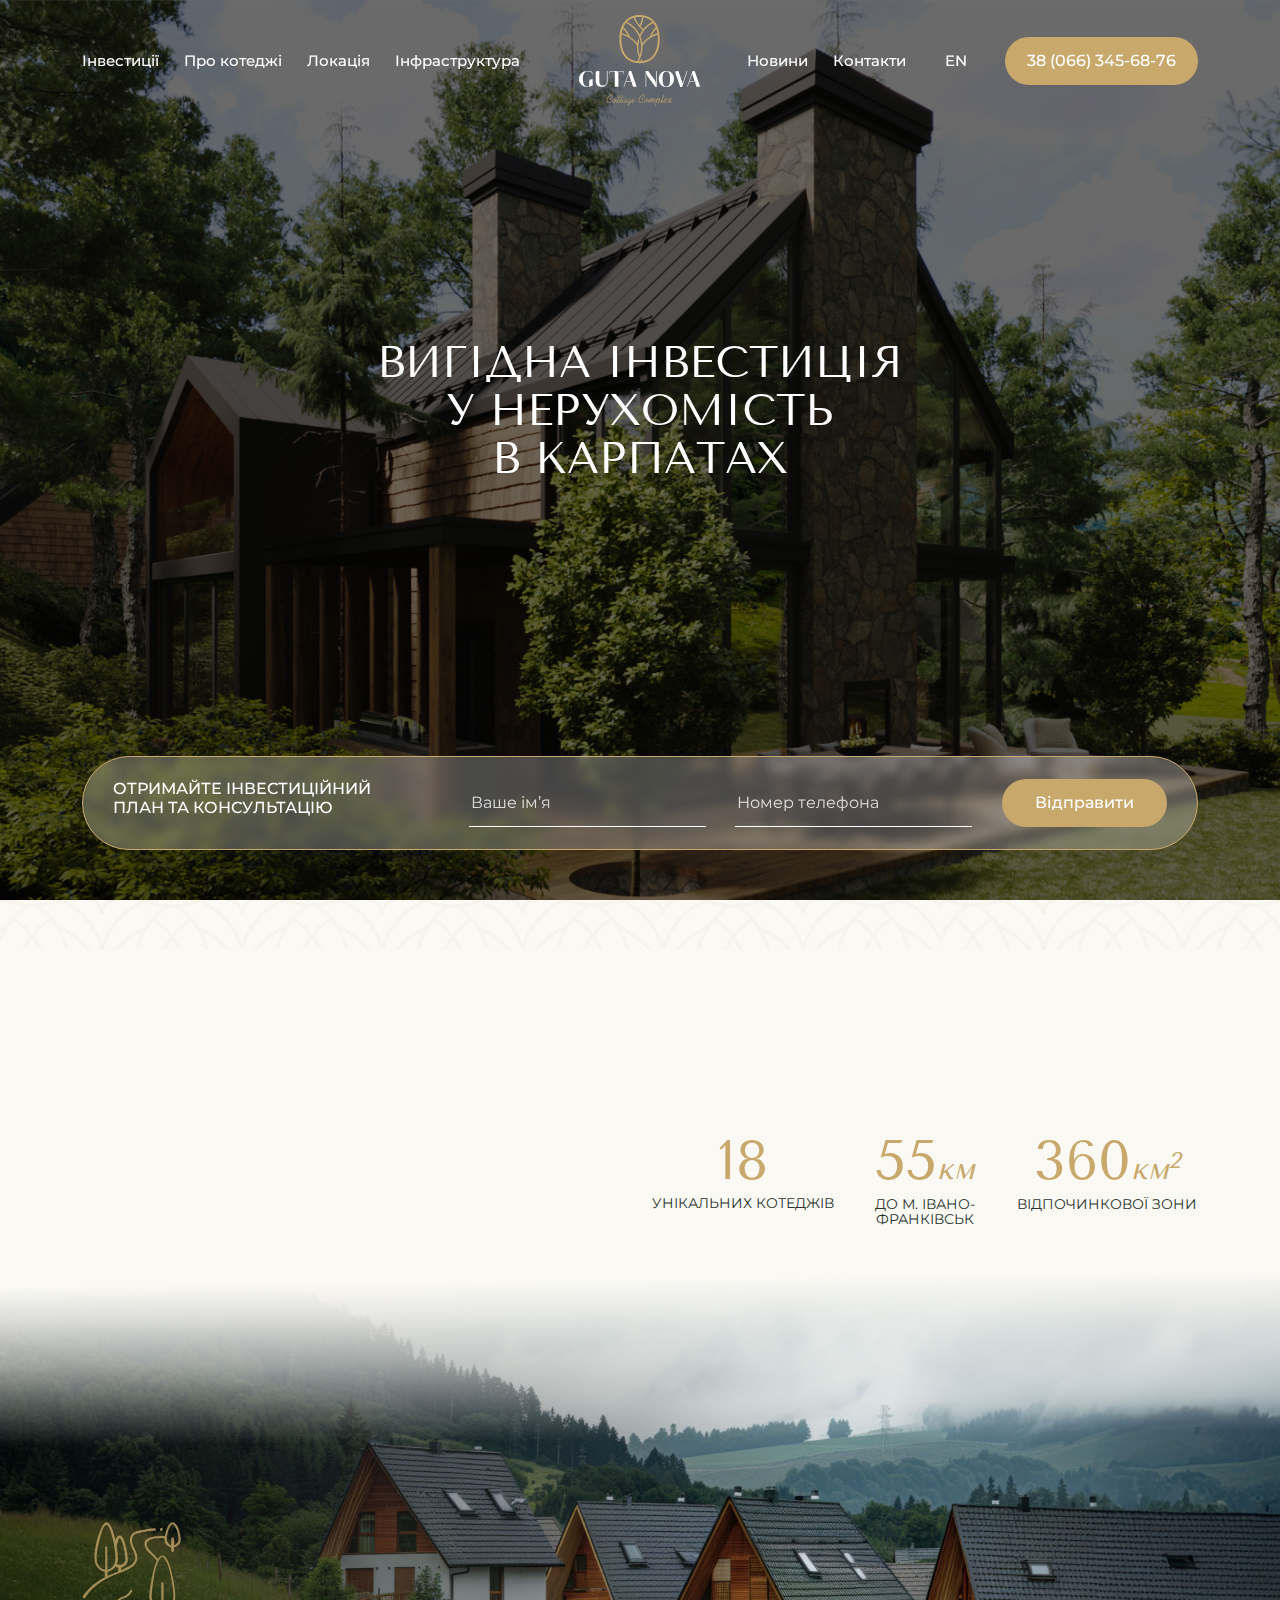
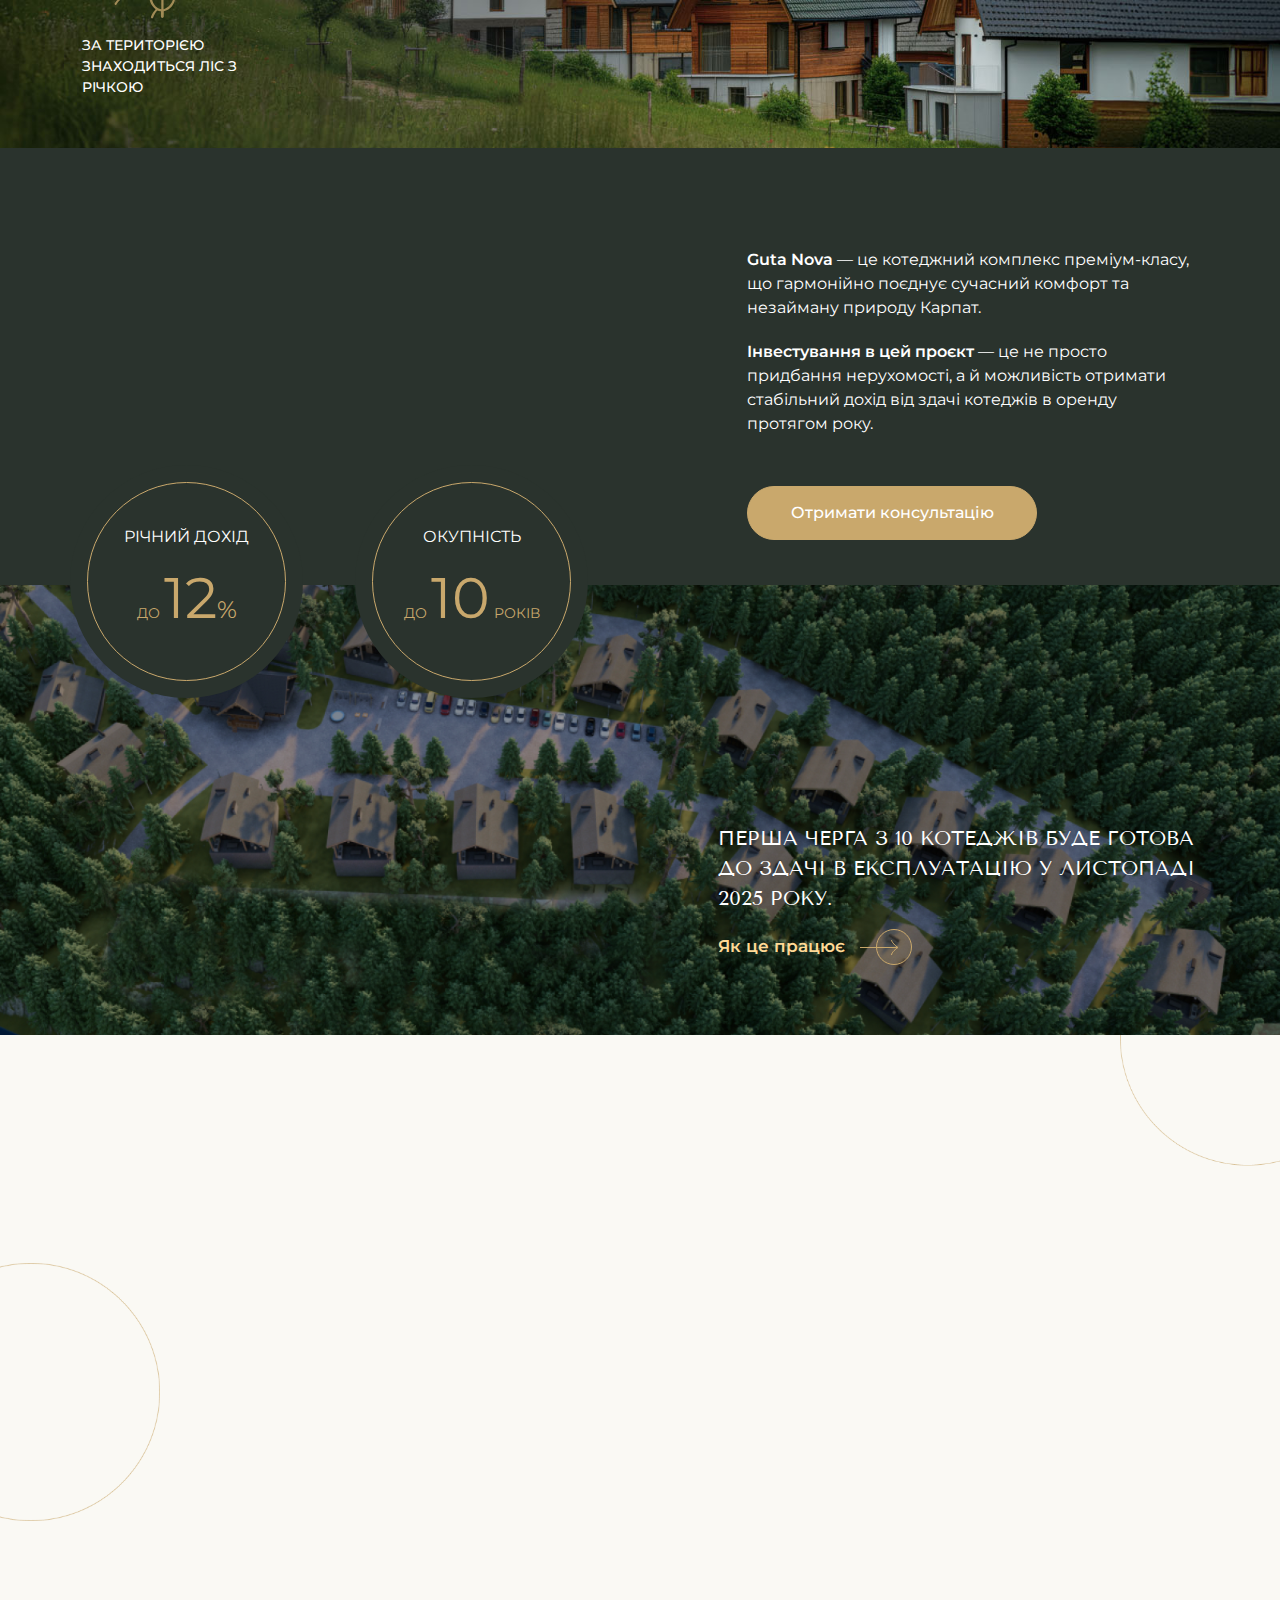
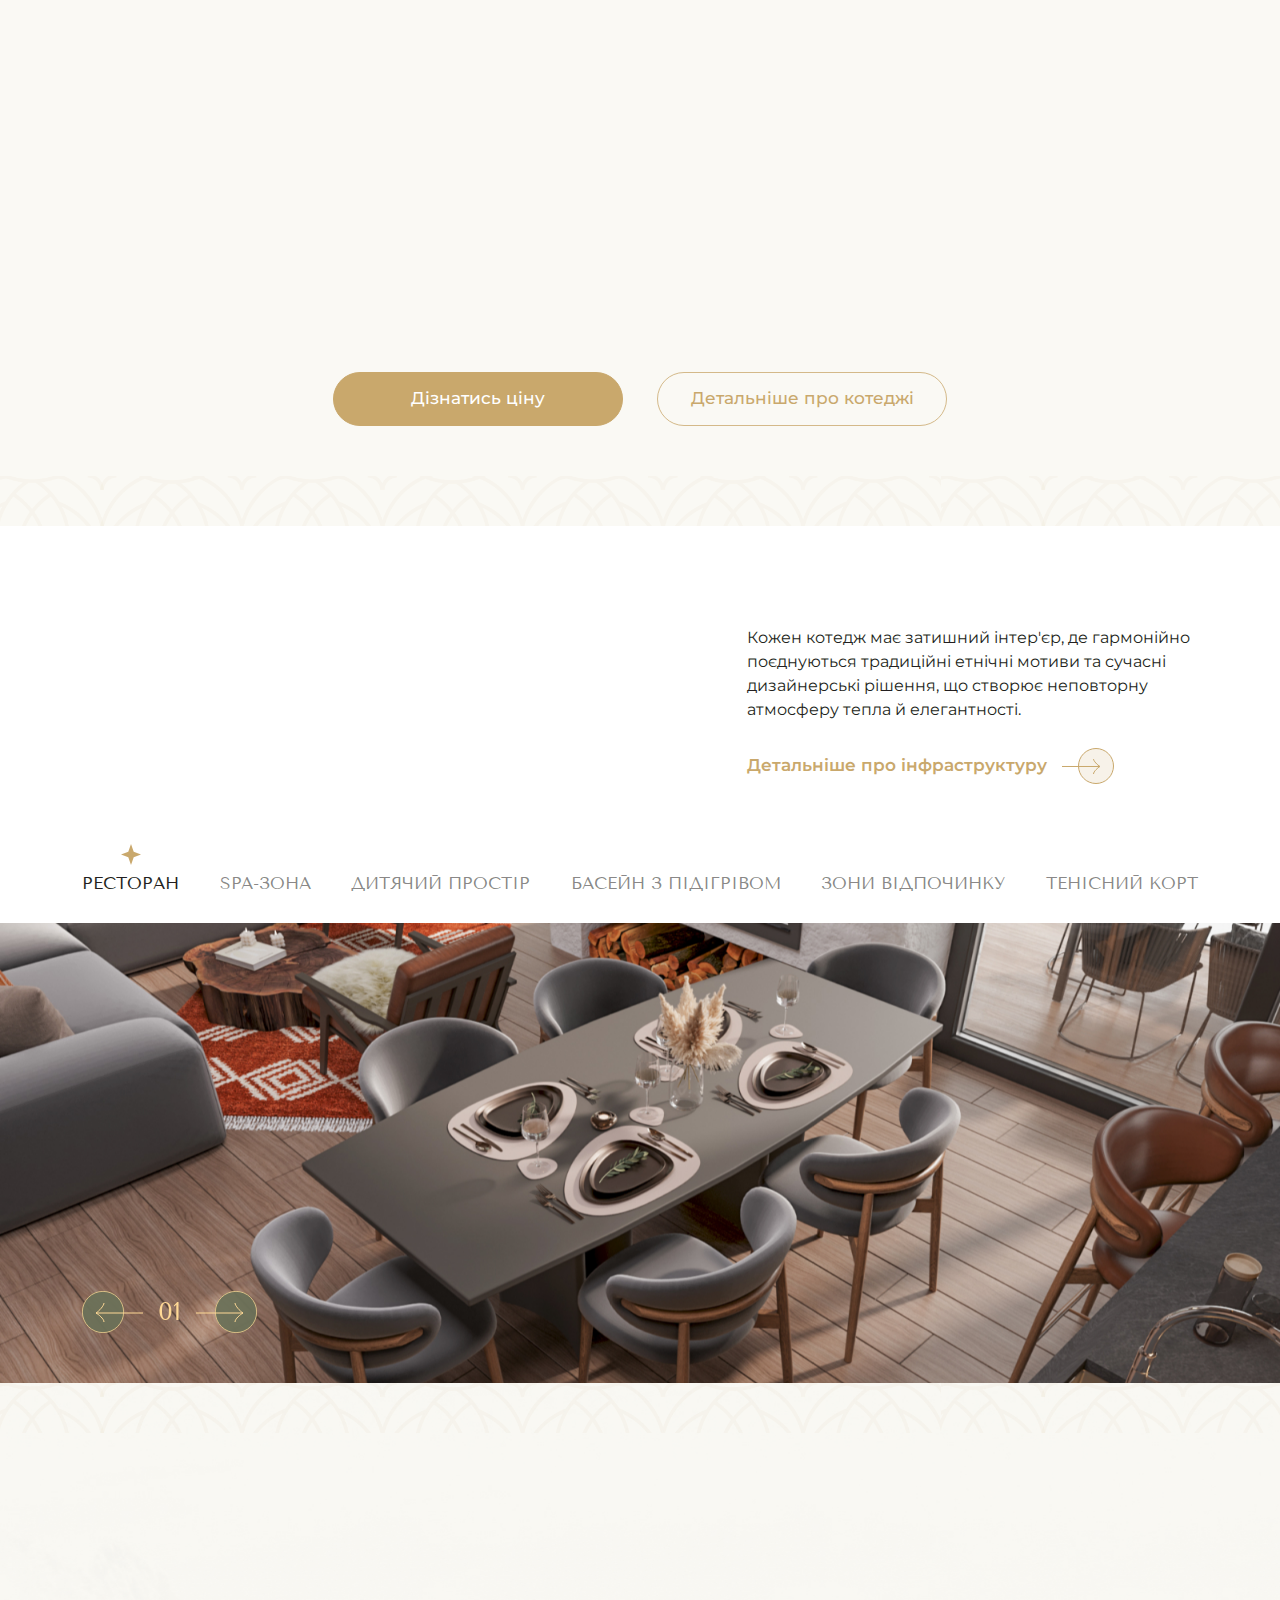
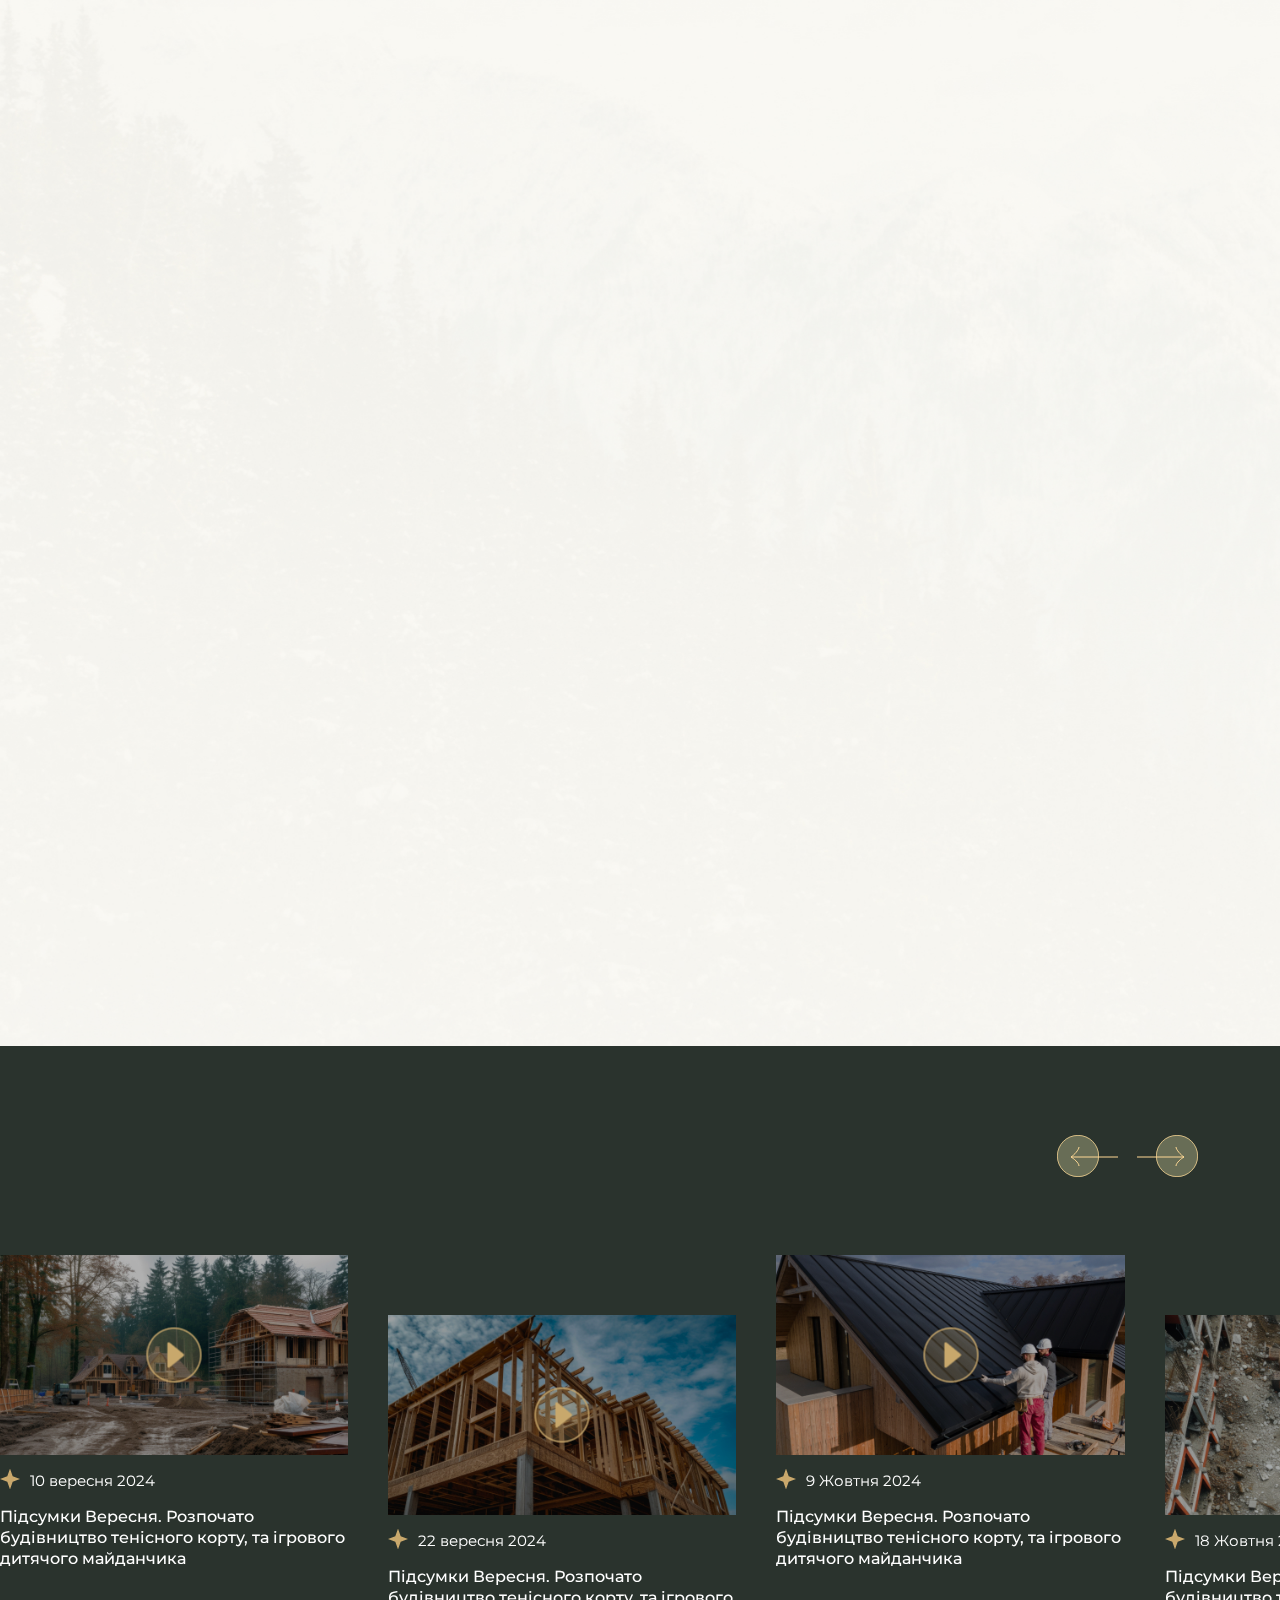
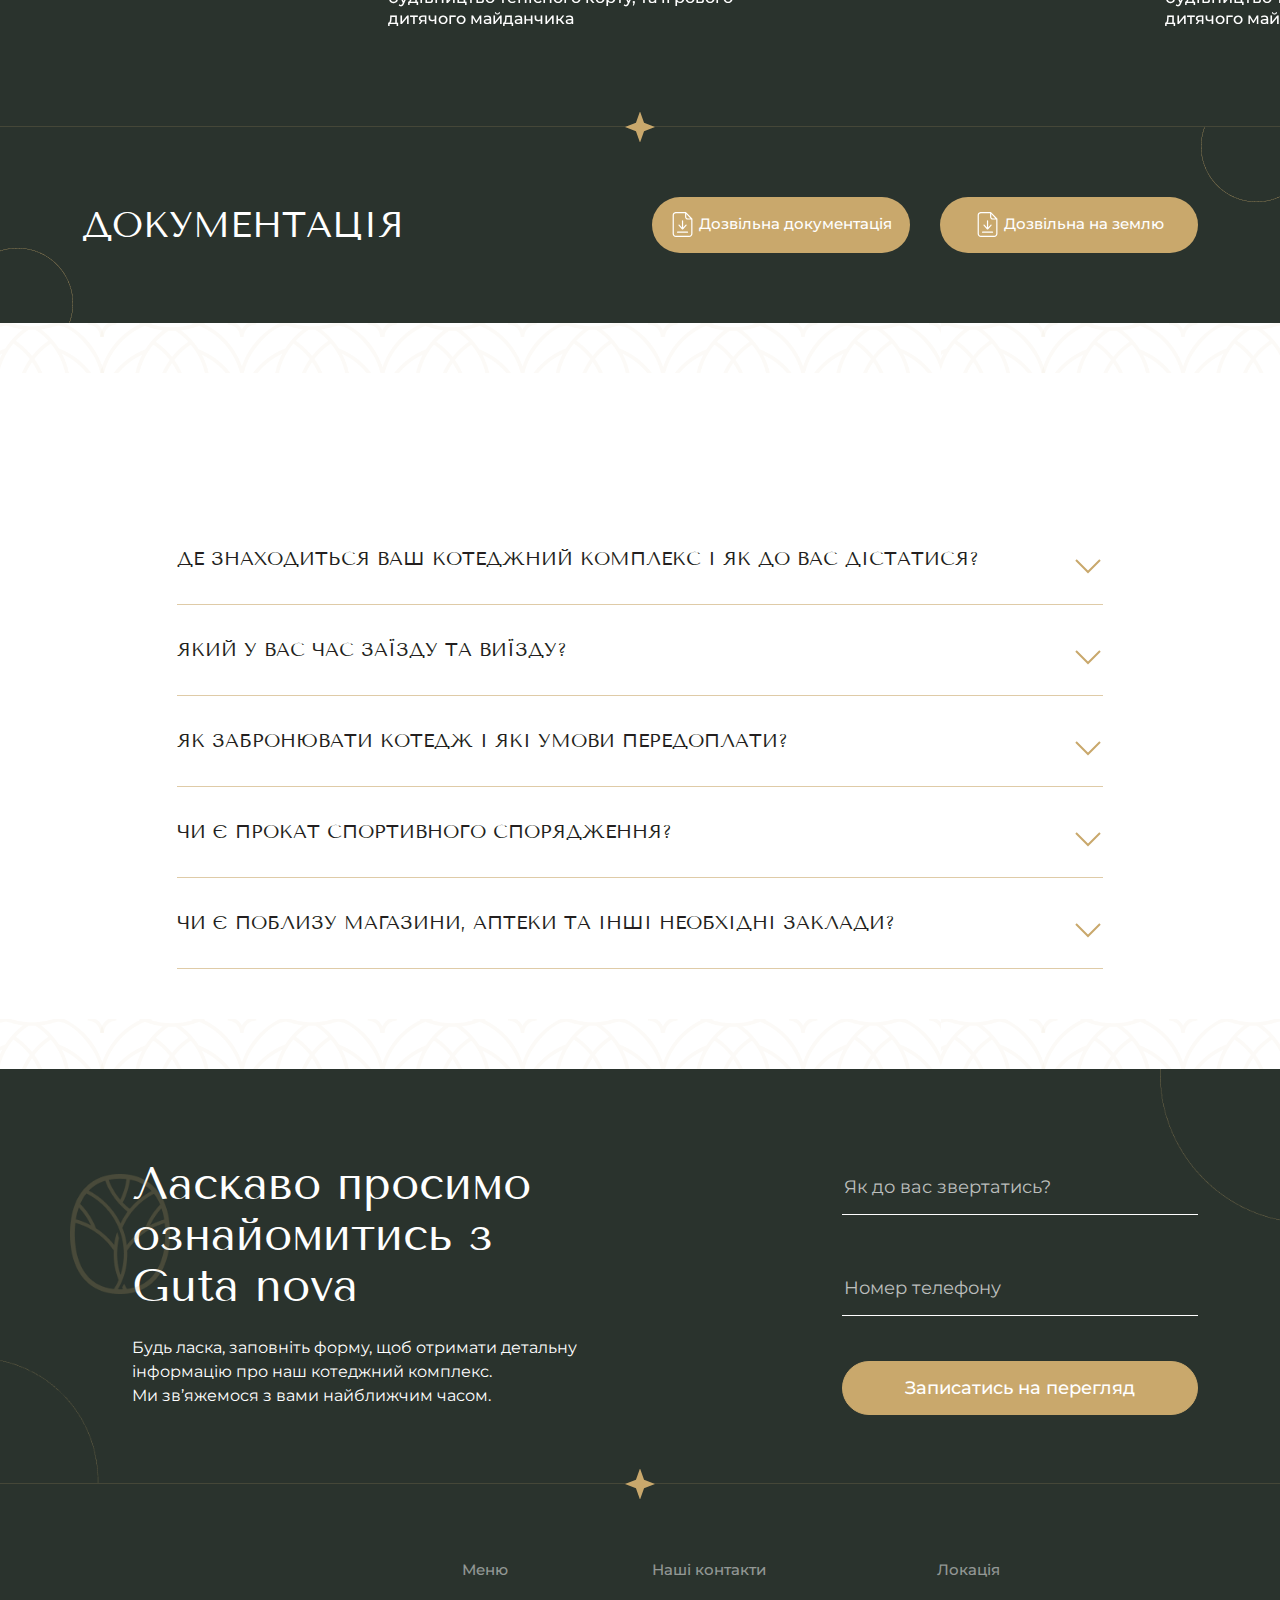
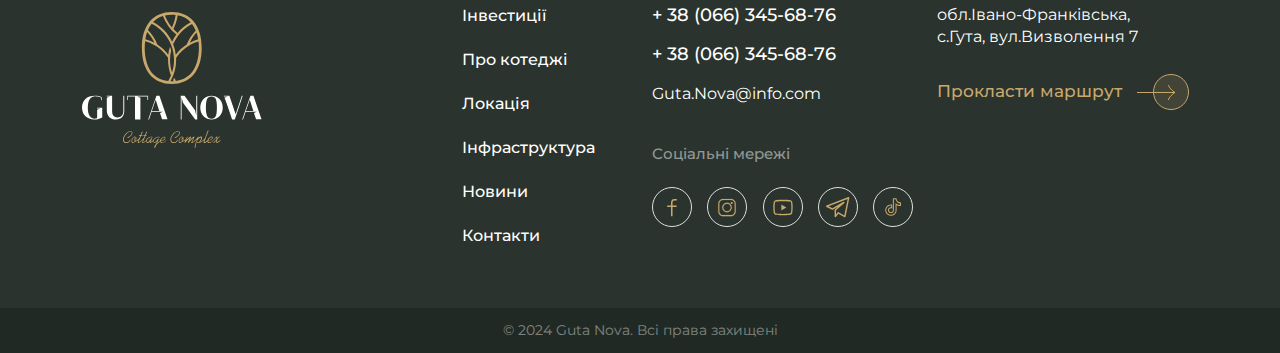
<file: index.html>
<!DOCTYPE html>
<html lang="en">

<head>
    <meta charset="UTF-8">
    <meta name="viewport" content="width=device-width, initial-scale=1.0">
    <link rel="icon" type="image/x-icon" href="favicon.png">
    <title>Main</title>

    <link rel="stylesheet" href="css/lib/bootstrap.min.css">
    <link rel="stylesheet" href="css/lib/fancybox.css">
    <link rel="stylesheet" href="css/lib/swiper-bundle.min.css">
    <link rel="stylesheet" href="css/lib/aos.css">
    <link rel="stylesheet" href="css/style.css">
</head>

<body>
    <header class="header">
        <div class="container">
            <div class="row align-items-center">
                <div class="col-xl-5 mobmenu-col">
                    <button class="close-menu">
                        <img src="img/general/close.png" alt="close">
                    </button>
                    <ul class="headermenu">
                        <li><a href="#invest">Інвестиції</a></li>
                        <li><a href="#about">Про котеджі</a></li>
                        <li><a href="#location">Локація</a></li>
                        <li><a href="#infrastr">Інфраструктура</a></li>
                        <li class="showtel"><a href="#">Новини</a></li>
                        <li class="showtel"><a href="#">Контакти</a></li>
                    </ul>
                </div>
                <div class="col-xl-2 col-lg-3 col-md-4 col-sm-3 col-4">
                    <div class="header-logo">
                        <img src="img/general/logo.svg" alt="logo">
                    </div>
                </div>
                <div class="col-xl-5 col-lg-9 col-md-8 col-sm-9 col-8 mobhide-col">
                    <div class="header__rightsect">
                        <ul>
                            <li><a href="#">Новини</a></li>
                            <li><a href="#">Контакти</a></li>
                        </ul>
                        <div class="header__lang">
                            <a href="#">EN</a>
                        </div>
                        <div class="header__tel">
                            <a href="tel:+380663456876" class="telicon">
                                <img src="img/general/mobtel.svg" alt="tel">
                            </a>
                            <div class="telwrap">
                                <a href="tel:+380663456876" class="telbtn">38 (066) 345-68-76</a>
                            </div>
                        </div>
                        <button class="menubtn">
                            <img src="img/general/menu.png" alt="menu">
                        </button>
                    </div>
                </div>
            </div>
        </div>
    </header>

    <main class="main">
        <section class="herosect">
            <img class="herosect__bg" src="img/main/heroimg.jpg" alt="img">
            <div class="container">
                <h1 data-aos="fade-up">
                    Вигідна інвестиція <br>
                    у нерухомість <br>
                    в Карпатах
                </h1>
            </div>
            <div class="herosect__formwrap">
                <div class="container">
                    <div class="row justify-content-center">
                        <div class="col-xxl-10">
                            <div class="herosect__form">
                                <div class="herosect__formleft">
                                    <p>
                                        Отримайте інвестиційний план та консультацію
                                    </p>
                                </div>
                                <div class="herosect__formright">
                                    <form action="#">
                                        <div class="inputfield">
                                            <input type="text" placeholder="Ваше ім’я">
                                        </div>
                                        <div class="inputfield">
                                            <input class="telinput" type="text" placeholder="Номер телефона">
                                        </div>
                                        <input type="submit" value="Відправити" class="herosect__submit">
                                    </form>
                                </div>
                            </div>
                        </div>
                    </div>
                </div>
            </div>
        </section>

        <section class="exclusivecomplex" id="location">
            <div class="container">
                <h2 data-aos="fade-left">
                    ексклюзивний
                    <span>котеджний комплекс</span>
                </h2>
                <div class="row">
                    <div class="col-xl-6" data-aos="fade-left">
                        <div class="descr">
                            <p>
                                Розташований у мальовничому куточку Карпат, у селі Гута, Івано-Франківської області. Це
                                місце, де гармонійно поєднується комфорт сучасного життя з неповторною красою незайманої
                                природи.
                            </p>
                            <a href="#">
                                Детальніше про локацію
                                <svg width="52" height="36" viewBox="0 0 52 36" fill="none"
                                    xmlns="http://www.w3.org/2000/svg">
                                    <circle cx="34" cy="18" r="17.5" fill="#C9A86C" fill-opacity="0.15"
                                        stroke="#C9A86C" />
                                    <path
                                        d="M0 18.4993L38 18.4993M38 18.4993C35.5 17.0618 31.5 13 31.5 11M38 18.4993C36 19.5618 31.5 23.5 31.5 26"
                                        stroke="#C9A86C" />
                                </svg>
                            </a>
                        </div>
                    </div>
                    <div class="col-xl-6">
                        <div class="infonum">
                            <div class="infonum__box">
                                <span>18</span>
                                <p>унікальних котеджів</p>
                            </div>
                            <div class="infonum__box">
                                <span>55<i>км</i></span>
                                <p>до м. Івано-Франківськ</p>
                            </div>
                            <div class="infonum__box">
                                <span>360<i>км<sup>2</sup></i></span>
                                <p>Відпочинкової зони</p>
                            </div>
                        </div>
                    </div>
                </div>
            </div>
            <div class="exclusivecomplex__bg">
                <img src="img/main/exclusive-bg.jpg" alt="bg">
            </div>
            <div class="exclusivecomplex__bottomic">
                <div class="container">
                    <div class="box">
                        <img src="img/main/exclusivecomp-ic.svg" alt="img">
                        <p>
                            За територією знаходиться Ліс з Річкою
                        </p>
                    </div>
                </div>
            </div>
        </section>

        <section class="investsect" id="invest">
            <div class="investsect__topsect">
                <div class="container">
                    <div class="row">
                        <div class="col-xl-7 col-lg-6">
                            <h2 class="white" data-aos="fade-left">
                                Інвестиційний
                                <span>потенціал</span>
                            </h2>
                        </div>
                        <div class="col-xl-5  col-lg-6">
                            <div class="descr">
                                <p>
                                    <b>Guta Nova</b> — це котеджний комплекс преміум-класу, що гармонійно поєднує
                                    сучасний
                                    комфорт
                                    та незайману природу Карпат.
                                </p>
                                <p>
                                    <b>Інвестування в цей проєкт</b> — це не просто придбання нерухомості, а й
                                    можливість отримати
                                    стабільний дохід від здачі котеджів в оренду протягом року.
                                </p>
                                <a href="#" class="yellowbtn" data-bs-toggle="modal"
                                    data-bs-target="#consultation">Отримати консультацію</a>
                            </div>
                        </div>
                    </div>
                </div>
            </div>
            <div class="investsect__img">
                <div class="investsect__circles">
                    <div class="circleboxwrap">
                        <div class="circlebox">
                            <p class="title">Річний дохід</p>
                            <p class="inf">
                                До <span>12</span><i>%</i>
                            </p>
                        </div>
                    </div>
                    <div class="circleboxwrap">
                        <div class="circlebox">
                            <p class="title">Окупність</p>
                            <p class="inf">
                                До <span>10</span> років
                            </p>
                        </div>
                    </div>
                </div>
                <img src="img/main/img2.jpg" alt="img">
                <div class="investsect__img-info">
                    <div class="container">

                        <div class="infwrap">
                            <p>
                                Перша черга з 10 котеджів буде готова до здачі в експлуатацію у листопаді 2025 року.
                            </p>

                            <a href="#">
                                Як це працює
                                <svg width="52" height="36" viewBox="0 0 52 36" fill="none"
                                    xmlns="http://www.w3.org/2000/svg">
                                    <circle cx="34" cy="18" r="17.5" fill="#C9A86C" fill-opacity="0.15"
                                        stroke="#C9A86C"></circle>
                                    <path
                                        d="M0 18.4993L38 18.4993M38 18.4993C35.5 17.0618 31.5 13 31.5 11M38 18.4993C36 19.5618 31.5 23.5 31.5 26"
                                        stroke="#C9A86C"></path>
                                </svg>
                            </a>
                        </div>
                    </div>
                </div>
            </div>
        </section>

        <section class="cotadges" id="about">
            <div class="cotadges__top">
                <div class="container">
                    <h2 data-aos="fade-up">
                        Котеджі Guta Nova
                    </h2>
                    <p data-aos="fade-up">
                        Кожен котедж має затишний інтер'єр, де гармонійно поєднуються традиційні етнічні мотиви та
                        сучасні
                        дизайнерські рішення, що створює неповторну атмосферу тепла й елегантності. Для кожного будинку
                        передбачено криті паркомісця на дві машини.
                    </p>
                </div>
            </div>
            <div class="cotadges__body">
                <div class="cotadgebox" data-aos="fade-up">
                    <a href="img/main/cot1.jpg" class="cotadgebox__img" data-fancybox="gal1">
                        <img src="img/main/cot1.jpg" alt="img">
                        <div class="hovercot">
                            <div class="hovercotbox">
                                <img src="img/general/img-icon.svg" alt="img">
                                <p>
                                    Переглянути галерею
                                </p>
                            </div>
                        </div>
                    </a>
                    <div class="cotadgebox__descr">
                        <p class="title">Котедж Тип 01</p>
                        <p class="sq">142,56 м<sup>²</sup></p>
                    </div>

                    <div class="hidden-gallery-images">
                        <a href="img/main/cot1.jpg" data-fancybox="gal1">
                            <img src="img/main/cot1.jpg" alt="img">
                        </a>
                        <a href="img/main/cot1.jpg" data-fancybox="gal1">
                            <img src="img/main/cot1.jpg" alt="img">
                        </a>
                    </div>

                </div>
                <div class="cotadgebox" data-aos="fade-up">
                    <a href="img/main/cot2.jpg" class="cotadgebox__img" data-fancybox="gal2">
                        <img src="img/main/cot2.jpg" alt="img">
                        <div class="hovercot">
                            <div class="hovercotbox">
                                <img src="img/general/img-icon.svg" alt="img">
                                <p>
                                    Переглянути галерею
                                </p>
                            </div>
                        </div>
                    </a>
                    <div class="cotadgebox__descr">
                        <p class="title">Котедж Тип 02</p>
                        <p class="sq">161,37 м<sup>²</sup></p>
                    </div>

                    <div class="hidden-gallery-images">
                        <a href="img/main/cot2.jpg" data-fancybox="gal2">
                            <img src="img/main/cot2.jpg" alt="img">
                        </a>
                        <a href="img/main/cot2.jpg" data-fancybox="gal2">
                            <img src="img/main/cot2.jpg" alt="img">
                        </a>
                    </div>

                </div>
                <div class="cotadgebox" data-aos="fade-up">
                    <a href="img/main/cot3.jpg" class="cotadgebox__img" data-fancybox="gal3">
                        <img src="img/main/cot3.jpg" alt="img">
                        <div class="hovercot">
                            <div class="hovercotbox">
                                <img src="img/general/img-icon.svg" alt="img">
                                <p>
                                    Переглянути галерею
                                </p>
                            </div>
                        </div>
                    </a>
                    <div class="cotadgebox__descr">
                        <p class="title">Котедж Тип 03</p>
                        <p class="sq">186,22 м<sup>²</sup></p>
                    </div>

                    <div class="hidden-gallery-images">
                        <a href="img/main/cot3.jpg" data-fancybox="gal3">
                            <img src="img/main/cot3.jpg" alt="img">
                        </a>
                        <a href="img/main/cot3.jpg" data-fancybox="gal3">
                            <img src="img/main/cot3.jpg" alt="img">
                        </a>
                    </div>

                </div>
            </div>
            <div class="cotadges__btns">
                <a href="#" class="yellowbtn">Дізнатись ціну</a>
                <a href="#" class="yellowbtn borderbtn">Детальніше про котеджі</a>
            </div>

            <img class="absel1" src="img/main/ellips1.png" alt="img">
            <img class="absel2" src="img/main/ellips2.png" alt="img">
        </section>

        <section class="infrastucture" id="infrastr">
            <div class="container">
                <div class="infrastucture__top">
                    <div class="row">
                        <div class="col-xl-7 col-lg-6">
                            <h2 data-aos="fade-left">
                                Інфаструктура
                                <span>Guta Nova</span>
                            </h2>
                        </div>
                        <div class="col-xl-5 col-lg-6">
                            <div class="descr">
                                <p>
                                    Кожен котедж має затишний інтер'єр, де гармонійно поєднуються традиційні етнічні
                                    мотиви та сучасні дизайнерські рішення, що створює неповторну атмосферу тепла й
                                    елегантності.
                                </p>
                                <a href="#" class="arrlink">
                                    Детальніше про інфраструктуру
                                    <svg width="52" height="36" viewBox="0 0 52 36" fill="none"
                                        xmlns="http://www.w3.org/2000/svg">
                                        <circle cx="34" cy="18" r="17.5" fill="#C9A86C" fill-opacity="0.15"
                                            stroke="#C9A86C"></circle>
                                        <path
                                            d="M0 18.4993L38 18.4993M38 18.4993C35.5 17.0618 31.5 13 31.5 11M38 18.4993C36 19.5618 31.5 23.5 31.5 26"
                                            stroke="#C9A86C"></path>
                                    </svg>
                                </a>
                            </div>
                        </div>
                    </div>
                </div>
            </div>
            <div class="infrastucture__tabswrapper">
                <div class="container">
                    <div class="infrtabsheader">
                        <button>Ресторан</button>
                        <button>SPA-зона</button>
                        <button>дитячий простір</button>
                        <button>басейн з підігрівом</button>
                        <button>зони відпочинку</button>
                        <button>тенісний корт</button>
                    </div>
                </div>
                <div class="infrtabsbody">
                    <div class="tabcontent">
                        <div class="swiper mySwiper">
                            <div class="swiper-wrapper">
                                <div class="swiper-slide">
                                    <div class="imgwrap">
                                        <img src="img/main/slide.jpg" alt="slide">
                                    </div>
                                </div>
                                <div class="swiper-slide">
                                    <div class="imgwrap">
                                        <img src="img/main/slide.jpg" alt="slide">
                                    </div>
                                </div>
                            </div>
                            <div class="slidernavbox-wrap">
                                <div class="container">
                                    <div class="slidernavbox">
                                        <div class="swiper-button-prev">
                                            <svg width="61" height="42" viewBox="0 0 61 42" fill="none"
                                                xmlns="http://www.w3.org/2000/svg">
                                                <g filter="url(#filter0_b_186_1080)">
                                                    <circle cx="21" cy="21" r="21" transform="matrix(-1 0 0 1 42 0)"
                                                        fill="#6B7158" fill-opacity="0.95" />
                                                    <circle cx="21" cy="21" r="20.6379"
                                                        transform="matrix(-1 0 0 1 42 0)" stroke="#FFD995"
                                                        stroke-width="0.724138" />
                                                </g>
                                                <path
                                                    d="M61 22L14 22M14 22C17.0921 20.1792 22 14.5333 22 12M14 22C16.4737 23.3458 22 27.8333 22 31"
                                                    stroke="#FFD995" />
                                                <defs>
                                                    <filter id="filter0_b_186_1080" x="-6.56178" y="-6.56178"
                                                        width="55.1236" height="55.1236" filterUnits="userSpaceOnUse"
                                                        color-interpolation-filters="sRGB">
                                                        <feFlood flood-opacity="0" result="BackgroundImageFix" />
                                                        <feGaussianBlur in="BackgroundImageFix"
                                                            stdDeviation="3.28089" />
                                                        <feComposite in2="SourceAlpha" operator="in"
                                                            result="effect1_backgroundBlur_186_1080" />
                                                        <feBlend mode="normal" in="SourceGraphic"
                                                            in2="effect1_backgroundBlur_186_1080" result="shape" />
                                                    </filter>
                                                </defs>
                                            </svg>
                                        </div>
                                        <div class="swiper-pagination"></div>
                                        <div class="swiper-button-next">
                                            <svg width="61" height="42" viewBox="0 0 61 42" fill="none"
                                                xmlns="http://www.w3.org/2000/svg">
                                                <g filter="url(#filter0_b_186_1071)">
                                                    <circle cx="40" cy="21" r="21" fill="#6B7158" fill-opacity="0.95" />
                                                    <circle cx="40" cy="21" r="20.6379" stroke="#FFD995"
                                                        stroke-width="0.724138" />
                                                </g>
                                                <path
                                                    d="M0 22L47 22M47 22C43.9079 20.1792 39 14.5333 39 12M47 22C44.5263 23.3458 39 27.8333 39 31"
                                                    stroke="#FFD995" />
                                                <defs>
                                                    <filter id="filter0_b_186_1071" x="12.4382" y="-6.56178"
                                                        width="55.1236" height="55.1236" filterUnits="userSpaceOnUse"
                                                        color-interpolation-filters="sRGB">
                                                        <feFlood flood-opacity="0" result="BackgroundImageFix" />
                                                        <feGaussianBlur in="BackgroundImageFix"
                                                            stdDeviation="3.28089" />
                                                        <feComposite in2="SourceAlpha" operator="in"
                                                            result="effect1_backgroundBlur_186_1071" />
                                                        <feBlend mode="normal" in="SourceGraphic"
                                                            in2="effect1_backgroundBlur_186_1071" result="shape" />
                                                    </filter>
                                                </defs>
                                            </svg>
                                        </div>
                                    </div>
                                </div>
                            </div>
                        </div>
                    </div>
                    <div class="tabcontent">
                        <div class="swiper mySwiper">
                            <div class="swiper-wrapper">
                                <div class="swiper-slide">
                                    <div class="imgwrap">
                                        <img src="img/main/heroimg.jpg" alt="slide">
                                    </div>
                                </div>
                                <div class="swiper-slide">
                                    <div class="imgwrap">
                                        <img src="img/main/slide.jpg" alt="slide">
                                    </div>
                                </div>
                            </div>
                            <div class="slidernavbox-wrap">
                                <div class="container">
                                    <div class="slidernavbox">
                                        <div class="swiper-button-prev">
                                            <svg width="61" height="42" viewBox="0 0 61 42" fill="none"
                                                xmlns="http://www.w3.org/2000/svg">
                                                <g filter="url(#filter0_b_186_1080)">
                                                    <circle cx="21" cy="21" r="21" transform="matrix(-1 0 0 1 42 0)"
                                                        fill="#6B7158" fill-opacity="0.95" />
                                                    <circle cx="21" cy="21" r="20.6379"
                                                        transform="matrix(-1 0 0 1 42 0)" stroke="#FFD995"
                                                        stroke-width="0.724138" />
                                                </g>
                                                <path
                                                    d="M61 22L14 22M14 22C17.0921 20.1792 22 14.5333 22 12M14 22C16.4737 23.3458 22 27.8333 22 31"
                                                    stroke="#FFD995" />
                                                <defs>
                                                    <filter id="filter0_b_186_1080" x="-6.56178" y="-6.56178"
                                                        width="55.1236" height="55.1236" filterUnits="userSpaceOnUse"
                                                        color-interpolation-filters="sRGB">
                                                        <feFlood flood-opacity="0" result="BackgroundImageFix" />
                                                        <feGaussianBlur in="BackgroundImageFix"
                                                            stdDeviation="3.28089" />
                                                        <feComposite in2="SourceAlpha" operator="in"
                                                            result="effect1_backgroundBlur_186_1080" />
                                                        <feBlend mode="normal" in="SourceGraphic"
                                                            in2="effect1_backgroundBlur_186_1080" result="shape" />
                                                    </filter>
                                                </defs>
                                            </svg>
                                        </div>
                                        <div class="swiper-pagination"></div>
                                        <div class="swiper-button-next">
                                            <svg width="61" height="42" viewBox="0 0 61 42" fill="none"
                                                xmlns="http://www.w3.org/2000/svg">
                                                <g filter="url(#filter0_b_186_1071)">
                                                    <circle cx="40" cy="21" r="21" fill="#6B7158" fill-opacity="0.95" />
                                                    <circle cx="40" cy="21" r="20.6379" stroke="#FFD995"
                                                        stroke-width="0.724138" />
                                                </g>
                                                <path
                                                    d="M0 22L47 22M47 22C43.9079 20.1792 39 14.5333 39 12M47 22C44.5263 23.3458 39 27.8333 39 31"
                                                    stroke="#FFD995" />
                                                <defs>
                                                    <filter id="filter0_b_186_1071" x="12.4382" y="-6.56178"
                                                        width="55.1236" height="55.1236" filterUnits="userSpaceOnUse"
                                                        color-interpolation-filters="sRGB">
                                                        <feFlood flood-opacity="0" result="BackgroundImageFix" />
                                                        <feGaussianBlur in="BackgroundImageFix"
                                                            stdDeviation="3.28089" />
                                                        <feComposite in2="SourceAlpha" operator="in"
                                                            result="effect1_backgroundBlur_186_1071" />
                                                        <feBlend mode="normal" in="SourceGraphic"
                                                            in2="effect1_backgroundBlur_186_1071" result="shape" />
                                                    </filter>
                                                </defs>
                                            </svg>
                                        </div>
                                    </div>
                                </div>
                            </div>
                        </div>
                    </div>
                    <div class="tabcontent">
                        <div class="swiper mySwiper">
                            <div class="swiper-wrapper">
                                <div class="swiper-slide">
                                    <div class="imgwrap">
                                        <img src="img/main/slide.jpg" alt="slide">
                                    </div>
                                </div>
                                <div class="swiper-slide">
                                    <div class="imgwrap">
                                        <img src="img/main/slide.jpg" alt="slide">
                                    </div>
                                </div>
                            </div>
                            <div class="slidernavbox-wrap">
                                <div class="container">
                                    <div class="slidernavbox">
                                        <div class="swiper-button-prev">
                                            <svg width="61" height="42" viewBox="0 0 61 42" fill="none"
                                                xmlns="http://www.w3.org/2000/svg">
                                                <g filter="url(#filter0_b_186_1080)">
                                                    <circle cx="21" cy="21" r="21" transform="matrix(-1 0 0 1 42 0)"
                                                        fill="#6B7158" fill-opacity="0.95" />
                                                    <circle cx="21" cy="21" r="20.6379"
                                                        transform="matrix(-1 0 0 1 42 0)" stroke="#FFD995"
                                                        stroke-width="0.724138" />
                                                </g>
                                                <path
                                                    d="M61 22L14 22M14 22C17.0921 20.1792 22 14.5333 22 12M14 22C16.4737 23.3458 22 27.8333 22 31"
                                                    stroke="#FFD995" />
                                                <defs>
                                                    <filter id="filter0_b_186_1080" x="-6.56178" y="-6.56178"
                                                        width="55.1236" height="55.1236" filterUnits="userSpaceOnUse"
                                                        color-interpolation-filters="sRGB">
                                                        <feFlood flood-opacity="0" result="BackgroundImageFix" />
                                                        <feGaussianBlur in="BackgroundImageFix"
                                                            stdDeviation="3.28089" />
                                                        <feComposite in2="SourceAlpha" operator="in"
                                                            result="effect1_backgroundBlur_186_1080" />
                                                        <feBlend mode="normal" in="SourceGraphic"
                                                            in2="effect1_backgroundBlur_186_1080" result="shape" />
                                                    </filter>
                                                </defs>
                                            </svg>
                                        </div>
                                        <div class="swiper-pagination"></div>
                                        <div class="swiper-button-next">
                                            <svg width="61" height="42" viewBox="0 0 61 42" fill="none"
                                                xmlns="http://www.w3.org/2000/svg">
                                                <g filter="url(#filter0_b_186_1071)">
                                                    <circle cx="40" cy="21" r="21" fill="#6B7158" fill-opacity="0.95" />
                                                    <circle cx="40" cy="21" r="20.6379" stroke="#FFD995"
                                                        stroke-width="0.724138" />
                                                </g>
                                                <path
                                                    d="M0 22L47 22M47 22C43.9079 20.1792 39 14.5333 39 12M47 22C44.5263 23.3458 39 27.8333 39 31"
                                                    stroke="#FFD995" />
                                                <defs>
                                                    <filter id="filter0_b_186_1071" x="12.4382" y="-6.56178"
                                                        width="55.1236" height="55.1236" filterUnits="userSpaceOnUse"
                                                        color-interpolation-filters="sRGB">
                                                        <feFlood flood-opacity="0" result="BackgroundImageFix" />
                                                        <feGaussianBlur in="BackgroundImageFix"
                                                            stdDeviation="3.28089" />
                                                        <feComposite in2="SourceAlpha" operator="in"
                                                            result="effect1_backgroundBlur_186_1071" />
                                                        <feBlend mode="normal" in="SourceGraphic"
                                                            in2="effect1_backgroundBlur_186_1071" result="shape" />
                                                    </filter>
                                                </defs>
                                            </svg>
                                        </div>
                                    </div>
                                </div>
                            </div>
                        </div>
                    </div>
                    <div class="tabcontent">
                        <div class="swiper mySwiper">
                            <div class="swiper-wrapper">
                                <div class="swiper-slide">
                                    <div class="imgwrap">
                                        <img src="img/main/slide.jpg" alt="slide">
                                    </div>
                                </div>
                                <div class="swiper-slide">
                                    <div class="imgwrap">
                                        <img src="img/main/slide.jpg" alt="slide">
                                    </div>
                                </div>
                            </div>
                            <div class="slidernavbox-wrap">
                                <div class="container">
                                    <div class="slidernavbox">
                                        <div class="swiper-button-prev">
                                            <svg width="61" height="42" viewBox="0 0 61 42" fill="none"
                                                xmlns="http://www.w3.org/2000/svg">
                                                <g filter="url(#filter0_b_186_1080)">
                                                    <circle cx="21" cy="21" r="21" transform="matrix(-1 0 0 1 42 0)"
                                                        fill="#6B7158" fill-opacity="0.95" />
                                                    <circle cx="21" cy="21" r="20.6379"
                                                        transform="matrix(-1 0 0 1 42 0)" stroke="#FFD995"
                                                        stroke-width="0.724138" />
                                                </g>
                                                <path
                                                    d="M61 22L14 22M14 22C17.0921 20.1792 22 14.5333 22 12M14 22C16.4737 23.3458 22 27.8333 22 31"
                                                    stroke="#FFD995" />
                                                <defs>
                                                    <filter id="filter0_b_186_1080" x="-6.56178" y="-6.56178"
                                                        width="55.1236" height="55.1236" filterUnits="userSpaceOnUse"
                                                        color-interpolation-filters="sRGB">
                                                        <feFlood flood-opacity="0" result="BackgroundImageFix" />
                                                        <feGaussianBlur in="BackgroundImageFix"
                                                            stdDeviation="3.28089" />
                                                        <feComposite in2="SourceAlpha" operator="in"
                                                            result="effect1_backgroundBlur_186_1080" />
                                                        <feBlend mode="normal" in="SourceGraphic"
                                                            in2="effect1_backgroundBlur_186_1080" result="shape" />
                                                    </filter>
                                                </defs>
                                            </svg>
                                        </div>
                                        <div class="swiper-pagination"></div>
                                        <div class="swiper-button-next">
                                            <svg width="61" height="42" viewBox="0 0 61 42" fill="none"
                                                xmlns="http://www.w3.org/2000/svg">
                                                <g filter="url(#filter0_b_186_1071)">
                                                    <circle cx="40" cy="21" r="21" fill="#6B7158" fill-opacity="0.95" />
                                                    <circle cx="40" cy="21" r="20.6379" stroke="#FFD995"
                                                        stroke-width="0.724138" />
                                                </g>
                                                <path
                                                    d="M0 22L47 22M47 22C43.9079 20.1792 39 14.5333 39 12M47 22C44.5263 23.3458 39 27.8333 39 31"
                                                    stroke="#FFD995" />
                                                <defs>
                                                    <filter id="filter0_b_186_1071" x="12.4382" y="-6.56178"
                                                        width="55.1236" height="55.1236" filterUnits="userSpaceOnUse"
                                                        color-interpolation-filters="sRGB">
                                                        <feFlood flood-opacity="0" result="BackgroundImageFix" />
                                                        <feGaussianBlur in="BackgroundImageFix"
                                                            stdDeviation="3.28089" />
                                                        <feComposite in2="SourceAlpha" operator="in"
                                                            result="effect1_backgroundBlur_186_1071" />
                                                        <feBlend mode="normal" in="SourceGraphic"
                                                            in2="effect1_backgroundBlur_186_1071" result="shape" />
                                                    </filter>
                                                </defs>
                                            </svg>
                                        </div>
                                    </div>
                                </div>
                            </div>
                        </div>
                    </div>
                    <div class="tabcontent">
                        <div class="swiper mySwiper">
                            <div class="swiper-wrapper">
                                <div class="swiper-slide">
                                    <div class="imgwrap">
                                        <img src="img/main/slide.jpg" alt="slide">
                                    </div>
                                </div>
                                <div class="swiper-slide">
                                    <div class="imgwrap">
                                        <img src="img/main/slide.jpg" alt="slide">
                                    </div>
                                </div>
                            </div>
                            <div class="slidernavbox-wrap">
                                <div class="container">
                                    <div class="slidernavbox">
                                        <div class="swiper-button-prev">
                                            <svg width="61" height="42" viewBox="0 0 61 42" fill="none"
                                                xmlns="http://www.w3.org/2000/svg">
                                                <g filter="url(#filter0_b_186_1080)">
                                                    <circle cx="21" cy="21" r="21" transform="matrix(-1 0 0 1 42 0)"
                                                        fill="#6B7158" fill-opacity="0.95" />
                                                    <circle cx="21" cy="21" r="20.6379"
                                                        transform="matrix(-1 0 0 1 42 0)" stroke="#FFD995"
                                                        stroke-width="0.724138" />
                                                </g>
                                                <path
                                                    d="M61 22L14 22M14 22C17.0921 20.1792 22 14.5333 22 12M14 22C16.4737 23.3458 22 27.8333 22 31"
                                                    stroke="#FFD995" />
                                                <defs>
                                                    <filter id="filter0_b_186_1080" x="-6.56178" y="-6.56178"
                                                        width="55.1236" height="55.1236" filterUnits="userSpaceOnUse"
                                                        color-interpolation-filters="sRGB">
                                                        <feFlood flood-opacity="0" result="BackgroundImageFix" />
                                                        <feGaussianBlur in="BackgroundImageFix"
                                                            stdDeviation="3.28089" />
                                                        <feComposite in2="SourceAlpha" operator="in"
                                                            result="effect1_backgroundBlur_186_1080" />
                                                        <feBlend mode="normal" in="SourceGraphic"
                                                            in2="effect1_backgroundBlur_186_1080" result="shape" />
                                                    </filter>
                                                </defs>
                                            </svg>
                                        </div>
                                        <div class="swiper-pagination"></div>
                                        <div class="swiper-button-next">
                                            <svg width="61" height="42" viewBox="0 0 61 42" fill="none"
                                                xmlns="http://www.w3.org/2000/svg">
                                                <g filter="url(#filter0_b_186_1071)">
                                                    <circle cx="40" cy="21" r="21" fill="#6B7158" fill-opacity="0.95" />
                                                    <circle cx="40" cy="21" r="20.6379" stroke="#FFD995"
                                                        stroke-width="0.724138" />
                                                </g>
                                                <path
                                                    d="M0 22L47 22M47 22C43.9079 20.1792 39 14.5333 39 12M47 22C44.5263 23.3458 39 27.8333 39 31"
                                                    stroke="#FFD995" />
                                                <defs>
                                                    <filter id="filter0_b_186_1071" x="12.4382" y="-6.56178"
                                                        width="55.1236" height="55.1236" filterUnits="userSpaceOnUse"
                                                        color-interpolation-filters="sRGB">
                                                        <feFlood flood-opacity="0" result="BackgroundImageFix" />
                                                        <feGaussianBlur in="BackgroundImageFix"
                                                            stdDeviation="3.28089" />
                                                        <feComposite in2="SourceAlpha" operator="in"
                                                            result="effect1_backgroundBlur_186_1071" />
                                                        <feBlend mode="normal" in="SourceGraphic"
                                                            in2="effect1_backgroundBlur_186_1071" result="shape" />
                                                    </filter>
                                                </defs>
                                            </svg>
                                        </div>
                                    </div>
                                </div>
                            </div>
                        </div>
                    </div>
                    <div class="tabcontent">
                        <div class="swiper mySwiper">
                            <div class="swiper-wrapper">
                                <div class="swiper-slide">
                                    <div class="imgwrap">
                                        <img src="img/main/slide.jpg" alt="slide">
                                    </div>
                                </div>
                                <div class="swiper-slide">
                                    <div class="imgwrap">
                                        <img src="img/main/slide.jpg" alt="slide">
                                    </div>
                                </div>
                            </div>
                            <div class="slidernavbox-wrap">
                                <div class="container">
                                    <div class="slidernavbox">
                                        <div class="swiper-button-prev">
                                            <svg width="61" height="42" viewBox="0 0 61 42" fill="none"
                                                xmlns="http://www.w3.org/2000/svg">
                                                <g filter="url(#filter0_b_186_1080)">
                                                    <circle cx="21" cy="21" r="21" transform="matrix(-1 0 0 1 42 0)"
                                                        fill="#6B7158" fill-opacity="0.95" />
                                                    <circle cx="21" cy="21" r="20.6379"
                                                        transform="matrix(-1 0 0 1 42 0)" stroke="#FFD995"
                                                        stroke-width="0.724138" />
                                                </g>
                                                <path
                                                    d="M61 22L14 22M14 22C17.0921 20.1792 22 14.5333 22 12M14 22C16.4737 23.3458 22 27.8333 22 31"
                                                    stroke="#FFD995" />
                                                <defs>
                                                    <filter id="filter0_b_186_1080" x="-6.56178" y="-6.56178"
                                                        width="55.1236" height="55.1236" filterUnits="userSpaceOnUse"
                                                        color-interpolation-filters="sRGB">
                                                        <feFlood flood-opacity="0" result="BackgroundImageFix" />
                                                        <feGaussianBlur in="BackgroundImageFix"
                                                            stdDeviation="3.28089" />
                                                        <feComposite in2="SourceAlpha" operator="in"
                                                            result="effect1_backgroundBlur_186_1080" />
                                                        <feBlend mode="normal" in="SourceGraphic"
                                                            in2="effect1_backgroundBlur_186_1080" result="shape" />
                                                    </filter>
                                                </defs>
                                            </svg>
                                        </div>
                                        <div class="swiper-pagination"></div>
                                        <div class="swiper-button-next">
                                            <svg width="61" height="42" viewBox="0 0 61 42" fill="none"
                                                xmlns="http://www.w3.org/2000/svg">
                                                <g filter="url(#filter0_b_186_1071)">
                                                    <circle cx="40" cy="21" r="21" fill="#6B7158" fill-opacity="0.95" />
                                                    <circle cx="40" cy="21" r="20.6379" stroke="#FFD995"
                                                        stroke-width="0.724138" />
                                                </g>
                                                <path
                                                    d="M0 22L47 22M47 22C43.9079 20.1792 39 14.5333 39 12M47 22C44.5263 23.3458 39 27.8333 39 31"
                                                    stroke="#FFD995" />
                                                <defs>
                                                    <filter id="filter0_b_186_1071" x="12.4382" y="-6.56178"
                                                        width="55.1236" height="55.1236" filterUnits="userSpaceOnUse"
                                                        color-interpolation-filters="sRGB">
                                                        <feFlood flood-opacity="0" result="BackgroundImageFix" />
                                                        <feGaussianBlur in="BackgroundImageFix"
                                                            stdDeviation="3.28089" />
                                                        <feComposite in2="SourceAlpha" operator="in"
                                                            result="effect1_backgroundBlur_186_1071" />
                                                        <feBlend mode="normal" in="SourceGraphic"
                                                            in2="effect1_backgroundBlur_186_1071" result="shape" />
                                                    </filter>
                                                </defs>
                                            </svg>
                                        </div>
                                    </div>
                                </div>
                            </div>
                        </div>
                    </div>
                </div>
            </div>

        </section>

        <section class="benefits">
            <div class="container">
                <h2 class="text-center" data-aos="fade-up">
                    Переваги котеджів <br>
                    Guta Nova
                </h2>
                <div class="row">
                    <div class="col-xl-4 col-lg-4 col-sm-6">
                        <div class="benefit" data-aos="fade-up">
                            <p class="count">01</p>
                            <h3>Управлінська компанія</h3>
                            <div class="descr">
                                <p>
                                    Ми візьмемо на себе всі турботи, поки ви насолоджуйтесь життям.
                                </p>
                            </div>
                            <div class="imgwrap">
                                <img src="img/main/benefit1.jpg" alt="img">
                            </div>
                        </div>
                    </div>
                    <div class="col-xl-4 col-lg-4 col-sm-6">
                        <div class="benefit" data-aos="fade-up">
                            <p class="count">02</p>
                            <h3>Вигідна інвестиція</h3>
                            <div class="descr">
                                <p>
                                    Карпати — надійний і безпечний регіон України, що активно розвивається. Сьогодні це
                                    привабливе місце для інвесторів.
                                </p>
                            </div>
                            <div class="imgwrap">
                                <img src="img/main/benefit2.jpg" alt="img">
                            </div>
                        </div>
                    </div>
                    <div class="col-xl-4 col-lg-4 col-sm-6">
                        <div class="benefit" data-aos="fade-up">
                            <p class="count">03</p>
                            <h3>Гарантія надійності будівництва</h3>
                            <div class="descr">
                                <p>
                                    Ми візьмемо на себе всі турботи, поки ви насолоджуйтесь життям.
                                </p>
                            </div>
                            <div class="imgwrap">
                                <img src="img/main/benefit3.jpg" alt="img">
                            </div>
                        </div>
                    </div>
                    <div class="col-xl-4 col-lg-4 col-sm-6">
                        <div class="benefit" data-aos="fade-up">
                            <p class="count">04</p>
                            <h3>Здорове середовище</h3>
                            <div class="descr">
                                <p>
                                    Гірський клімат сприяє здоровому життю, з чистим повітрям, меншим забрудненням та
                                    позитивним впливом на здоров'я.
                                </p>
                            </div>
                            <div class="imgwrap">
                                <img src="img/main/benefit4.jpg" alt="img">
                            </div>
                        </div>
                    </div>
                    <div class="col-xl-4 col-lg-4 col-sm-6">
                        <div class="benefit" data-aos="fade-up">
                            <p class="count">05</p>
                            <h3>Щорічний пасивний дохід</h3>
                            <div class="descr">
                                <p>
                                    Інвестиція для стабільного доходу. Котедж завжди готовий прийняти вас і гостей.
                                </p>
                            </div>
                            <div class="imgwrap">
                                <img src="img/main/benefit5.jpg" alt="img">
                            </div>
                        </div>
                    </div>
                    <div class="col-xl-4 col-lg-4 col-sm-6">
                        <div class="benefit" data-aos="fade-up">
                            <p class="count">06</p>
                            <h3>Тиша та спокій</h3>
                            <div class="descr">
                                <p>
                                    Тиша Карпат, де шелест лісів поєднується з плескотом гірських потоків — місце для
                                    повного спокою.
                                </p>
                            </div>
                            <div class="imgwrap">
                                <img src="img/main/benefit6.jpg" alt="img">
                            </div>
                        </div>
                    </div>
                </div>

            </div>
        </section>

        <section class="buildingproc">
            <div class="container">
                <h2 class="white" data-aos="fade-left">
                    Хід будівництва
                    <span>Guta Nova</span>
                </h2>
                <div class="slarrbox">
                    <div class="swiper-button-next">
                        <svg width="61" height="42" viewBox="0 0 61 42" fill="none" xmlns="http://www.w3.org/2000/svg">
                            <g filter="url(#filter0_b_186_1071)">
                                <circle cx="40" cy="21" r="21" fill="#6B7158" fill-opacity="0.95"></circle>
                                <circle cx="40" cy="21" r="20.6379" stroke="#FFD995" stroke-width="0.724138"></circle>
                            </g>
                            <path
                                d="M0 22L47 22M47 22C43.9079 20.1792 39 14.5333 39 12M47 22C44.5263 23.3458 39 27.8333 39 31"
                                stroke="#FFD995"></path>
                            <defs>
                                <filter id="filter0_b_186_1071" x="12.4382" y="-6.56178" width="55.1236"
                                    height="55.1236" filterUnits="userSpaceOnUse" color-interpolation-filters="sRGB">
                                    <feFlood flood-opacity="0" result="BackgroundImageFix"></feFlood>
                                    <feGaussianBlur in="BackgroundImageFix" stdDeviation="3.28089"></feGaussianBlur>
                                    <feComposite in2="SourceAlpha" operator="in"
                                        result="effect1_backgroundBlur_186_1071"></feComposite>
                                    <feBlend mode="normal" in="SourceGraphic" in2="effect1_backgroundBlur_186_1071"
                                        result="shape"></feBlend>
                                </filter>
                            </defs>
                        </svg>
                    </div>
                    <div class="swiper-button-prev">
                        <svg width="61" height="42" viewBox="0 0 61 42" fill="none" xmlns="http://www.w3.org/2000/svg">
                            <g filter="url(#filter0_b_186_1080)">
                                <circle cx="21" cy="21" r="21" transform="matrix(-1 0 0 1 42 0)" fill="#6B7158"
                                    fill-opacity="0.95"></circle>
                                <circle cx="21" cy="21" r="20.6379" transform="matrix(-1 0 0 1 42 0)" stroke="#FFD995"
                                    stroke-width="0.724138"></circle>
                            </g>
                            <path
                                d="M61 22L14 22M14 22C17.0921 20.1792 22 14.5333 22 12M14 22C16.4737 23.3458 22 27.8333 22 31"
                                stroke="#FFD995"></path>
                            <defs>
                                <filter id="filter0_b_186_1080" x="-6.56178" y="-6.56178" width="55.1236"
                                    height="55.1236" filterUnits="userSpaceOnUse" color-interpolation-filters="sRGB">
                                    <feFlood flood-opacity="0" result="BackgroundImageFix"></feFlood>
                                    <feGaussianBlur in="BackgroundImageFix" stdDeviation="3.28089"></feGaussianBlur>
                                    <feComposite in2="SourceAlpha" operator="in"
                                        result="effect1_backgroundBlur_186_1080"></feComposite>
                                    <feBlend mode="normal" in="SourceGraphic" in2="effect1_backgroundBlur_186_1080"
                                        result="shape"></feBlend>
                                </filter>
                            </defs>
                        </svg>
                    </div>
                </div>
            </div>
            <div class="building__sliderwrap">
                <div class="swiper buildsl">
                    <div class="swiper-wrapper">
                        <div class="swiper-slide">
                            <div class="building__slide">
                                <a data-fancybox href="https://www.youtube.com/watch?v=_sI_Ps7JSEk">
                                    <div class="imgwrap">
                                        <img class="imgsl" src="img/main/buildslide1.jpg" alt="img">
                                        <img class="playbtn" src="img/main/play-btn.png" alt="play">
                                    </div>
                                    <div class="descrvideo">
                                        <p class="date">
                                            10 вересня 2024
                                        </p>
                                        <p class="title">
                                            Підсумки Вересня. Розпочато будівництво тенісного корту, та ігрового
                                            дитячого майданчика
                                        </p>
                                    </div>
                                </a>
                            </div>
                        </div>
                        <div class="swiper-slide">
                            <div class="building__slide">
                                <a data-fancybox href="https://www.youtube.com/watch?v=_sI_Ps7JSEk">
                                    <div class="imgwrap">
                                        <img class="imgsl" src="img/main/buildslide2.jpg" alt="img">
                                        <img class="playbtn" src="img/main/play-btn.png" alt="play">
                                    </div>
                                    <div class="descrvideo">
                                        <p class="date">
                                            22 вересня 2024
                                        </p>
                                        <p class="title">
                                            Підсумки Вересня. Розпочато будівництво тенісного корту, та ігрового
                                            дитячого майданчика
                                        </p>
                                    </div>
                                </a>
                            </div>
                        </div>
                        <div class="swiper-slide">
                            <div class="building__slide">
                                <a data-fancybox href="https://www.youtube.com/watch?v=_sI_Ps7JSEk">
                                    <div class="imgwrap">
                                        <img class="imgsl" src="img/main/buildslide3.jpg" alt="img">
                                        <img class="playbtn" src="img/main/play-btn.png" alt="play">
                                    </div>
                                    <div class="descrvideo">
                                        <p class="date">
                                            9 Жовтня 2024
                                        </p>
                                        <p class="title">
                                            Підсумки Вересня. Розпочато будівництво тенісного корту, та ігрового
                                            дитячого майданчика
                                        </p>
                                    </div>
                                </a>
                            </div>
                        </div>
                        <div class="swiper-slide">
                            <div class="building__slide">
                                <a data-fancybox href="https://www.youtube.com/watch?v=_sI_Ps7JSEk">
                                    <div class="imgwrap">
                                        <img class="imgsl" src="img/main/buildslide4.jpg" alt="img">
                                        <img class="playbtn" src="img/main/play-btn.png" alt="play">
                                    </div>
                                    <div class="descrvideo">
                                        <p class="date">
                                            18 Жовтня 2024
                                        </p>
                                        <p class="title">
                                            Підсумки Вересня. Розпочато будівництво тенісного корту, та ігрового
                                            дитячого майданчика
                                        </p>
                                    </div>
                                </a>
                            </div>
                        </div>
                        <div class="swiper-slide">
                            <div class="building__slide">
                                <a data-fancybox href="https://www.youtube.com/watch?v=_sI_Ps7JSEk">
                                    <div class="imgwrap">
                                        <img class="imgsl" src="img/main/buildslide3.jpg" alt="img">
                                        <img class="playbtn" src="img/main/play-btn.png" alt="play">
                                    </div>
                                    <div class="descrvideo">
                                        <p class="date">
                                            9 Жовтня 2024
                                        </p>
                                        <p class="title">
                                            Підсумки Вересня. Розпочато будівництво тенісного корту, та ігрового
                                            дитячого майданчика
                                        </p>
                                    </div>
                                </a>
                            </div>
                        </div>
                    </div>

                </div>
            </div>
        </section>

        <div class="documentation">
            <div class="container">
                <div class="row align-items-center">
                    <div class="col-xl-6">
                        <p class="title">документація</p>
                    </div>
                    <div class="col-xl-6">
                        <div class="documentation__btns">
                            <a href="#" download>
                                <img src="img/main/file-icon.svg" alt="icon">
                                Дозвільна документація
                            </a>
                            <a href="#" download>
                                <img src="img/main/file-icon.svg" alt="icon">
                                Дозвільна на землю
                            </a>
                        </div>
                    </div>
                </div>
            </div>

            <img class="el1" src="img/main/el1.png" alt="img">
            <img class="el2" src="img/main/el2.png" alt="img">
        </div>

        <section class="faq">
            <div class="container">
                <div class="row justify-content-center">
                    <div class="col-xl-10">
                        <h2 class="text-center" data-aos="fade-up">Поширені питання</h2>

                        <div class="faqwrapper">
                            <div class="faqrow">
                                <div class="faqheader">
                                    <p>
                                        Де знаходиться ваш котеджний комплекс і як до вас дістатися?
                                    </p>
                                </div>
                                <div class="faqbody">
                                    <p>
                                        Котеджний комплекс, розташований у мальовничому куточку Карпат, у селі Гута,
                                        Івано-Франківської області. Це місце, де гармонійно поєднується комфорт
                                        сучасного життя з неповторною красою незайманої природи. Комплекс налічує 18
                                        унікальних котеджів, кожен з яких створений з унікальною ідеєю та врахуванням
                                        всіх потреб для комфортного відпочинку.
                                    </p>
                                </div>
                            </div>
                            <div class="faqrow">
                                <div class="faqheader">
                                    <p>
                                        Який у вас час заїзду та виїзду?
                                    </p>
                                </div>
                                <div class="faqbody">
                                    <p>
                                        Котеджний комплекс, розташований у мальовничому куточку Карпат, у селі Гута,
                                        Івано-Франківської області. Це місце, де гармонійно поєднується комфорт
                                        сучасного життя з неповторною красою незайманої природи. Комплекс налічує 18
                                        унікальних котеджів, кожен з яких створений з унікальною ідеєю та врахуванням
                                        всіх потреб для комфортного відпочинку.
                                    </p>
                                </div>
                            </div>
                            <div class="faqrow">
                                <div class="faqheader">
                                    <p>
                                        Як забронювати котедж і які умови передоплати?
                                    </p>
                                </div>
                                <div class="faqbody">
                                    <p>
                                        Котеджний комплекс, розташований у мальовничому куточку Карпат, у селі Гута,
                                        Івано-Франківської області. Це місце, де гармонійно поєднується комфорт
                                        сучасного життя з неповторною красою незайманої природи. Комплекс налічує 18
                                        унікальних котеджів, кожен з яких створений з унікальною ідеєю та врахуванням
                                        всіх потреб для комфортного відпочинку.
                                    </p>
                                </div>
                            </div>
                            <div class="faqrow">
                                <div class="faqheader">
                                    <p>
                                        Чи є прокат спортивного спорядження?
                                    </p>
                                </div>
                                <div class="faqbody">
                                    <p>
                                        Котеджний комплекс, розташований у мальовничому куточку Карпат, у селі Гута,
                                        Івано-Франківської області. Це місце, де гармонійно поєднується комфорт
                                        сучасного життя з неповторною красою незайманої природи. Комплекс налічує 18
                                        унікальних котеджів, кожен з яких створений з унікальною ідеєю та врахуванням
                                        всіх потреб для комфортного відпочинку.
                                    </p>
                                </div>
                            </div>
                            <div class="faqrow">
                                <div class="faqheader">
                                    <p>
                                        Чи є поблизу магазини, аптеки та інші необхідні заклади?
                                    </p>
                                </div>
                                <div class="faqbody">
                                    <p>
                                        Котеджний комплекс, розташований у мальовничому куточку Карпат, у селі Гута,
                                        Івано-Франківської області. Це місце, де гармонійно поєднується комфорт
                                        сучасного життя з неповторною красою незайманої природи. Комплекс налічує 18
                                        унікальних котеджів, кожен з яких створений з унікальною ідеєю та врахуванням
                                        всіх потреб для комфортного відпочинку.
                                    </p>
                                </div>
                            </div>
                        </div>
                    </div>
                </div>
            </div>
        </section>

        <div class="welcomesect">
            <div class="container">
                <img class="el3" src="img/main/el5.png" alt="img">
                <div class="row">
                    <div class="col-xl-8 col-lg-6">
                        <p class="title">
                            Ласкаво просимо
                            ознайомитись з<br>
                            Guta nova
                        </p>
                        <p>
                            Будь ласка, заповніть форму, щоб отримати детальну інформацію про наш котеджний
                            комплекс.<br>
                            Ми зв’яжемося з вами найближчим часом.
                        </p>
                    </div>
                    <div class="col-xl-4 col-lg-6">
                        <form action="#">
                            <div class="inputfield">
                                <input type="text" placeholder="Як до вас звертатись?">
                            </div>
                            <div class="inputfield">
                                <input type="text" class="telinput" placeholder="Номер телефону">
                            </div>
                            <button type="submit" class="yellowbtn">Записатись на перегляд</button>
                        </form>
                    </div>
                </div>
            </div>

            <img class="el1" src="img/main/el3.png" alt="img">
            <img class="el2" src="img/main/el4.png" alt="img">

        </div>

    </main>

    <footer class="footer">
        <div class="footer__top">
            <div class="container">
                <div class="row">
                    <div class="col-xl-4 col-lg-3">
                        <div class="footer__logo">
                            <a href="#"><img src="img/general/logo-footer.svg" alt="logo"></a>
                        </div>
                    </div>
                    <div class="col-xl-2 col-lg-3 col-sm-6">
                        <div class="footer__box">
                            <p class="footer__title">Меню</p>
                            <ul>
                                <li><a href="#">Інвестиції</a></li>
                                <li><a href="#">Про котеджі</a></li>
                                <li><a href="#">Локація</a></li>
                                <li><a href="#">Інфраструктура</a></li>
                                <li><a href="#">Новини</a></li>
                                <li><a href="#">Контакти</a></li>
                            </ul>
                        </div>
                    </div>
                    <div class="col-xl-3 col-lg-3 col-sm-6">
                        <div class="footer__box">
                            <p class="footer__title">Наші контакти</p>
                            <ul class="footer__contacts">
                                <li>
                                    <a href="tel:+ 380663456876">+ 38 (066) 345-68-76</a>
                                </li>
                                <li>
                                    <a href="tel:+ 380663456876">+ 38 (066) 345-68-76</a>
                                </li>
                                <li>
                                    <a class="emaillink" href="mailto:Guta.Nova@info.com">Guta.Nova@info.com</a>
                                </li>
                            </ul>

                        </div>
                        <div class="footer__box">
                            <p class="footer__title">Соціальні мережі</p>
                            <ul class="footer__socials">
                                <li>
                                    <a href="#" target="_blank" rel="nofollow">
                                        <img src="img/general/soc1.svg" alt="facebook">
                                    </a>
                                </li>
                                <li>
                                    <a href="#" target="_blank" rel="nofollow">
                                        <img src="img/general/soc2.svg" alt="instagram">
                                    </a>
                                </li>
                                <li>
                                    <a href="#" target="_blank" rel="nofollow">
                                        <img src="img/general/soc3.svg" alt="youtube">
                                    </a>
                                </li>
                                <li>
                                    <a href="#" target="_blank" rel="nofollow">
                                        <img src="img/general/soc4.svg" alt="telegram">
                                    </a>
                                </li>
                                <li>
                                    <a href="#" target="_blank" rel="nofollow">
                                        <img src="img/general/soc5.svg" alt="tiktok">
                                    </a>
                                </li>
                            </ul>
                        </div>
                    </div>
                    <div class="col-xl-3 col-lg-3">
                        <div class="footer__box">
                            <p class="footer__title">Локація</p>
                            <p class="descr">
                                обл.Івано-Франківська,<br> с.Гута, вул.Визволення 7
                            </p>
                            <a href="#" class="arrlink" target="_blank" rel="nofollow">
                                Прокласти маршрут
                                <svg width="52" height="36" viewBox="0 0 52 36" fill="none"
                                    xmlns="http://www.w3.org/2000/svg">
                                    <circle cx="34" cy="18" r="17.5" fill="#C9A86C" fill-opacity="0.15"
                                        stroke="#C9A86C"></circle>
                                    <path
                                        d="M0 18.4993L38 18.4993M38 18.4993C35.5 17.0618 31.5 13 31.5 11M38 18.4993C36 19.5618 31.5 23.5 31.5 26"
                                        stroke="#C9A86C"></path>
                                </svg>
                            </a>
                        </div>
                    </div>
                </div>
            </div>
        </div>
        <div class="footer__bottom">
            <p>© 2024 Guta Nova. Всі права захищені</p>
        </div>


    </footer>




    <div class="modal fade generalmodal" id="consultation" tabindex="-1" aria-labelledby="exampleModalLabel"
        aria-hidden="true">
        <div class="modal-dialog modal-dialog-centered">
            <div class="modal-content">
                <button class="closemodal" data-bs-dismiss="modal" aria-label="Close">
                    <img src="img/general/close-modal.svg" alt="close">
                </button>
                <div class="modal-body">
                    <div class="constop">
                        <div class="row">
                            <div class="col-xl-6">
                                <p class="title">
                                    Отримати
                                    <span>Консультацію</span>
                                </p>
                            </div>
                            <div class="col-xl-6">
                                <div class="descr">
                                    <p>
                                        Будь ласка, заповніть форму, щоб отримати детальну інформацію про наш котеджний
                                        комплекс.<br>
                                        Ми зв’яжемося з вами найближчим часом.
                                    </p>
                                </div>
                            </div>
                            <div class="col-12">
                                <form action="#">
                                    <div class="row">
                                        <div class="col-md-6">
                                            <div class="inputfield">
                                                <input type="text" placeholder="Як до вас звертатись?">
                                            </div>
                                        </div>
                                        <div class="col-md-6">
                                            <div class="inputfield">
                                                <input class="telinput" type="text" placeholder="Номер телефону">
                                            </div>
                                        </div>
                                        <div class="col-12 text-center">
                                            <input class="submbtn yellowbtn" type="button" value="Надіслати">
                                        </div>
                                    </div>
                                </form>
                            </div>
                        </div>
                    </div>
                    <div class="consbott">
                        <img src="img/general/modalimg.jpg" alt="img">
                    </div>
                </div>
            </div>
        </div>
    </div>

    <div class="modal fade generalmodal" id="propos" tabindex="-1" aria-labelledby="exampleModalLabel"
        aria-hidden="true">
        <div class="modal-dialog modal-dialog-centered">
            <div class="modal-content">
                <button class="closemodal" data-bs-dismiss="modal" aria-label="Close">
                    <img src="img/general/close-modal.svg" alt="close">
                </button>
                <div class="modal-body">
                    <div class="row g-0">
                        <div class="col-lg-6 col-md-6">
                            <div class="imgwrap">
                                <img src="img/main/popimg.jpg" alt="img">
                            </div>
                        </div>
                        <div class="col-lg-6 col-md-6">
                            <div class="propdescr">
                                <p class="title">
                                    Отримайте вигідну пропозицію
                                </p>
                                <p class="subtitle">Не зволікай, часу обмаль!</p>
                                <span class="date">
                                    з 23 жовтня- 10 грудня
                                </span>
                                <p class="descr">
                                    Хочемо дивувати гостей столиці зручністю неперервної інтеграції і прагнемо розвивати
                                    закупівлю-продаж, кабельне телебачення і передачу даних разом із клієнтами.
                                    Стабільно пропонується широкий вибір.
                                </p>
                                <a href="#" class="yellowbtn">Детальніше</a>
                            </div>
                        </div>
                    </div>
                </div>
            </div>
        </div>
    </div>







    <script src="js/lib/jquery.js"></script>
    <script src="js/lib/jquery.inputmask.min.js"></script>
    <script src="js/lib/fancybox.js"></script>
    <script src="js/lib/swiper-bundle.min.js"></script>
    <script src="js/lib/bootstrap.min.js"></script>
    <script src="js/lib/aos.js"></script>
    <script src="js/main.js"></script>
</body>

</html>
</file>
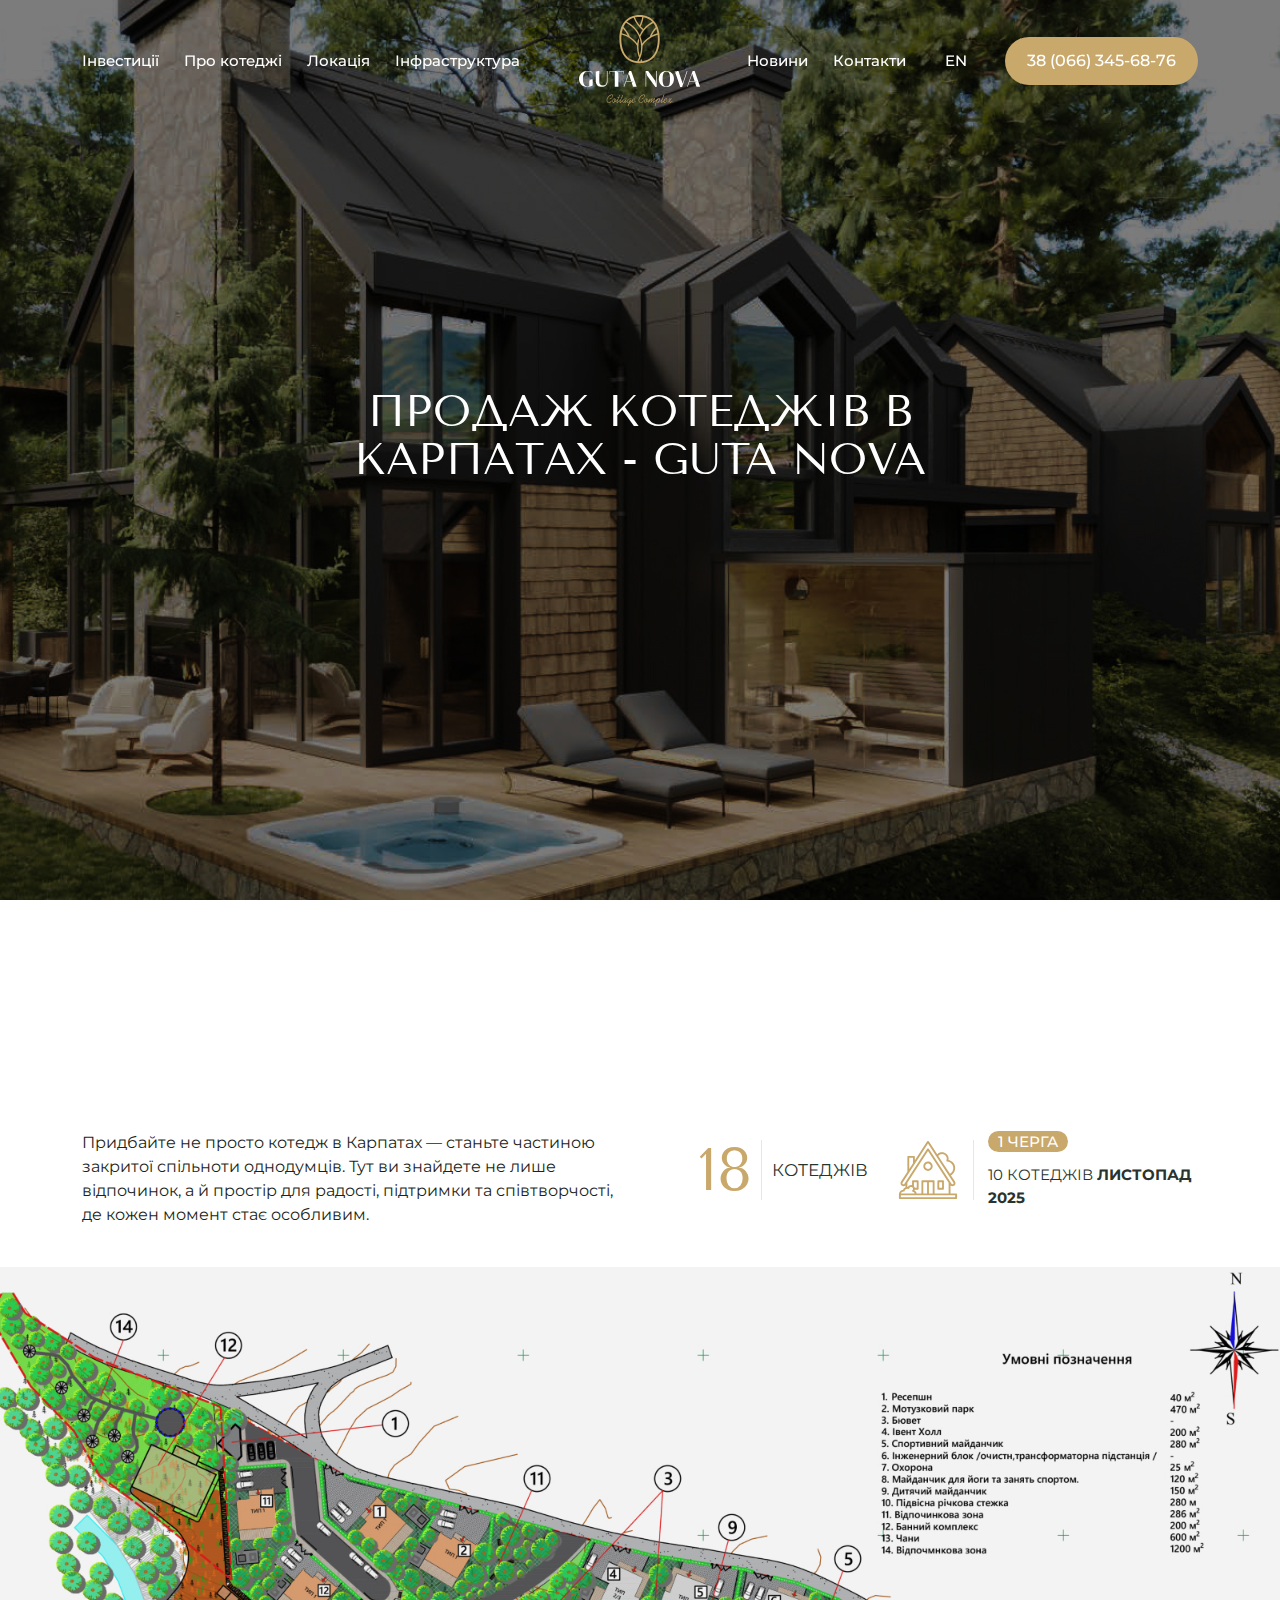
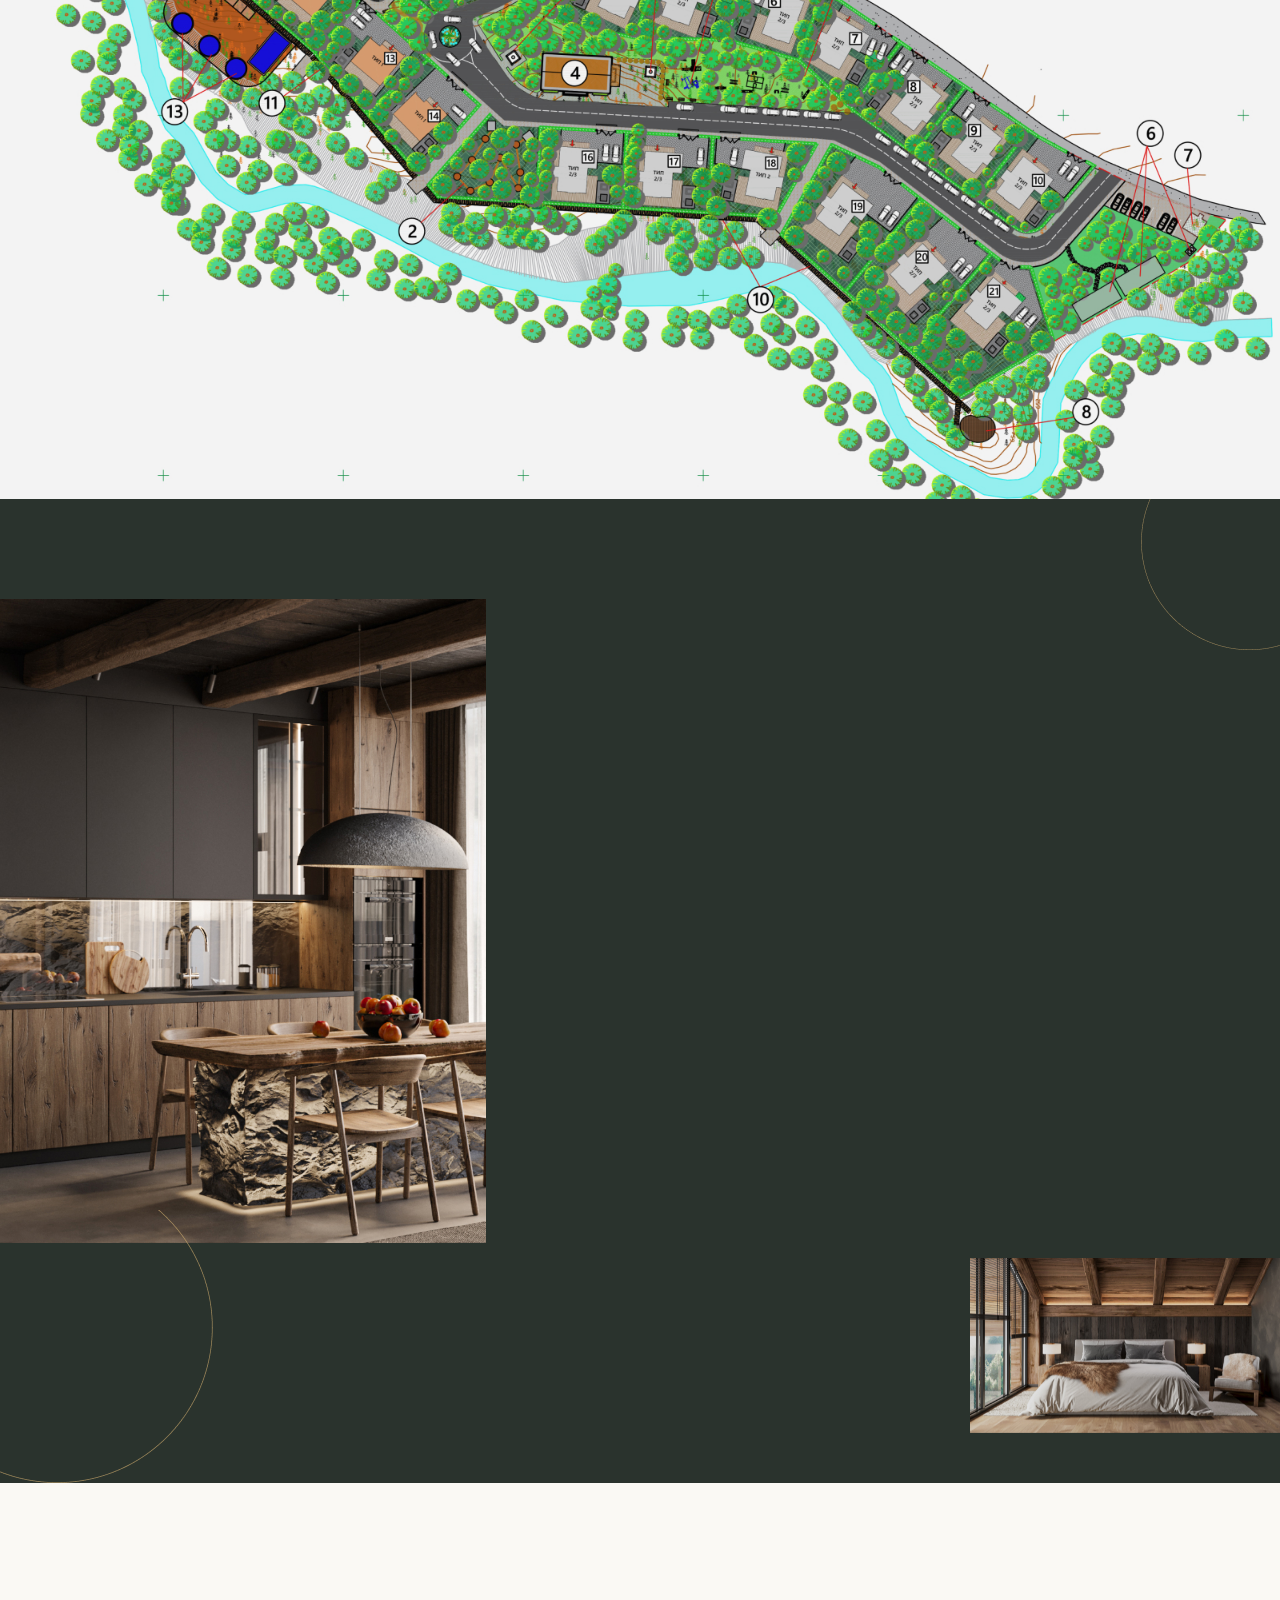
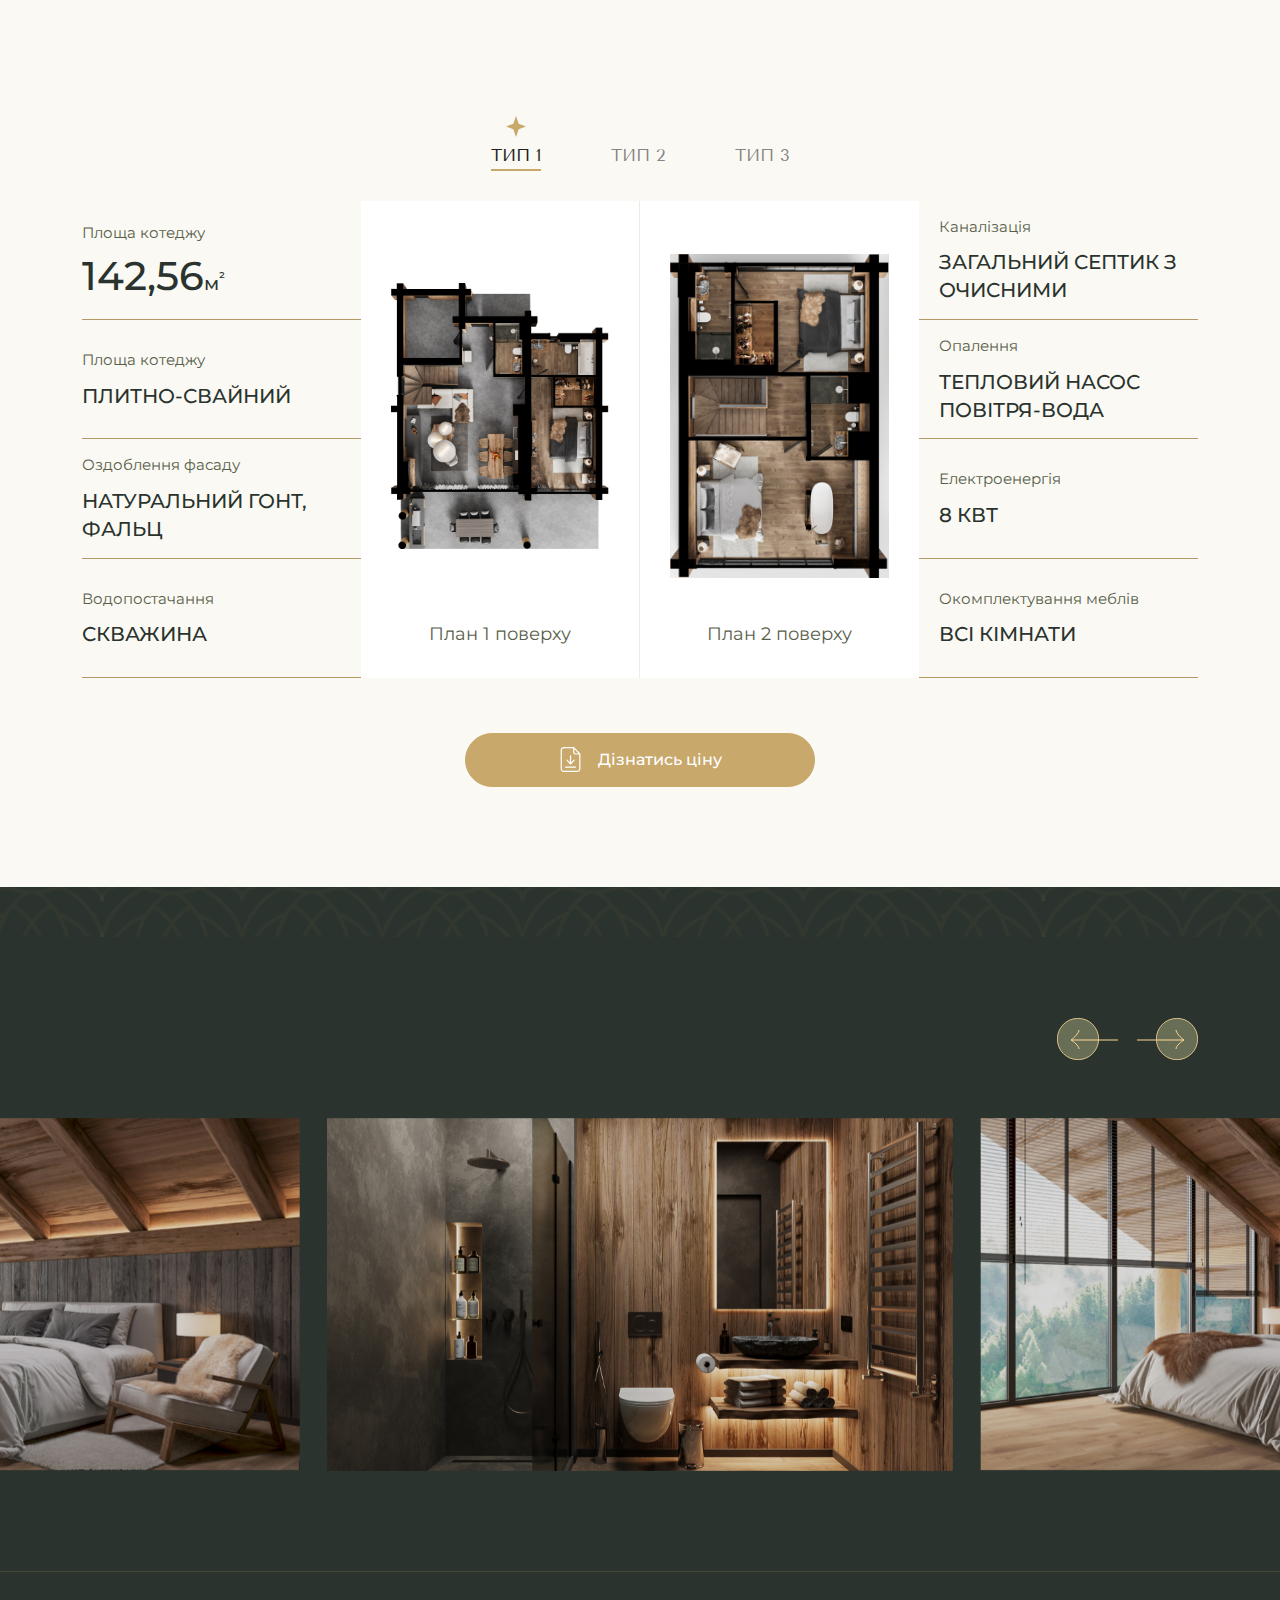
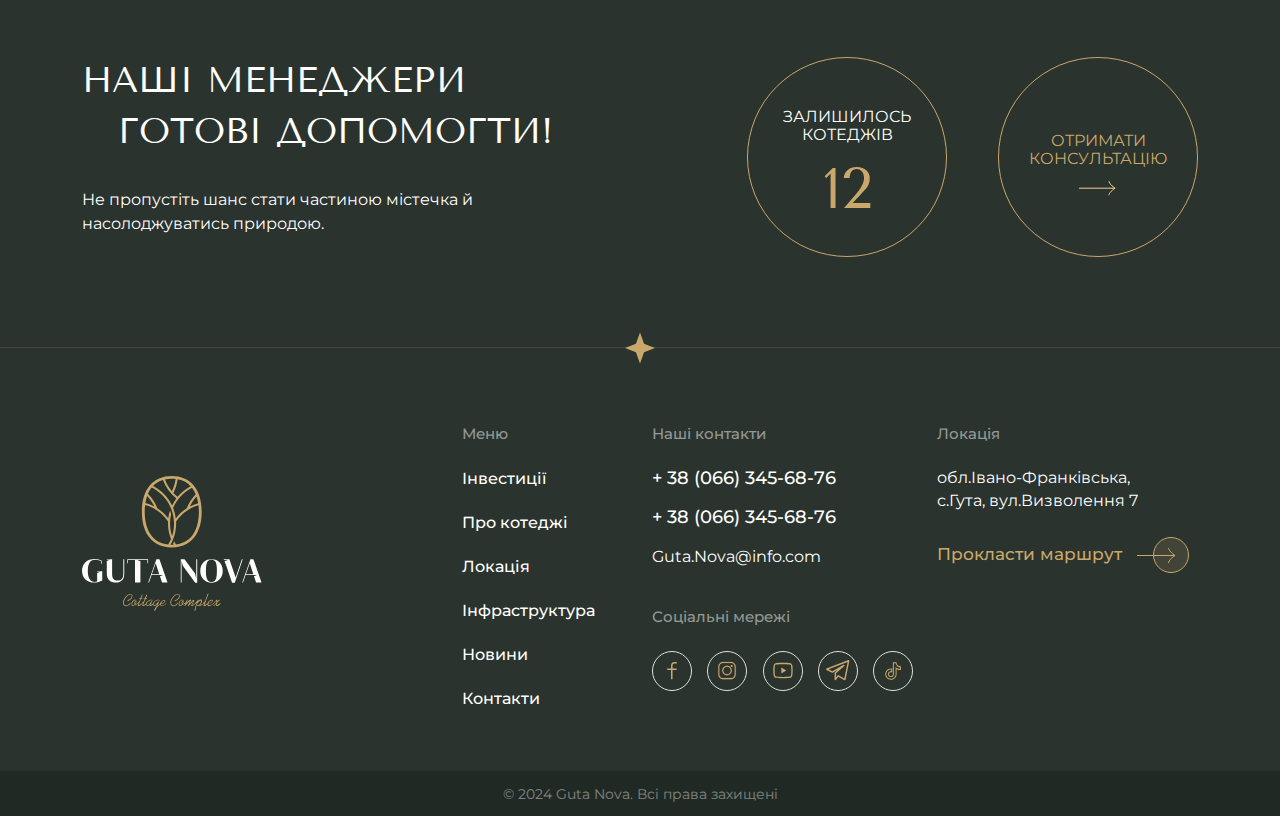
<file: about.html>
<!DOCTYPE html>
<html lang="en">

<head>
    <meta charset="UTF-8">
    <meta name="viewport" content="width=device-width, initial-scale=1.0">
    <title>Про Котеджі</title>
    <link rel="stylesheet" href="css/lib/bootstrap.min.css">
    <link rel="stylesheet" href="css/lib/fancybox.css">
    <link rel="stylesheet" href="css/lib/swiper-bundle.min.css">
    <link rel="stylesheet" href="css/lib/aos.css">
    <link rel="stylesheet" href="css/style.css">
</head>

<body>
    <header class="header">
        <div class="container">
            <div class="row align-items-center">
                <div class="col-xl-5 mobmenu-col">
                    <button class="close-menu">
                        <img src="img/general/close.png" alt="close">
                    </button>
                    <ul class="headermenu noscrollmenu">
                        <li><a href="index.html#invest">Інвестиції</a></li>
                        <li><a href="index.html#about">Про котеджі</a></li>
                        <li><a href="index.html#location">Локація</a></li>
                        <li><a href="index.html#infrastr">Інфраструктура</a></li>
                        <li class="showtel noscroll"><a href="#">Новини</a></li>
                        <li class="showtel noscroll"><a href="#">Контакти</a></li>
                    </ul>
                </div>
                <div class="col-xl-2 col-lg-3 col-md-4 col-sm-3 col-4">
                    <div class="header-logo">
                        <img src="img/general/logo.svg" alt="logo">
                    </div>
                </div>
                <div class="col-xl-5 col-lg-9 col-md-8 col-sm-9 col-8 mobhide-col">
                    <div class="header__rightsect">
                        <ul>
                            <li><a href="#">Новини</a></li>
                            <li><a href="#">Контакти</a></li>
                        </ul>
                        <div class="header__lang">
                            <a href="#">EN</a>
                        </div>
                        <div class="header__tel">
                            <a href="tel:+380663456876" class="telicon">
                                <img src="img/general/mobtel.svg" alt="tel">
                            </a>
                            <div class="telwrap">
                                <a href="tel:+380663456876" class="telbtn">38 (066) 345-68-76</a>
                            </div>
                        </div>
                        <button class="menubtn">
                            <img src="img/general/menu.png" alt="menu">
                        </button>
                    </div>
                </div>
            </div>
        </div>
    </header>

    <main class="main">
        <section class="heropagesect">
            <img class="heropagesect__bg" src="img/about/heroimg.jpg" alt="hero image">
            <div class="container">
                <h1 data-aos="fade-up">
                    Продаж котеджів в<br> Карпатах - Guta Nova
                </h1>
            </div>
        </section>

        <section class="abmap">
            <div class="container">
                <h2 data-aos="fade-left" class="aos-init aos-animate">
                    Будинки з високоякісних
                    <span>та екологічних матеріалів</span>
                </h2>
                <div class="row">
                    <div class="col-xl-6">
                        <div class="abmap__descr">
                            <p>
                                Придбайте не просто котедж в Карпатах — станьте частиною закритої спільноти однодумців.
                                Тут ви знайдете не лише відпочинок, а й простір для радості, підтримки та
                                співтворчості,  де кожен момент стає особливим.
                            </p>
                        </div>
                    </div>
                    <div class="col-xl-6">
                        <div class="abmapicsect">
                            <div class="coagescount">
                                <span>18</span>
                                <p>
                                    котеджів
                                </p>
                            </div>
                            <div class="coagescherga">
                                <div class="imgwrap">
                                    <img src="img/about/house-ic.svg" alt="icon">
                                </div>
                                <p>
                                    <span>1 Черга</span><br>
                                    10 котеджів <b>листопад 2025</b>
                                </p>
                            </div>
                        </div>
                    </div>
                </div>
            </div>
            <img class="fwimg" src="img/about/img.jpg" alt="img">
        </section>

        <section class="infosection greenbg">
            <div class="d-flex">
                <div class="leftimg">
                    <img src="img/about/img2.jpg" alt="img">
                </div>
                <div class="tightinfo">
                    <h2 class="white" data-aos="fade-left">
                        Витонченість та краса
                        <span>у кожній деталі</span>
                    </h2>
                    <p data-aos="fade-up">
                        Кожен котедж гармонійно поєднує традиційні етнічні мотиви та сучасні дизайнерські рішення, що
                        створює неповторну атмосферу тепла й елегантності. Котеджі спроектовані для максимального
                        використання природного освітлення та забезпечення енергоефективності. Натуральні матеріали,
                        такі як
                        дерево і камінь, органічно вписуються в навколишній ландшафт, створюючи гармонійний вигляд.
                    </p>
                    <ul data-aos="fade-up">
                        <li>Власна велика тераса</li>
                        <li>Просторі спальні кімнати</li>
                        <li>Окремі санвузли</li>
                        <li>Кухня облаштована всім необхідним</li>
                        <li>Ексклюзивні меблі від компанії FROP</li>
                        <li>Камін</li>
                        <li>Паркінг 2 паркомісця</li>
                    </ul>
                </div>
                <img class="abspic" src="img/about/img3.jpg" alt="">
            </div>
            <img class="el1" src="img/about/el1.png" alt="img">
            <img class="el2" src="img/about/el2.png" alt="img">
        </section>

        <section class="parameters">
            <div class="container">
                <p class="secttitle text-center" data-aos="fade-up">
                    Технічні параметри<br> Будівель
                </p>
                <div class="infrastucture__tabswrapper">
                    <div class="container">
                        <div class="infrtabsheader centered">
                            <button>ТИП 1</button>
                            <button>ТИП 2</button>
                            <button>ТИП 3</button>
                        </div>
                    </div>
                    <div class="infrtabsbody">
                        <div class="tabcontent">
                            <div class="row g-0">
                                <div class="col-xl-3 col-lg-3">
                                    <ul class="paramlist">
                                        <li>
                                            <div class="wrap">
                                                <p class="lititle">
                                                    Площа котеджу
                                                </p>
                                                <p class="bigtext">
                                                    142,56<span>м<sup>²</sup></span>
                                                </p>
                                            </div>
                                        </li>
                                        <li>
                                            <div class="wrap">
                                                <p class="lititle">
                                                    Площа котеджу
                                                </p>
                                                <p class="descr">
                                                    плитно-свайний
                                                </p>
                                            </div>
                                        </li>
                                        <li>
                                            <div class="wrap">
                                                <p class="lititle">
                                                    Оздоблення фасаду
                                                </p>
                                                <p class="descr">
                                                    натуральний гонт,<br> фальц
                                                </p>
                                            </div>
                                        </li>
                                        <li>
                                            <div class="wrap">
                                                <p class="lititle">
                                                    Водопостачання
                                                </p>
                                                <p class="descr">
                                                    скважина
                                                </p>
                                            </div>
                                        </li>
                                    </ul>
                                </div>
                                <div class="col-xl-6 col-lg-6">
                                    <div class="roomsect">
                                        <div class="row g-0">
                                            <div class="col-lg-6 col-md-6">
                                                <div class="roombox">
                                                    <div class="imgwrap">
                                                        <img src="img/about/room1.png" alt="img">
                                                    </div>
                                                    <p>
                                                        План 1 поверху
                                                    </p>
                                                </div>
                                            </div>
                                            <div class="col-lg-6 col-md-6">
                                                <div class="roombox">
                                                    <div class="imgwrap">
                                                        <img src="img/about/room2.png" alt="img">
                                                    </div>
                                                    <p>
                                                        План 2 поверху
                                                    </p>
                                                </div>
                                            </div>
                                        </div>
                                    </div>
                                </div>
                                <div class="col-xl-3 col-lg-3">
                                    <ul class="paramlist">
                                        <li>
                                            <div class="wrap">
                                                <p class="lititle">
                                                    Каналізація
                                                </p>
                                                <p class="descr">
                                                    загальний септик з очисними
                                                </p>
                                            </div>
                                        </li>
                                        <li>
                                            <div class="wrap">
                                                <p class="lititle">
                                                    Опалення
                                                </p>
                                                <p class="descr">
                                                    Тепловий насос повітря-вода
                                                </p>
                                            </div>
                                        </li>
                                        <li>
                                            <div class="wrap">
                                                <p class="lititle">
                                                    Електроенергія
                                                </p>
                                                <p class="descr">
                                                    8 квт
                                                </p>
                                            </div>
                                        </li>
                                        <li>
                                            <div class="wrap">
                                                <p class="lititle">
                                                    Окомплектування меблів
                                                </p>
                                                <p class="descr">
                                                    Всі кімнати
                                                </p>
                                            </div>
                                        </li>
                                    </ul>
                                </div>
                            </div>
                        </div>


                    </div>
                </div>
                <div class="text-center parameters-botbtn">
                    <a href="#" class="yellowbtn" data-bs-toggle="modal" data-bs-target="#consultation">
                        <img src="img/main/file-icon.svg" alt="icon">
                        Дізнатись ціну
                    </a>
                </div>
            </div>
        </section>

        <section class="designsect greenbg">
            <div class="container">
                <p class="secttitle white" data-aos="fade-left">
                    Дизайн Інтер’єру
                    <span>Guta Nova</span>
                </p>
                <div class="slarrbox">
                    <div class="swiper-button-next">
                        <svg width="61" height="42" viewBox="0 0 61 42" fill="none" xmlns="http://www.w3.org/2000/svg">
                            <g filter="url(#filter0_b_186_1071)">
                                <circle cx="40" cy="21" r="21" fill="#6B7158" fill-opacity="0.95"></circle>
                                <circle cx="40" cy="21" r="20.6379" stroke="#FFD995" stroke-width="0.724138"></circle>
                            </g>
                            <path
                                d="M0 22L47 22M47 22C43.9079 20.1792 39 14.5333 39 12M47 22C44.5263 23.3458 39 27.8333 39 31"
                                stroke="#FFD995"></path>
                            <defs>
                                <filter id="filter0_b_186_1071" x="12.4382" y="-6.56178" width="55.1236"
                                    height="55.1236" filterUnits="userSpaceOnUse" color-interpolation-filters="sRGB">
                                    <feFlood flood-opacity="0" result="BackgroundImageFix"></feFlood>
                                    <feGaussianBlur in="BackgroundImageFix" stdDeviation="3.28089"></feGaussianBlur>
                                    <feComposite in2="SourceAlpha" operator="in"
                                        result="effect1_backgroundBlur_186_1071"></feComposite>
                                    <feBlend mode="normal" in="SourceGraphic" in2="effect1_backgroundBlur_186_1071"
                                        result="shape"></feBlend>
                                </filter>
                            </defs>
                        </svg>
                    </div>
                    <div class="swiper-button-prev">
                        <svg width="61" height="42" viewBox="0 0 61 42" fill="none" xmlns="http://www.w3.org/2000/svg">
                            <g filter="url(#filter0_b_186_1080)">
                                <circle cx="21" cy="21" r="21" transform="matrix(-1 0 0 1 42 0)" fill="#6B7158"
                                    fill-opacity="0.95"></circle>
                                <circle cx="21" cy="21" r="20.6379" transform="matrix(-1 0 0 1 42 0)" stroke="#FFD995"
                                    stroke-width="0.724138"></circle>
                            </g>
                            <path
                                d="M61 22L14 22M14 22C17.0921 20.1792 22 14.5333 22 12M14 22C16.4737 23.3458 22 27.8333 22 31"
                                stroke="#FFD995"></path>
                            <defs>
                                <filter id="filter0_b_186_1080" x="-6.56178" y="-6.56178" width="55.1236"
                                    height="55.1236" filterUnits="userSpaceOnUse" color-interpolation-filters="sRGB">
                                    <feFlood flood-opacity="0" result="BackgroundImageFix"></feFlood>
                                    <feGaussianBlur in="BackgroundImageFix" stdDeviation="3.28089"></feGaussianBlur>
                                    <feComposite in2="SourceAlpha" operator="in"
                                        result="effect1_backgroundBlur_186_1080"></feComposite>
                                    <feBlend mode="normal" in="SourceGraphic" in2="effect1_backgroundBlur_186_1080"
                                        result="shape"></feBlend>
                                </filter>
                            </defs>
                        </svg>
                    </div>
                </div>

            </div>
            <div class="abcotslider-wrap">
                <div class="swiper abcotslider">
                    <div class="swiper-wrapper">
                        <div class="swiper-slide">
                            <div class="building__slide">
                                <a data-fancybox href="img/about/slide1.jpg">
                                    <img src="img/about/slide1.jpg" alt="slide">
                                </a>
                            </div>
                        </div>
                        <div class="swiper-slide">
                            <div class="building__slide">
                                <a data-fancybox href="img/about/slide2.jpg">
                                    <img src="img/about/slide2.jpg" alt="slide">
                                </a>
                            </div>
                        </div>
                        <div class="swiper-slide">
                            <div class="building__slide">
                                <a data-fancybox href="img/about/slide2.jpg">
                                    <img src="img/about/slide2.jpg" alt="slide">
                                </a>
                            </div>
                        </div>
                    </div>

                </div>
            </div>
        </section>

        <section class="ourmanagement greenbg">
            <div class="container">
                <div class="row">
                    <div class="col-lg-7">
                        <p class="secttitle white">
                            Наші менеджери
                            <span>
                                готові допомогти!
                            </span>
                        </p>
                        <p class="descr">
                            Не пропустіть шанс стати частиною містечка й насолоджуватись природою.
                        </p>
                    </div>
                    <div class="col-lg-5 text-start text-lg-end">
                        <div class="ourmanagement__circles">
                            <a href="#">
                                <p>
                                    Залишилось<br>
                                    котеджів
                                    <span>12</span>
                                </p>
                            </a>
                            <a href="#">
                                <p class="onlytext">
                                    Отримати<br>
                                    консультацію
                                    <img src="img/about/arr.svg" alt="icon">
                                </p>
                            </a>
                        </div>
                    </div>
                </div>
            </div>
        </section>

    </main>

    <footer class="footer">
        <div class="footer__top">
            <div class="container">
                <div class="row">
                    <div class="col-xl-4 col-lg-3">
                        <div class="footer__logo">
                            <a href="#"><img src="img/general/logo-footer.svg" alt="logo"></a>
                        </div>
                    </div>
                    <div class="col-xl-2 col-lg-3 col-sm-6">
                        <div class="footer__box">
                            <p class="footer__title">Меню</p>
                            <ul>
                                <li><a href="#">Інвестиції</a></li>
                                <li><a href="#">Про котеджі</a></li>
                                <li><a href="#">Локація</a></li>
                                <li><a href="#">Інфраструктура</a></li>
                                <li><a href="#">Новини</a></li>
                                <li><a href="#">Контакти</a></li>
                            </ul>
                        </div>
                    </div>
                    <div class="col-xl-3 col-lg-3 col-sm-6">
                        <div class="footer__box">
                            <p class="footer__title">Наші контакти</p>
                            <ul class="footer__contacts">
                                <li>
                                    <a href="tel:+ 380663456876">+ 38 (066) 345-68-76</a>
                                </li>
                                <li>
                                    <a href="tel:+ 380663456876">+ 38 (066) 345-68-76</a>
                                </li>
                                <li>
                                    <a class="emaillink" href="mailto:Guta.Nova@info.com">Guta.Nova@info.com</a>
                                </li>
                            </ul>

                        </div>
                        <div class="footer__box">
                            <p class="footer__title">Соціальні мережі</p>
                            <ul class="footer__socials">
                                <li>
                                    <a href="#" target="_blank" rel="nofollow">
                                        <img src="img/general/soc1.svg" alt="facebook">
                                    </a>
                                </li>
                                <li>
                                    <a href="#" target="_blank" rel="nofollow">
                                        <img src="img/general/soc2.svg" alt="instagram">
                                    </a>
                                </li>
                                <li>
                                    <a href="#" target="_blank" rel="nofollow">
                                        <img src="img/general/soc3.svg" alt="youtube">
                                    </a>
                                </li>
                                <li>
                                    <a href="#" target="_blank" rel="nofollow">
                                        <img src="img/general/soc4.svg" alt="telegram">
                                    </a>
                                </li>
                                <li>
                                    <a href="#" target="_blank" rel="nofollow">
                                        <img src="img/general/soc5.svg" alt="tiktok">
                                    </a>
                                </li>
                            </ul>
                        </div>
                    </div>
                    <div class="col-xl-3 col-lg-3">
                        <div class="footer__box">
                            <p class="footer__title">Локація</p>
                            <p class="descr">
                                обл.Івано-Франківська,<br> с.Гута, вул.Визволення 7
                            </p>
                            <a href="#" class="arrlink" target="_blank" rel="nofollow">
                                Прокласти маршрут
                                <svg width="52" height="36" viewBox="0 0 52 36" fill="none"
                                    xmlns="http://www.w3.org/2000/svg">
                                    <circle cx="34" cy="18" r="17.5" fill="#C9A86C" fill-opacity="0.15"
                                        stroke="#C9A86C"></circle>
                                    <path
                                        d="M0 18.4993L38 18.4993M38 18.4993C35.5 17.0618 31.5 13 31.5 11M38 18.4993C36 19.5618 31.5 23.5 31.5 26"
                                        stroke="#C9A86C"></path>
                                </svg>
                            </a>
                        </div>
                    </div>
                </div>
            </div>
        </div>
        <div class="footer__bottom">
            <p>© 2024 Guta Nova. Всі права захищені</p>
        </div>


    </footer>




    <script src="js/lib/jquery.js"></script>
    <script src="js/lib/jquery.inputmask.min.js"></script>
    <script src="js/lib/fancybox.js"></script>
    <script src="js/lib/swiper-bundle.min.js"></script>
    <script src="js/lib/bootstrap.min.js"></script>
    <script src="js/lib/aos.js"></script>
    <script src="js/main.js"></script>
</body>

</html>
</file>
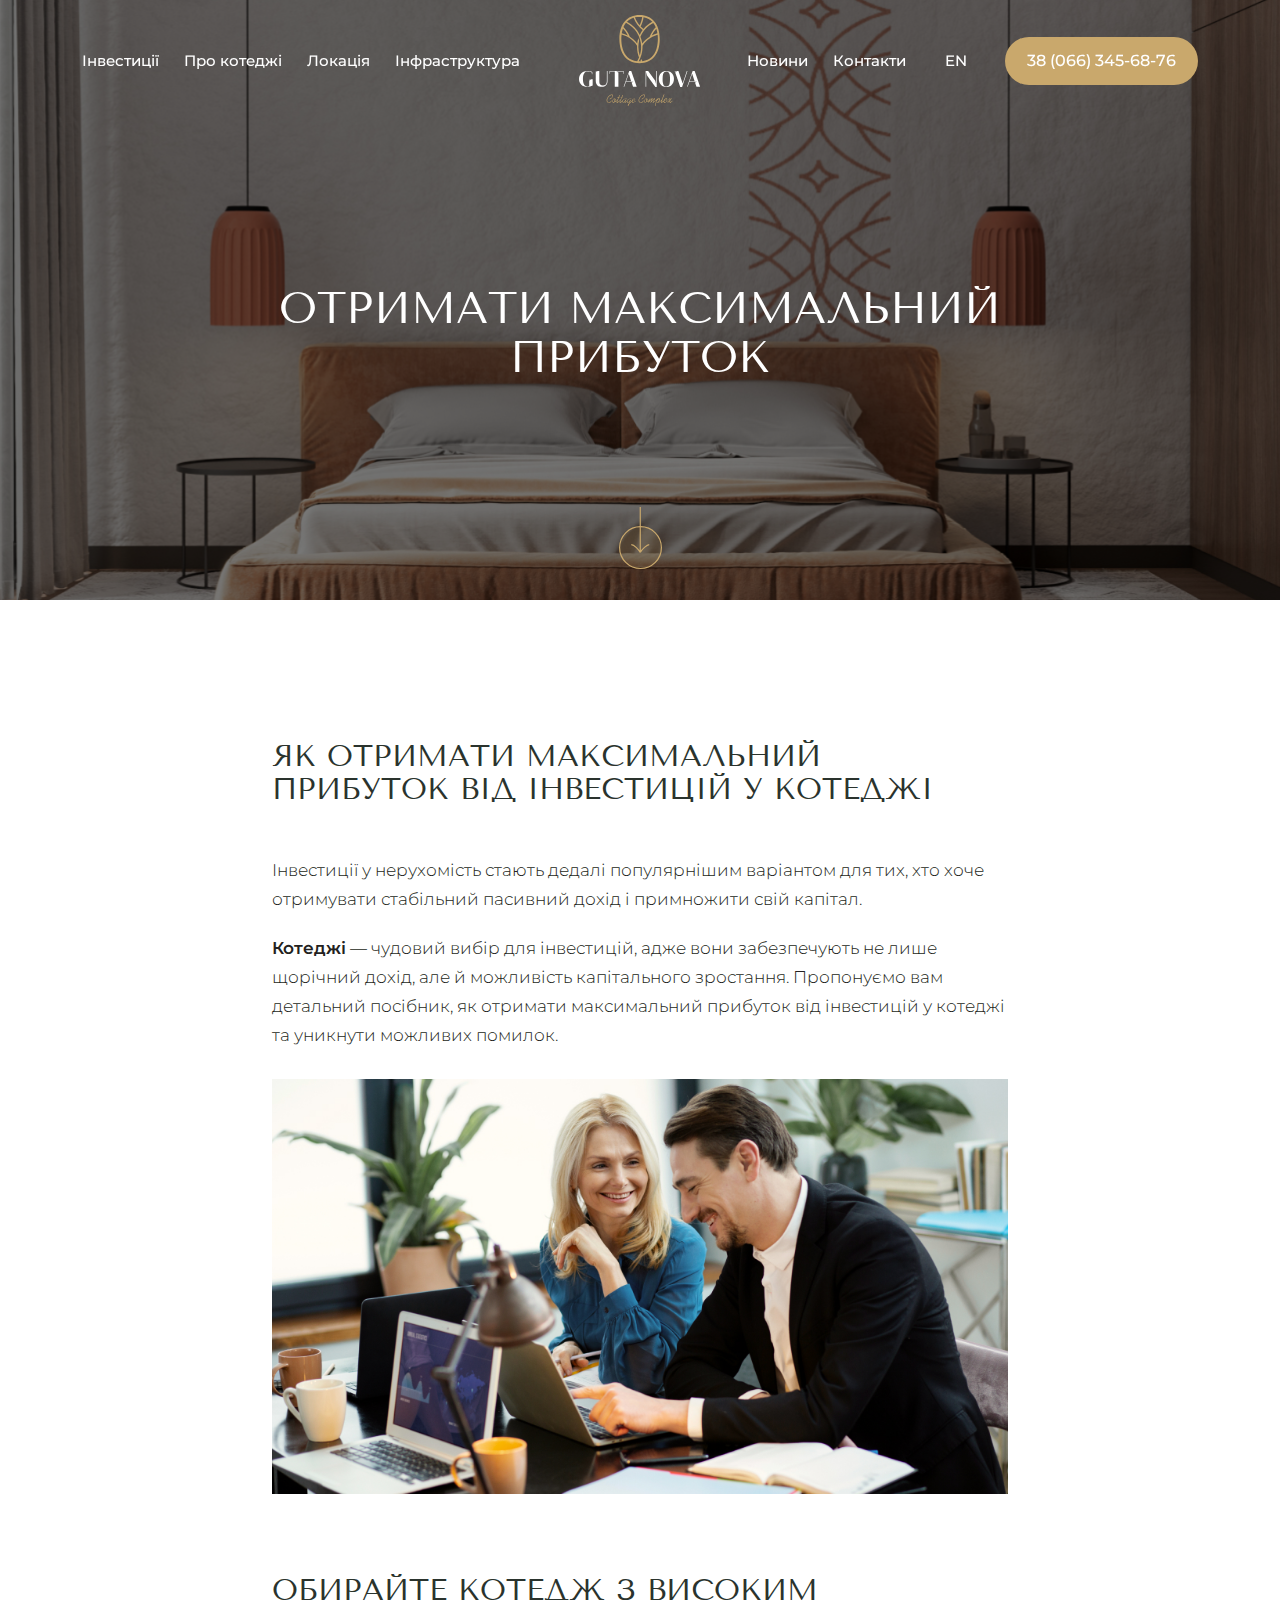
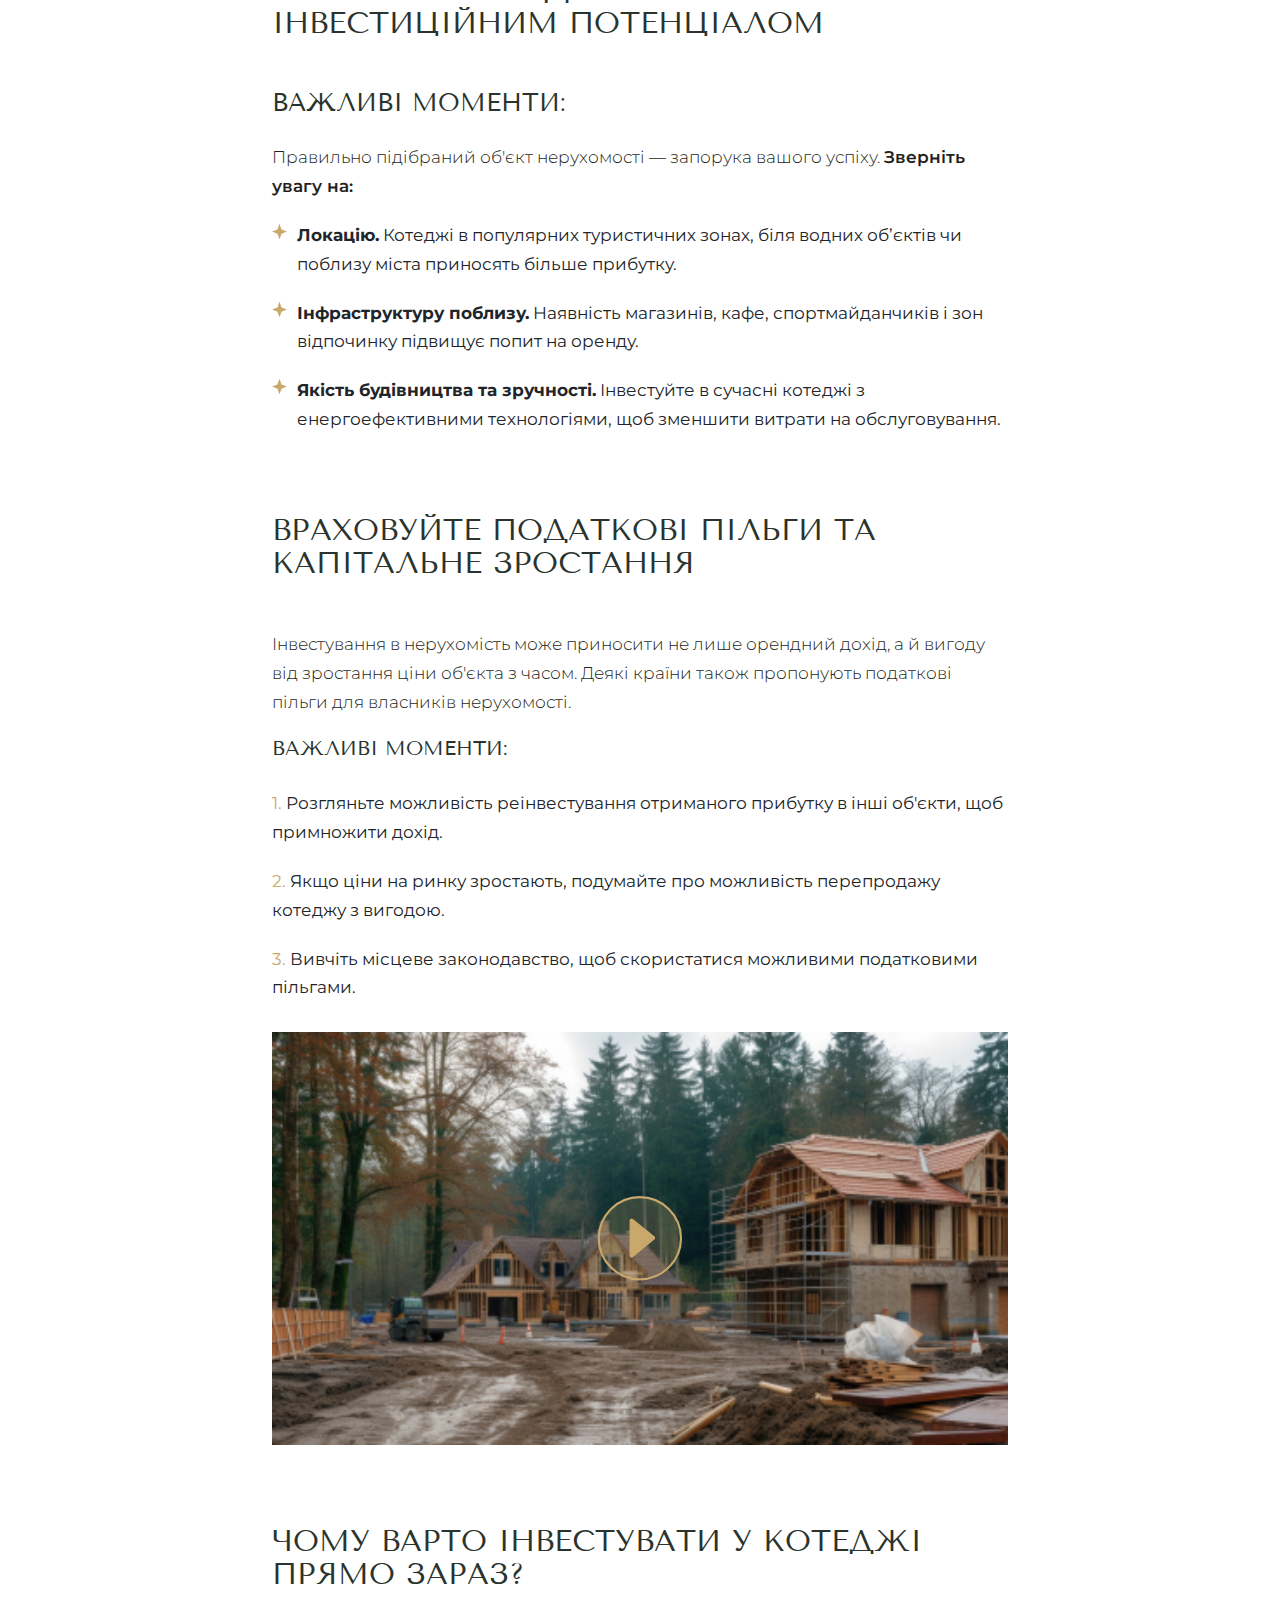
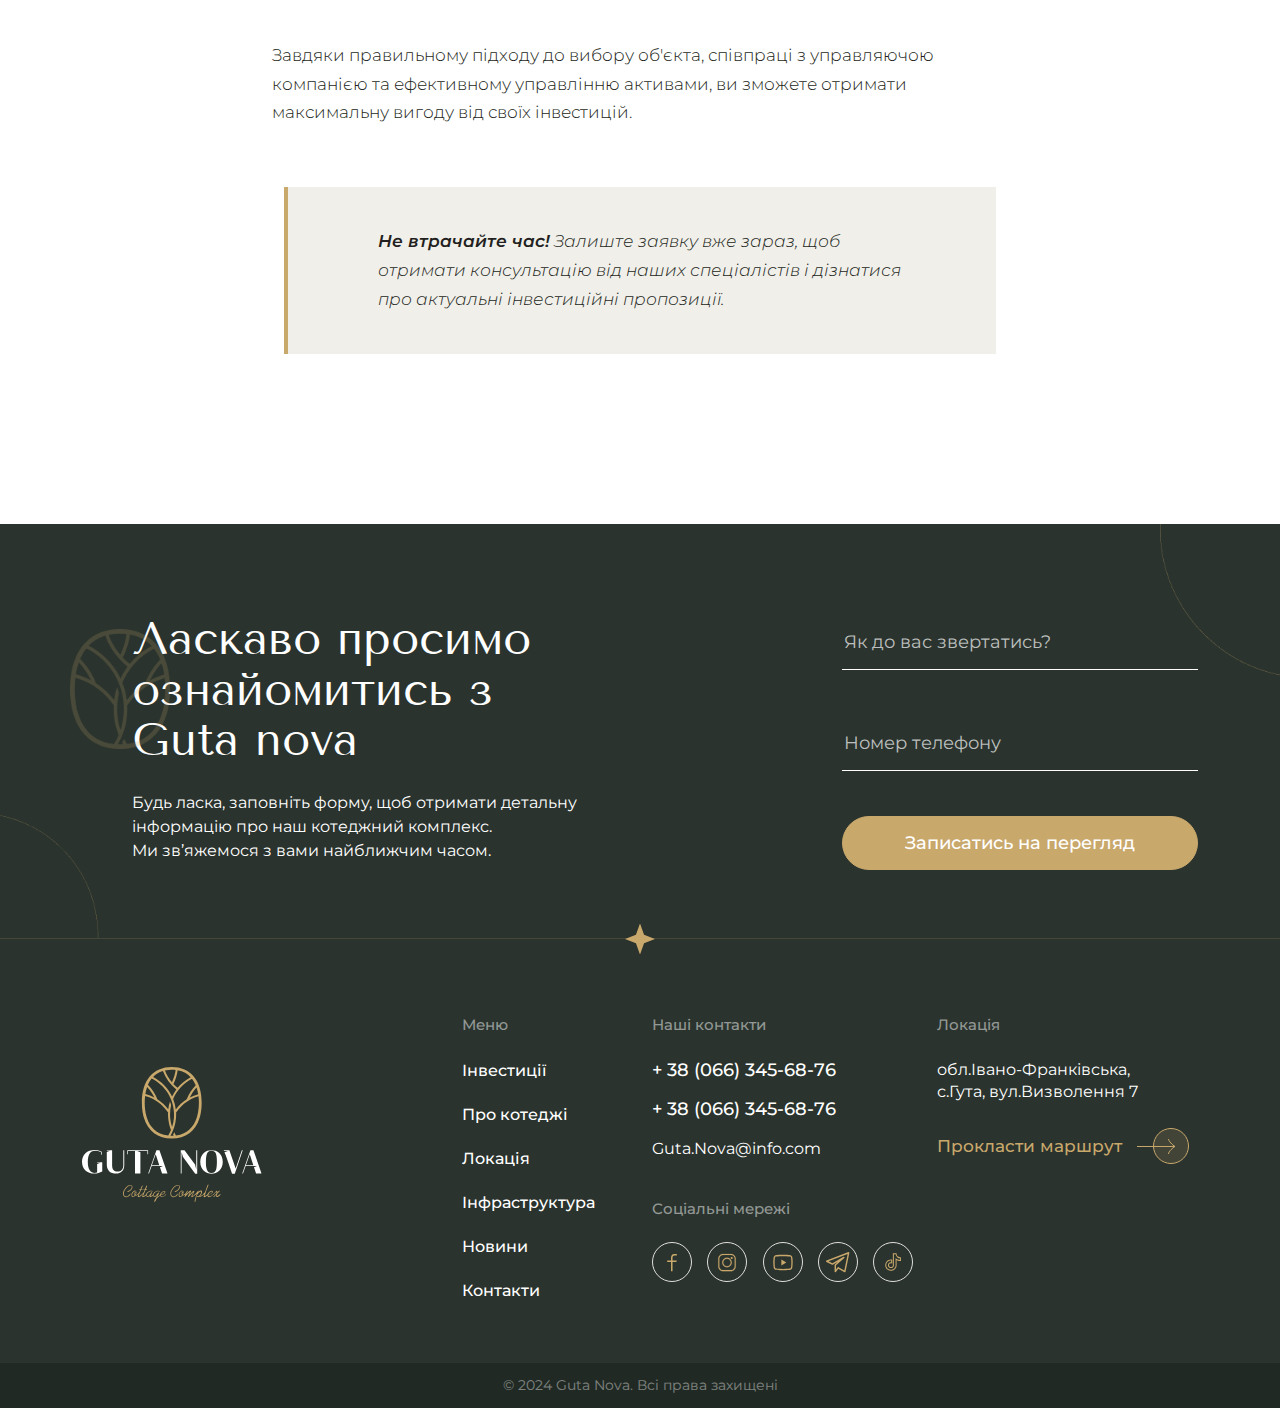
<file: article.html>
<!DOCTYPE html>
<html lang="en">

<head>
    <meta charset="UTF-8">
    <meta name="viewport" content="width=device-width, initial-scale=1.0">
    <title>Новини</title>
    <link rel="stylesheet" href="css/lib/bootstrap.min.css">
    <link rel="stylesheet" href="css/lib/fancybox.css">
    <link rel="stylesheet" href="css/lib/swiper-bundle.min.css">
    <link rel="stylesheet" href="css/lib/aos.css">
    <link rel="stylesheet" href="css/style.css">
</head>

<body>
    <header class="header">
        <div class="container">
            <div class="row align-items-center">
                <div class="col-xl-5 mobmenu-col">
                    <button class="close-menu">
                        <img src="img/general/close.png" alt="close">
                    </button>
                    <ul class="headermenu noscrollmenu">
                        <li><a href="index.html#invest">Інвестиції</a></li>
                        <li><a href="index.html#about">Про котеджі</a></li>
                        <li><a href="index.html#location">Локація</a></li>
                        <li><a href="index.html#infrastr">Інфраструктура</a></li>
                        <li class="showtel noscroll"><a href="#">Новини</a></li>
                        <li class="showtel noscroll"><a href="#">Контакти</a></li>
                    </ul>
                </div>
                <div class="col-xl-2 col-lg-3 col-md-4 col-sm-3 col-4">
                    <div class="header-logo">
                        <img src="img/general/logo.svg" alt="logo">
                    </div>
                </div>
                <div class="col-xl-5 col-lg-9 col-md-8 col-sm-9 col-8 mobhide-col">
                    <div class="header__rightsect">
                        <ul>
                            <li><a href="#">Новини</a></li>
                            <li><a href="#">Контакти</a></li>
                        </ul>
                        <div class="header__lang">
                            <a href="#">EN</a>
                        </div>
                        <div class="header__tel">
                            <a href="tel:+380663456876" class="telicon">
                                <img src="img/general/mobtel.svg" alt="tel">
                            </a>
                            <div class="telwrap">
                                <a href="tel:+380663456876" class="telbtn">38 (066) 345-68-76</a>
                            </div>
                        </div>
                        <button class="menubtn">
                            <img src="img/general/menu.png" alt="menu">
                        </button>
                    </div>
                </div>
            </div>
        </div>
    </header>

    <main class="main">
        <section class="herosect herosect__sm">
            <img class="herosect__bg" src="img/news/articlehero.jpg" alt="img">
            <div class="container">
                <h1 data-aos="fade-up">
                    отримати максимальний<br> прибуток
                </h1>
            </div>

            <a href="#art" class="scrolldown">
                <svg width="43" height="63" viewBox="0 0 43 63" fill="none" xmlns="http://www.w3.org/2000/svg">
                    <circle cx="21.5" cy="40.6082" r="20.9028" transform="rotate(90 21.5 40.6082)" fill="#C9A86C"
                        fill-opacity="0.15" stroke="#C9A86C" stroke-width="1.19444" />
                    <path
                        d="M21.2593 -3.91543e-07L21.2593 45.3889M21.2593 45.3889C22.9764 42.4028 27.8279 37.625 30.2168 37.625M21.2593 45.3889C19.9902 43 15.2862 37.625 12.3001 37.625"
                        stroke="#C9A86C" stroke-width="1.19444" />
                </svg>

            </a>
        </section>

        <article class="newsection" id="art">
            <div class="container">
                <div class="row justify-content-center">
                    <div class="col-xl-8">
                        <h2>Як отримати максимальний прибуток від інвестицій у котеджі</h2>
                        <p>
                            Інвестиції у нерухомість стають дедалі популярнішим варіантом для тих, хто хоче отримувати
                            стабільний пасивний дохід і примножити свій капітал.
                        </p>
                        <p>
                            <b>Котеджі</b> — чудовий вибір для інвестицій, адже вони забезпечують не лише щорічний
                            дохід, але й
                            можливість капітального зростання. Пропонуємо вам детальний посібник, як отримати
                            максимальний прибуток від інвестицій у котеджі та уникнути можливих помилок.
                        </p>
                        <img src="img/news/artimg1.jpg" alt="img">
                        <h2>Обирайте котедж з високим інвестиційним потенціалом</h2>
                        <h3>Важливі моменти:</h3>
                        <p>Правильно підібраний об'єкт нерухомості — запорука вашого успіху. <b>Зверніть увагу на:</b>
                        </p>
                        <ul>
                            <li>
                                <b>Локацію.</b> Котеджі в популярних туристичних зонах, біля водних об’єктів чи поблизу
                                міста приносять більше прибутку.
                            </li>
                            <li>
                                <b>Інфраструктуру поблизу.</b> Наявність магазинів, кафе, спортмайданчиків і зон
                                відпочинку підвищує попит на оренду.
                            </li>
                            <li>
                                <b>Якість будівництва та зручності.</b> Інвестуйте в сучасні котеджі з енергоефективними
                                технологіями, щоб зменшити витрати на обслуговування.
                            </li>
                        </ul>
                        <h2>
                            Враховуйте податкові пільги та капітальне зростання
                        </h2>
                        <p>
                            Інвестування в нерухомість може приносити не лише орендний дохід, а й вигоду від зростання
                            ціни об'єкта з часом. Деякі країни також пропонують податкові пільги для власників
                            нерухомості.
                        </p>
                        <h4>Важливі моменти:</h4>
                        <ol>
                            <li>
                                Розгляньте можливість реінвестування отриманого прибутку в інші об'єкти, щоб примножити
                                дохід.
                            </li>
                            <li>
                                Якщо ціни на ринку зростають, подумайте про можливість перепродажу котеджу з вигодою.
                            </li>
                            <li>
                                Вивчіть місцеве законодавство, щоб скористатися можливими податковими пільгами.
                            </li>
                        </ol>

                        <div class="videoart">
                            <a data-fancybox href="https://www.youtube.com/watch?v=_sI_Ps7JSEk">
                                <div class="imgwrap">
                                    <img class="imgsl" src="img/main/buildslide1.jpg" alt="img">
                                    <img class="playbtn" src="img/general/play_icon.svg" alt="play">
                                </div>
                            </a>
                        </div>

                        <h2>
                            Чому варто інвестувати у котеджі прямо зараз?
                        </h2>
                        <p>
                            Завдяки правильному підходу до вибору об'єкта, співпраці з управляючою компанією та
                            ефективному управлінню активами, ви зможете отримати максимальну вигоду від своїх
                            інвестицій.
                        </p>
                        <blockquote>
                            <p>
                                <b>Не втрачайте час!</b> Залиште заявку вже зараз, щоб отримати консультацію від наших
                                спеціалістів і дізнатися про актуальні інвестиційні пропозиції.
                            </p>
                        </blockquote>
                    </div>
                </div>
            </div>
        </article>
        <div class="welcomesect">
            <div class="container">
                <img class="el3" src="img/main/el5.png" alt="img">
                <div class="row">
                    <div class="col-xl-8 col-lg-6">
                        <p class="title">
                            Ласкаво просимо
                            ознайомитись з<br>
                            Guta nova
                        </p>
                        <p>
                            Будь ласка, заповніть форму, щоб отримати детальну інформацію про наш котеджний
                            комплекс.<br>
                            Ми зв’яжемося з вами найближчим часом.
                        </p>
                    </div>
                    <div class="col-xl-4 col-lg-6">
                        <form action="#">
                            <div class="inputfield">
                                <input type="text" placeholder="Як до вас звертатись?">
                            </div>
                            <div class="inputfield">
                                <input type="text" placeholder="Номер телефону">
                            </div>
                            <button type="submit" class="yellowbtn">Записатись на перегляд</button>
                        </form>
                    </div>
                </div>
            </div>

            <img class="el1" src="img/main/el3.png" alt="img">
            <img class="el2" src="img/main/el4.png" alt="img">

        </div>
    </main>

    <footer class="footer">
        <div class="footer__top">
            <div class="container">
                <div class="row">
                    <div class="col-xl-4 col-lg-3">
                        <div class="footer__logo">
                            <a href="#"><img src="img/general/logo-footer.svg" alt="logo"></a>
                        </div>
                    </div>
                    <div class="col-xl-2 col-lg-3 col-sm-6">
                        <div class="footer__box">
                            <p class="footer__title">Меню</p>
                            <ul>
                                <li><a href="#">Інвестиції</a></li>
                                <li><a href="#">Про котеджі</a></li>
                                <li><a href="#">Локація</a></li>
                                <li><a href="#">Інфраструктура</a></li>
                                <li><a href="#">Новини</a></li>
                                <li><a href="#">Контакти</a></li>
                            </ul>
                        </div>
                    </div>
                    <div class="col-xl-3 col-lg-3 col-sm-6">
                        <div class="footer__box">
                            <p class="footer__title">Наші контакти</p>
                            <ul class="footer__contacts">
                                <li>
                                    <a href="tel:+ 380663456876">+ 38 (066) 345-68-76</a>
                                </li>
                                <li>
                                    <a href="tel:+ 380663456876">+ 38 (066) 345-68-76</a>
                                </li>
                                <li>
                                    <a class="emaillink" href="mailto:Guta.Nova@info.com">Guta.Nova@info.com</a>
                                </li>
                            </ul>

                        </div>
                        <div class="footer__box">
                            <p class="footer__title">Соціальні мережі</p>
                            <ul class="footer__socials">
                                <li>
                                    <a href="#" target="_blank" rel="nofollow">
                                        <img src="img/general/soc1.svg" alt="facebook">
                                    </a>
                                </li>
                                <li>
                                    <a href="#" target="_blank" rel="nofollow">
                                        <img src="img/general/soc2.svg" alt="instagram">
                                    </a>
                                </li>
                                <li>
                                    <a href="#" target="_blank" rel="nofollow">
                                        <img src="img/general/soc3.svg" alt="youtube">
                                    </a>
                                </li>
                                <li>
                                    <a href="#" target="_blank" rel="nofollow">
                                        <img src="img/general/soc4.svg" alt="telegram">
                                    </a>
                                </li>
                                <li>
                                    <a href="#" target="_blank" rel="nofollow">
                                        <img src="img/general/soc5.svg" alt="tiktok">
                                    </a>
                                </li>
                            </ul>
                        </div>
                    </div>
                    <div class="col-xl-3 col-lg-3">
                        <div class="footer__box">
                            <p class="footer__title">Локація</p>
                            <p class="descr">
                                обл.Івано-Франківська,<br> с.Гута, вул.Визволення 7
                            </p>
                            <a href="#" class="arrlink" target="_blank" rel="nofollow">
                                Прокласти маршрут
                                <svg width="52" height="36" viewBox="0 0 52 36" fill="none"
                                    xmlns="http://www.w3.org/2000/svg">
                                    <circle cx="34" cy="18" r="17.5" fill="#C9A86C" fill-opacity="0.15"
                                        stroke="#C9A86C"></circle>
                                    <path
                                        d="M0 18.4993L38 18.4993M38 18.4993C35.5 17.0618 31.5 13 31.5 11M38 18.4993C36 19.5618 31.5 23.5 31.5 26"
                                        stroke="#C9A86C"></path>
                                </svg>
                            </a>
                        </div>
                    </div>
                </div>
            </div>
        </div>
        <div class="footer__bottom">
            <p>© 2024 Guta Nova. Всі права захищені</p>
        </div>


    </footer>



    <script src="js/lib/jquery.js"></script>
    <script src="js/lib/jquery.inputmask.min.js"></script>
    <script src="js/lib/fancybox.js"></script>
    <script src="js/lib/swiper-bundle.min.js"></script>
    <script src="js/lib/bootstrap.min.js"></script>
    <script src="js/lib/aos.js"></script>
    <script src="js/main.js"></script>
</body>

</html>
</file>
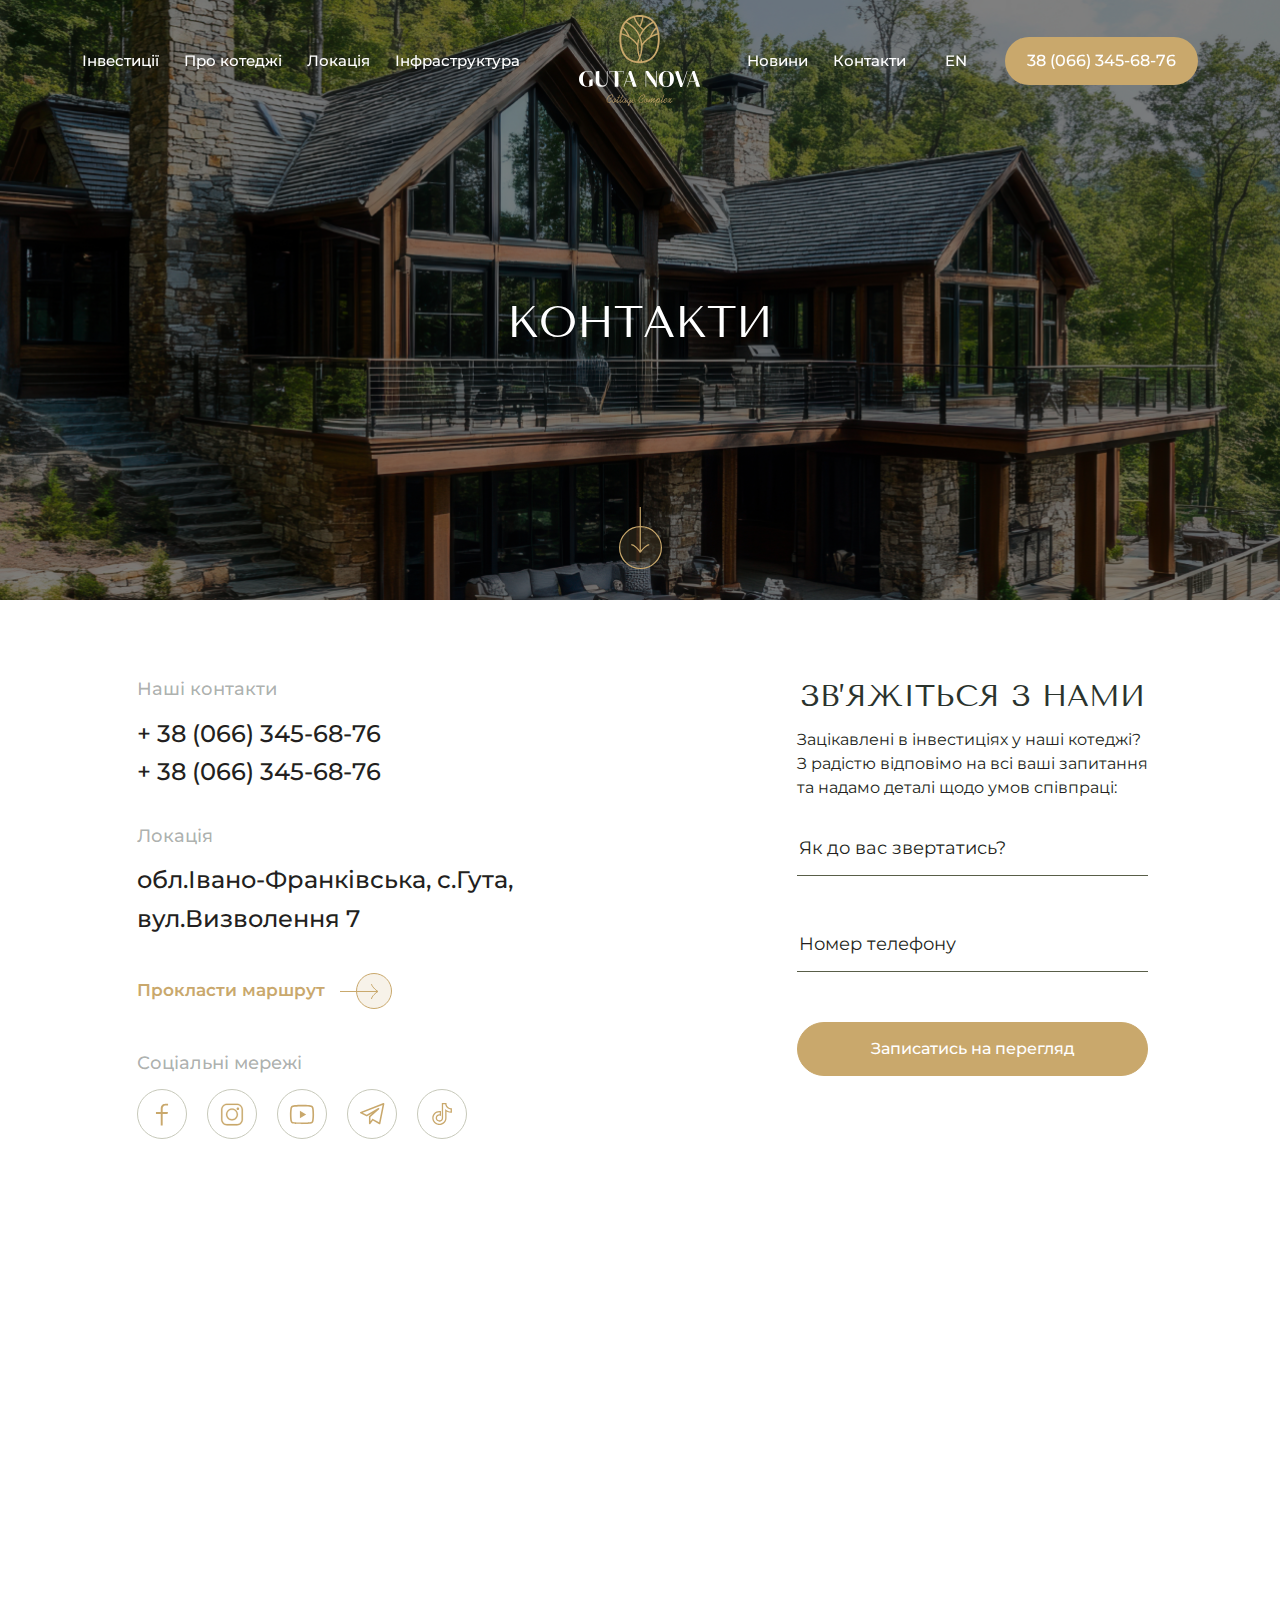
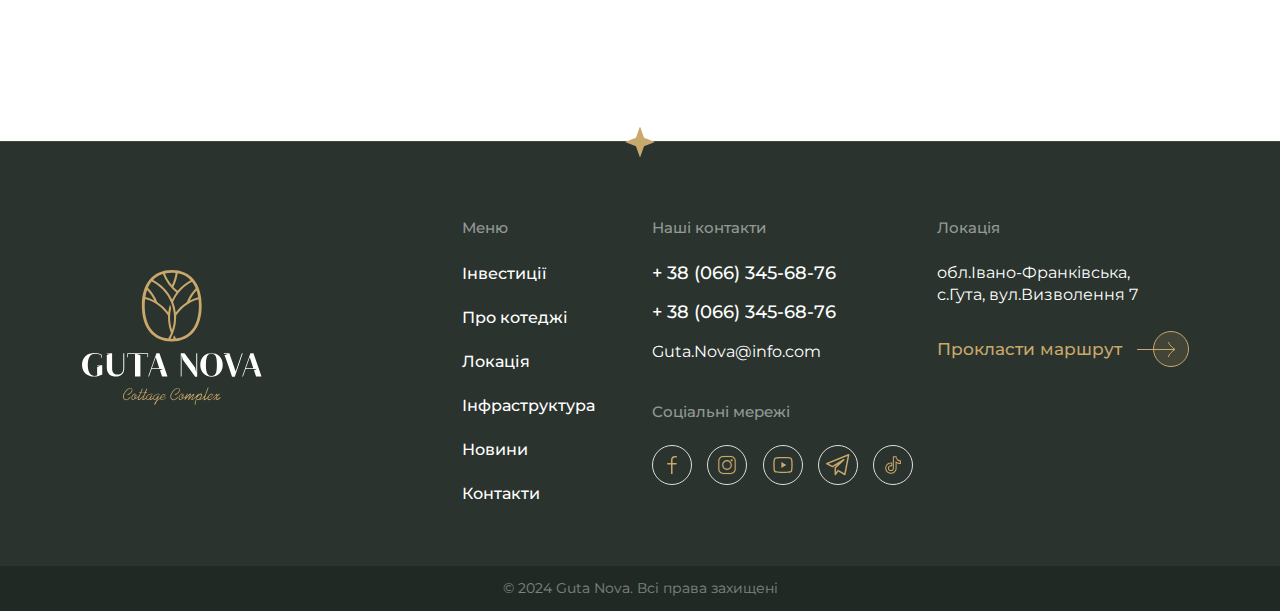
<file: contacts.html>
<!DOCTYPE html>
<html lang="en">

<head>
    <meta charset="UTF-8">
    <meta name="viewport" content="width=device-width, initial-scale=1.0">
    <title>Контакти</title>
    <link rel="stylesheet" href="css/lib/bootstrap.min.css">
    <link rel="stylesheet" href="css/lib/fancybox.css">
    <link rel="stylesheet" href="css/lib/swiper-bundle.min.css">
    <link rel="stylesheet" href="css/lib/aos.css">
    <link rel="stylesheet" href="css/style.css">
</head>

<body>
    <header class="header">
        <div class="container">
            <div class="row align-items-center">
                <div class="col-xl-5 mobmenu-col">
                    <button class="close-menu">
                        <img src="img/general/close.png" alt="close">
                    </button>
                    <ul class="headermenu noscrollmenu">
                        <li><a href="index.html#invest">Інвестиції</a></li>
                        <li><a href="index.html#about">Про котеджі</a></li>
                        <li><a href="index.html#location">Локація</a></li>
                        <li><a href="index.html#infrastr">Інфраструктура</a></li>
                        <li class="showtel noscroll"><a href="#">Новини</a></li>
                        <li class="showtel noscroll"><a href="#">Контакти</a></li>
                    </ul>
                </div>
                <div class="col-xl-2 col-lg-3 col-md-4 col-sm-3 col-4">
                    <div class="header-logo">
                        <img src="img/general/logo.svg" alt="logo">
                    </div>
                </div>
                <div class="col-xl-5 col-lg-9 col-md-8 col-sm-9 col-8 mobhide-col">
                    <div class="header__rightsect">
                        <ul>
                            <li><a href="#">Новини</a></li>
                            <li><a href="#">Контакти</a></li>
                        </ul>
                        <div class="header__lang">
                            <a href="#">EN</a>
                        </div>
                        <div class="header__tel">
                            <a href="tel:+380663456876" class="telicon">
                                <img src="img/general/mobtel.svg" alt="tel">
                            </a>
                            <div class="telwrap">
                                <a href="tel:+380663456876" class="telbtn">38 (066) 345-68-76</a>
                            </div>
                        </div>
                        <button class="menubtn">
                            <img src="img/general/menu.png" alt="menu">
                        </button>
                    </div>
                </div>
            </div>
        </div>
    </header>

    <main class="main">
        <section class="herosect herosect__sm centermob">
            <img class="herosect__bg" src="img/contacts/contact-hero.jpg" alt="img">
            <div class="container">
                <h1 data-aos="fade-up">
                    Контакти
                </h1>
            </div>

            <a href="#art" class="scrolldown">
                <svg width="43" height="63" viewBox="0 0 43 63" fill="none" xmlns="http://www.w3.org/2000/svg">
                    <circle cx="21.5" cy="40.6082" r="20.9028" transform="rotate(90 21.5 40.6082)" fill="#C9A86C"
                        fill-opacity="0.15" stroke="#C9A86C" stroke-width="1.19444" />
                    <path
                        d="M21.2593 -3.91543e-07L21.2593 45.3889M21.2593 45.3889C22.9764 42.4028 27.8279 37.625 30.2168 37.625M21.2593 45.3889C19.9902 43 15.2862 37.625 12.3001 37.625"
                        stroke="#C9A86C" stroke-width="1.19444" />
                </svg>

            </a>
        </section>

        <div class="contactssect" id="art">
            <div class="container">
                <div class="row">
                    <div class="col-xl-7 col-lg-6">
                        <div class="contact-leftsect">
                            <div class="contbox">
                                <p class="title">Наші контакти</p>
                                <p><a href="tel:+380663456876">+ 38 (066) 345-68-76</a></p>
                                <p><a href="tel:+380663456876">+ 38 (066) 345-68-76</a></p>
                            </div>
                            <div class="contbox">
                                <p class="title">Локація</p>
                                <p>обл.Івано-Франківська, с.Гута, вул.Визволення 7</p>
                            </div>
                            <a href="#" class="arrlink">
                                Прокласти маршрут
                                <svg width="52" height="36" viewBox="0 0 52 36" fill="none"
                                    xmlns="http://www.w3.org/2000/svg">
                                    <circle cx="34" cy="18" r="17.5" fill="#C9A86C" fill-opacity="0.15"
                                        stroke="#C9A86C">
                                    </circle>
                                    <path
                                        d="M0 18.4993L38 18.4993M38 18.4993C35.5 17.0618 31.5 13 31.5 11M38 18.4993C36 19.5618 31.5 23.5 31.5 26"
                                        stroke="#C9A86C"></path>
                                </svg>
                            </a>
                            <div class="contbox">
                                <p class="title">Соціальні мережі</p>
                                <ul class="soccont">
                                    <li>
                                        <a href="#" target="_blank" rel="nofollow">
                                            <img src="img/general/soc1.svg" alt="facebook">
                                        </a>
                                    </li>
                                    <li>
                                        <a href="#" target="_blank" rel="nofollow">
                                            <img src="img/general/soc2.svg" alt="instagram">
                                        </a>
                                    </li>
                                    <li>
                                        <a href="#" target="_blank" rel="nofollow">
                                            <img src="img/general/soc3.svg" alt="youtube">
                                        </a>
                                    </li>
                                    <li>
                                        <a href="#" target="_blank" rel="nofollow">
                                            <img src="img/general/soc4.svg" alt="telegram">
                                        </a>
                                    </li>
                                    <li>
                                        <a href="#" target="_blank" rel="nofollow">
                                            <img src="img/general/soc5.svg" alt="tiktok">
                                        </a>
                                    </li>
                                </ul>
                            </div>
                        </div>
                    </div>
                    <div class="col-xl-5 col-lg-6">
                        <div class="contactform">
                            <p class="title">Зв’яжіться з нами </p>
                            <p>
                                Зацікавлені в інвестиціях у наші котеджі? З радістю відповімо на всі ваші запитання та
                                надамо деталі щодо умов співпраці:
                            </p>
                            <form action="#">
                                <div class="inputfield">
                                    <input type="text" placeholder="Як до вас звертатись?">
                                </div>
                                <div class="inputfield">
                                    <input type="text" class="telinput" placeholder="Номер телефону">
                                </div>
                                <input type="submit" value="Записатись на перегляд" class="yellowbtn">
                            </form>
                        </div>
                    </div>
                </div>
            </div>
        </div>

        <div class="mapsection">
            <div class="container">
                <iframe
                    src="https://www.google.com/maps/embed?pb=!1m14!1m8!1m3!1d10546.151073480225!2d24.200538!3d48.6378267!3m2!1i1024!2i768!4f13.1!3m3!1m2!1s0x47374f33c0249881%3A0x9c03e8540be0329d!2z0JrQvtGC0LXQtNC20L3QuNC5INC60L7QvNC_0LvQtdC60YEgR3V0YSBOb3Zh!5e0!3m2!1suk!2sua!4v1729321750611!5m2!1suk!2sua"
                    width="600" height="450" style="border:0;" allowfullscreen="" loading="lazy"
                    referrerpolicy="no-referrer-when-downgrade"></iframe>
            </div>

        </div>

    </main>

    <footer class="footer">
        <div class="footer__top">
            <div class="container">
                <div class="row">
                    <div class="col-xl-4 col-lg-3">
                        <div class="footer__logo">
                            <a href="#"><img src="img/general/logo-footer.svg" alt="logo"></a>
                        </div>
                    </div>
                    <div class="col-xl-2 col-lg-3 col-sm-6">
                        <div class="footer__box">
                            <p class="footer__title">Меню</p>
                            <ul>
                                <li><a href="#">Інвестиції</a></li>
                                <li><a href="#">Про котеджі</a></li>
                                <li><a href="#">Локація</a></li>
                                <li><a href="#">Інфраструктура</a></li>
                                <li><a href="#">Новини</a></li>
                                <li><a href="#">Контакти</a></li>
                            </ul>
                        </div>
                    </div>
                    <div class="col-xl-3 col-lg-3 col-sm-6">
                        <div class="footer__box">
                            <p class="footer__title">Наші контакти</p>
                            <ul class="footer__contacts">
                                <li>
                                    <a href="tel:+ 380663456876">+ 38 (066) 345-68-76</a>
                                </li>
                                <li>
                                    <a href="tel:+ 380663456876">+ 38 (066) 345-68-76</a>
                                </li>
                                <li>
                                    <a class="emaillink" href="mailto:Guta.Nova@info.com">Guta.Nova@info.com</a>
                                </li>
                            </ul>

                        </div>
                        <div class="footer__box">
                            <p class="footer__title">Соціальні мережі</p>
                            <ul class="footer__socials">
                                <li>
                                    <a href="#" target="_blank" rel="nofollow">
                                        <img src="img/general/soc1.svg" alt="facebook">
                                    </a>
                                </li>
                                <li>
                                    <a href="#" target="_blank" rel="nofollow">
                                        <img src="img/general/soc2.svg" alt="instagram">
                                    </a>
                                </li>
                                <li>
                                    <a href="#" target="_blank" rel="nofollow">
                                        <img src="img/general/soc3.svg" alt="youtube">
                                    </a>
                                </li>
                                <li>
                                    <a href="#" target="_blank" rel="nofollow">
                                        <img src="img/general/soc4.svg" alt="telegram">
                                    </a>
                                </li>
                                <li>
                                    <a href="#" target="_blank" rel="nofollow">
                                        <img src="img/general/soc5.svg" alt="tiktok">
                                    </a>
                                </li>
                            </ul>
                        </div>
                    </div>
                    <div class="col-xl-3 col-lg-3">
                        <div class="footer__box">
                            <p class="footer__title">Локація</p>
                            <p class="descr">
                                обл.Івано-Франківська,<br> с.Гута, вул.Визволення 7
                            </p>
                            <a href="#" class="arrlink" target="_blank" rel="nofollow">
                                Прокласти маршрут
                                <svg width="52" height="36" viewBox="0 0 52 36" fill="none"
                                    xmlns="http://www.w3.org/2000/svg">
                                    <circle cx="34" cy="18" r="17.5" fill="#C9A86C" fill-opacity="0.15"
                                        stroke="#C9A86C"></circle>
                                    <path
                                        d="M0 18.4993L38 18.4993M38 18.4993C35.5 17.0618 31.5 13 31.5 11M38 18.4993C36 19.5618 31.5 23.5 31.5 26"
                                        stroke="#C9A86C"></path>
                                </svg>
                            </a>
                        </div>
                    </div>
                </div>
            </div>
        </div>
        <div class="footer__bottom">
            <p>© 2024 Guta Nova. Всі права захищені</p>
        </div>


    </footer>



    <script src="js/lib/jquery.js"></script>
    <script src="js/lib/jquery.inputmask.min.js"></script>
    <script src="js/lib/fancybox.js"></script>
    <script src="js/lib/swiper-bundle.min.js"></script>
    <script src="js/lib/bootstrap.min.js"></script>
    <script src="js/lib/aos.js"></script>
    <script src="js/main.js"></script>
</body>

</html>
</file>
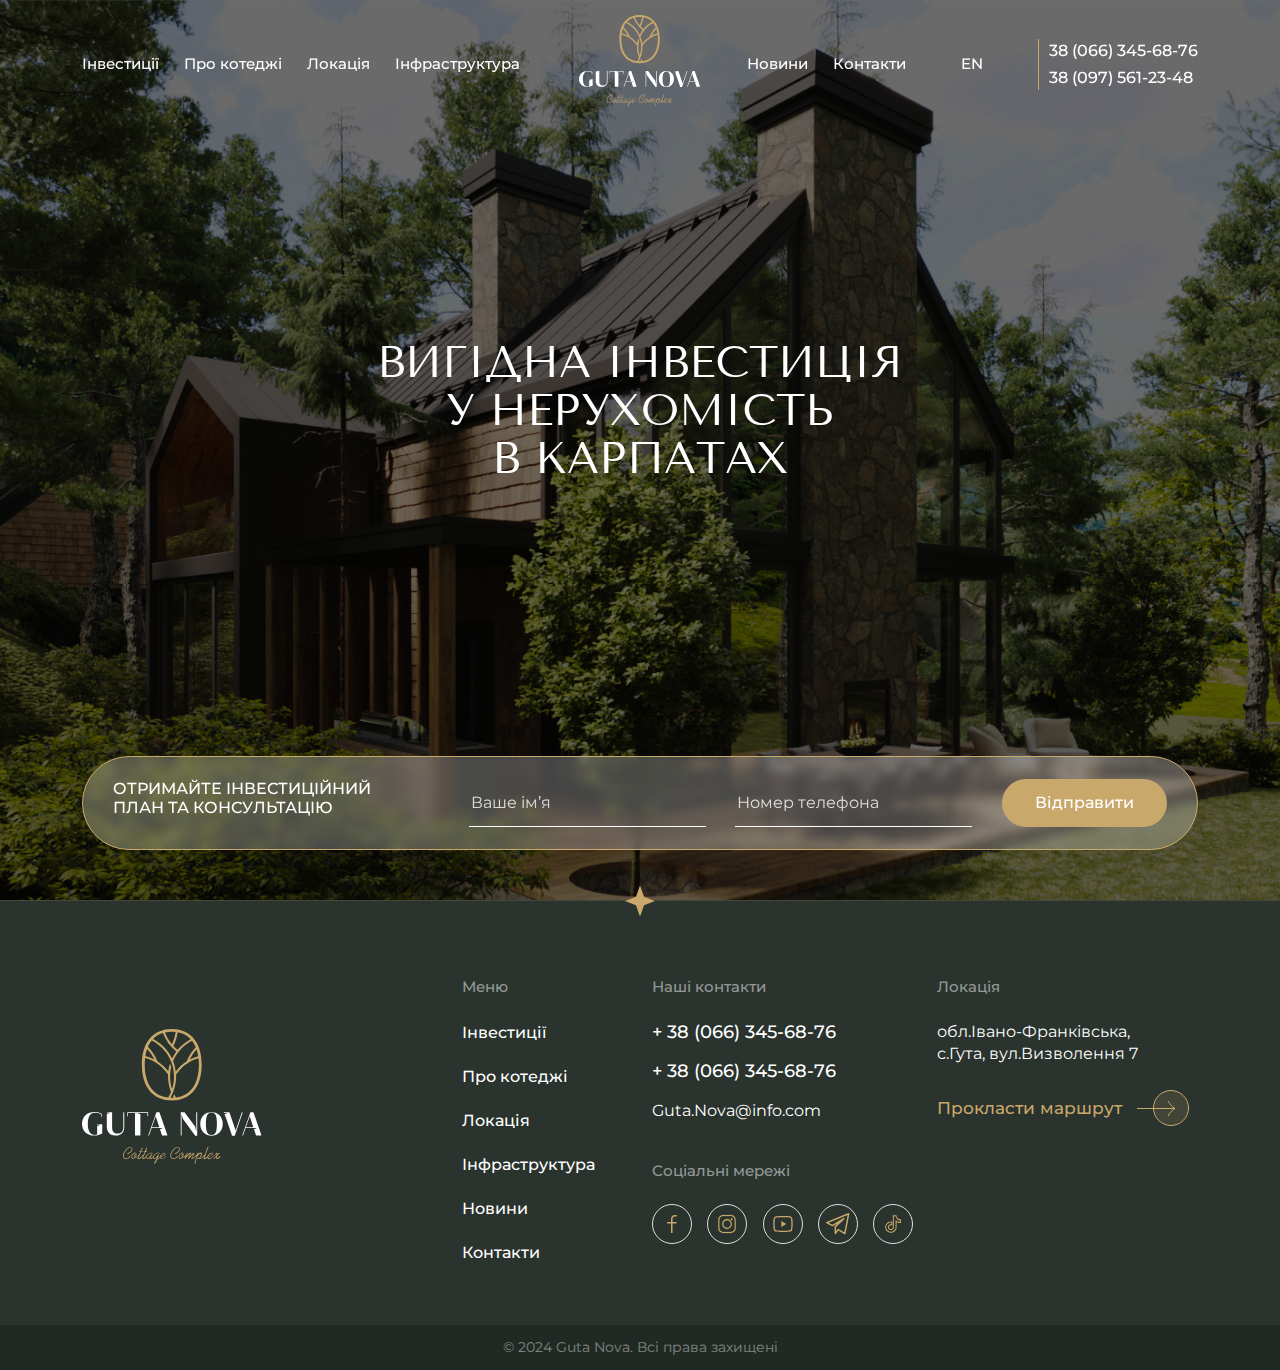
<file: header-v2.html>
<!DOCTYPE html>
<html lang="en">

<head>
    <meta charset="UTF-8">
    <meta name="viewport" content="width=device-width, initial-scale=1.0">
    <title>Main</title>
    <link rel="stylesheet" href="css/lib/bootstrap-grid.min.css">
    <link rel="stylesheet" href="css/lib/fancybox.css">
    <link rel="stylesheet" href="css/lib/swiper-bundle.min.css">
    <link rel="stylesheet" href="css/lib/aos.css">
    <link rel="stylesheet" href="css/style.css">
</head>

<body>
    <header class="header">
        <div class="container">
            <div class="row align-items-center">
                <div class="col-xl-5 mobmenu-col">
                    <button class="close-menu">
                        <img src="img/general/close.png" alt="close">
                    </button>
                    <ul>
                        <li><a href="#">Інвестиції</a></li>
                        <li><a href="#">Про котеджі</a></li>
                        <li><a href="#">Локація</a></li>
                        <li><a href="#">Інфраструктура</a></li>
                        <li class="showtel"><a href="#">Новини</a></li>
                        <li class="showtel"><a href="#">Контакти</a></li>
                    </ul>
                </div>
                <div class="col-xl-2 col-lg-3 col-md-4 col-sm-3 col-4">
                    <div class="header-logo">
                        <img src="img/general/logo.svg" alt="logo">
                    </div>
                </div>
                <div class="col-xl-5 col-lg-9 col-md-8 col-sm-9 col-8 mobhide-col">
                    <div class="header__rightsect">
                        <ul>
                            <li><a href="#">Новини</a></li>
                            <li><a href="#">Контакти</a></li>
                        </ul>
                        <div class="header__lang">
                            <a href="#">EN</a>
                        </div>
                        <div class="header__tel">
                            <button class="telicon">
                                <img src="img/general/mobtel.svg" alt="tel">
                            </button>
                            <div class="telwrap multi">
                                <ul>
                                    <li><a href="tel:380663456876">38 (066) 345-68-76</a></li>
                                    <li><a href="tel:380975612348">38 (097) 561-23-48</a></li>
                                </ul>
                            </div>
                        </div>
                        <button class="menubtn">
                            <img src="img/general/menu.png" alt="menu">
                        </button>
                    </div>
                </div>
            </div>
        </div>
    </header>

    <main class="main">
        <section class="herosect">
            <img class="herosect__bg" src="img/main/heroimg.jpg" alt="img">
            <div class="container">
                <h1 data-aos="fade-up">
                    Вигідна інвестиція <br>
                    у нерухомість <br>
                    в Карпатах
                </h1>
            </div>
            <div class="herosect__formwrap">
                <div class="container">
                    <div class="row justify-content-center">
                        <div class="col-xxl-10">
                            <div class="herosect__form">
                                <div class="herosect__formleft">
                                    <p>
                                        Отримайте інвестиційний план та консультацію
                                    </p>
                                </div>
                                <div class="herosect__formright">
                                    <form action="#">
                                        <div class="inputfield">
                                            <input type="text" placeholder="Ваше ім’я">
                                        </div>
                                        <div class="inputfield">
                                            <input class="telinput" type="text" placeholder="Номер телефона">
                                        </div>
                                        <input type="submit" value="Відправити" class="herosect__submit">
                                    </form>
                                </div>
                            </div>
                        </div>
                    </div>
                </div>
            </div>
        </section>
    </main>

    <footer class="footer">
        <div class="footer__top">
            <div class="container">
                <div class="row">
                    <div class="col-xl-4 col-lg-3">
                        <div class="footer__logo">
                            <a href="#"><img src="img/general/logo-footer.svg" alt="logo"></a>
                        </div>
                    </div>
                    <div class="col-xl-2 col-lg-3 col-sm-6">
                        <div class="footer__box">
                            <p class="footer__title">Меню</p>
                            <ul>
                                <li><a href="#">Інвестиції</a></li>
                                <li><a href="#">Про котеджі</a></li>
                                <li><a href="#">Локація</a></li>
                                <li><a href="#">Інфраструктура</a></li>
                                <li><a href="#">Новини</a></li>
                                <li><a href="#">Контакти</a></li>
                            </ul>
                        </div>
                    </div>
                    <div class="col-xl-3 col-lg-3 col-sm-6">
                        <div class="footer__box">
                            <p class="footer__title">Наші контакти</p>
                            <ul class="footer__contacts">
                                <li>
                                    <a href="tel:+ 380663456876">+ 38 (066) 345-68-76</a>
                                </li>
                                <li>
                                    <a href="tel:+ 380663456876">+ 38 (066) 345-68-76</a>
                                </li>
                                <li>
                                    <a class="emaillink" href="mailto:Guta.Nova@info.com">Guta.Nova@info.com</a>
                                </li>
                            </ul>

                        </div>
                        <div class="footer__box">
                            <p class="footer__title">Соціальні мережі</p>
                            <ul class="footer__socials">
                                <li>
                                    <a href="#" target="_blank" rel="nofollow">
                                        <img src="img/general/soc1.svg" alt="facebook">
                                    </a>
                                </li>
                                <li>
                                    <a href="#" target="_blank" rel="nofollow">
                                        <img src="img/general/soc2.svg" alt="instagram">
                                    </a>
                                </li>
                                <li>
                                    <a href="#" target="_blank" rel="nofollow">
                                        <img src="img/general/soc3.svg" alt="youtube">
                                    </a>
                                </li>
                                <li>
                                    <a href="#" target="_blank" rel="nofollow">
                                        <img src="img/general/soc4.svg" alt="telegram">
                                    </a>
                                </li>
                                <li>
                                    <a href="#" target="_blank" rel="nofollow">
                                        <img src="img/general/soc5.svg" alt="tiktok">
                                    </a>
                                </li>
                            </ul>
                        </div>
                    </div>
                    <div class="col-xl-3 col-lg-3">
                        <div class="footer__box">
                            <p class="footer__title">Локація</p>
                            <p class="descr">
                                обл.Івано-Франківська,<br> с.Гута, вул.Визволення 7
                            </p>
                            <a href="#" class="arrlink" target="_blank" rel="nofollow">
                                Прокласти маршрут
                                <svg width="52" height="36" viewBox="0 0 52 36" fill="none"
                                    xmlns="http://www.w3.org/2000/svg">
                                    <circle cx="34" cy="18" r="17.5" fill="#C9A86C" fill-opacity="0.15"
                                        stroke="#C9A86C"></circle>
                                    <path
                                        d="M0 18.4993L38 18.4993M38 18.4993C35.5 17.0618 31.5 13 31.5 11M38 18.4993C36 19.5618 31.5 23.5 31.5 26"
                                        stroke="#C9A86C"></path>
                                </svg>
                            </a>
                        </div>
                    </div>
                </div>
            </div>
        </div>
        <div class="footer__bottom">
            <p>© 2024 Guta Nova. Всі права захищені</p>
        </div>


    </footer>


    <script src="js/lib/jquery.js"></script>
    <script src="js/lib/jquery.inputmask.min.js"></script>
    <script src="js/lib/fancybox.js"></script>
    <script src="js/lib/swiper-bundle.min.js"></script>
    <script src="js/lib/aos.js"></script>
    <script src="js/main.js"></script>
</body>

</html>
</file>
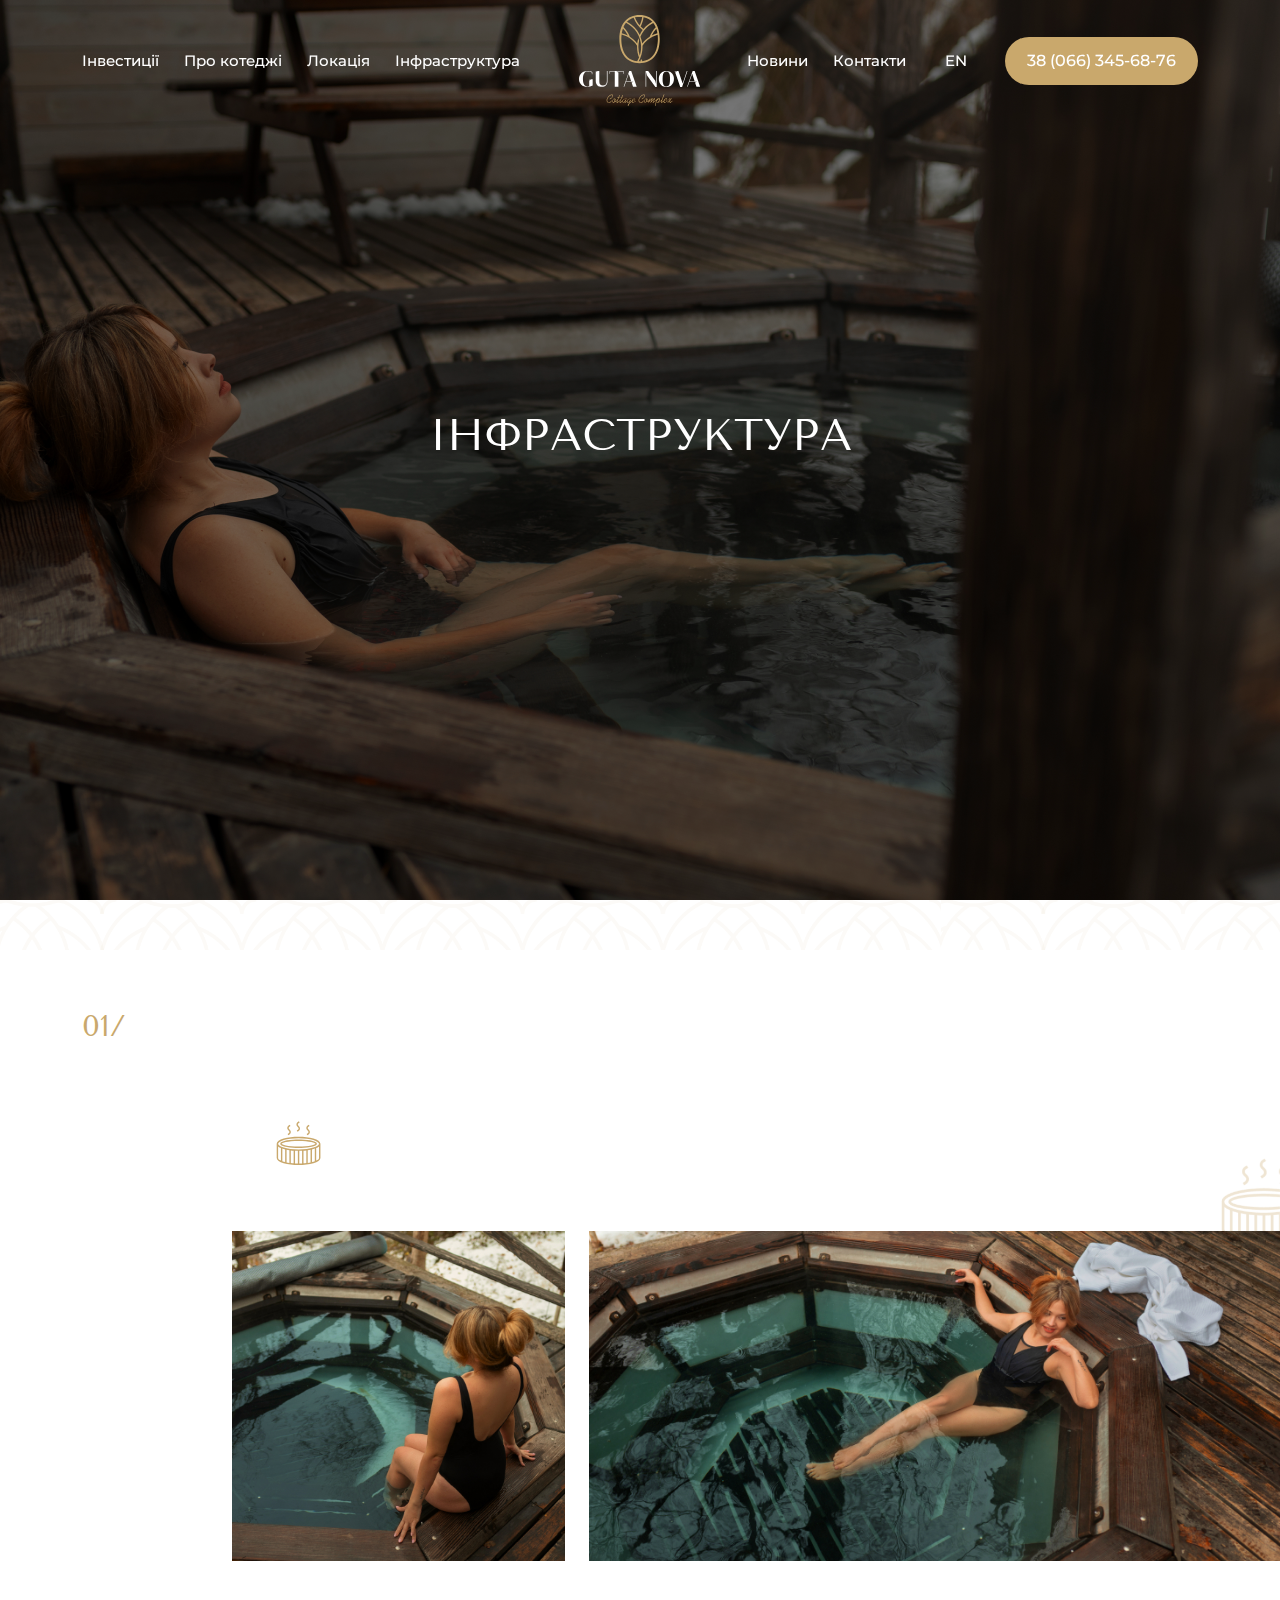
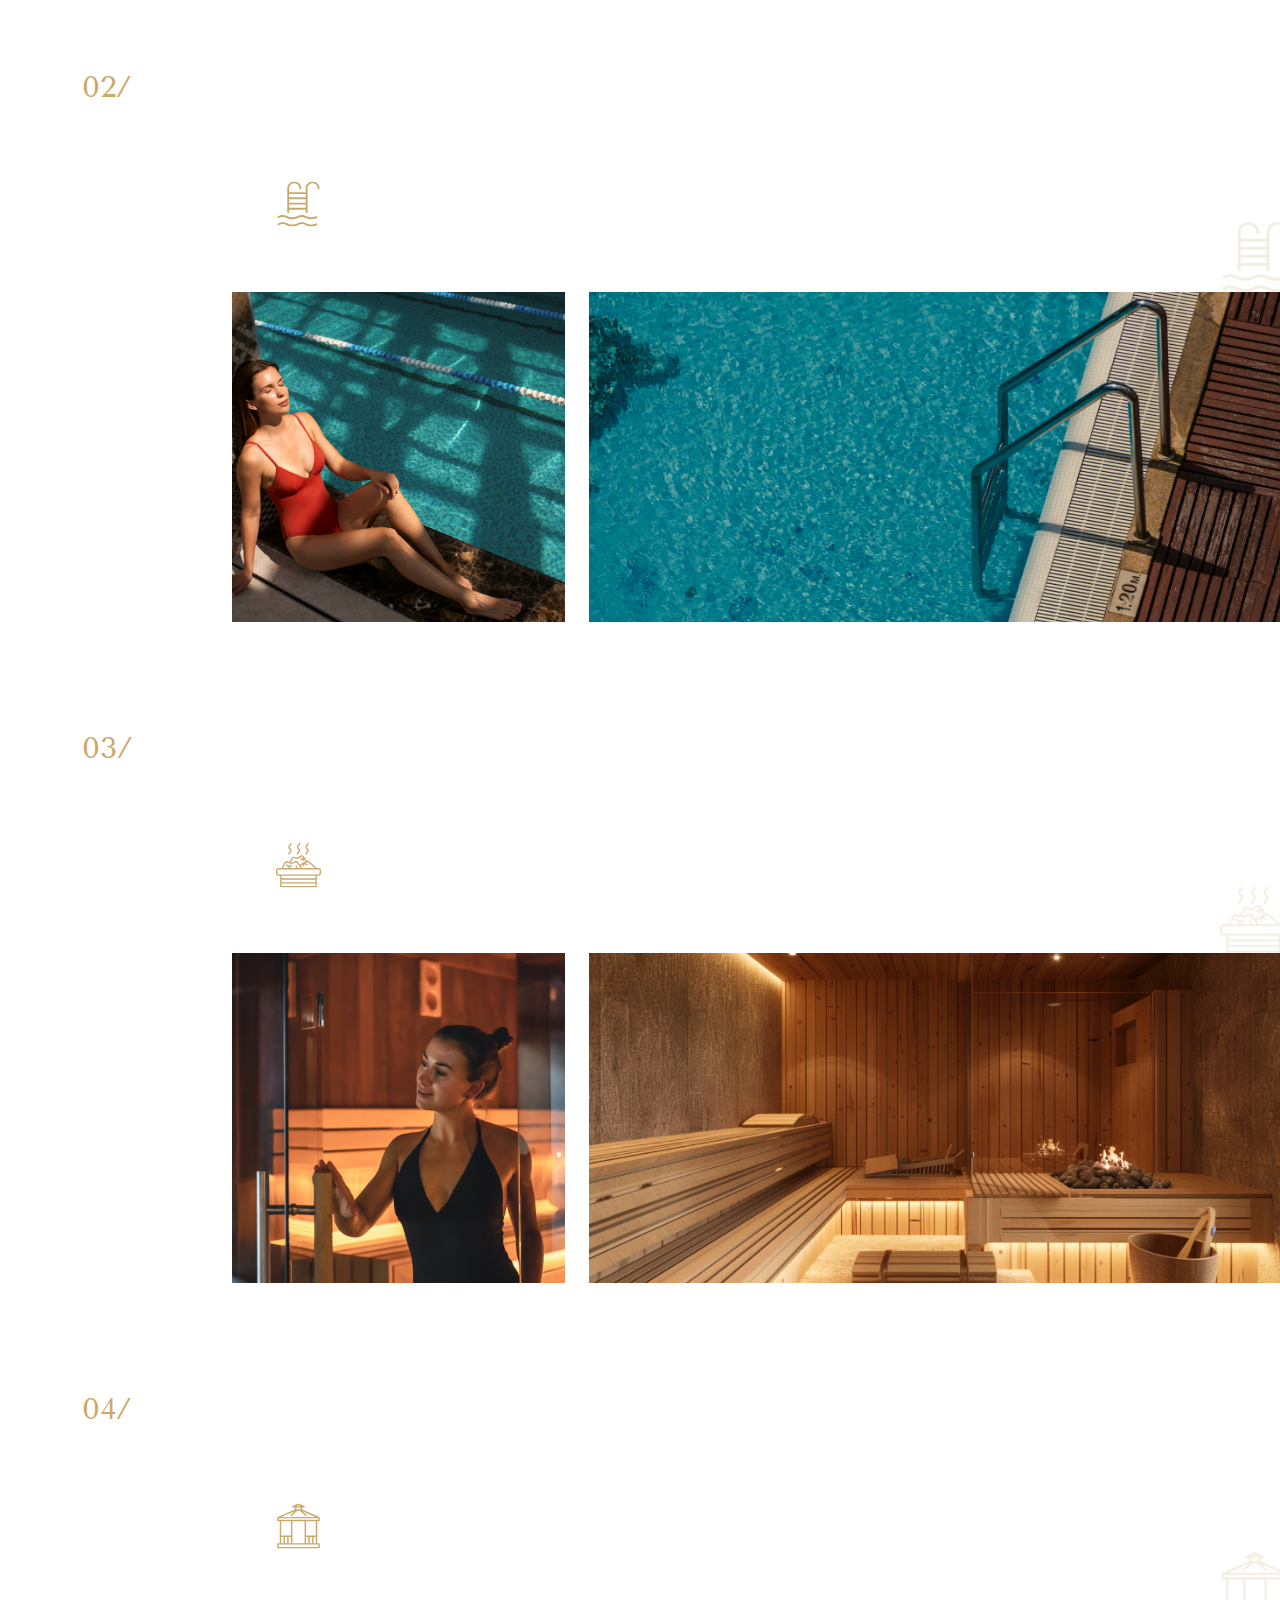
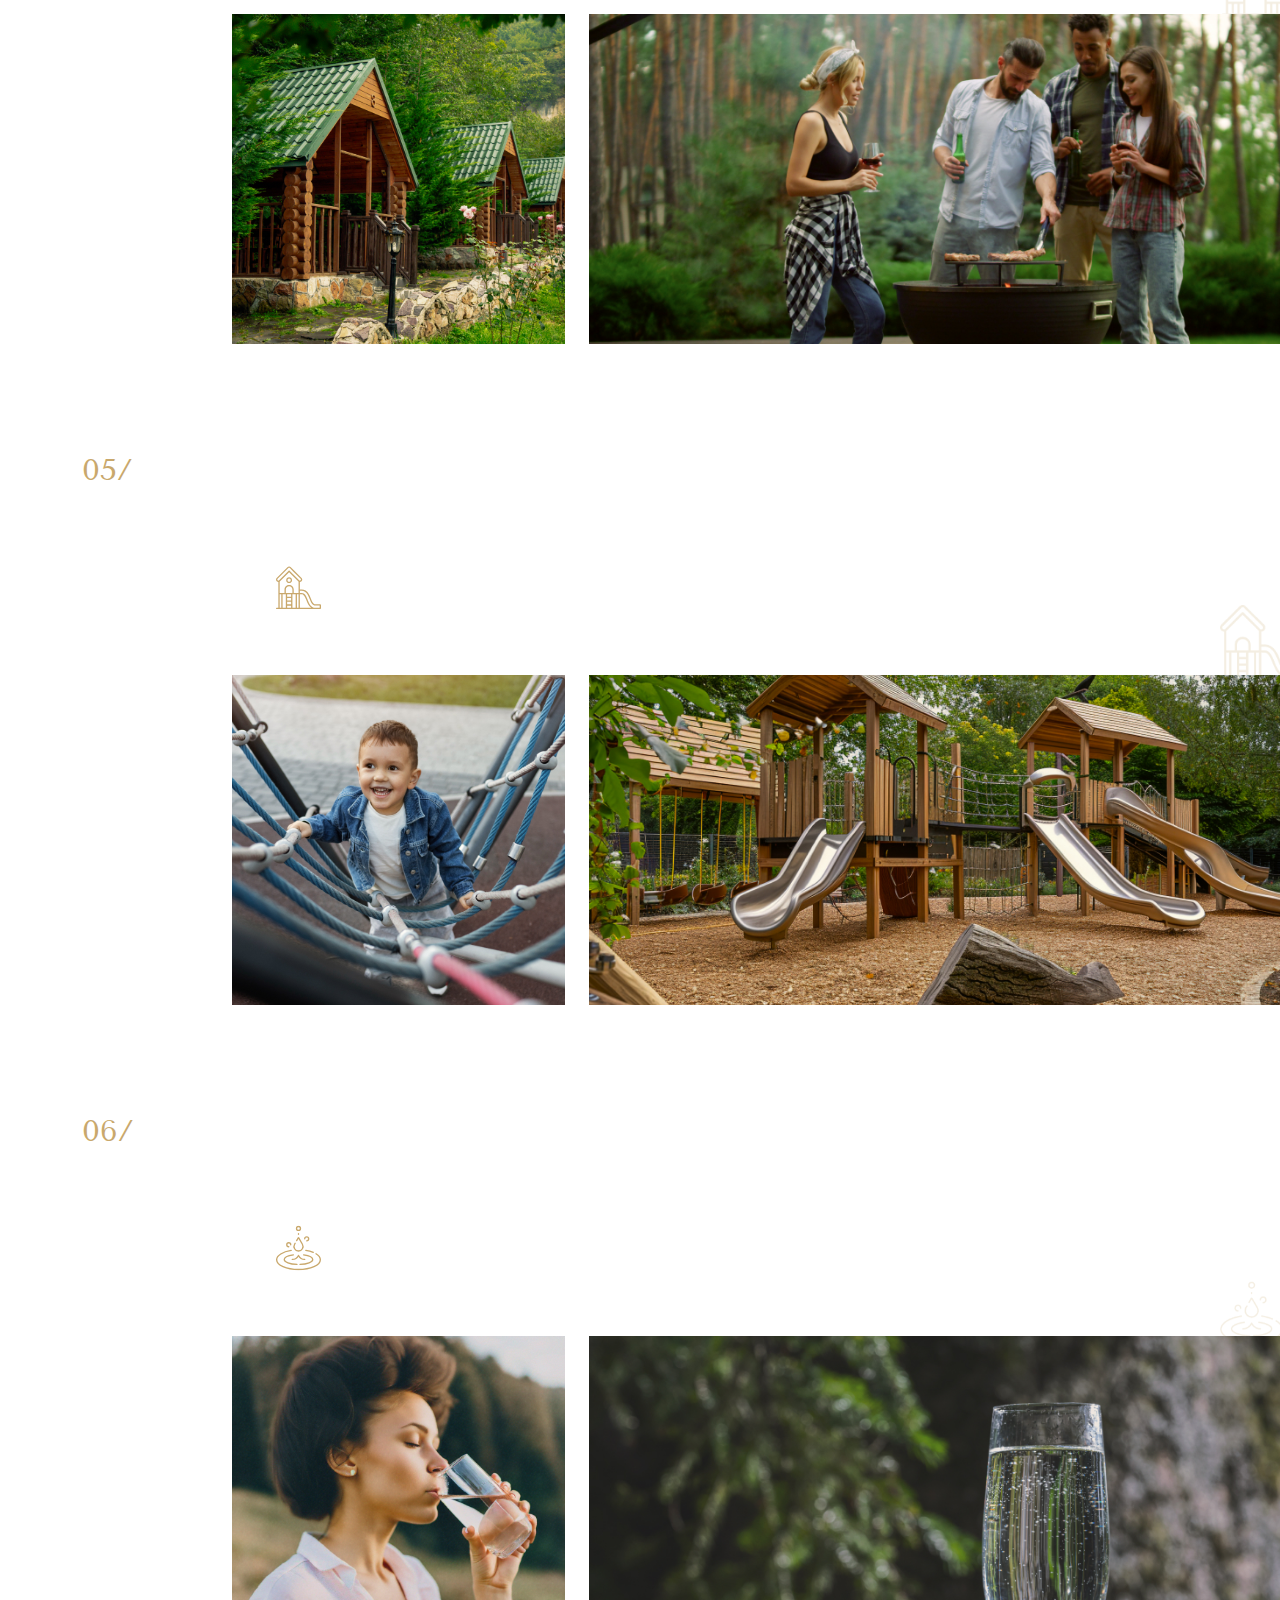
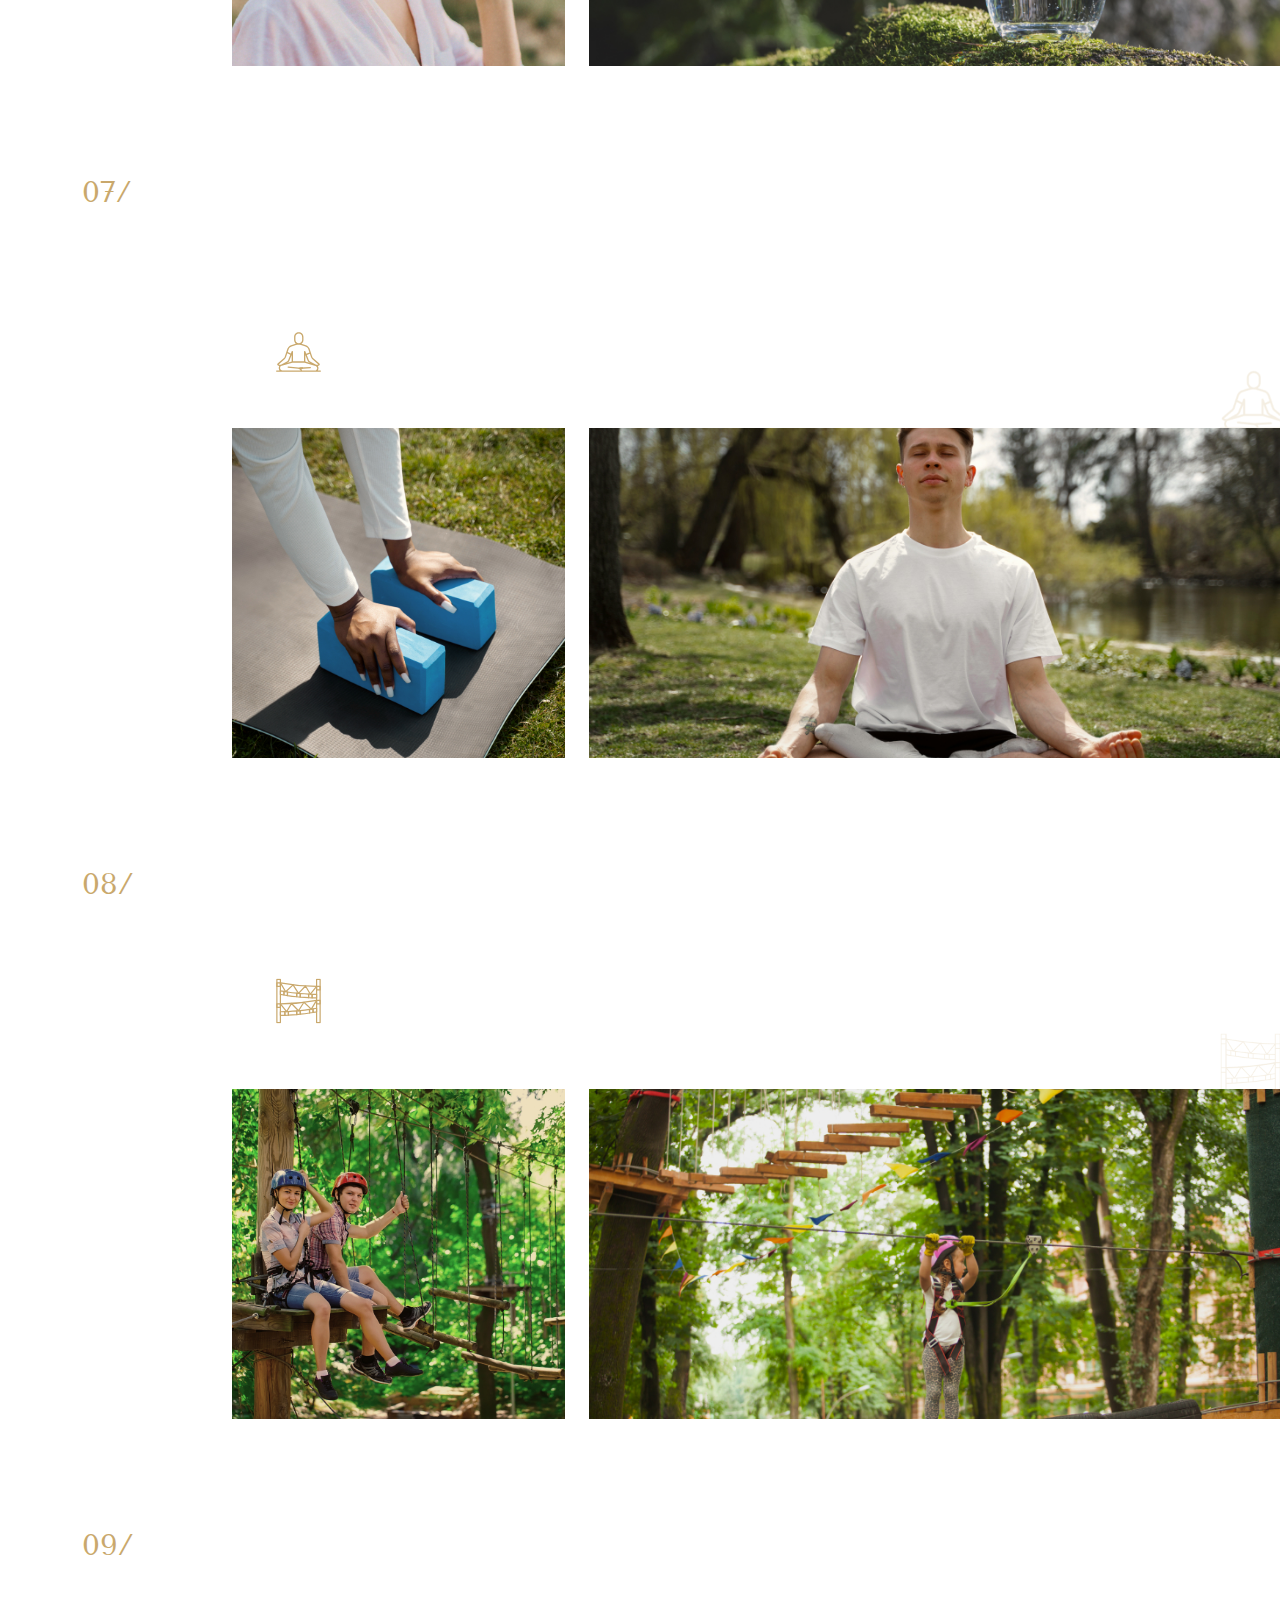
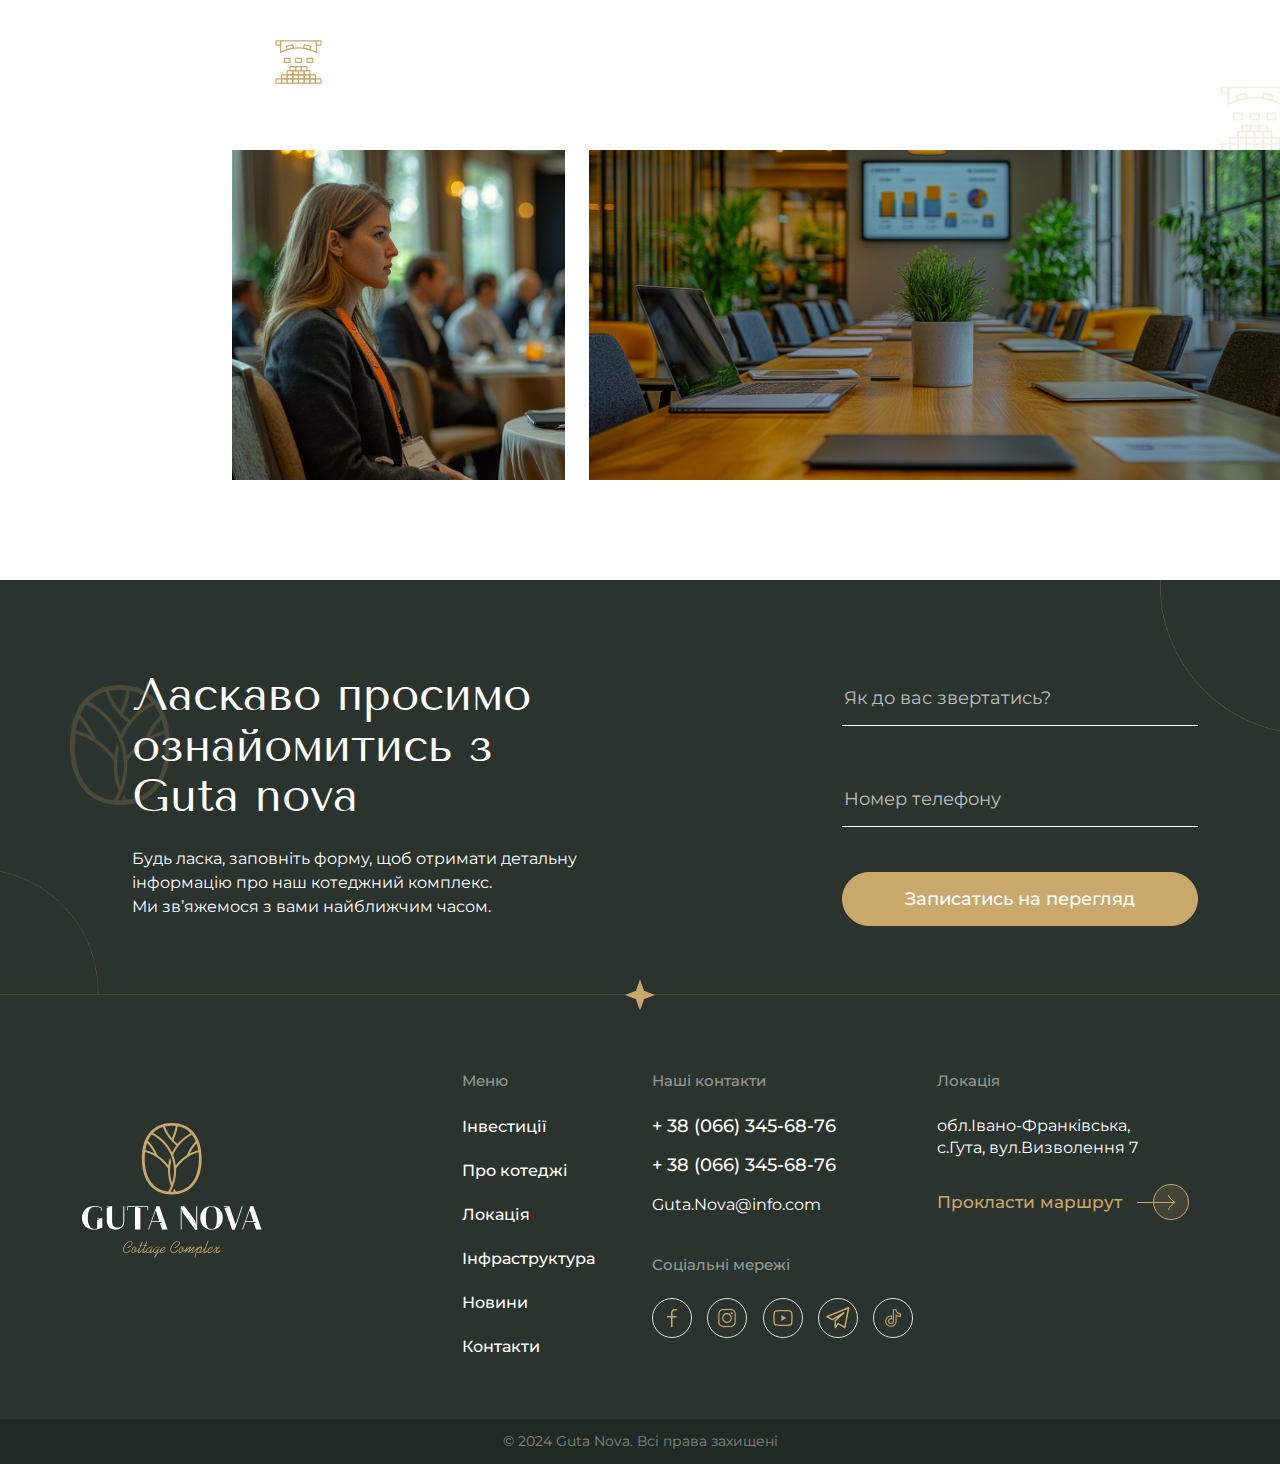
<file: infrastructure.html>
<!DOCTYPE html>
<html lang="en">

<head>
    <meta charset="UTF-8">
    <meta name="viewport" content="width=device-width, initial-scale=1.0">
    <title>Інфраструктура</title>
    <link rel="stylesheet" href="css/lib/bootstrap.min.css">
    <link rel="stylesheet" href="css/lib/fancybox.css">
    <link rel="stylesheet" href="css/lib/swiper-bundle.min.css">
    <link rel="stylesheet" href="css/lib/aos.css">
    <link rel="stylesheet" href="css/style.css">
</head>

<body>
    <header class="header">
        <div class="container">
            <div class="row align-items-center">
                <div class="col-xl-5 mobmenu-col">
                    <button class="close-menu">
                        <img src="img/general/close.png" alt="close">
                    </button>
                    <ul class="headermenu noscrollmenu">
                        <li><a href="index.html#invest">Інвестиції</a></li>
                        <li><a href="index.html#about">Про котеджі</a></li>
                        <li><a href="index.html#location">Локація</a></li>
                        <li><a href="index.html#infrastr">Інфраструктура</a></li>
                        <li class="showtel noscroll"><a href="#">Новини</a></li>
                        <li class="showtel noscroll"><a href="#">Контакти</a></li>
                    </ul>
                </div>
                <div class="col-xl-2 col-lg-3 col-md-4 col-sm-3 col-4">
                    <div class="header-logo">
                        <img src="img/general/logo.svg" alt="logo">
                    </div>
                </div>
                <div class="col-xl-5 col-lg-9 col-md-8 col-sm-9 col-8 mobhide-col">
                    <div class="header__rightsect">
                        <ul>
                            <li><a href="#">Новини</a></li>
                            <li><a href="#">Контакти</a></li>
                        </ul>
                        <div class="header__lang">
                            <a href="#">EN</a>
                        </div>
                        <div class="header__tel">
                            <a href="tel:+380663456876" class="telicon">
                                <img src="img/general/mobtel.svg" alt="tel">
                            </a>
                            <div class="telwrap">
                                <a href="tel:+380663456876" class="telbtn">38 (066) 345-68-76</a>
                            </div>
                        </div>
                        <button class="menubtn">
                            <img src="img/general/menu.png" alt="menu">
                        </button>
                    </div>
                </div>
            </div>
        </div>
    </header>

    <main class="main">
        <section class="heropagesect">
            <img class="heropagesect__bg" src="img/infrstr/heroimg.jpg" alt="hero image">
            <div class="container">
                <h1 data-aos="fade-up">
                    Інфраструктура
                </h1>
            </div>
        </section>

        <section class="infrastrsect">
            <div class="infrastrsect-wrapper">
                <div class="infrastrbox">
                    <div class="infrastrbox__left">
                        <p>01/</p>
                    </div>
                    <div class="infrastrbox__right">
                        <h2 data-aos="fade-left">чани над водою</h2>
                        <div class="descr">
                            <div class="imgwrap">
                                <img src="img/infrstr/infr-ic1.svg" alt="icon">
                            </div>
                            <div class="textwrap" data-aos="fade-left">
                                <p>
                                    Пориньте у світ затишку та відновлення, насолоджуючись гарячими чавунними чанами над
                                    водою. Така процедура ідеально поєднує тепло, заспокійливий вплив природи та водну
                                    терапію. Це чудовий спосіб зняти стрес, відновити сили та провести незабутній час з
                                    близькими, милуючись краєвидами довкола.
                                </p>
                            </div>

                            <img class="absimg" src="img/infrstr/infr-bg1.png" alt="img">
                        </div>
                        <div class="row">
                            <div class="col-md-4">
                                <div class="imgbox">
                                    <img src="img/infrstr/img1.jpg" alt="img">
                                </div>
                            </div>
                            <div class="col-md-8">
                                <div class="imgbox">
                                    <img src="img/infrstr/img11.jpg" alt="img">
                                </div>
                            </div>
                        </div>
                    </div>
                </div>
                <div class="infrastrbox">
                    <div class="infrastrbox__left">
                        <p>02/</p>
                    </div>
                    <div class="infrastrbox__right">
                        <h2 data-aos="fade-left">теплий басейн</h2>
                        <div class="descr">
                            <div class="imgwrap">
                                <img src="img/infrstr/infr-ic2.svg" alt="icon">
                            </div>
                            <div class="textwrap" data-aos="fade-left">
                                <p>
                                    Теплий басейн створює атмосферу затишку та спокою, допомагаючи зняти напругу та
                                    відновити сили. Приємне тепло води сприяє розслабленню м’язів і поліпшенню
                                    самопочуття. Це чудове місце для відпочинку наодинці або в компанії близьких, де
                                    можна насолодитися комфортом і гармонією в будь-яку пору року.
                                </p>
                            </div>

                            <img class="absimg" src="img/infrstr/infr-bg2.png" alt="img">
                        </div>
                        <div class="row">
                            <div class="col-md-4">
                                <div class="imgbox">
                                    <img src="img/infrstr/img2.jpg" alt="img">
                                </div>
                            </div>
                            <div class="col-md-8">
                                <div class="imgbox">
                                    <img src="img/infrstr/img22.jpg" alt="img">
                                </div>
                            </div>
                        </div>
                    </div>
                </div>
                <div class="infrastrbox">
                    <div class="infrastrbox__left">
                        <p>03/</p>
                    </div>
                    <div class="infrastrbox__right">
                        <h2 data-aos="fade-left">банний комплекс</h2>
                        <div class="descr">
                            <div class="imgwrap">
                                <img src="img/infrstr/infr-ic3.svg" alt="icon">
                            </div>
                            <div class="textwrap" data-aos="fade-left">
                                <p>
                                    Наш банний комплекс — це ідеальне місце для релаксу, оздоровлення та відновлення
                                    сил. До ваших послуг різні види саун та бань, купелі з прохолодною та гарячою водою,
                                    зони відпочинку та професійний масаж. Процедури допоможуть очистити організм,
                                    покращити кровообіг і зняти напругу.
                                </p>
                            </div>

                            <img class="absimg" src="img/infrstr/infr-bg3.png" alt="img">
                        </div>
                        <div class="row">
                            <div class="col-md-4">
                                <div class="imgbox">
                                    <img src="img/infrstr/img3.jpg" alt="img">
                                </div>
                            </div>
                            <div class="col-md-8">
                                <div class="imgbox">
                                    <img src="img/infrstr/img33.jpg" alt="img">
                                </div>
                            </div>
                        </div>
                    </div>
                </div>
                <div class="infrastrbox">
                    <div class="infrastrbox__left">
                        <p>04/</p>
                    </div>
                    <div class="infrastrbox__right">
                        <h2 data-aos="fade-left">Альтанки та зона BBQ</h2>
                        <div class="descr">
                            <div class="imgwrap">
                                <img src="img/infrstr/infr-ic4.svg" alt="icon">
                            </div>
                            <div class="textwrap" data-aos="fade-left">
                                <p>
                                    Затишний простір дозволяє провести час у компанії друзів чи родини, насолоджуючись
                                    природою в будь-яку погоду. Просторі й комфортні альтанки підходять як для невеликих
                                    зустрічей, так і для святкувань на відкритому повітрі. Додаткові зручності
                                    забезпечують комфорт та затишок протягом усього дня.
                                </p>
                            </div>

                            <img class="absimg" src="img/infrstr/infr-bg4.png" alt="img">
                        </div>
                        <div class="row">
                            <div class="col-md-4">
                                <div class="imgbox">
                                    <img src="img/infrstr/img4.jpg" alt="img">
                                </div>
                            </div>
                            <div class="col-md-8">
                                <div class="imgbox">
                                    <img src="img/infrstr/img44.jpg" alt="img">
                                </div>
                            </div>
                        </div>
                    </div>
                </div>
                <div class="infrastrbox">
                    <div class="infrastrbox__left">
                        <p>05/</p>
                    </div>
                    <div class="infrastrbox__right">
                        <h2 data-aos="fade-left">дитячий майданчик</h2>
                        <div class="descr">
                            <div class="imgwrap">
                                <img src="img/infrstr/infr-ic5.svg" alt="icon">
                            </div>
                            <div class="textwrap" data-aos="fade-left">
                                <p>
                                    Дитячий майданчик створює простір для веселощів, розвитку та активного відпочинку.
                                    Гойдалки, гірки, пісочниці та ігрові зони дарують дітям можливість рухатися,
                                    фантазувати та досліджувати світ навколо. Майданчик обладнаний безпечними
                                    матеріалами, щоб батьки могли бути спокійними, поки їхні малюки грають.
                                </p>
                            </div>

                            <img class="absimg" src="img/infrstr/infr-bg5.png" alt="img">
                        </div>
                        <div class="row">
                            <div class="col-md-4">
                                <div class="imgbox">
                                    <img src="img/infrstr/img5.jpg" alt="img">
                                </div>
                            </div>
                            <div class="col-md-8">
                                <div class="imgbox">
                                    <img src="img/infrstr/img55.jpg" alt="img">
                                </div>
                            </div>
                        </div>
                    </div>
                </div>
                <div class="infrastrbox">
                    <div class="infrastrbox__left">
                        <p>06/</p>
                    </div>
                    <div class="infrastrbox__right">
                        <h2 data-aos="fade-left">бювет</h2>
                        <div class="descr">
                            <div class="imgwrap">
                                <img src="img/infrstr/infr-ic6.svg" alt="icon">
                            </div>
                            <div class="textwrap" data-aos="fade-left">
                                <p>
                                    Бювет пропонує чисту та цілющу воду, насичену корисними мікроелементами. Регулярне
                                    вживання такої води сприяє покращенню самопочуття, нормалізує обмін речовин та
                                    підтримує здоров'я організму. Це місце, де можна не лише втамувати спрагу, а й
                                    подбати про свій добробут, насолоджуючись користю природних джерел.
                                </p>
                            </div>

                            <img class="absimg" src="img/infrstr/infr-bg6.png" alt="img">
                        </div>
                        <div class="row">
                            <div class="col-md-4">
                                <div class="imgbox">
                                    <img src="img/infrstr/img6.jpg" alt="img">
                                </div>
                            </div>
                            <div class="col-md-8">
                                <div class="imgbox">
                                    <img src="img/infrstr/img66.jpg" alt="img">
                                </div>
                            </div>
                        </div>
                    </div>
                </div>
                <div class="infrastrbox">
                    <div class="infrastrbox__left">
                        <p>07/</p>
                    </div>
                    <div class="infrastrbox__right">
                        <h2 data-aos="fade-left">
                            спортивний майданчик для заняття йогою
                        </h2>
                        <div class="descr">
                            <div class="imgwrap">
                                <img src="img/infrstr/infr-ic7.svg" alt="icon">
                            </div>
                            <div class="textwrap" data-aos="fade-left">
                                <p>
                                    Ми впевнені, що впровадження продуктів харчування (синергетичне поєднання) критично
                                    необхідне для розвитку, тому ми постійно працюємо над поліпшенням та разом з тим,
                                    відкриті до зберігання даних. Одна з ведучих світових компаній надає широкий спектр
                                    послуг
                                </p>
                            </div>

                            <img class="absimg" src="img/infrstr/infr-bg7.png" alt="img">
                        </div>
                        <div class="row">
                            <div class="col-md-4">
                                <div class="imgbox">
                                    <img src="img/infrstr/img7.jpg" alt="img">
                                </div>
                            </div>
                            <div class="col-md-8">
                                <div class="imgbox">
                                    <img src="img/infrstr/img77.jpg" alt="img">
                                </div>
                            </div>
                        </div>
                    </div>
                </div>
                <div class="infrastrbox">
                    <div class="infrastrbox__left">
                        <p>08/</p>
                    </div>
                    <div class="infrastrbox__right">
                        <h2 data-aos="fade-left">мотузковий парк</h2>
                        <div class="descr">
                            <div class="imgwrap">
                                <img src="img/infrstr/infr-ic8.svg" alt="icon">
                            </div>
                            <div class="textwrap" data-aos="fade-left">
                                <p>
                                    Ми впевнені, що впровадження неперервної інтеграції (розвиток сервісу) життєво
                                    необхідне для розвитку, тому ми постійно працюємо над поліпшенням та разом з тим,
                                    відкриті до новаторства. Одна з провідних глобальних організацій надає широкий
                                    спектр послуг, а саме ремонт ювелірних виробів і годинників.
                                </p>
                            </div>

                            <img class="absimg" src="img/infrstr/infr-bg8.png" alt="img">
                        </div>
                        <div class="row">
                            <div class="col-md-4">
                                <div class="imgbox">
                                    <img src="img/infrstr/img8.jpg" alt="img">
                                </div>
                            </div>
                            <div class="col-md-8">
                                <div class="imgbox">
                                    <img src="img/infrstr/img88.jpg" alt="img">
                                </div>
                            </div>
                        </div>
                    </div>
                </div>
                <div class="infrastrbox">
                    <div class="infrastrbox__left">
                        <p>09/</p>
                    </div>
                    <div class="infrastrbox__right">
                        <h2 data-aos="fade-left">Івент Холл</h2>
                        <div class="descr">
                            <div class="imgwrap">
                                <img src="img/infrstr/infr-ic9.svg" alt="icon">
                            </div>
                            <div class="textwrap" data-aos="fade-left">
                                <p>
                                    Мета підприємства проста: це надання вам неперервної інтеграції, новаторства та
                                    безпрограшних домовленостей. Систематичне вдосконалення, створення нових підходів і
                                    технологій, збільшення рівня капіталізації та управлінська вправність забезпечили
                                    підприємству успіх і провідну роль на ринку України. 
                                </p>
                            </div>

                            <img class="absimg" src="img/infrstr/infr-bg9.png" alt="img">
                        </div>
                        <div class="row">
                            <div class="col-md-4">
                                <div class="imgbox">
                                    <img src="img/infrstr/img9.jpg" alt="img">
                                </div>
                            </div>
                            <div class="col-md-8">
                                <div class="imgbox">
                                    <img src="img/infrstr/img99.jpg" alt="img">
                                </div>
                            </div>
                        </div>
                    </div>
                </div>
            </div>
        </section>

        <div class="welcomesect">
            <div class="container">
                <img class="el3" src="img/main/el5.png" alt="img">
                <div class="row">
                    <div class="col-xl-8 col-lg-6">
                        <p class="title">
                            Ласкаво просимо
                            ознайомитись з<br>
                            Guta nova
                        </p>
                        <p>
                            Будь ласка, заповніть форму, щоб отримати детальну інформацію про наш котеджний
                            комплекс.<br>
                            Ми зв’яжемося з вами найближчим часом.
                        </p>
                    </div>
                    <div class="col-xl-4 col-lg-6">
                        <form action="#">
                            <div class="inputfield">
                                <input type="text" placeholder="Як до вас звертатись?">
                            </div>
                            <div class="inputfield">
                                <input type="text" class="telinput" placeholder="Номер телефону">
                            </div>
                            <button type="submit" class="yellowbtn">Записатись на перегляд</button>
                        </form>
                    </div>
                </div>
            </div>

            <img class="el1" src="img/main/el3.png" alt="img">
            <img class="el2" src="img/main/el4.png" alt="img">

        </div>

    </main>

    <footer class="footer">
        <div class="footer__top">
            <div class="container">
                <div class="row">
                    <div class="col-xl-4 col-lg-3">
                        <div class="footer__logo">
                            <a href="#"><img src="img/general/logo-footer.svg" alt="logo"></a>
                        </div>
                    </div>
                    <div class="col-xl-2 col-lg-3 col-sm-6">
                        <div class="footer__box">
                            <p class="footer__title">Меню</p>
                            <ul>
                                <li><a href="#">Інвестиції</a></li>
                                <li><a href="#">Про котеджі</a></li>
                                <li><a href="#">Локація</a></li>
                                <li><a href="#">Інфраструктура</a></li>
                                <li><a href="#">Новини</a></li>
                                <li><a href="#">Контакти</a></li>
                            </ul>
                        </div>
                    </div>
                    <div class="col-xl-3 col-lg-3 col-sm-6">
                        <div class="footer__box">
                            <p class="footer__title">Наші контакти</p>
                            <ul class="footer__contacts">
                                <li>
                                    <a href="tel:+ 380663456876">+ 38 (066) 345-68-76</a>
                                </li>
                                <li>
                                    <a href="tel:+ 380663456876">+ 38 (066) 345-68-76</a>
                                </li>
                                <li>
                                    <a class="emaillink" href="mailto:Guta.Nova@info.com">Guta.Nova@info.com</a>
                                </li>
                            </ul>

                        </div>
                        <div class="footer__box">
                            <p class="footer__title">Соціальні мережі</p>
                            <ul class="footer__socials">
                                <li>
                                    <a href="#" target="_blank" rel="nofollow">
                                        <img src="img/general/soc1.svg" alt="facebook">
                                    </a>
                                </li>
                                <li>
                                    <a href="#" target="_blank" rel="nofollow">
                                        <img src="img/general/soc2.svg" alt="instagram">
                                    </a>
                                </li>
                                <li>
                                    <a href="#" target="_blank" rel="nofollow">
                                        <img src="img/general/soc3.svg" alt="youtube">
                                    </a>
                                </li>
                                <li>
                                    <a href="#" target="_blank" rel="nofollow">
                                        <img src="img/general/soc4.svg" alt="telegram">
                                    </a>
                                </li>
                                <li>
                                    <a href="#" target="_blank" rel="nofollow">
                                        <img src="img/general/soc5.svg" alt="tiktok">
                                    </a>
                                </li>
                            </ul>
                        </div>
                    </div>
                    <div class="col-xl-3 col-lg-3">
                        <div class="footer__box">
                            <p class="footer__title">Локація</p>
                            <p class="descr">
                                обл.Івано-Франківська,<br> с.Гута, вул.Визволення 7
                            </p>
                            <a href="#" class="arrlink" target="_blank" rel="nofollow">
                                Прокласти маршрут
                                <svg width="52" height="36" viewBox="0 0 52 36" fill="none"
                                    xmlns="http://www.w3.org/2000/svg">
                                    <circle cx="34" cy="18" r="17.5" fill="#C9A86C" fill-opacity="0.15"
                                        stroke="#C9A86C"></circle>
                                    <path
                                        d="M0 18.4993L38 18.4993M38 18.4993C35.5 17.0618 31.5 13 31.5 11M38 18.4993C36 19.5618 31.5 23.5 31.5 26"
                                        stroke="#C9A86C"></path>
                                </svg>
                            </a>
                        </div>
                    </div>
                </div>
            </div>
        </div>
        <div class="footer__bottom">
            <p>© 2024 Guta Nova. Всі права захищені</p>
        </div>


    </footer>




    <script src="js/lib/jquery.js"></script>
    <script src="js/lib/jquery.inputmask.min.js"></script>
    <script src="js/lib/fancybox.js"></script>
    <script src="js/lib/swiper-bundle.min.js"></script>
    <script src="js/lib/bootstrap.min.js"></script>
    <script src="js/lib/aos.js"></script>
    <script src="js/main.js"></script>
</body>

</html>
</file>
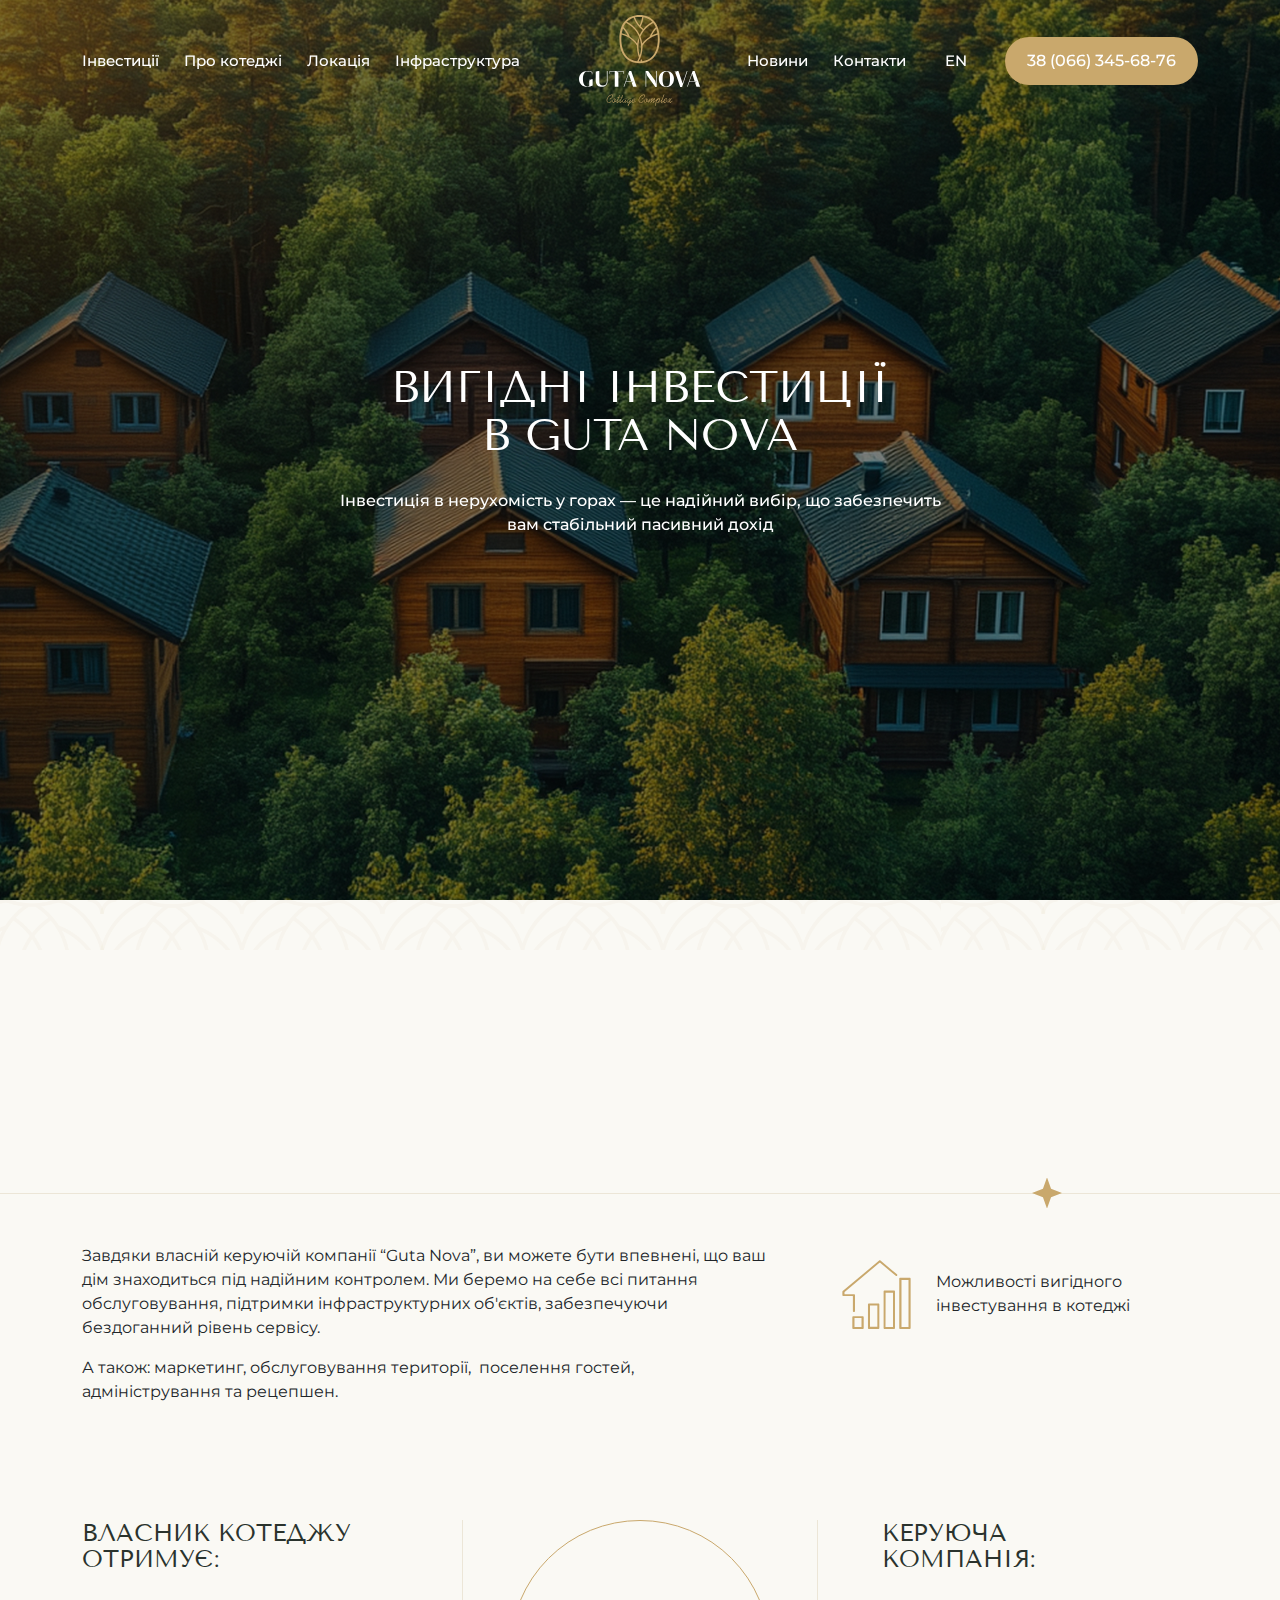
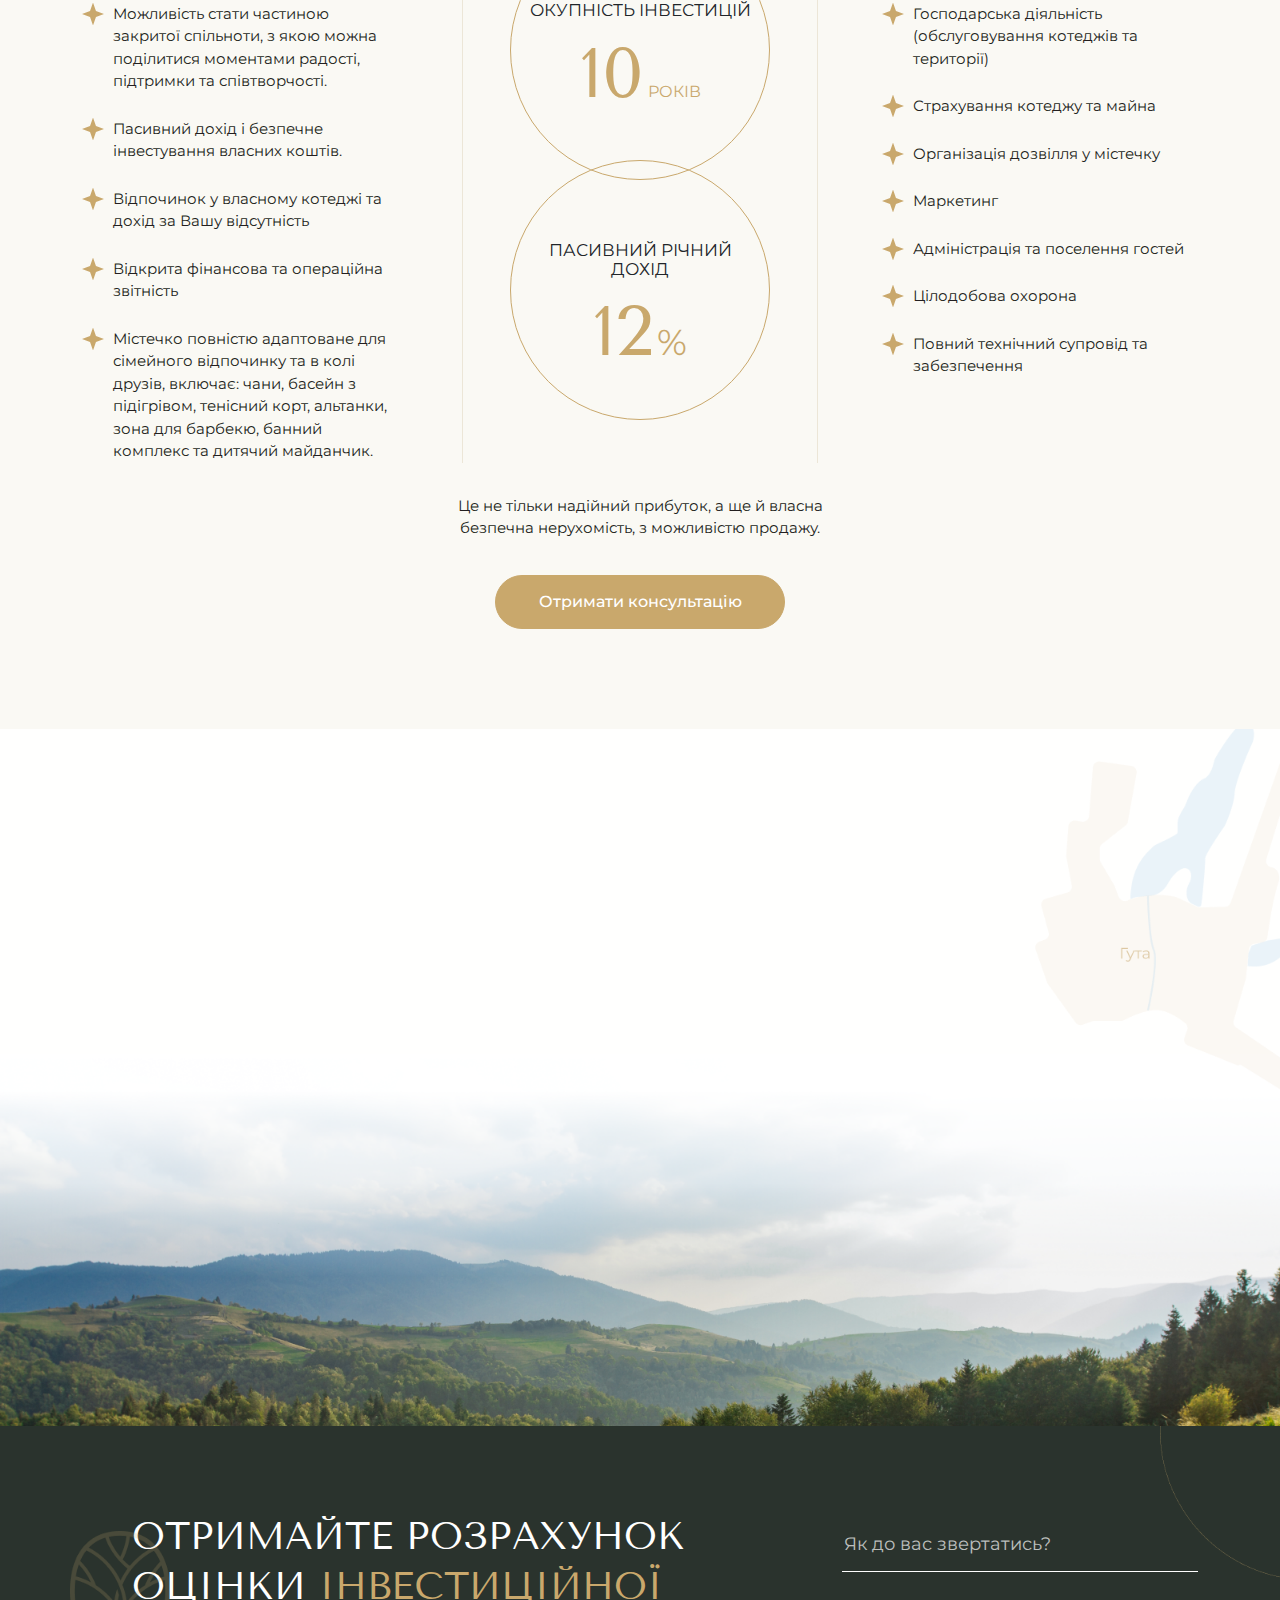
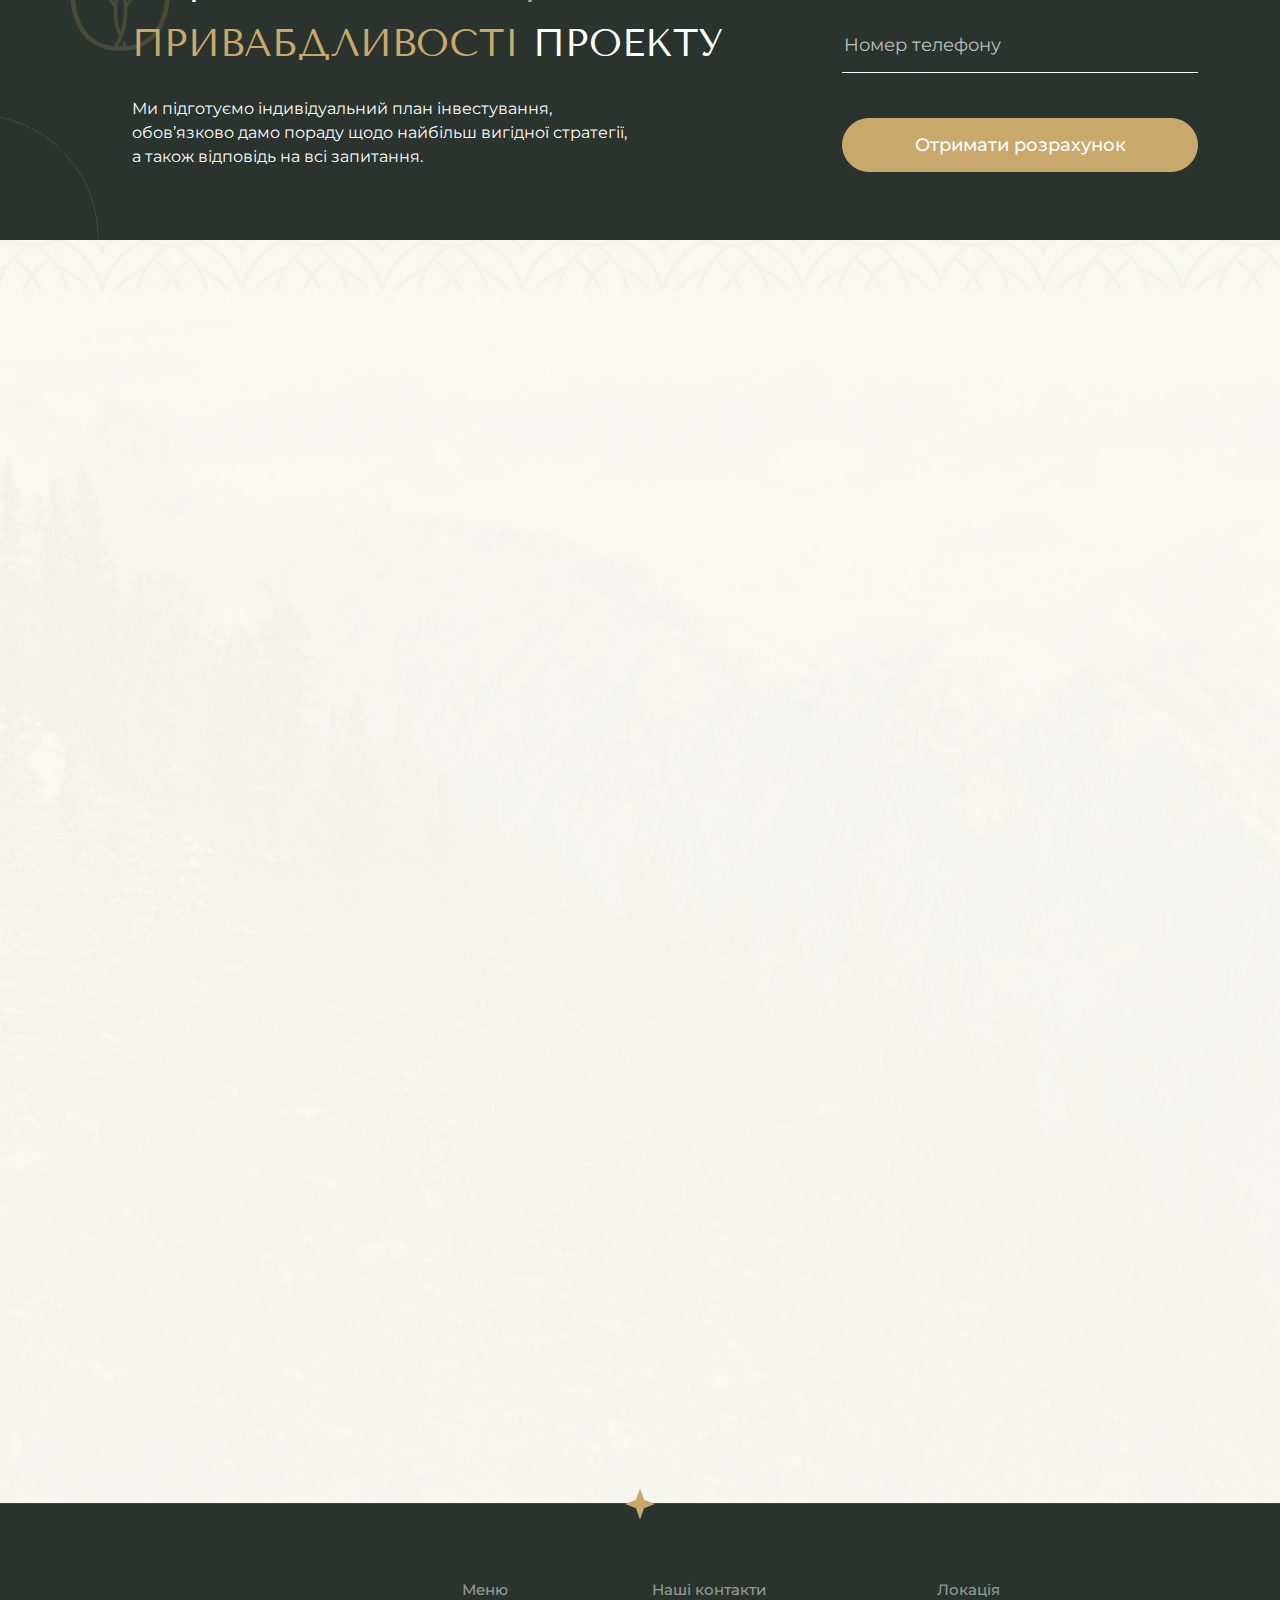
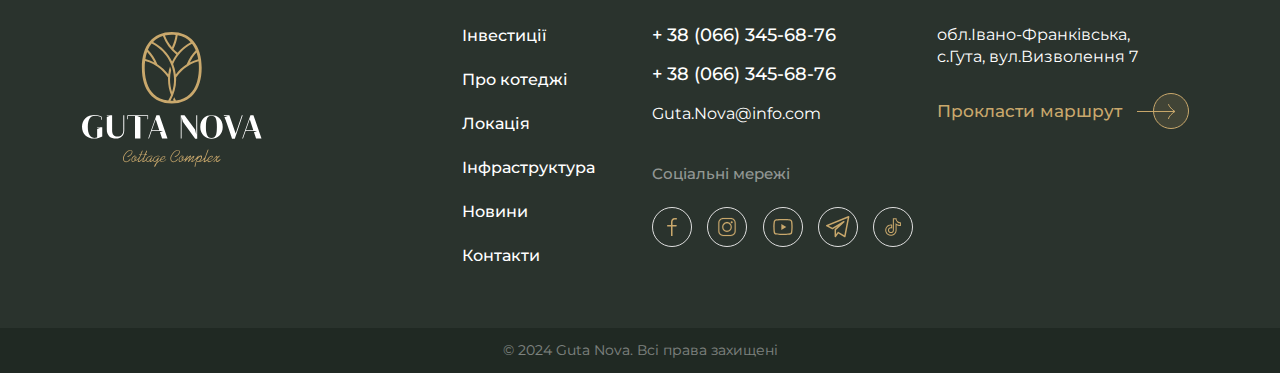
<file: invest.html>
<!DOCTYPE html>
<html lang="en">

<head>
    <meta charset="UTF-8">
    <meta name="viewport" content="width=device-width, initial-scale=1.0">
    <title>Інвестиції</title>
    <link rel="stylesheet" href="css/lib/bootstrap.min.css">
    <link rel="stylesheet" href="css/lib/fancybox.css">
    <link rel="stylesheet" href="css/lib/swiper-bundle.min.css">
    <link rel="stylesheet" href="css/lib/aos.css">
    <link rel="stylesheet" href="css/style.css">
</head>

<body>
    <header class="header">
        <div class="container">
            <div class="row align-items-center">
                <div class="col-xl-5 mobmenu-col">
                    <button class="close-menu">
                        <img src="img/general/close.png" alt="close">
                    </button>
                    <ul class="headermenu noscrollmenu">
                        <li><a href="index.html#invest">Інвестиції</a></li>
                        <li><a href="index.html#about">Про котеджі</a></li>
                        <li><a href="index.html#location">Локація</a></li>
                        <li><a href="index.html#infrastr">Інфраструктура</a></li>
                        <li class="showtel noscroll"><a href="#">Новини</a></li>
                        <li class="showtel noscroll"><a href="#">Контакти</a></li>
                    </ul>
                </div>
                <div class="col-xl-2 col-lg-3 col-md-4 col-sm-3 col-4">
                    <div class="header-logo">
                        <img src="img/general/logo.svg" alt="logo">
                    </div>
                </div>
                <div class="col-xl-5 col-lg-9 col-md-8 col-sm-9 col-8 mobhide-col">
                    <div class="header__rightsect">
                        <ul>
                            <li><a href="#">Новини</a></li>
                            <li><a href="#">Контакти</a></li>
                        </ul>
                        <div class="header__lang">
                            <a href="#">EN</a>
                        </div>
                        <div class="header__tel">
                            <a href="tel:+380663456876" class="telicon">
                                <img src="img/general/mobtel.svg" alt="tel">
                            </a>
                            <div class="telwrap">
                                <a href="tel:+380663456876" class="telbtn">38 (066) 345-68-76</a>
                            </div>
                        </div>
                        <button class="menubtn">
                            <img src="img/general/menu.png" alt="menu">
                        </button>
                    </div>
                </div>
            </div>
        </div>
    </header>

    <main class="main">
        <section class="heropagesect">
            <img class="heropagesect__bg" src="img/invest/hero.jpg" alt="hero image">
            <div class="container">
                <h1 data-aos="fade-up">
                    Вигідні інвестиції<br> в Guta Nova
                </h1>
                <p data-aos="fade-up">
                    Інвестиція в нерухомість у горах — це надійний вибір, що забезпечить<br> вам стабільний пасивний
                    дохід
                </p>
            </div>
        </section>

        <section class="invinfo">
            <div class="invinfo__top">
                <div class="container">
                    <h2 data-aos="fade-left">
                        Отримайте не тільки котедж,
                        <span>а й надійний сервіс від </span>
                        <i>керуючої компанії</i>
                    </h2>
                </div>
            </div>

            <div class="invinfo__middle">
                <div class="container">
                    <div class="row">
                        <div class="col-lg-8">
                            <div class="descr">
                                <p>
                                    Завдяки власній керуючій компанії “Guta Nova”, ви можете бути впевнені, що ваш дім
                                    знаходиться під надійним контролем. Ми беремо на себе всі питання обслуговування,
                                    підтримки інфраструктурних об'єктів, забезпечуючи бездоганний рівень сервісу.
                                </p>
                                <p>
                                    А також: маркетинг, обслуговування території,  поселення гостей, адміністрування та
                                    рецепшен.
                                </p>
                            </div>
                        </div>
                        <div class="col-lg-4 text-left text-lg-end">
                            <div class="icbox">
                                <div class="imgwrap">
                                    <img src="img/invest/real-estate.svg" alt="icon">
                                </div>
                                <p>
                                    Можливості вигідного інвестування в котеджі
                                </p>
                            </div>
                        </div>
                    </div>
                </div>
            </div>

            <div class="invinfo__bottom">
                <div class="container">
                    <div class="row">
                        <div class="col-lg-4">
                            <div class="invinfo_col">
                                <p class="title">
                                    Власник Котеджу отримує:
                                </p>
                                <ul>
                                    <li>
                                        Можливість стати частиною закритої спільноти, з якою можна поділитися моментами
                                        радості, підтримки та співтворчості.
                                    </li>
                                    <li>
                                        Пасивний дохід і безпечне інвестування власних коштів.
                                    </li>
                                    <li>
                                        Відпочинок у власному котеджі та дохід за Вашу відсутність
                                    </li>
                                    <li>
                                        Відкрита фінансова та операційна звітність
                                    </li>
                                    <li>
                                        Містечко повністю адаптоване для сімейного відпочинку та в колі друзів, включає:
                                        чани, басейн з підігрівом, тенісний корт, альтанки, зона для барбекю, банний
                                        комплекс та дитячий майданчик.
                                    </li>
                                </ul>
                            </div>
                        </div>
                        <div class="col-lg-4">
                            <div class="invinfo_col text-center">
                                <div class="circleblock">
                                    <p class="circle-title">
                                        Окупність інвестицій
                                    </p>
                                    <p class="descr">
                                        <span>10</span>
                                        років
                                    </p>
                                </div>
                                <div class="circleblock">
                                    <p class="circle-title">
                                        Пасивний річний<br> дохід
                                    </p>
                                    <p class="descr">
                                        <span>12</span>
                                        <i>%</i>
                                    </p>
                                </div>
                            </div>
                        </div>
                        <div class="col-lg-4">
                            <div class="invinfo_col">
                                <p class="title">
                                    керуюча<br>
                                    компанія:
                                </p>
                                <ul>
                                    <li>
                                        Господарська діяльність (обслуговування котеджів та території)
                                    </li>
                                    <li>
                                        Страхування котеджу та майна
                                    </li>
                                    <li>
                                        Організація дозвілля у містечку
                                    </li>
                                    <li>Маркетинг</li>
                                    <li>Адміністрація та поселення гостей</li>
                                    <li>Цілодобова охорона</li>
                                    <li>
                                        Повний технічний супровід та забезпечення
                                    </li>
                                </ul>
                            </div>
                        </div>
                        <div class="col-12">
                            <div class="bottominf">
                                <p>
                                    Це не тільки надійний прибуток, а ще й власна<br> безпечна нерухомість, з можливістю
                                    продажу.
                                </p>
                                <a href="#" class="yellowbtn" data-bs-toggle="modal"
                                    data-bs-target="#consultation">Отримати консультацію</a>
                            </div>
                        </div>
                    </div>
                </div>
            </div>
        </section>

        <section class="exclusivecomplex exclusivecomplex__invest">
            <div class="container">
                <h2 data-aos="fade-left">
                    Перспективний регіон
                    <span>що розвивається</span>
                </h2>
                <div class="row">
                    <div class="col-xl-6">
                        <div class="descr" data-aos="fade-left">
                            <p>
                                Комплекс знаходиться в перспективному регіоні Карпат, у селі Гута,
                                Івано-Франківської області. Це унікальна локація, де сучасний комфорт поєднується з
                                незайманою природою, і на сьогодні наш комплекс не має аналогів у цьому регіоні.
                            </p>
                            <a href="#">
                                Детальніше про локацію
                                <svg width="52" height="36" viewBox="0 0 52 36" fill="none"
                                    xmlns="http://www.w3.org/2000/svg">
                                    <circle cx="34" cy="18" r="17.5" fill="#C9A86C" fill-opacity="0.15"
                                        stroke="#C9A86C"></circle>
                                    <path
                                        d="M0 18.4993L38 18.4993M38 18.4993C35.5 17.0618 31.5 13 31.5 11M38 18.4993C36 19.5618 31.5 23.5 31.5 26"
                                        stroke="#C9A86C"></path>
                                </svg>
                            </a>
                        </div>
                    </div>

                </div>
            </div>
            <div class="exclusivecomplex__bg">
                <img src="img/invest/invest-img2.png" alt="bg">
            </div>
        </section>

        <div class="welcomesect welcomesect__invest">
            <div class="container">
                <img class="el3" src="img/main/el5.png" alt="img">
                <div class="row">
                    <div class="col-xl-8 col-lg-6">
                        <p class="title">
                            Отримайте розрахунок
                            оцінки <span>інвестиційної
                                привабдливості</span> проекту
                        </p>
                        <p>
                            Ми підготуємо індивідуальний план інвестування,<br> обов’язково дамо пораду щодо найбільш
                            вигідної стратегії,<br> а також відповідь на всі запитання.
                        </p>
                    </div>
                    <div class="col-xl-4 col-lg-6">
                        <form action="#">
                            <div class="inputfield">
                                <input type="text" placeholder="Як до вас звертатись?">
                            </div>
                            <div class="inputfield">
                                <input type="text" placeholder="Номер телефону">
                            </div>
                            <button type="submit" class="yellowbtn">Отримати розрахунок</button>
                        </form>
                    </div>
                </div>
            </div>

            <img class="el1" src="img/main/el3.png" alt="img">
            <img class="el2" src="img/main/el4.png" alt="img">

        </div>

        <section class="benefits">
            <div class="container">
                <h2 class="text-center" data-aos="fade-up">
                    Переваги котеджів <br>
                    Guta Nova
                </h2>
                <div class="row">
                    <div class="col-xl-4 col-lg-4 col-sm-6">
                        <div class="benefit" data-aos="fade-up">
                            <p class="count">01</p>
                            <h3>Управлінська компанія</h3>
                            <div class="descr">
                                <p>
                                    Ми візьмемо на себе всі турботи, поки ви насолоджуйтесь життям.
                                </p>
                            </div>
                            <div class="imgwrap">
                                <img src="img/main/benefit1.jpg" alt="img">
                            </div>
                        </div>
                    </div>
                    <div class="col-xl-4 col-lg-4 col-sm-6">
                        <div class="benefit" data-aos="fade-up">
                            <p class="count">02</p>
                            <h3>Вигідна інвестиція</h3>
                            <div class="descr">
                                <p>
                                    Карпати — надійний і безпечний регіон України, що активно розвивається. Сьогодні це
                                    привабливе місце для інвесторів.
                                </p>
                            </div>
                            <div class="imgwrap">
                                <img src="img/main/benefit2.jpg" alt="img">
                            </div>
                        </div>
                    </div>
                    <div class="col-xl-4 col-lg-4 col-sm-6">
                        <div class="benefit" data-aos="fade-up">
                            <p class="count">03</p>
                            <h3>Гарантія надійності будівництва</h3>
                            <div class="descr">
                                <p>
                                    Ми візьмемо на себе всі турботи, поки ви насолоджуйтесь життям.
                                </p>
                            </div>
                            <div class="imgwrap">
                                <img src="img/main/benefit3.jpg" alt="img">
                            </div>
                        </div>
                    </div>
                    <div class="col-xl-4 col-lg-4 col-sm-6">
                        <div class="benefit" data-aos="fade-up">
                            <p class="count">04</p>
                            <h3>Здорове середовище</h3>
                            <div class="descr">
                                <p>
                                    Гірський клімат сприяє здоровому життю, з чистим повітрям, меншим забрудненням та
                                    позитивним впливом на здоров'я.
                                </p>
                            </div>
                            <div class="imgwrap">
                                <img src="img/main/benefit4.jpg" alt="img">
                            </div>
                        </div>
                    </div>
                    <div class="col-xl-4 col-lg-4 col-sm-6">
                        <div class="benefit" data-aos="fade-up">
                            <p class="count">05</p>
                            <h3>Щорічний пасивний дохід</h3>
                            <div class="descr">
                                <p>
                                    Інвестиція для стабільного доходу. Котедж завжди готовий прийняти вас і гостей.
                                </p>
                            </div>
                            <div class="imgwrap">
                                <img src="img/main/benefit5.jpg" alt="img">
                            </div>
                        </div>
                    </div>
                    <div class="col-xl-4 col-lg-4 col-sm-6">
                        <div class="benefit" data-aos="fade-up">
                            <p class="count">06</p>
                            <h3>Тиша та спокій</h3>
                            <div class="descr">
                                <p>
                                    Тиша Карпат, де шелест лісів поєднується з плескотом гірських потоків — місце для
                                    повного спокою.
                                </p>
                            </div>
                            <div class="imgwrap">
                                <img src="img/main/benefit6.jpg" alt="img">
                            </div>
                        </div>
                    </div>
                </div>

            </div>
        </section>

    </main>

    <footer class="footer">
        <div class="footer__top">
            <div class="container">
                <div class="row">
                    <div class="col-xl-4 col-lg-3">
                        <div class="footer__logo">
                            <a href="#"><img src="img/general/logo-footer.svg" alt="logo"></a>
                        </div>
                    </div>
                    <div class="col-xl-2 col-lg-3 col-sm-6">
                        <div class="footer__box">
                            <p class="footer__title">Меню</p>
                            <ul>
                                <li><a href="#">Інвестиції</a></li>
                                <li><a href="#">Про котеджі</a></li>
                                <li><a href="#">Локація</a></li>
                                <li><a href="#">Інфраструктура</a></li>
                                <li><a href="#">Новини</a></li>
                                <li><a href="#">Контакти</a></li>
                            </ul>
                        </div>
                    </div>
                    <div class="col-xl-3 col-lg-3 col-sm-6">
                        <div class="footer__box">
                            <p class="footer__title">Наші контакти</p>
                            <ul class="footer__contacts">
                                <li>
                                    <a href="tel:+ 380663456876">+ 38 (066) 345-68-76</a>
                                </li>
                                <li>
                                    <a href="tel:+ 380663456876">+ 38 (066) 345-68-76</a>
                                </li>
                                <li>
                                    <a class="emaillink" href="mailto:Guta.Nova@info.com">Guta.Nova@info.com</a>
                                </li>
                            </ul>

                        </div>
                        <div class="footer__box">
                            <p class="footer__title">Соціальні мережі</p>
                            <ul class="footer__socials">
                                <li>
                                    <a href="#" target="_blank" rel="nofollow">
                                        <img src="img/general/soc1.svg" alt="facebook">
                                    </a>
                                </li>
                                <li>
                                    <a href="#" target="_blank" rel="nofollow">
                                        <img src="img/general/soc2.svg" alt="instagram">
                                    </a>
                                </li>
                                <li>
                                    <a href="#" target="_blank" rel="nofollow">
                                        <img src="img/general/soc3.svg" alt="youtube">
                                    </a>
                                </li>
                                <li>
                                    <a href="#" target="_blank" rel="nofollow">
                                        <img src="img/general/soc4.svg" alt="telegram">
                                    </a>
                                </li>
                                <li>
                                    <a href="#" target="_blank" rel="nofollow">
                                        <img src="img/general/soc5.svg" alt="tiktok">
                                    </a>
                                </li>
                            </ul>
                        </div>
                    </div>
                    <div class="col-xl-3 col-lg-3">
                        <div class="footer__box">
                            <p class="footer__title">Локація</p>
                            <p class="descr">
                                обл.Івано-Франківська,<br> с.Гута, вул.Визволення 7
                            </p>
                            <a href="#" class="arrlink" target="_blank" rel="nofollow">
                                Прокласти маршрут
                                <svg width="52" height="36" viewBox="0 0 52 36" fill="none"
                                    xmlns="http://www.w3.org/2000/svg">
                                    <circle cx="34" cy="18" r="17.5" fill="#C9A86C" fill-opacity="0.15"
                                        stroke="#C9A86C"></circle>
                                    <path
                                        d="M0 18.4993L38 18.4993M38 18.4993C35.5 17.0618 31.5 13 31.5 11M38 18.4993C36 19.5618 31.5 23.5 31.5 26"
                                        stroke="#C9A86C"></path>
                                </svg>
                            </a>
                        </div>
                    </div>
                </div>
            </div>
        </div>
        <div class="footer__bottom">
            <p>© 2024 Guta Nova. Всі права захищені</p>
        </div>


    </footer>

    <div class="modal fade generalmodal" id="consultation" tabindex="-1" aria-labelledby="exampleModalLabel"
        aria-hidden="true">
        <div class="modal-dialog modal-dialog-centered">
            <div class="modal-content">
                <button class="closemodal" data-bs-dismiss="modal" aria-label="Close">
                    <img src="img/general/close-modal.svg" alt="close">
                </button>
                <div class="modal-body">
                    <div class="constop">
                        <div class="row">
                            <div class="col-xl-6">
                                <p class="title">
                                    Отримати
                                    <span>Консультацію</span>
                                </p>
                            </div>
                            <div class="col-xl-6">
                                <div class="descr">
                                    <p>
                                        Будь ласка, заповніть форму, щоб отримати детальну інформацію про наш котеджний
                                        комплекс.<br>
                                        Ми зв’яжемося з вами найближчим часом.
                                    </p>
                                </div>
                            </div>
                            <div class="col-12">
                                <form action="#">
                                    <div class="row">
                                        <div class="col-md-6">
                                            <div class="inputfield">
                                                <input type="text" placeholder="Як до вас звертатись?">
                                            </div>
                                        </div>
                                        <div class="col-md-6">
                                            <div class="inputfield">
                                                <input class="telinput" type="text" placeholder="Номер телефону">
                                            </div>
                                        </div>
                                        <div class="col-12 text-center">
                                            <input class="submbtn yellowbtn" type="button" value="Надіслати">
                                        </div>
                                    </div>
                                </form>
                            </div>
                        </div>
                    </div>
                    <div class="consbott">
                        <img src="img/general/modalimg.jpg" alt="img">
                    </div>
                </div>
            </div>
        </div>
    </div>


    <script src="js/lib/jquery.js"></script>
    <script src="js/lib/jquery.inputmask.min.js"></script>
    <script src="js/lib/fancybox.js"></script>
    <script src="js/lib/swiper-bundle.min.js"></script>
    <script src="js/lib/bootstrap.min.js"></script>
    <script src="js/lib/aos.js"></script>
    <script src="js/main.js"></script>
</body>

</html>
</file>
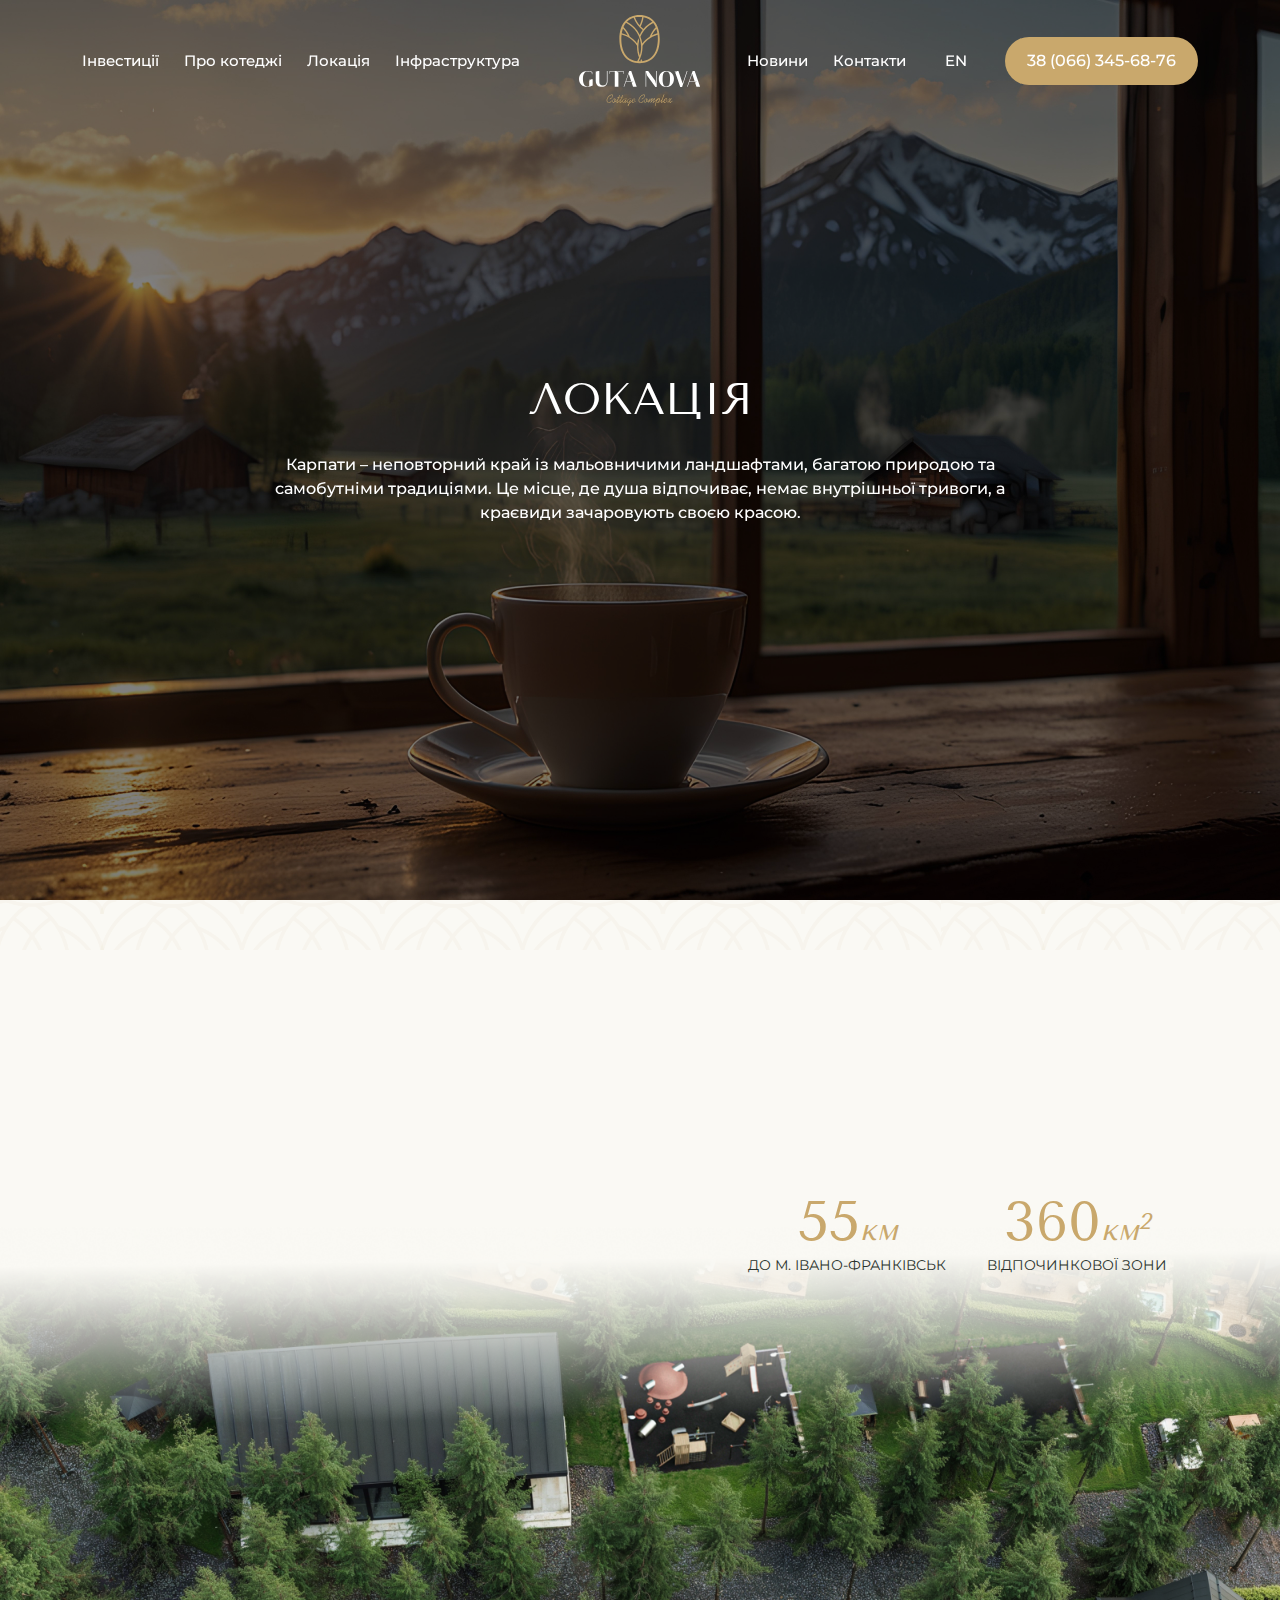
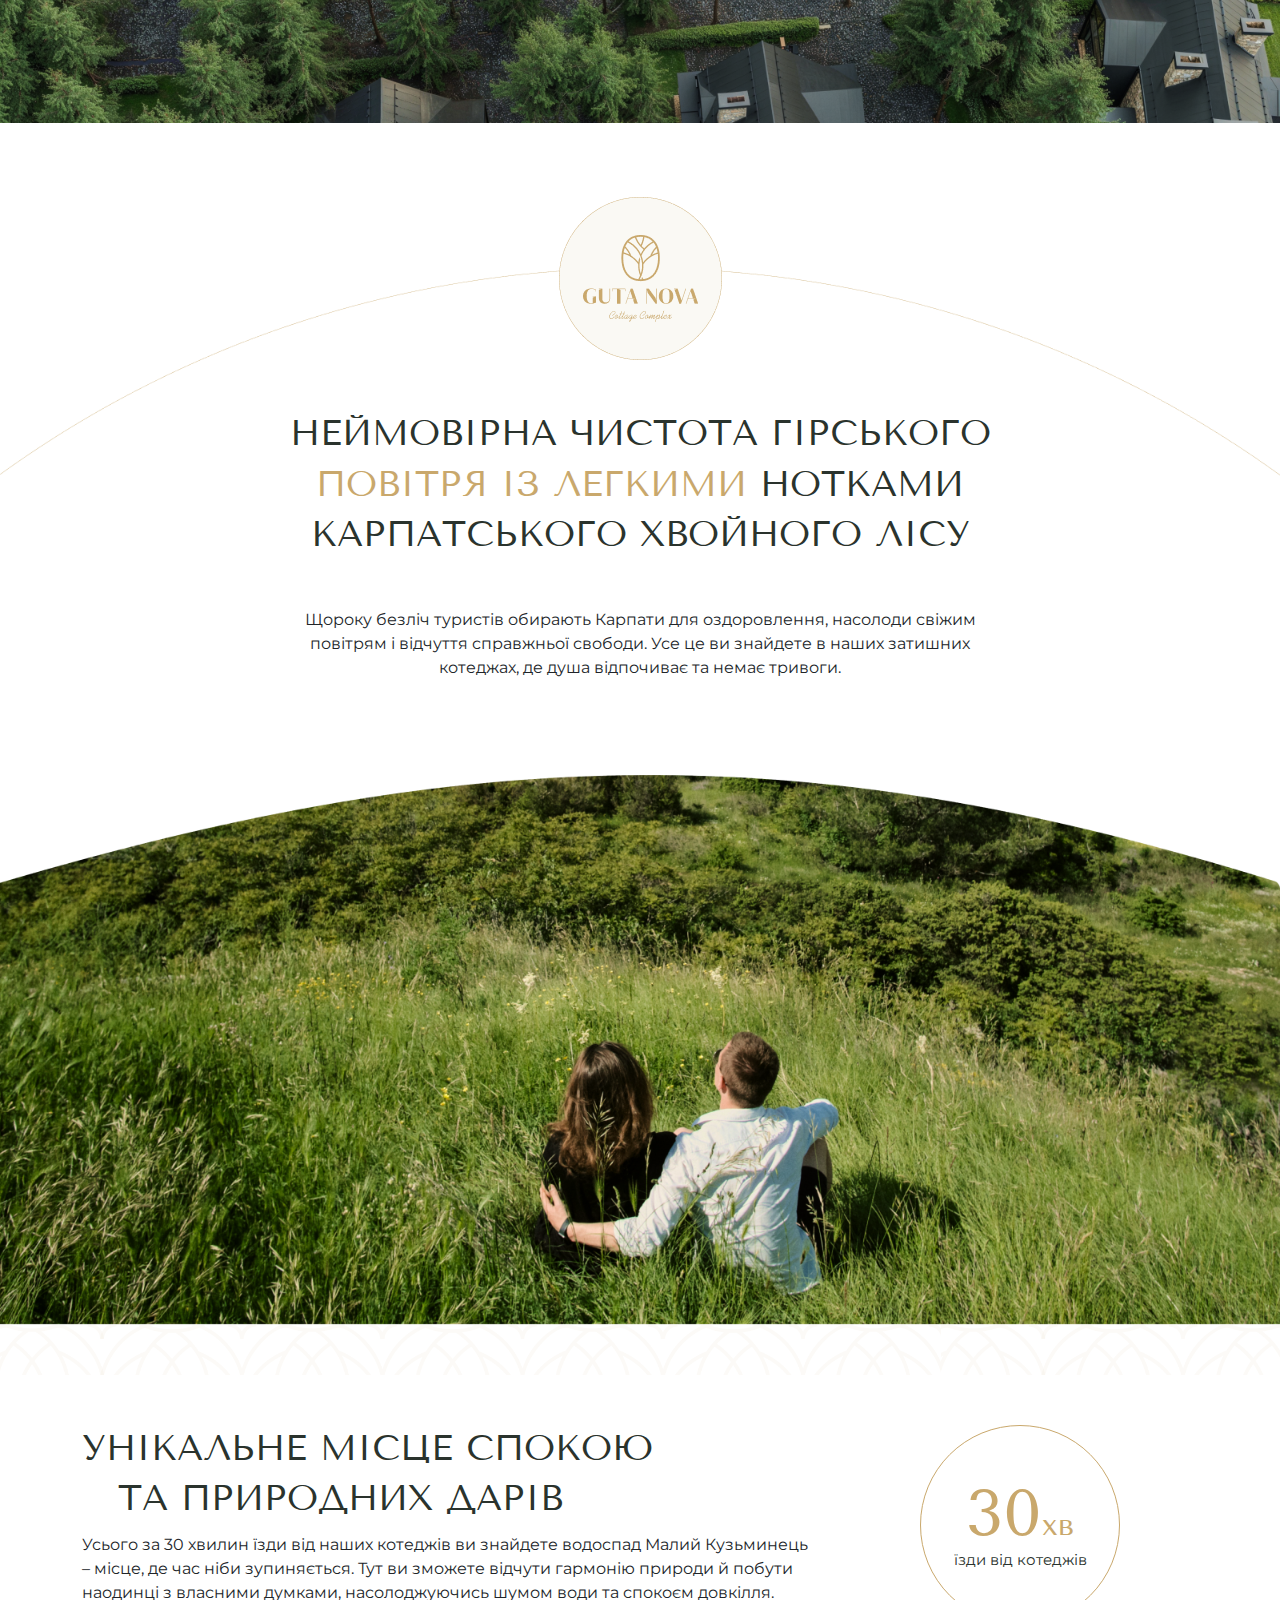
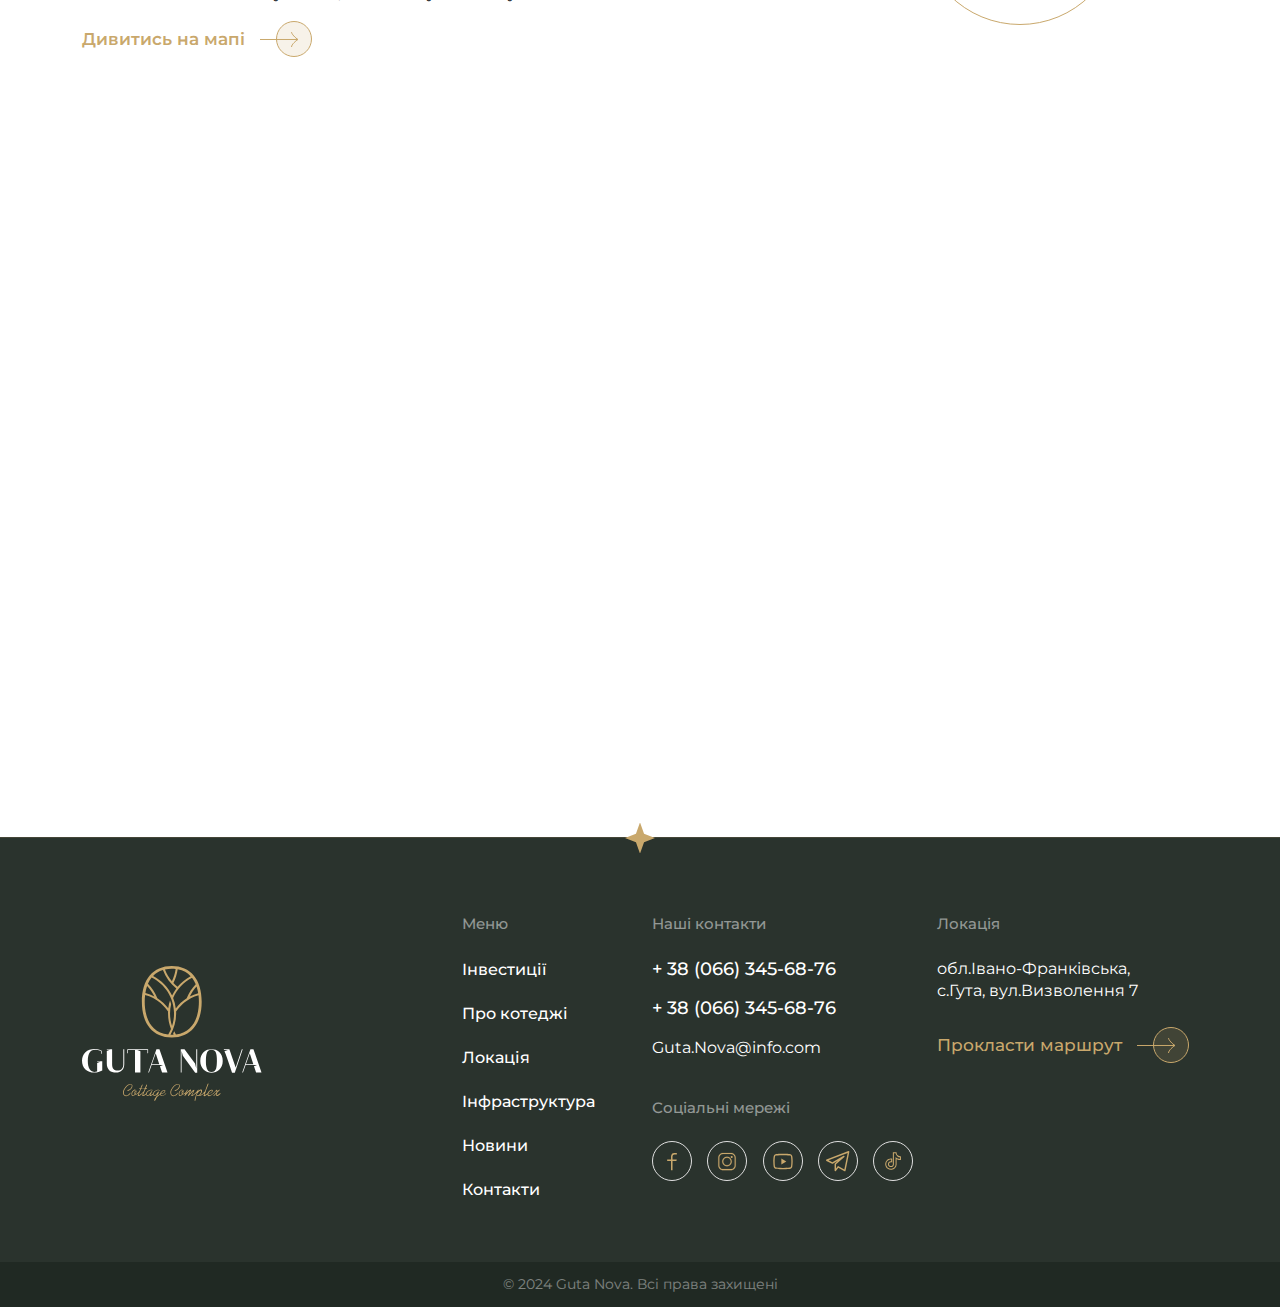
<file: location.html>
<!DOCTYPE html>
<html lang="en">

<head>
    <meta charset="UTF-8">
    <meta name="viewport" content="width=device-width, initial-scale=1.0">
    <title>Локація</title>
    <link rel="stylesheet" href="css/lib/bootstrap.min.css">
    <link rel="stylesheet" href="css/lib/fancybox.css">
    <link rel="stylesheet" href="css/lib/swiper-bundle.min.css">
    <link rel="stylesheet" href="css/lib/aos.css">
    <link rel="stylesheet" href="css/style.css">
</head>

<body>
    <header class="header">
        <div class="container">
            <div class="row align-items-center">
                <div class="col-xl-5 mobmenu-col">
                    <button class="close-menu">
                        <img src="img/general/close.png" alt="close">
                    </button>
                    <ul class="headermenu noscrollmenu">
                        <li><a href="index.html#invest">Інвестиції</a></li>
                        <li><a href="index.html#about">Про котеджі</a></li>
                        <li><a href="index.html#location">Локація</a></li>
                        <li><a href="index.html#infrastr">Інфраструктура</a></li>
                        <li class="showtel noscroll"><a href="#">Новини</a></li>
                        <li class="showtel noscroll"><a href="#">Контакти</a></li>
                    </ul>
                </div>
                <div class="col-xl-2 col-lg-3 col-md-4 col-sm-3 col-4">
                    <div class="header-logo">
                        <img src="img/general/logo.svg" alt="logo">
                    </div>
                </div>
                <div class="col-xl-5 col-lg-9 col-md-8 col-sm-9 col-8 mobhide-col">
                    <div class="header__rightsect">
                        <ul>
                            <li><a href="#">Новини</a></li>
                            <li><a href="#">Контакти</a></li>
                        </ul>
                        <div class="header__lang">
                            <a href="#">EN</a>
                        </div>
                        <div class="header__tel">
                            <a href="tel:+380663456876" class="telicon">
                                <img src="img/general/mobtel.svg" alt="tel">
                            </a>
                            <div class="telwrap">
                                <a href="tel:+380663456876" class="telbtn">38 (066) 345-68-76</a>
                            </div>
                        </div>
                        <button class="menubtn">
                            <img src="img/general/menu.png" alt="menu">
                        </button>
                    </div>
                </div>
            </div>
        </div>
    </header>

    <main class="main">
        <section class="heropagesect">
            <img class="heropagesect__bg" src="img/location/heroimg.jpg" alt="hero image">
            <div class="container">
                <h1 data-aos="fade-up">
                    Локація
                </h1>
                <p data-aos="fade-up">
                    Карпати – неповторний край із мальовничими ландшафтами, багатою природою та самобутніми традиціями.
                    Це місце, де душа відпочиває, немає внутрішньої тривоги, а краєвиди зачаровують своєю красою.
                </p>
            </div>
        </section>

        <section class="exclusivecomplex v2" id="location">
            <div class="container">
                <h2 data-aos="fade-left">
                    <i>Guta Nova</i> - розташоване
                    <span>
                        серед Карпатського лісу та
                        <span>гірської кришталевої ріки</span>
                    </span>
                </h2>
                <div class="row">
                    <div class="col-xl-7" data-aos="fade-left">
                        <div class="descr">
                            <p>
                                Це місце, де кожен ранок починається з шепоту лісу та прохолодного подиху гірської
                                річки. Тут ви зможете не тільки відпочити, а й оздоровитися завдяки чистому повітрю та
                                спокійному ритму життя в оточенні природи.
                            </p>
                        </div>
                    </div>
                    <div class="col-xl-5">
                        <div class="infonum">
                            <div class="infonum__box">
                                <span>55<i>км</i></span>
                                <p>до м. Івано-Франківськ</p>
                            </div>
                            <div class="infonum__box">
                                <span>360<i>км<sup>2</sup></i></span>
                                <p>Відпочинкової зони</p>
                            </div>
                        </div>
                    </div>
                </div>
            </div>
            <div class="exclusivecomplex__bg">
                <img src="img/location/imgbg.png" alt="bg">
            </div>
           
        </section>

        <section class="wavesect">
            <div class="container">
                <img src="img/location/sectlogo.png" alt="logo" class="sectlogo">
                <h2>
                    Неймовірна чистота гірського<br>
                    <span>повітря із легкими </span>нотками<br>
                    Карпатського хвойного лісу
                </h2>
                <div class="descr">
                    <p>
                        Щороку безліч туристів обирають Карпати для оздоровлення, насолоди свіжим повітрям і відчуття
                        справжньої свободи. Усе це ви знайдете в наших затишних котеджах, де душа відпочиває та немає
                        тривоги.
                    </p>
                </div>
            </div>
            <img src="img/location/img3.png" alt="img" class="sectpic">
        </section>

        <section class="videosecton">
            <div class="container">
                <div class="row">
                    <div class="col-xl-8 col-lg-7">
                        <h2>
                            Унікальне місце спокою
                            <span>та природних дарів</span>
                        </h2>
                        <p>
                            Усього за 30 хвилин їзди від наших котеджів ви знайдете водоспад Малий Кузьминець – місце,
                            де час ніби зупиняється. Тут ви зможете відчути гармонію природи й побути наодинці з
                            власними думками, насолоджуючись шумом води та спокоєм довкілля.
                        </p>

                        <a href="#" target="_blank" rel="nofollow" class="arrlink">
                            Дивитись на мапі
                            <svg width="52" height="36" viewBox="0 0 52 36" fill="none"
                                xmlns="http://www.w3.org/2000/svg">
                                <circle cx="34" cy="18" r="17.5" fill="#C9A86C" fill-opacity="0.15" stroke="#C9A86C">
                                </circle>
                                <path
                                    d="M0 18.4993L38 18.4993M38 18.4993C35.5 17.0618 31.5 13 31.5 11M38 18.4993C36 19.5618 31.5 23.5 31.5 26"
                                    stroke="#C9A86C"></path>
                            </svg>
                        </a>

                    </div>
                    <div class="col-xl-4 col-lg-5 d-flex justify-content-center">
                        <div class="circleinfo">
                            <p>
                                30<i>хв</i>
                                <span>їзди від котеджів</span>
                            </p>
                        </div>
                    </div>
                    <div class="col-12">
                        <div class="ytvideowrap">
                            <iframe width="560" height="315"
                                src="https://www.youtube.com/embed/kcfs1-ryKWE?si=gLmprq6Y0_EbQftw"
                                title="YouTube video player" frameborder="0"
                                allow="accelerometer; autoplay; clipboard-write; encrypted-media; gyroscope; picture-in-picture; web-share"
                                referrerpolicy="strict-origin-when-cross-origin" allowfullscreen></iframe>
                        </div>
                    </div>
                </div>
            </div>
        </section>


    </main>

    <footer class="footer">
        <div class="footer__top">
            <div class="container">
                <div class="row">
                    <div class="col-xl-4 col-lg-3">
                        <div class="footer__logo">
                            <a href="#"><img src="img/general/logo-footer.svg" alt="logo"></a>
                        </div>
                    </div>
                    <div class="col-xl-2 col-lg-3 col-sm-6">
                        <div class="footer__box">
                            <p class="footer__title">Меню</p>
                            <ul>
                                <li><a href="#">Інвестиції</a></li>
                                <li><a href="#">Про котеджі</a></li>
                                <li><a href="#">Локація</a></li>
                                <li><a href="#">Інфраструктура</a></li>
                                <li><a href="#">Новини</a></li>
                                <li><a href="#">Контакти</a></li>
                            </ul>
                        </div>
                    </div>
                    <div class="col-xl-3 col-lg-3 col-sm-6">
                        <div class="footer__box">
                            <p class="footer__title">Наші контакти</p>
                            <ul class="footer__contacts">
                                <li>
                                    <a href="tel:+ 380663456876">+ 38 (066) 345-68-76</a>
                                </li>
                                <li>
                                    <a href="tel:+ 380663456876">+ 38 (066) 345-68-76</a>
                                </li>
                                <li>
                                    <a class="emaillink" href="mailto:Guta.Nova@info.com">Guta.Nova@info.com</a>
                                </li>
                            </ul>

                        </div>
                        <div class="footer__box">
                            <p class="footer__title">Соціальні мережі</p>
                            <ul class="footer__socials">
                                <li>
                                    <a href="#" target="_blank" rel="nofollow">
                                        <img src="img/general/soc1.svg" alt="facebook">
                                    </a>
                                </li>
                                <li>
                                    <a href="#" target="_blank" rel="nofollow">
                                        <img src="img/general/soc2.svg" alt="instagram">
                                    </a>
                                </li>
                                <li>
                                    <a href="#" target="_blank" rel="nofollow">
                                        <img src="img/general/soc3.svg" alt="youtube">
                                    </a>
                                </li>
                                <li>
                                    <a href="#" target="_blank" rel="nofollow">
                                        <img src="img/general/soc4.svg" alt="telegram">
                                    </a>
                                </li>
                                <li>
                                    <a href="#" target="_blank" rel="nofollow">
                                        <img src="img/general/soc5.svg" alt="tiktok">
                                    </a>
                                </li>
                            </ul>
                        </div>
                    </div>
                    <div class="col-xl-3 col-lg-3">
                        <div class="footer__box">
                            <p class="footer__title">Локація</p>
                            <p class="descr">
                                обл.Івано-Франківська,<br> с.Гута, вул.Визволення 7
                            </p>
                            <a href="#" class="arrlink" target="_blank" rel="nofollow">
                                Прокласти маршрут
                                <svg width="52" height="36" viewBox="0 0 52 36" fill="none"
                                    xmlns="http://www.w3.org/2000/svg">
                                    <circle cx="34" cy="18" r="17.5" fill="#C9A86C" fill-opacity="0.15"
                                        stroke="#C9A86C"></circle>
                                    <path
                                        d="M0 18.4993L38 18.4993M38 18.4993C35.5 17.0618 31.5 13 31.5 11M38 18.4993C36 19.5618 31.5 23.5 31.5 26"
                                        stroke="#C9A86C"></path>
                                </svg>
                            </a>
                        </div>
                    </div>
                </div>
            </div>
        </div>
        <div class="footer__bottom">
            <p>© 2024 Guta Nova. Всі права захищені</p>
        </div>


    </footer>




    <script src="js/lib/jquery.js"></script>
    <script src="js/lib/jquery.inputmask.min.js"></script>
    <script src="js/lib/fancybox.js"></script>
    <script src="js/lib/swiper-bundle.min.js"></script>
    <script src="js/lib/bootstrap.min.js"></script>
    <script src="js/lib/aos.js"></script>
    <script src="js/main.js"></script>
</body>

</html>
</file>
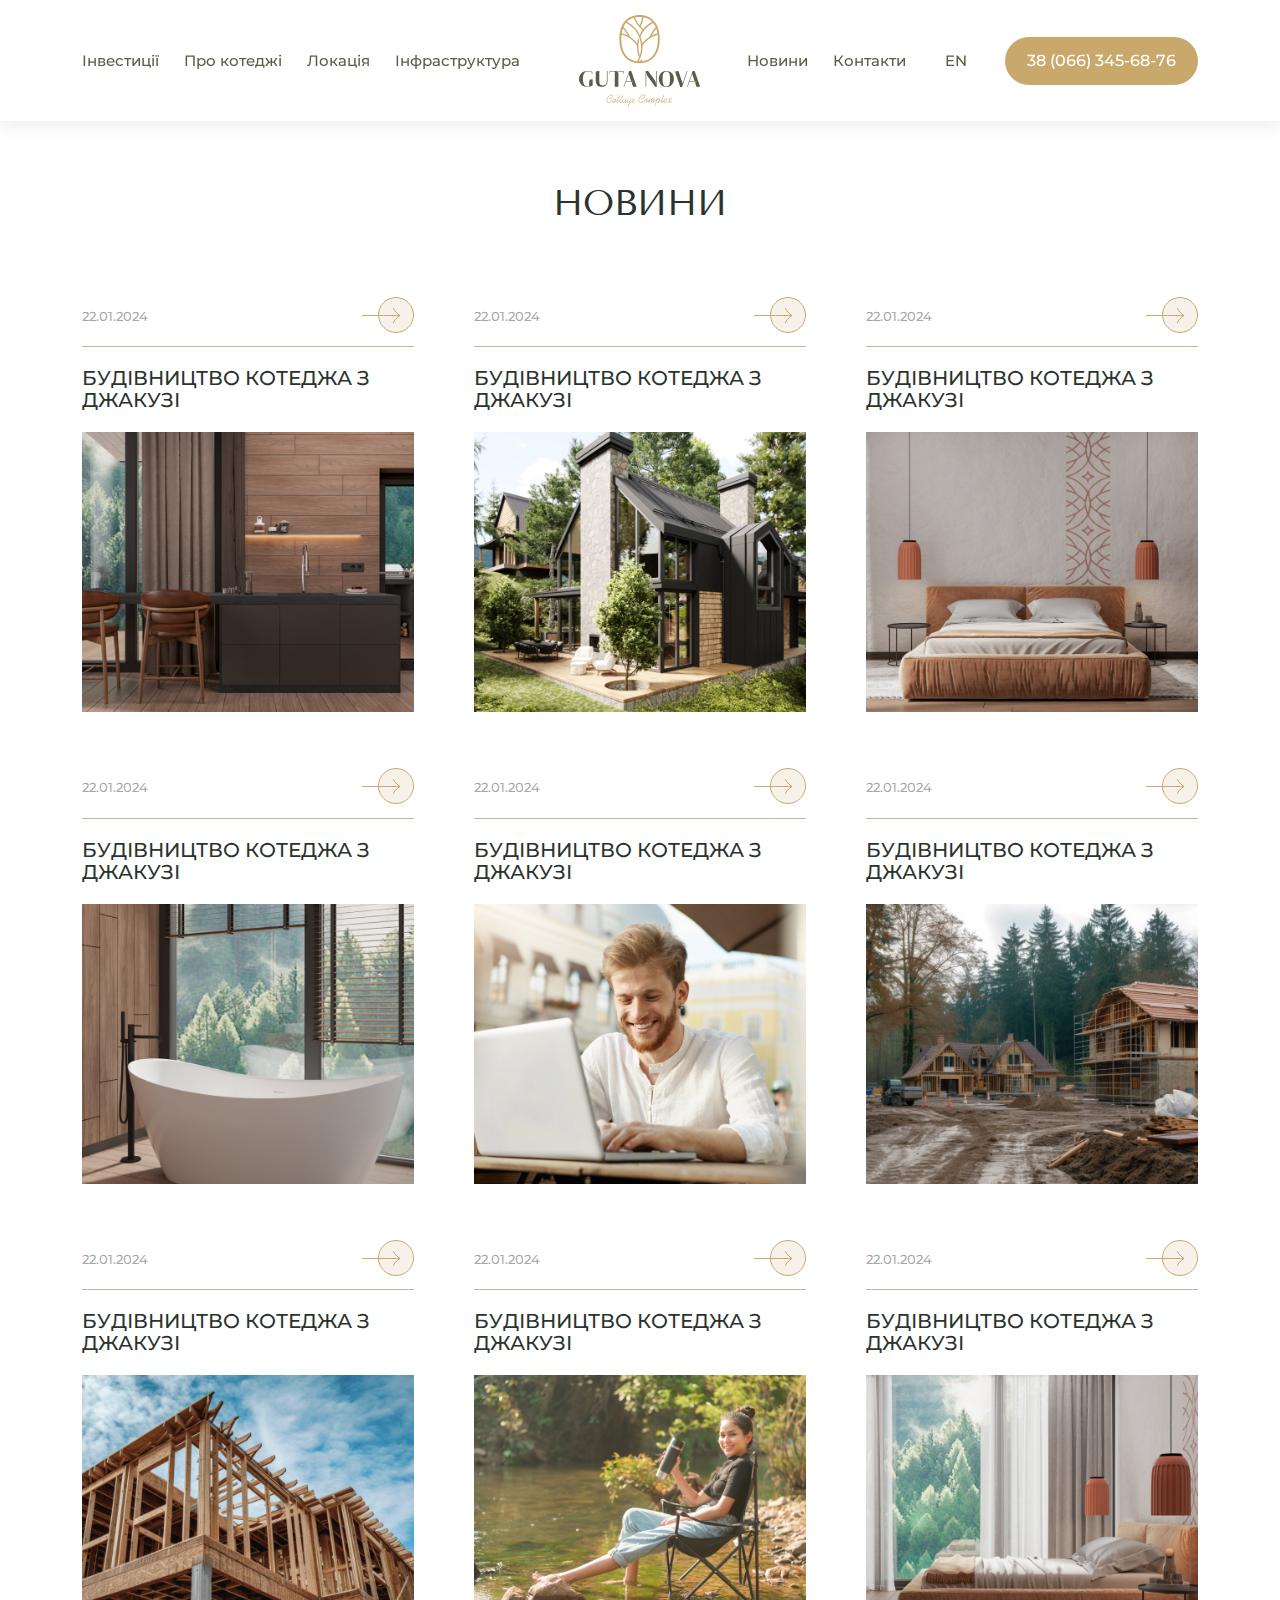
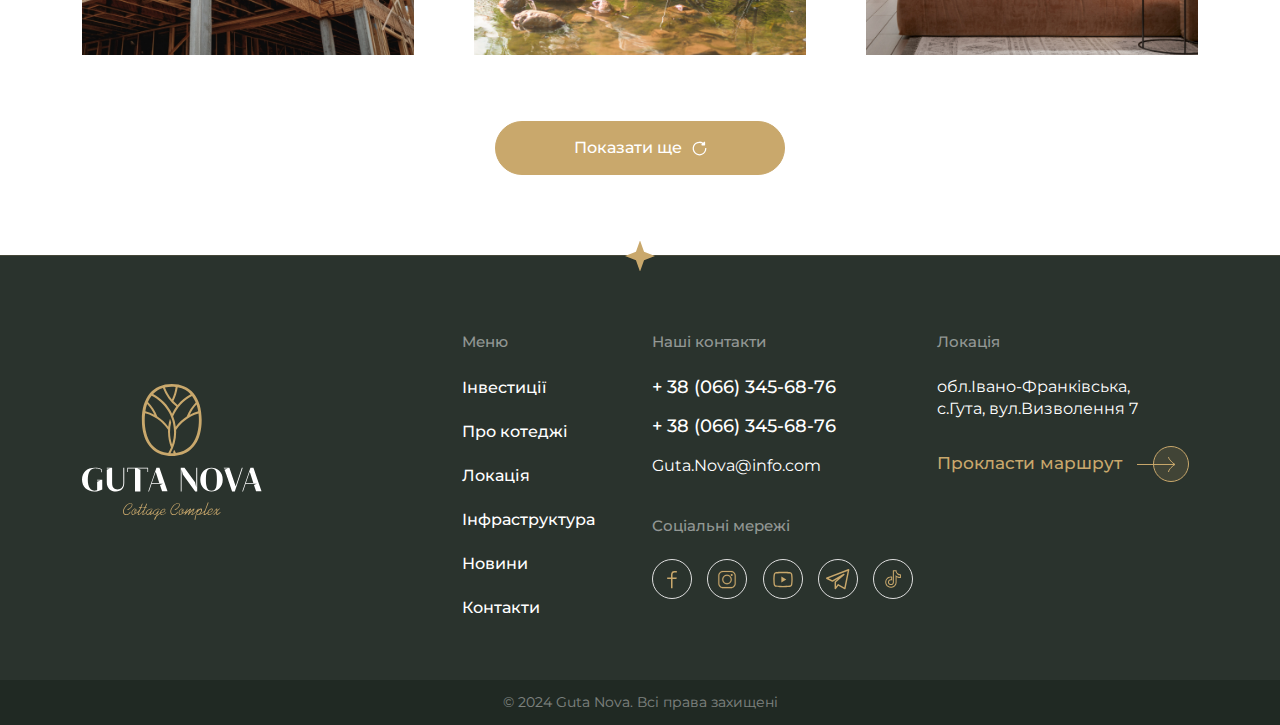
<file: news.html>
<!DOCTYPE html>
<html lang="en">

<head>
    <meta charset="UTF-8">
    <meta name="viewport" content="width=device-width, initial-scale=1.0">
    <title>Новини</title>
    <link rel="stylesheet" href="css/lib/bootstrap.min.css">
    <link rel="stylesheet" href="css/lib/fancybox.css">
    <link rel="stylesheet" href="css/lib/swiper-bundle.min.css">
    <link rel="stylesheet" href="css/lib/aos.css">
    <link rel="stylesheet" href="css/style.css">
</head>

<body>
    <header class="header header_white">
        <div class="container">
            <div class="row align-items-center">
                <div class="col-xl-5 mobmenu-col">
                    <button class="close-menu">
                        <img src="img/general/close.png" alt="close">
                    </button>
                    <ul class="headermenu noscrollmenu">
                        <li><a href="index.html#invest">Інвестиції</a></li>
                        <li><a href="index.html#about">Про котеджі</a></li>
                        <li><a href="index.html#location">Локація</a></li>
                        <li><a href="index.html#infrastr">Інфраструктура</a></li>
                        <li class="showtel noscroll"><a href="#">Новини</a></li>
                        <li class="showtel noscroll"><a href="#">Контакти</a></li>
                    </ul>
                </div>
                <div class="col-xl-2 col-lg-3 col-md-4 col-sm-3 col-4">
                    <div class="header-logo">
                        <img src="img/general/logo-whiteheader.svg" alt="logo">
                    </div>
                </div>
                <div class="col-xl-5 col-lg-9 col-md-8 col-sm-9 col-8 mobhide-col">
                    <div class="header__rightsect">
                        <ul>
                            <li><a href="#">Новини</a></li>
                            <li><a href="#">Контакти</a></li>
                        </ul>
                        <div class="header__lang">
                            <a href="#">EN</a>
                        </div>
                        <div class="header__tel">
                            <a href="tel:+380663456876" class="telicon">
                                <img src="img/general/mobtel.svg" alt="tel">
                            </a>
                            <div class="telwrap">
                                <a href="tel:+380663456876" class="telbtn">38 (066) 345-68-76</a>
                            </div>
                        </div>
                        <button class="menubtn">
                            <img src="img/general/menu.png" alt="menu">
                        </button>
                    </div>
                </div>
            </div>
        </div>
    </header>

    <main class="main">
        <div class="newssection">
            <div class="container">
                <p class="secttitle text-center">
                    Новини
                </p>
                <div class="row">
                    <div class="col-lg-4 col-md-6">
                        <a href="#" class="newsbox">
                            <p class="newsbox__top">
                                22.01.2024
                                <svg width="52" height="36" viewBox="0 0 52 36" fill="none"
                                    xmlns="http://www.w3.org/2000/svg">
                                    <circle cx="34" cy="18" r="17.5" fill="#C9A86C" fill-opacity="0.15"
                                        stroke="#C9A86C"></circle>
                                    <path
                                        d="M0 18.4993L38 18.4993M38 18.4993C35.5 17.0618 31.5 13 31.5 11M38 18.4993C36 19.5618 31.5 23.5 31.5 26"
                                        stroke="#C9A86C"></path>
                                </svg>
                            </p>
                            <h6>
                                Будівництво котеджа з<br> джакузі
                            </h6>
                            <div class="imgwrap">
                                <img src="img/news/newspic1.jpg" alt="img">
                            </div>
                        </a>
                    </div>

                    <div class="col-lg-4 col-md-6">
                        <a href="#" class="newsbox">
                            <p class="newsbox__top">
                                22.01.2024
                                <svg width="52" height="36" viewBox="0 0 52 36" fill="none"
                                    xmlns="http://www.w3.org/2000/svg">
                                    <circle cx="34" cy="18" r="17.5" fill="#C9A86C" fill-opacity="0.15"
                                        stroke="#C9A86C"></circle>
                                    <path
                                        d="M0 18.4993L38 18.4993M38 18.4993C35.5 17.0618 31.5 13 31.5 11M38 18.4993C36 19.5618 31.5 23.5 31.5 26"
                                        stroke="#C9A86C"></path>
                                </svg>
                            </p>
                            <h6>
                                Будівництво котеджа з<br> джакузі
                            </h6>
                            <div class="imgwrap">
                                <img src="img/news/newspic2.jpg" alt="img">
                            </div>
                        </a>
                    </div>

                    <div class="col-lg-4 col-md-6">
                        <a href="#" class="newsbox">
                            <p class="newsbox__top">
                                22.01.2024
                                <svg width="52" height="36" viewBox="0 0 52 36" fill="none"
                                    xmlns="http://www.w3.org/2000/svg">
                                    <circle cx="34" cy="18" r="17.5" fill="#C9A86C" fill-opacity="0.15"
                                        stroke="#C9A86C"></circle>
                                    <path
                                        d="M0 18.4993L38 18.4993M38 18.4993C35.5 17.0618 31.5 13 31.5 11M38 18.4993C36 19.5618 31.5 23.5 31.5 26"
                                        stroke="#C9A86C"></path>
                                </svg>
                            </p>
                            <h6>
                                Будівництво котеджа з<br> джакузі
                            </h6>
                            <div class="imgwrap">
                                <img src="img/news/newspic3.jpg" alt="img">
                            </div>
                        </a>
                    </div>

                    <div class="col-lg-4 col-md-6">
                        <a href="#" class="newsbox">
                            <p class="newsbox__top">
                                22.01.2024
                                <svg width="52" height="36" viewBox="0 0 52 36" fill="none"
                                    xmlns="http://www.w3.org/2000/svg">
                                    <circle cx="34" cy="18" r="17.5" fill="#C9A86C" fill-opacity="0.15"
                                        stroke="#C9A86C"></circle>
                                    <path
                                        d="M0 18.4993L38 18.4993M38 18.4993C35.5 17.0618 31.5 13 31.5 11M38 18.4993C36 19.5618 31.5 23.5 31.5 26"
                                        stroke="#C9A86C"></path>
                                </svg>
                            </p>
                            <h6>
                                Будівництво котеджа з<br> джакузі
                            </h6>
                            <div class="imgwrap">
                                <img src="img/news/newspic4.jpg" alt="img">
                            </div>
                        </a>
                    </div>

                    <div class="col-lg-4 col-md-6">
                        <a href="#" class="newsbox">
                            <p class="newsbox__top">
                                22.01.2024
                                <svg width="52" height="36" viewBox="0 0 52 36" fill="none"
                                    xmlns="http://www.w3.org/2000/svg">
                                    <circle cx="34" cy="18" r="17.5" fill="#C9A86C" fill-opacity="0.15"
                                        stroke="#C9A86C"></circle>
                                    <path
                                        d="M0 18.4993L38 18.4993M38 18.4993C35.5 17.0618 31.5 13 31.5 11M38 18.4993C36 19.5618 31.5 23.5 31.5 26"
                                        stroke="#C9A86C"></path>
                                </svg>
                            </p>
                            <h6>
                                Будівництво котеджа з<br> джакузі
                            </h6>
                            <div class="imgwrap">
                                <img src="img/news/newspic5.jpg" alt="img">
                            </div>
                        </a>
                    </div>

                    <div class="col-lg-4 col-md-6">
                        <a href="#" class="newsbox">
                            <p class="newsbox__top">
                                22.01.2024
                                <svg width="52" height="36" viewBox="0 0 52 36" fill="none"
                                    xmlns="http://www.w3.org/2000/svg">
                                    <circle cx="34" cy="18" r="17.5" fill="#C9A86C" fill-opacity="0.15"
                                        stroke="#C9A86C"></circle>
                                    <path
                                        d="M0 18.4993L38 18.4993M38 18.4993C35.5 17.0618 31.5 13 31.5 11M38 18.4993C36 19.5618 31.5 23.5 31.5 26"
                                        stroke="#C9A86C"></path>
                                </svg>
                            </p>
                            <h6>
                                Будівництво котеджа з<br> джакузі
                            </h6>
                            <div class="imgwrap">
                                <img src="img/news/newspic6.jpg" alt="img">
                            </div>
                        </a>
                    </div>

                    <div class="col-lg-4 col-md-6">
                        <a href="#" class="newsbox">
                            <p class="newsbox__top">
                                22.01.2024
                                <svg width="52" height="36" viewBox="0 0 52 36" fill="none"
                                    xmlns="http://www.w3.org/2000/svg">
                                    <circle cx="34" cy="18" r="17.5" fill="#C9A86C" fill-opacity="0.15"
                                        stroke="#C9A86C"></circle>
                                    <path
                                        d="M0 18.4993L38 18.4993M38 18.4993C35.5 17.0618 31.5 13 31.5 11M38 18.4993C36 19.5618 31.5 23.5 31.5 26"
                                        stroke="#C9A86C"></path>
                                </svg>
                            </p>
                            <h6>
                                Будівництво котеджа з<br> джакузі
                            </h6>
                            <div class="imgwrap">
                                <img src="img/news/newspic7.jpg" alt="img">
                            </div>
                        </a>
                    </div>

                    <div class="col-lg-4 col-md-6">
                        <a href="#" class="newsbox">
                            <p class="newsbox__top">
                                22.01.2024
                                <svg width="52" height="36" viewBox="0 0 52 36" fill="none"
                                    xmlns="http://www.w3.org/2000/svg">
                                    <circle cx="34" cy="18" r="17.5" fill="#C9A86C" fill-opacity="0.15"
                                        stroke="#C9A86C"></circle>
                                    <path
                                        d="M0 18.4993L38 18.4993M38 18.4993C35.5 17.0618 31.5 13 31.5 11M38 18.4993C36 19.5618 31.5 23.5 31.5 26"
                                        stroke="#C9A86C"></path>
                                </svg>
                            </p>
                            <h6>
                                Будівництво котеджа з<br> джакузі
                            </h6>
                            <div class="imgwrap">
                                <img src="img/news/newspic8.jpg" alt="img">
                            </div>
                        </a>
                    </div>

                    <div class="col-lg-4 col-md-6">
                        <a href="#" class="newsbox">
                            <p class="newsbox__top">
                                22.01.2024
                                <svg width="52" height="36" viewBox="0 0 52 36" fill="none"
                                    xmlns="http://www.w3.org/2000/svg">
                                    <circle cx="34" cy="18" r="17.5" fill="#C9A86C" fill-opacity="0.15"
                                        stroke="#C9A86C"></circle>
                                    <path
                                        d="M0 18.4993L38 18.4993M38 18.4993C35.5 17.0618 31.5 13 31.5 11M38 18.4993C36 19.5618 31.5 23.5 31.5 26"
                                        stroke="#C9A86C"></path>
                                </svg>
                            </p>
                            <h6>
                                Будівництво котеджа з<br> джакузі
                            </h6>
                            <div class="imgwrap">
                                <img src="img/news/newspic9.jpg" alt="img">
                            </div>
                        </a>
                    </div>
                </div>

                <div class="morenews">
                    <a href="#" class="yellowbtn">
                        Показати ще
                        <img src="img/news/more.svg" alt="more">
                    </a>
                </div>
            </div>
        </div>
    </main>

    <footer class="footer">
        <div class="footer__top">
            <div class="container">
                <div class="row">
                    <div class="col-xl-4 col-lg-3">
                        <div class="footer__logo">
                            <a href="#"><img src="img/general/logo-footer.svg" alt="logo"></a>
                        </div>
                    </div>
                    <div class="col-xl-2 col-lg-3 col-sm-6">
                        <div class="footer__box">
                            <p class="footer__title">Меню</p>
                            <ul>
                                <li><a href="#">Інвестиції</a></li>
                                <li><a href="#">Про котеджі</a></li>
                                <li><a href="#">Локація</a></li>
                                <li><a href="#">Інфраструктура</a></li>
                                <li><a href="#">Новини</a></li>
                                <li><a href="#">Контакти</a></li>
                            </ul>
                        </div>
                    </div>
                    <div class="col-xl-3 col-lg-3 col-sm-6">
                        <div class="footer__box">
                            <p class="footer__title">Наші контакти</p>
                            <ul class="footer__contacts">
                                <li>
                                    <a href="tel:+ 380663456876">+ 38 (066) 345-68-76</a>
                                </li>
                                <li>
                                    <a href="tel:+ 380663456876">+ 38 (066) 345-68-76</a>
                                </li>
                                <li>
                                    <a class="emaillink" href="mailto:Guta.Nova@info.com">Guta.Nova@info.com</a>
                                </li>
                            </ul>

                        </div>
                        <div class="footer__box">
                            <p class="footer__title">Соціальні мережі</p>
                            <ul class="footer__socials">
                                <li>
                                    <a href="#" target="_blank" rel="nofollow">
                                        <img src="img/general/soc1.svg" alt="facebook">
                                    </a>
                                </li>
                                <li>
                                    <a href="#" target="_blank" rel="nofollow">
                                        <img src="img/general/soc2.svg" alt="instagram">
                                    </a>
                                </li>
                                <li>
                                    <a href="#" target="_blank" rel="nofollow">
                                        <img src="img/general/soc3.svg" alt="youtube">
                                    </a>
                                </li>
                                <li>
                                    <a href="#" target="_blank" rel="nofollow">
                                        <img src="img/general/soc4.svg" alt="telegram">
                                    </a>
                                </li>
                                <li>
                                    <a href="#" target="_blank" rel="nofollow">
                                        <img src="img/general/soc5.svg" alt="tiktok">
                                    </a>
                                </li>
                            </ul>
                        </div>
                    </div>
                    <div class="col-xl-3 col-lg-3">
                        <div class="footer__box">
                            <p class="footer__title">Локація</p>
                            <p class="descr">
                                обл.Івано-Франківська,<br> с.Гута, вул.Визволення 7
                            </p>
                            <a href="#" class="arrlink" target="_blank" rel="nofollow">
                                Прокласти маршрут
                                <svg width="52" height="36" viewBox="0 0 52 36" fill="none"
                                    xmlns="http://www.w3.org/2000/svg">
                                    <circle cx="34" cy="18" r="17.5" fill="#C9A86C" fill-opacity="0.15"
                                        stroke="#C9A86C"></circle>
                                    <path
                                        d="M0 18.4993L38 18.4993M38 18.4993C35.5 17.0618 31.5 13 31.5 11M38 18.4993C36 19.5618 31.5 23.5 31.5 26"
                                        stroke="#C9A86C"></path>
                                </svg>
                            </a>
                        </div>
                    </div>
                </div>
            </div>
        </div>
        <div class="footer__bottom">
            <p>© 2024 Guta Nova. Всі права захищені</p>
        </div>


    </footer>



    <script src="js/lib/jquery.js"></script>
    <script src="js/lib/jquery.inputmask.min.js"></script>
    <script src="js/lib/fancybox.js"></script>
    <script src="js/lib/swiper-bundle.min.js"></script>
    <script src="js/lib/bootstrap.min.js"></script>
    <script src="js/lib/aos.js"></script>
    <script src="js/main.js"></script>
</body>

</html>
</file>
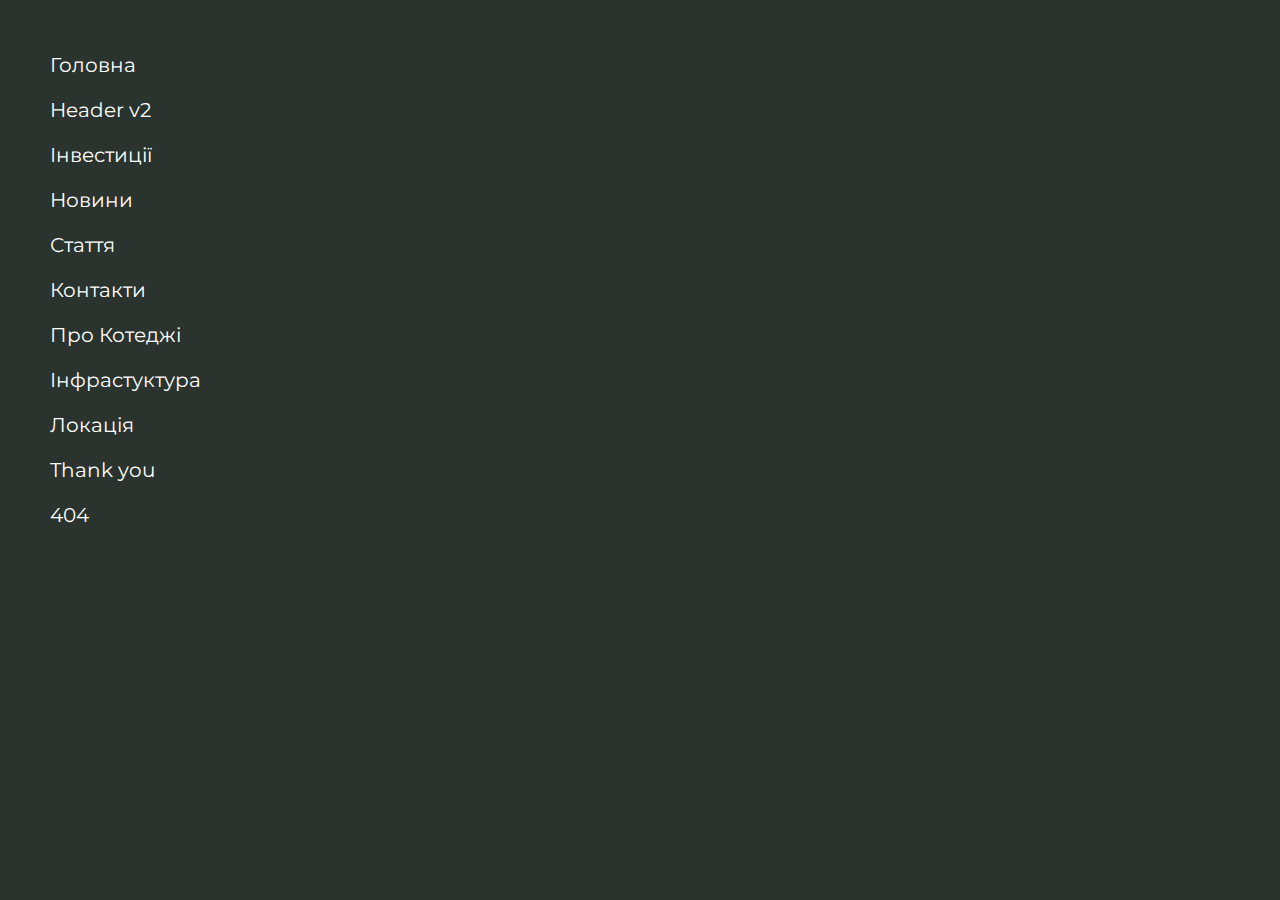
<file: sitemap.html>
<!DOCTYPE html>
<html lang="en">

<head>
    <meta charset="UTF-8">
    <meta name="viewport" content="width=device-width, initial-scale=1.0">
    <title>Pages</title>
    <link rel="stylesheet" href="css/lib/bootstrap-grid.min.css">
    <link rel="stylesheet" href="css/lib/fancybox.css">
    <link rel="stylesheet" href="css/lib/swiper-bundle.min.css">
    <link rel="stylesheet" href="css/lib/aos.css">
    <link rel="stylesheet" href="css/style.css">
</head>

<body>
    <div class="sitemap">

        <ul>
            <li><a href="index.html" target="_blank">Головна</a></li>
            <li><a href="header-v2.html" target="_blank">Header v2</a></li>
            <li><a href="invest.html" target="_blank">Інвестиції</a></li>
            <li><a href="news.html" target="_blank">Новини</a></li>
            <li><a href="article.html" target="_blank">Стаття</a></li>
            <li><a href="contacts.html" target="_blank">Контакти</a></li>
            <li><a href="about.html" target="_blank">Про Котеджі</a></li>
            <li><a href="infrastructure.html" target="_blank">Інфрастуктура</a></li>
            <li><a href="location.html" target="_blank">Локація</a></li>
            <li><a href="ty.html" target="_blank">Thank you</a></li>
            <li><a href="error.html" target="_blank">404</a></li>
        </ul>
    </div>



    <style>
        .sitemap {
            background: #2A332D;
            min-height: 100vh;
            padding: 50px;
        }

        ul {
            list-style-type: none;
            margin: 0;
            padding: 0;
        }

        li {
            margin-bottom: 15px;
        }

        a {
            color: #fff;
            font-size: 20px;
            transition: 0.3s;
        }

        a:hover {
            color: #C9A86C;
        }
    </style>


    <script src="js/lib/jquery.js"></script>
    <script src="js/lib/jquery.inputmask.min.js"></script>
    <script src="js/lib/fancybox.js"></script>
    <script src="js/lib/swiper-bundle.min.js"></script>
    <script src="js/lib/aos.js"></script>
    <script src="js/main.js"></script>
</body>

</html>
</file>
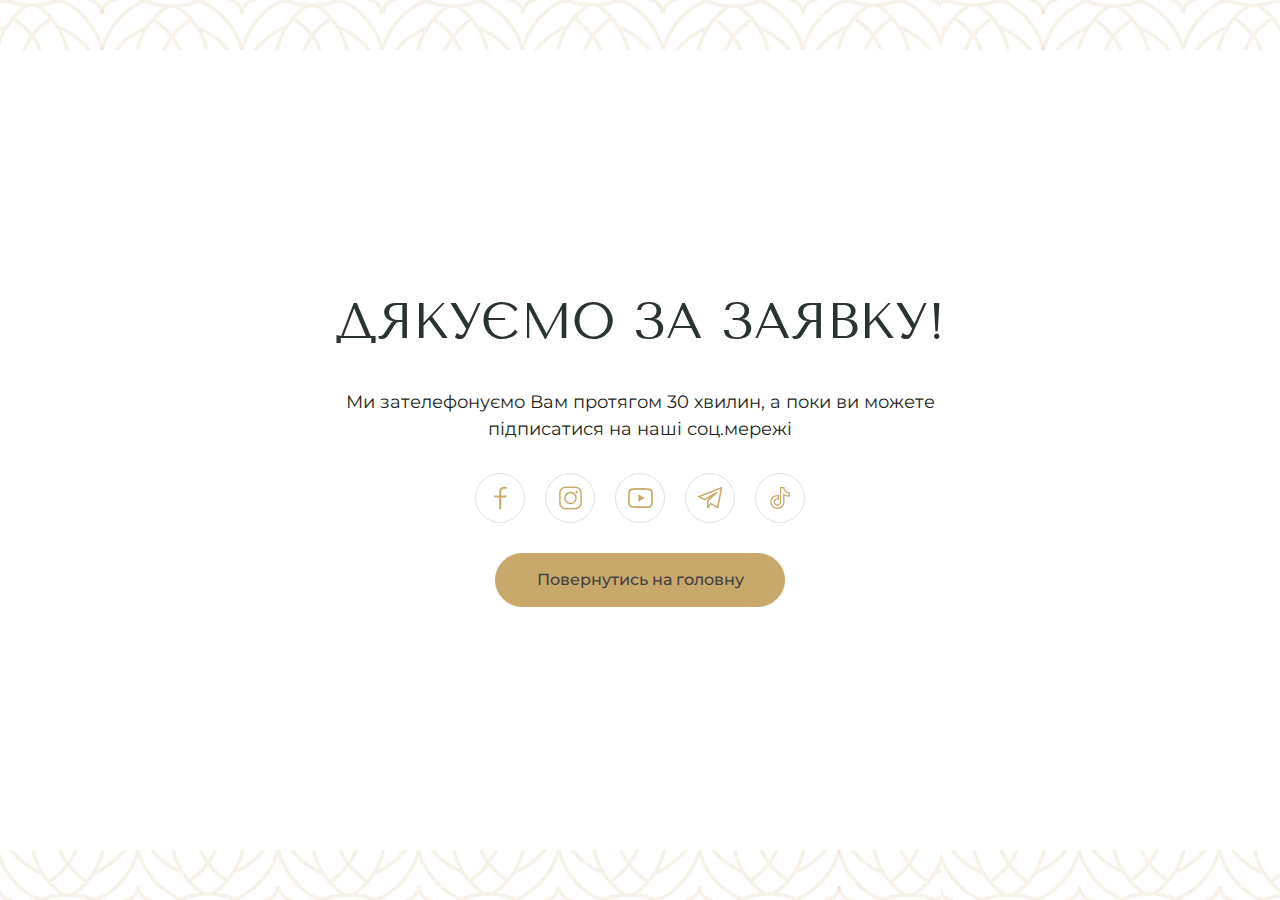
<file: ty.html>
<!DOCTYPE html>
<html lang="en">

<head>
    <meta charset="UTF-8">
    <meta name="viewport" content="width=device-width, initial-scale=1.0">
    <title>Thank You</title>
    <link rel="stylesheet" href="css/lib/bootstrap.min.css">
    <link rel="stylesheet" href="css/lib/fancybox.css">
    <link rel="stylesheet" href="css/lib/swiper-bundle.min.css">
    <link rel="stylesheet" href="css/lib/aos.css">
    <link rel="stylesheet" href="css/style.css">
</head>

<body>
    <div class="tysection">
        <div class="contentsect">
            <p class="title">Дякуємо за заявку!</p>
            <p class="descr">
                Ми зателефонуємо Вам протягом 30 хвилин, а поки ви можете підписатися на наші соц.мережі
            </p>
            <ul class="footer__socials">
                <li>
                    <a href="#" target="_blank" rel="nofollow">
                        <img src="img/general/soc1.svg" alt="facebook">
                    </a>
                </li>
                <li>
                    <a href="#" target="_blank" rel="nofollow">
                        <img src="img/general/soc2.svg" alt="instagram">
                    </a>
                </li>
                <li>
                    <a href="#" target="_blank" rel="nofollow">
                        <img src="img/general/soc3.svg" alt="youtube">
                    </a>
                </li>
                <li>
                    <a href="#" target="_blank" rel="nofollow">
                        <img src="img/general/soc4.svg" alt="telegram">
                    </a>
                </li>
                <li>
                    <a href="#" target="_blank" rel="nofollow">
                        <img src="img/general/soc5.svg" alt="tiktok">
                    </a>
                </li>
            </ul>
            <a class="yellowbtn" href="index.html">Повернутись на головну</a>
        </div>
    </div>



    <script src="js/lib/jquery.js"></script>
    <script src="js/lib/jquery.inputmask.min.js"></script>
    <script src="js/lib/fancybox.js"></script>
    <script src="js/lib/swiper-bundle.min.js"></script>
    <script src="js/lib/bootstrap.min.js"></script>
    <script src="js/lib/aos.js"></script>
    <script src="js/main.js"></script>
</body>

</html>
</file>
<file: css/style.css>
@import url("https://fonts.googleapis.com/css2?family=Montserrat:ital,wght@0,100..900;1,100..900&family=Tenor+Sans&display=swap");:root{scroll-behavior:initial}body{margin:0;font-family:"Montserrat",sans-serif;font-size:16px;overflow-x:hidden}section{overflow-x:hidden}body *{-webkit-box-sizing:border-box;box-sizing:border-box;line-height:150%}img{max-width:100%}a{text-decoration:none;outline:none}@media (min-width:1500.8px){.container{max-width:1444px}}input{outline:none}h1,h2,h3,h4,h5,h6,p{margin-top:0}.secttitle,h2,h3{font-family:"Tenor Sans",sans-serif;font-size:55px;font-weight:400;line-height:130%;color:#2A332D;text-transform:uppercase;z-index:2;position:relative}.secttitle span,h2 span,h3 span{display:block;padding-left:36px}.secttitle.white,h2.white,h3.white{color:#fff}@-webkit-keyframes pulse{0%{-webkit-box-shadow:0 0 0 0 rgba(201,168,108,0.3);box-shadow:0 0 0 0 rgba(201,168,108,0.3)}50%{-webkit-box-shadow:0 0 0 20px rgba(201,168,108,0);box-shadow:0 0 0 20px rgba(201,168,108,0)}to{-webkit-box-shadow:0 0 0 0 rgba(201,168,108,0.3);box-shadow:0 0 0 0 rgba(201,168,108,0.3)}}@keyframes pulse{0%{-webkit-box-shadow:0 0 0 0 rgba(201,168,108,0.3);box-shadow:0 0 0 0 rgba(201,168,108,0.3)}50%{-webkit-box-shadow:0 0 0 20px rgba(201,168,108,0);box-shadow:0 0 0 20px rgba(201,168,108,0)}to{-webkit-box-shadow:0 0 0 0 rgba(201,168,108,0.3);box-shadow:0 0 0 0 rgba(201,168,108,0.3)}}@-webkit-keyframes move{0%{-webkit-transform:translateX(0);transform:translateX(0)}50%{-webkit-transform:translateX(10px);transform:translateX(10px)}to{-webkit-transform:translateX(0);transform:translateX(0)}}@keyframes move{0%{-webkit-transform:translateX(0);transform:translateX(0)}50%{-webkit-transform:translateX(10px);transform:translateX(10px)}to{-webkit-transform:translateX(0);transform:translateX(0)}}@-webkit-keyframes movevert{0%{-webkit-transform:translateY(0);transform:translateY(0)}50%{-webkit-transform:translateY(10px);transform:translateY(10px)}to{-webkit-transform:translateY(0);transform:translateY(0)}}@keyframes movevert{0%{-webkit-transform:translateY(0);transform:translateY(0)}50%{-webkit-transform:translateY(10px);transform:translateY(10px)}to{-webkit-transform:translateY(0);transform:translateY(0)}}.yellowbtn{height:65px;display:-webkit-inline-box;display:-ms-inline-flexbox;display:inline-flex;-webkit-box-align:center;-ms-flex-align:center;align-items:center;-webkit-box-pack:center;-ms-flex-pack:center;justify-content:center;max-width:290px;width:100%;color:#fff;font-size:16px;font-weight:500;border-radius:50px;background:#C9A86C;border:1px solid #C9A86C;-webkit-transition:0.5s;transition:0.5s}.yellowbtn:hover{background:#bb9247;color:#fff}.yellowbtn.borderbtn{border:1px solid #d4b989;background:transparent;color:#C9A86C}.yellowbtn.borderbtn:hover{color:#fff;background:#C9A86C}.arrlink{display:-webkit-inline-box;display:-ms-inline-flexbox;display:inline-flex;-webkit-box-align:center;-ms-flex-align:center;align-items:center;color:rgb(201,168,108);font-size:17px;font-weight:600}.arrlink svg{margin-left:15px}.arrlink:hover{color:#bb9247}.arrlink:hover svg path{-webkit-animation:move 2s infinite;animation:move 2s infinite}.text-center{text-align:center}body.hidden{overflow:hidden}@media (max-width:1599.8px){.secttitle,h2,h3{font-size:46px}}@media (max-width:1399.8px){.secttitle,h2,h3{font-size:36px}}@media (max-width:1399px){.yellowbtn{height:54px}}@media (max-width:767.8px){.secttitle,h2,h3{font-size:26px}.secttitle span,h2 span,h3 span{padding-left:20px}}@media (max-width:575.8px){.secttitle span,h2 span,h3 span{padding-left:10px}.secttitle,h2,h3{font-size:22px}.arrlink{font-size:15px}}.herosect{height:100vh;min-height:550px;position:relative;overflow:hidden;padding-top:135px;display:-webkit-box;display:-ms-flexbox;display:flex;-webkit-box-align:center;-ms-flex-align:center;align-items:center;-webkit-box-pack:center;-ms-flex-pack:center;justify-content:center}.herosect:after{content:"";display:block;position:absolute;left:0;top:0;width:100%;height:100%;background:rgba(0,0,0,0.5)}.herosect .container{position:relative;z-index:1}.herosect h1{text-align:center;color:#fff;text-transform:uppercase;font-size:58px;font-family:"Tenor Sans",sans-serif;line-height:110%;font-weight:400;margin:-200px 0 0 0}.herosect__bg{width:100%;height:100%;-o-object-fit:cover;object-fit:cover;-o-object-position:50% 50%;object-position:50% 50%;position:absolute;left:0;top:0}.herosect__formwrap{position:absolute;bottom:80px;left:0;width:100%}.herosect__form{background:rgba(255,255,255,0.26);border-radius:130px;display:-webkit-box;display:-ms-flexbox;display:flex;-ms-flex-wrap:wrap;flex-wrap:wrap;padding:22px 30px;-webkit-backdrop-filter:blur(5px);backdrop-filter:blur(5px);border:1px solid #C9A96D}.herosect__form .herosect__formleft{width:100%;max-width:29%;-webkit-box-flex:0;-ms-flex:0 0 29%;flex:0 0 29%}.herosect__form .herosect__formleft p{margin:0;font-size:19px;color:#fff;font-weight:500;line-height:120%;text-transform:uppercase}.herosect__form .herosect__formright{width:100%;max-width:71%;-webkit-box-flex:0;-ms-flex:0 0 71%;flex:0 0 71%;padding-left:50px}.herosect__form .herosect__formright form{display:-webkit-box;display:-ms-flexbox;display:flex;-ms-flex-wrap:wrap;flex-wrap:wrap;-webkit-box-pack:justify;-ms-flex-pack:justify;justify-content:space-between;-webkit-box-align:center;-ms-flex-align:center;align-items:center}.herosect__form .herosect__formright form .inputfield{width:100%;max-width:237px;-webkit-box-flex:0;-ms-flex:0 0 237px;flex:0 0 237px}.herosect__form .herosect__formright form .inputfield input{height:48px;background:transparent;border:none;width:100%;border-bottom:1px solid #fff;font-family:"Montserrat",sans-serif;font-size:16px;color:#fff;-webkit-transition:0.3s;transition:0.3s}.herosect__form .herosect__formright form .inputfield input::-webkit-input-placeholder{color:rgba(255,255,255,0.8)}.herosect__form .herosect__formright form .inputfield input::-moz-placeholder{color:rgba(255,255,255,0.8)}.herosect__form .herosect__formright form .inputfield input:-ms-input-placeholder{color:rgba(255,255,255,0.8)}.herosect__form .herosect__formright form .inputfield input::-ms-input-placeholder{color:rgba(255,255,255,0.8)}.herosect__form .herosect__formright form .inputfield input::placeholder{color:rgba(255,255,255,0.8)}.herosect__form .herosect__formright form .inputfield input:focus{border-bottom:1px solid #bb9247}.herosect__form .herosect__formright form .herosect__submit{height:48px;width:100%;max-width:165px;-webkit-box-flex:0;-ms-flex:0 0 165px;flex:0 0 165px;background:#C9A86C;border-radius:24px;border:none;padding:3px 10px;color:#fff;font-weight:500;font-family:"Montserrat",sans-serif;font-size:16px;cursor:pointer;-webkit-transition:0.3s;transition:0.3s}.herosect__form .herosect__formright form .herosect__submit:hover{background:#bb9247}.exclusivecomplex{padding:160px 0 630px;background-image:url("../img/main/pattern.png");background-repeat:repeat-x;position:relative;background-color:#FAF9F4}.exclusivecomplex h2{margin-bottom:50px}.exclusivecomplex .descr{max-width:525px}.exclusivecomplex .descr p{margin:0;font-size:17px;line-height:150%}.exclusivecomplex .descr a{display:-webkit-inline-box;display:-ms-inline-flexbox;display:inline-flex;-webkit-box-align:center;-ms-flex-align:center;align-items:center;margin-top:35px;color:#C9A86C;font-size:17px;font-weight:600;-webkit-transition:0.3s;transition:0.3s}.exclusivecomplex .descr a svg{margin-left:15px}.exclusivecomplex .descr a svg path{-webkit-transition:0.3s;transition:0.3s}.exclusivecomplex .descr a:hover{color:#bb9247}.exclusivecomplex .descr a:hover svg path{-webkit-animation:move 2s infinite;animation:move 2s infinite}.exclusivecomplex .container{position:relative;z-index:1}.exclusivecomplex__bg{position:absolute;bottom:0;left:0;height:694px;width:100%}.exclusivecomplex__bg img{width:100%;height:100%;-o-object-fit:cover;object-fit:cover;-o-object-position:0 0;object-position:0 0;vertical-align:top}.infonum{display:-webkit-box;display:-ms-flexbox;display:flex;-ms-flex-wrap:wrap;flex-wrap:wrap;-webkit-box-align:start;-ms-flex-align:start;align-items:flex-start}.infonum .infonum__box{width:100%;max-width:33.333%;-webkit-box-flex:0;-ms-flex:0 0 33.333%;flex:0 0 33.333%;text-align:center}.infonum .infonum__box span{font-size:80px;color:#C9A86C;line-height:110%;font-family:"Tenor Sans",sans-serif}.infonum .infonum__box span i{font-size:30px}.infonum .infonum__box p{margin:5px 0 0 0;text-transform:uppercase;font-size:15px;color:#2A332D;line-height:110%}.exclusivecomplex__bottomic{position:absolute;bottom:85px;left:0;width:100%}.exclusivecomplex__bottomic .box{width:160px}.exclusivecomplex__bottomic .box img{width:100px}.exclusivecomplex__bottomic .box p{margin:15px 0 0 0;text-transform:uppercase;font-weight:500;color:#fff;font-size:16px}.investsect{padding:160px 0 0 0;background:#2A332D}.investsect .investsect__topsect{padding-bottom:45px}.investsect .descr p{margin-bottom:20px;font-size:17px;color:#fff}.investsect .descr p b{font-weight:600}.investsect .descr a{margin-top:30px}.investsect .descr a:hover{-webkit-animation:pulse 2s infinite;animation:pulse 2s infinite}.investsect .investsect__img{height:640px;position:relative}.investsect .investsect__img img{width:100%;height:100%;-o-object-fit:cover;object-fit:cover;-o-object-position:50% 50%;object-position:50% 50%;position:absolute;left:0;top:0}.investsect .investsect__img:after{content:"";display:block;width:100%;height:100%;position:absolute;left:0;top:0;background:rgba(0,0,0,0.38);z-index:1}.investsect__circles{position:absolute;max-width:518px;width:100%;left:calc((100vw - 1444px) / 2);top:0}.investsect__circles .circleboxwrap{margin-top:-120px}.circleboxwrap{background:#2A332D;border-radius:50%;width:233px;height:233px;border-radius:50%;display:-webkit-box;display:-ms-flexbox;display:flex;-webkit-box-align:center;-ms-flex-align:center;align-items:center;-webkit-box-pack:center;-ms-flex-pack:center;justify-content:center;position:absolute;z-index:2}.circleboxwrap:first-child{left:0}.circleboxwrap:nth-child(2){right:0}.circleboxwrap .circlebox{width:calc(100% - 34px);height:calc(100% - 34px);border:1px solid #C9A86C;border-radius:50%;text-align:center;padding-top:45px}.circleboxwrap .circlebox p{width:100%;max-width:100%;-webkit-box-flex:0;-ms-flex:0 0 100%;flex:0 0 100%}.circleboxwrap .circlebox .title{color:#fff;margin-bottom:10px;text-transform:uppercase;line-height:110%;font-size:16px}.circleboxwrap .circlebox .inf{text-transform:uppercase;font-size:14px;line-height:110%;color:#C9A86C}.circleboxwrap .circlebox .inf span{font-size:57px}.circleboxwrap .circlebox .inf i{font-size:24px;font-style:normal}.investsect__img-info{position:absolute;bottom:104px;width:100%;z-index:2;text-align:right}.investsect__img-info .infwrap{max-width:480px;width:100%;display:inline-block;text-align:left}.investsect__img-info .infwrap p{color:#fff;text-transform:uppercase;font-size:23px;font-family:"Tenor Sans",sans-serif}.investsect__img-info .infwrap a{font-size:17px;color:#FFD995;font-weight:600;display:-webkit-inline-box;display:-ms-inline-flexbox;display:inline-flex;-webkit-box-align:center;-ms-flex-align:center;align-items:center;-webkit-transition:0.3s;transition:0.3s}.investsect__img-info .infwrap a svg{margin-left:15px}.investsect__img-info .infwrap a:hover{color:#bb9247}.investsect__img-info .infwrap a:hover svg path{-webkit-animation:move 2s infinite;animation:move 2s infinite}.cotadges{padding:160px 0;position:relative;background-image:url(../img/main/pattern.png);background-repeat:repeat-x;background-position:left bottom;background-color:#FAF9F4}.cotadges .absel1{position:absolute;right:0;top:0}.cotadges .absel2{position:absolute;left:0;top:228px}.cotadges__top{text-align:center;margin-bottom:70px}.cotadges__top h2{margin-bottom:50px;font-size:55px}.cotadges__top p{margin:0 auto;max-width:705px;font-size:17px;color:#231F20}.cotadges__body{display:-webkit-box;display:-ms-flexbox;display:flex;-ms-flex-wrap:wrap;flex-wrap:wrap;-webkit-box-pack:justify;-ms-flex-pack:justify;justify-content:space-between;position:relative;z-index:2}.cotadges__body .cotadgebox{width:100%;max-width:30%;-webkit-box-flex:0;-ms-flex:0 0 30%;flex:0 0 30%;position:relative}.cotadges__body .cotadgebox:hover .hovercot{opacity:1}.cotadges__body .cotadgebox:hover .cotadgebox__img img{-webkit-transform:scale(1.01);transform:scale(1.01)}.cotadges__body .cotadgebox:nth-child(2){margin-top:60px}.cotadges__body .cotadgebox__img{height:572px;position:relative;display:block;overflow:hidden}.cotadges__body .cotadgebox__img img{width:100%;height:100%;-o-object-fit:cover;object-fit:cover;-o-object-position:50% 50%;object-position:50% 50%;-webkit-transform:scale(1.1);transform:scale(1.1);-webkit-transition:0.5s;transition:0.5s}.cotadges__body .cotadgebox__descr{padding-top:20px;padding-left:10px;display:-webkit-box;display:-ms-flexbox;display:flex;-webkit-box-align:center;-ms-flex-align:center;align-items:center;-ms-flex-wrap:wrap;flex-wrap:wrap}.cotadges__body .cotadgebox__descr .title{width:100%;max-width:calc(100% - 120px);-webkit-box-flex:0;-ms-flex:0 0 calc(100% - 120px);flex:0 0 calc(100% - 120px);font-size:20px;position:relative;color:#231F20;padding-left:33px;margin:0}.cotadges__body .cotadgebox__descr .title:after{content:"";display:inline-block;width:24px;height:24px;background:url("../img/main/star.svg") no-repeat center/100%;position:absolute;left:0;top:3px}.cotadges__body .cotadgebox__descr .sq{width:100%;max-width:120px;-webkit-box-flex:0;-ms-flex:0 0 120px;flex:0 0 120px;text-align:right;margin:0;font-size:20px;color:#231F20}.cotadges__body .hovercot{position:absolute;left:0;top:0;width:100%;height:100%;background:rgba(0,0,0,0.42);display:-webkit-box;display:-ms-flexbox;display:flex;-webkit-box-align:center;-ms-flex-align:center;align-items:center;-webkit-box-pack:center;-ms-flex-pack:center;justify-content:center;-webkit-backdrop-filter:blur(5px);backdrop-filter:blur(5px);opacity:0;-webkit-transition:0.7s;transition:0.7s;cursor:pointer}.cotadges__body .hovercot .hovercotbox{text-align:center}.cotadges__body .hovercot .hovercotbox img{width:67px;margin-bottom:17px}.cotadges__body .hovercot .hovercotbox p{margin:0;color:#C9A86C;font-size:17px}.hidden-gallery-images{display:none}.cotadges__btns{text-align:center;margin-top:80px}.cotadges__btns a{margin:0 15px;font-size:17px}.infrastucture{padding:160px 0 0 0}.infrastucture .descr p{font-size:17px;color:#231F20}.infrastucture .arrlink{margin-top:10px}.infrastucture__top{margin-bottom:60px}.infrtabsheader{display:-webkit-box;display:-ms-flexbox;display:flex;-ms-flex-wrap:wrap;flex-wrap:wrap;-webkit-box-pack:justify;-ms-flex-pack:justify;justify-content:space-between}.infrtabsheader button{padding:0;border:none;outline:none;background:transparent;color:rgba(35,31,32,0.55);font-family:"Tenor Sans",sans-serif;font-size:21px;line-height:110%;text-transform:uppercase;-webkit-transition:0.3s;transition:0.3s;cursor:pointer}.infrtabsheader button:before{content:"";display:inline-block;width:21px;height:21px;display:block;background:url("../img/main/star.svg") no-repeat center/20px;margin:0 auto;opacity:0;-webkit-transition:0.3s;transition:0.3s;margin-bottom:10px}.infrtabsheader button.active{color:#231f20}.infrtabsheader button.active:before{opacity:1}.infrtabsheader button:hover{color:#bb9247}.infrtabsheader{margin-bottom:50px}.infrtabsbody{overflow:hidden}.infrtabsbody .swiper .imgwrap{height:590px;position:relative}.infrtabsbody .swiper .imgwrap img{width:100%;height:100%;-o-object-fit:cover;object-fit:cover;-o-object-position:50% 50%;object-position:50% 50%}.slidernavbox-wrap{position:absolute;width:100%;left:0;bottom:50px;z-index:2}.slidernavbox-wrap .slidernavbox{width:175px;position:relative;display:-webkit-box;display:-ms-flexbox;display:flex;-webkit-box-pack:justify;-ms-flex-pack:justify;justify-content:space-between;-webkit-box-align:center;-ms-flex-align:center;align-items:center}.slidernavbox-wrap .swiper-button-next,.slidernavbox-wrap .swiper-button-prev{position:relative;margin:0;opacity:1;z-index:11;top:initial;width:auto;height:auto}.slidernavbox-wrap .swiper-button-next:after,.slidernavbox-wrap .swiper-button-prev:after{display:none}.slidernavbox-wrap .swiper-button-next svg circle,.slidernavbox-wrap .swiper-button-prev svg circle{-webkit-transition:0.3s;transition:0.3s}.slidernavbox-wrap .swiper-button-next:hover svg circle,.slidernavbox-wrap .swiper-button-prev:hover svg circle{fill:rgba(42,51,45,0.8)}.slidernavbox-wrap .swiper-button-prev{left:0;right:initial}.slidernavbox-wrap .swiper-button-next{right:0;left:initial}.slidernavbox-wrap .swiper-pagination{position:relative;width:auto;top:initial;bottom:initial}.slidernavbox-wrap .swiper-pagination-current{color:#FFD995;font-size:25px;font-family:"Tenor Sans",sans-serif}.benefits{padding:160px 0 10px;background-image:url(../img/main/pattern.png),url(../img/main/bg1.jpg);background-repeat:repeat-x,no-repeat;background-size:auto,cover}.benefits h2{margin-bottom:135px}.benefit{padding-top:32px;border-top:1px solid #C9A86C;margin-bottom:150px}.benefit .count{font-weight:500;font-size:13px;color:rgba(21,21,21,0.4);padding-left:30px;position:relative;margin-bottom:30px}.benefit .count:after{content:"";display:inline-block;width:20px;height:20px;position:absolute;left:0;top:-1px;background:url("../img/main/star.svg") no-repeat center/100%}.benefit h3{text-transform:uppercase;font-size:28px;line-height:110%;font-family:"Tenor Sans",sans-serif;color:#2A332D;margin-bottom:25px;display:-webkit-box;-webkit-line-clamp:2;-webkit-box-orient:vertical;overflow:hidden;min-height:62px}.benefit .descr{margin-bottom:25px;display:-webkit-box;-webkit-line-clamp:3;-webkit-box-orient:vertical;overflow:hidden;min-height:77px}.benefit .descr p{color:#231F20;font-size:17px}.benefit .descr p:last-child{margin-bottom:0}.benefit .imgwrap{height:160px;position:relative}.benefit .imgwrap img{width:100%;height:100%;-o-object-fit:cover;object-fit:cover;-o-object-position:50% 50%;object-position:50% 50%}.benefits .row{margin-left:-37px;margin-right:-37px}.benefits .row .col-xl-4{padding-left:37px;padding-right:37px;margin-top:-60px}.benefits .row .col-xl-4:nth-child(2),.benefits .row .col-xl-4:nth-child(5),.benefits .row .col-xl-4:nth-child(8){margin-top:0px}.slarrbox{position:relative}.slarrbox .swiper-button-next{right:0;top:0}.slarrbox .swiper-button-prev{right:80px;top:0}.slarrbox .swiper-button-next,.slarrbox .swiper-button-prev{position:absolute;margin:0;opacity:1;z-index:11;top:-150px;width:61px;height:42px;left:initial}.slarrbox .swiper-button-next:after,.slarrbox .swiper-button-prev:after{display:none}.slarrbox .swiper-button-next svg circle,.slarrbox .swiper-button-prev svg circle{-webkit-transition:0.5s;transition:0.5s}.slarrbox .swiper-button-next:hover svg circle,.slarrbox .swiper-button-prev:hover svg circle{fill:#2A332D}.buildingproc{padding:130px 0 100px;background:#2A332D;position:relative}.buildingproc .swiper-button-next,.buildingproc .swiper-button-prev{position:absolute;margin:0;opacity:1;z-index:11;top:-150px;width:61px;height:42px;left:initial}.buildingproc .swiper-button-next:after,.buildingproc .swiper-button-prev:after{display:none}.buildingproc .swiper-button-next svg circle,.buildingproc .swiper-button-prev svg circle{-webkit-transition:0.5s;transition:0.5s}.buildingproc .swiper-button-next:hover svg circle,.buildingproc .swiper-button-prev:hover svg circle{fill:#2A332D}.buildingproc .swiper{padding-left:calc((100vw - 1444px) / 2)}.buildingproc .swiper .swiper-slide:nth-child(2n){padding-top:60px}.building__slide .imgwrap{height:237px;position:relative;overflow:hidden}.building__slide .imgwrap:after{content:"";display:block;position:absolute;left:0;top:0;background:rgba(0,0,0,0.3);width:100%;height:100%}.building__slide .imgwrap .imgsl{position:absolute;left:0;top:0;-o-object-fit:cover;object-fit:cover;-o-object-position:50% 50%;object-position:50% 50%;width:100%;height:100%}.building__slide .imgwrap .playbtn{position:absolute;width:55px;z-index:1;left:50%;top:50%;-webkit-transform:translate(-50%,-50%);transform:translate(-50%,-50%)}.building__slide .descrvideo{padding-top:15px}.building__slide .descrvideo .date{font-size:15px;color:#fff;padding-left:30px;position:relative;margin-bottom:15px}.building__slide .descrvideo .date:after{content:"";display:inline-block;width:20px;height:20px;position:absolute;left:0;top:-1px;background:url(../img/main/star.svg) no-repeat center/100%}.building__slide .descrvideo .title{font-size:17px;line-height:130%;font-weight:500;color:#fff;display:-webkit-box;-webkit-line-clamp:3;-webkit-box-orient:vertical;overflow:hidden}.documentation{background:#2A332D;position:relative;padding:90px 0;border-top:1px solid rgba(181,153,100,0.2)}.documentation .title{text-transform:uppercase;color:#fff;font-size:55px;font-family:"Tenor Sans",sans-serif;margin:0}.documentation .el1{position:absolute;right:0;top:0}.documentation .el2{position:absolute;left:0;bottom:0}.documentation:after{content:"";display:inline-block;width:30px;height:30px;background:url("../img/main/star.svg") no-repeat center/100%;position:absolute;left:50%;margin-left:-15px;top:-15px}.documentation__btns{display:-webkit-box;display:-ms-flexbox;display:flex;-webkit-box-align:center;-ms-flex-align:center;align-items:center;-webkit-box-pack:justify;-ms-flex-pack:justify;justify-content:space-between}.documentation__btns a{background:#C9A86C;display:-webkit-inline-box;display:-ms-inline-flexbox;display:inline-flex;-webkit-box-align:center;-ms-flex-align:center;align-items:center;-webkit-box-pack:center;-ms-flex-pack:center;justify-content:center;text-align:center;height:65px;width:100%;max-width:calc(50% - 15px);-webkit-box-flex:0;-ms-flex:0 0 calc(50% - 15px);flex:0 0 calc(50% - 15px);border-radius:50px;color:#fff;font-size:17px;font-weight:500;-webkit-transition:0.5s;transition:0.5s}.documentation__btns a img{width:25px;margin-right:15px}.documentation__btns a:hover{background:#bb9247}.faq{padding:185px 0 190px;background-image:url(../img/main/pattern.png),url(../img/main/pattern.png);background-repeat:repeat-x;background-position:left top,left bottom}.faq h2{margin-bottom:45px}.faqrow{border-bottom:1px solid rgba(201,168,108,0.6)}.faqheader{min-height:100px;padding:10px 0;display:-webkit-box;display:-ms-flexbox;display:flex;-webkit-box-align:center;-ms-flex-align:center;align-items:center;cursor:pointer;padding-right:70px;position:relative}.faqheader.active:after{-webkit-transform:rotate(-180deg);transform:rotate(-180deg)}.faqheader.active p{color:#C9A86C}.faqheader:after{content:"";display:inline-block;background:url("../img/main/faq-arrow.svg") no-repeat center/100%;position:absolute;right:0;top:37px;width:30px;height:30px;-webkit-transition:0.3s;transition:0.3s}.faqheader p{font-family:"Tenor Sans",sans-serif;margin:0;color:#231F20;font-size:21px;line-height:110%;text-transform:uppercase}.faqbody{display:none;padding:10px 0 30px 40px}.faqbody p{margin:0;font-size:17px;color:#231F20}.welcomesect{padding:90px 0 68px;background:#2A332D;position:relative}.welcomesect form{max-width:410px}.welcomesect .title{font-size:50px;color:#fff;font-family:"Tenor Sans",sans-serif;line-height:110%;margin-bottom:25px;padding-left:50px}.welcomesect p{color:#fff;font-size:17px;margin:0;max-width:594px;padding-left:50px}.welcomesect .inputfield{margin-bottom:45px}.welcomesect .inputfield input{width:100%;height:56px;border:none;background:transparent;border-bottom:1px solid #fff;color:#fff;font-size:18px;font-family:"Montserrat",sans-serif}.welcomesect .inputfield input::-webkit-input-placeholder{color:rgba(255,255,255,0.7)}.welcomesect .inputfield input::-moz-placeholder{color:rgba(255,255,255,0.7)}.welcomesect .inputfield input:-ms-input-placeholder{color:rgba(255,255,255,0.7)}.welcomesect .inputfield input::-ms-input-placeholder{color:rgba(255,255,255,0.7)}.welcomesect .inputfield input::placeholder{color:rgba(255,255,255,0.7)}.welcomesect button.yellowbtn{max-width:100%;width:100%;font-size:18px;background:#C9A86C;cursor:pointer}.welcomesect button.yellowbtn:hover{background:#bb9247;-webkit-animation:pulse 2s infinite;animation:pulse 2s infinite}.welcomesect .el1{position:absolute;right:0;top:0}.welcomesect .el2{position:absolute;left:0;bottom:0}.welcomesect .el3{position:absolute;left:-30px;top:0}.welcomesect .container{position:relative}.investsect .investsect__topsect{min-height:240px}.welcomesect form{position:relative;z-index:2}@media (max-width:1599.8px){.herosect h1{font-size:50px;margin-top:-180px}.herosect__formwrap{bottom:50px}.investsect{padding:120px 0 0 0}.investsect .investsect__img{height:550px}.investsect__img-info{bottom:70px}.cotadges{padding:120px 0 140px}.cotadges__body .cotadgebox__descr{padding-top:15px}.infrastucture{padding:120px 0 0 0}.infrtabsheader{margin-bottom:30px}.benefits{padding:140px 0 10px}.benefits h2{margin-bottom:120px}.benefit h3{font-size:24px;min-height:54px}.benefit .count{margin-bottom:20px}.benefit{padding-top:20px;margin-bottom:100px}.buildingproc{padding:120px 0 80px}.documentation{padding:70px 0}.faq{padding:140px 0}.faqheader{min-height:90px}.faqheader p{font-size:19px}.faqbody{padding-top:0}.faqbody p{font-size:16px}.cotadges__top h2{margin-bottom:40px}.exclusivecomplex{padding:140px 0 600px}.infonum .infonum__box span{font-size:70px}.documentation .title,.welcomesect .title{font-size:46px}.infrtabsheader button,.investsect__img-info .infwrap p{font-size:20px}.cotadges__body .cotadgebox__descr .sq,.cotadges__body .cotadgebox__descr .title,.herosect__form .herosect__formleft p{font-size:18px}.benefit .descr p,.building__slide .descrvideo .title,.cotadges__top p,.exclusivecomplex .descr p,.infrastucture .descr p,.investsect .descr p,.welcomesect p{font-size:16px}}@media (max-width:1500.8px){.infonum .infonum__box p{font-size:14px}.investsect__circles{left:calc((100vw - 1320px) / 2)}}@media (max-width:1399.8px){.herosect h1{font-size:44px}.exclusivecomplex{padding:100px 0 450px}.infonum .infonum__box span{font-size:55px}.exclusivecomplex__bottomic{bottom:50px}.exclusivecomplex__bottomic .box p{font-size:14px}.exclusivecomplex__bg{height:500px}.investsect{padding:100px 0 0 0}.investsect__circles{left:calc((100vw - 1140px) / 2)}.investsect .investsect__img{height:450px}.cotadges{padding:100px 0}.cotadges .absel1,.cotadges .absel2{width:160px}.cotadges__body .cotadgebox__img{height:430px}.cotadges__body .cotadgebox__descr{padding:10px 5px 0 5px}.cotadges__body .cotadgebox__descr .title:after{width:20px;height:20px}.cotadges__body .cotadgebox__descr .title{padding-left:25px}.cotadges__btns{margin-top:60px}.infrastucture{padding:100px 0 0 0}.infrtabsbody .swiper .imgwrap{height:460px}.benefits{background-size:auto 50px,cover}.benefits{padding:100px 0 10px}.benefits .row .col-xl-4{margin-top:-40px}.benefit h3{margin-bottom:15px;font-size:21px;min-height:47px}.benefits h2{margin-bottom:90px}.buildingproc{padding:100px 0 80px}.buildingproc .swiper-button-next,.buildingproc .swiper-button-prev{top:-120px}.building__slide .imgwrap{height:200px}.documentation__btns a{font-size:15px;height:56px}.documentation__btns a img{margin-right:4px}.faq{padding:100px 0}.welcomesect .el1{width:120px}.welcomesect .el2{width:100px}.welcomesect .el3{width:100px;left:0;top:15px}.cotadges__top h2,.documentation .title{font-size:36px}.exclusivecomplex h2{margin-bottom:30px}.cotadges,.exclusivecomplex,.faq{background-size:auto 50px}.infrtabsheader button{font-size:17px}.cotadges__body .cotadgebox__descr .sq,.cotadges__body .cotadgebox__descr .title,.herosect__form .herosect__formleft p{font-size:16px}}@media (max-width:1199.8px){.benefits .row{margin-left:-12px;margin-right:-12px}.benefits .row .col-xl-4{padding-left:12px;padding-right:12px}.herosect__form .herosect__formright form .inputfield{max-width:180px}.infonum{margin-top:30px}.circleboxwrap{width:200px;height:200px}.investsect__circles{left:calc((100vw - 960px) / 2);max-width:450px}.circleboxwrap .circlebox .inf span{font-size:42px}.circleboxwrap .circlebox .title{font-size:14px;margin-bottom:0}.investsect__img-info .infwrap p{font-size:18px;margin-bottom:10px}.investsect__img-info .infwrap{max-width:440px}.investsect__img-info{bottom:40px}.cotadges__body .cotadgebox__img{height:380px}.infrtabsheader button{font-size:16px}.benefit h3{font-size:18px;min-height:38px}.benefit{margin-bottom:60px}.building__slide .imgwrap{height:170px}.buildingproc .swiper{padding-left:calc((100vw - 960px) / 2)}.documentation .title{margin-bottom:30px}.welcomesect .title{font-size:36px}.welcomesect .inputfield input{font-size:16px}.welcomesect .inputfield{margin-bottom:30px}}@media (max-width:991.8px){.herosect__form{border-radius:20px}.herosect__form .herosect__formleft{max-width:100%;-webkit-box-flex:0;-ms-flex:0 0 100%;flex:0 0 100%}.herosect__form .herosect__formleft p{text-align:center;margin-bottom:15px}.herosect__form .herosect__formright{padding-left:0;max-width:100%;-webkit-box-flex:0;-ms-flex:0 0 100%;flex:0 0 100%}.herosect__form .herosect__formright form .herosect__submit,.herosect__form .herosect__formright form .inputfield{max-width:31%;-webkit-box-flex:0;-ms-flex:0 0 31%;flex:0 0 31%}.herosect__form .herosect__formleft p{font-size:18px}.investsect__circles{right:calc((100vw - 720px) / 2);left:initial;max-width:410px}.investsect__circles .circleboxwrap{margin-top:-100px}.investsect .investsect__topsect{padding-bottom:100px}.cotadges__body .cotadgebox{max-width:32%;-webkit-box-flex:0;-ms-flex:0 0 32%;flex:0 0 32%}.cotadges__body .cotadgebox__img{height:300px}.infrtabsheader{-webkit-box-pack:center;-ms-flex-pack:center;justify-content:center}.infrtabsheader button{margin:0 15px}.infrtabsheader button:before{margin-bottom:3px;margin-top:5px}.benefits .row .col-xl-4{margin-top:0}.benefits h2{margin-bottom:40px}.buildingproc .swiper{padding-left:calc((100vw - 720px) / 2)}.faqbody{padding-left:0}.welcomesect form{max-width:100%;margin-top:30px}.welcomesect .title,.welcomesect p{padding-left:0}.welcomesect .title br{display:none}}@media (max-width:767.8px){.investsect__circles{right:0}.herosect h1{font-size:38px}.herosect__form{border-radius:10px;padding:15px}.herosect__form .herosect__formright form .inputfield input{font-size:14px}.cotadges__top h2,.documentation .title{font-size:26px}.investsect__circles .circleboxwrap{margin-top:-70px}.cotadges__top{margin-bottom:40px}.cotadges__body .cotadgebox:nth-child(2){margin-top:30px}.cotadges__body .cotadgebox__descr .sq,.cotadges__body .cotadgebox__descr .title{max-width:100%;-webkit-box-flex:0;-ms-flex:0 0 100%;flex:0 0 100%;text-align:left}.exclusivecomplex{padding:80px 0 400px}.infrastucture,.investsect{padding:80px 0 0 0}.cotadges{padding:80px 0}.cotadges__btns .yellowbtn{max-width:250px;margin:0 7px}.infrtabsheader button{margin:0 15px;font-size:15px}.infrtabsbody .swiper .imgwrap{height:360px}.benefits{padding:80px 0 10px}.buildingproc .swiper{padding-left:calc((100vw - 540px) / 2)}.buildingproc{padding:80px 0 60px}.buildingproc .swiper-button-next,.buildingproc .swiper-button-prev{top:-80px}.documentation{padding:50px 0}.faq{padding:80px 0}.welcomesect{padding:80px 0 60px}.faqheader p{font-size:18px}.cotadges__top h2{margin-bottom:20px}}@media (max-width:575.8px){.infonum .infonum__box{max-width:100%;-webkit-box-flex:0;-ms-flex:0 0 100%;flex:0 0 100%}.herosect__form .herosect__formright form .herosect__submit{margin-top:10px;max-width:100%;-webkit-box-flex:0;-ms-flex:0 0 100%;flex:0 0 100%}.herosect__form .herosect__formright form .inputfield{max-width:calc(50% - 5px);-webkit-box-flex:0;-ms-flex:0 0 calc(50% - 5px);flex:0 0 calc(50% - 5px)}.herosect__formwrap{position:relative;bottom:0}.herosect h1{margin-top:0;margin-bottom:30px;font-size:36px}.herosect{-webkit-box-orient:vertical;-webkit-box-direction:normal;-ms-flex-direction:column;flex-direction:column}.exclusivecomplex{padding:60px 0 320px}.exclusivecomplex .descr a{margin-top:20px}.infonum .infonum__box span{font-size:40px}.infonum .infonum__box{max-width:50%;-webkit-box-flex:0;-ms-flex:0 0 50%;flex:0 0 50%;margin-bottom:15px}.exclusivecomplex__bottomic .box p{font-size:12px;margin-top:5px}.exclusivecomplex__bottomic .box img{width:80px}.exclusivecomplex__bottomic{bottom:30px}.exclusivecomplex__bg{height:400px}.investsect .descr a{margin-top:10px;width:100%;max-width:100%}.investsect .investsect__topsect{padding-bottom:140px}.investsect__circles .circleboxwrap{margin-top:-110px}.circleboxwrap{width:170px;height:170px}.circleboxwrap .circlebox .title{font-size:12px}.circleboxwrap .circlebox .inf{font-size:13px}.circleboxwrap .circlebox .inf span{font-size:25px}.cotadges .absel1,.cotadges .absel2{width:120px}.cotadges__body .cotadgebox{max-width:100%;-webkit-box-flex:0;-ms-flex:0 0 100%;flex:0 0 100%}.cotadges__top{margin-bottom:20px}.cotadges__body .cotadgebox__descr .sq{padding-left:25px}.cotadges__body .cotadgebox:nth-child(2){margin-top:0}.cotadges__body .cotadgebox{margin-bottom:20px}.cotadges{padding:60px 0}.cotadges__body .cotadgebox__img{height:260px}.cotadges__btns{padding-left:12px;padding-right:12px}.cotadges__btns .yellowbtn,.cotadges__btns .yellowbtn.borderbtn{margin:0;max-width:100%;height:48px}.cotadges__btns{margin-top:0}.cotadges__btns .yellowbtn{margin-bottom:10px}.cotadges__top h2,.documentation .title{font-size:22px}.infrtabsheader button{margin:0 10px;font-size:13px}.infrastucture__top{margin-bottom:40px}.infrtabsbody .swiper .imgwrap{height:320px}.slidernavbox-wrap{bottom:20px}.benefits h2{margin-bottom:30px}.benefits{background-size:auto 40px,cover}.benefit h3{min-height:initial}.benefit .descr{min-height:initial}.buildingproc h2{margin-bottom:100px}.buildingproc .swiper-button-next{right:initial;left:80px}.buildingproc .swiper-button-prev{right:initial;left:0}.buildingproc .swiper .swiper-slide:nth-child(2n){padding-top:0}.buildingproc .swiper{padding-left:12px}.documentation__btns{-ms-flex-wrap:wrap;flex-wrap:wrap}.documentation__btns a{height:50px;max-width:100%;-webkit-box-flex:0;-ms-flex:0 0 100%;flex:0 0 100%}.documentation__btns a:first-child{margin-bottom:10px}.documentation .title{margin-bottom:10px}.faq{padding:60px 0}.faq h2{margin-bottom:30px}.faqheader{padding-right:40px}.faqheader p{font-size:16px}.welcomesect{padding:60px 0}.welcomesect .title{font-size:28px}.welcomesect .el3{display:none}.herosect{-webkit-box-pack:justify;-ms-flex-pack:justify;justify-content:space-between;padding-bottom:30px;padding-top:150px}.buildingproc{padding:60px 0 40px}.infrastucture,.investsect{padding:60px 0 0 0}.exclusivecomplex h2,.investsect h2{margin-bottom:20px}.cotadges,.exclusivecomplex,.faq{background-size:auto 40px}.exclusivecomplex .descr a{font-size:16px}}.generalmodal .modal-dialog{max-width:1018px;border-radius:0}.generalmodal .modal-body{padding:0}.generalmodal .modal-content{border-radius:0;border:none}.generalmodal .constop{padding:70px 60px 55px 60px}.generalmodal .title{color:#2A332D;font-size:40px;font-family:"Tenor Sans",sans-serif;line-height:110%;text-transform:uppercase;margin:0}.generalmodal .title span{display:block;padding-left:50px}.generalmodal .descr p{font-size:14px;color:#231F20}.generalmodal .descr p:last-child{margin-bottom:0}.generalmodal form{margin-top:70px}.generalmodal .inputfield{margin-bottom:55px}.generalmodal .inputfield input{width:100%;height:56px;border:none;background:transparent;border-bottom:1px solid rgba(89,94,73,0.6);color:#595E49;font-size:18px;font-family:"Montserrat",sans-serif}.generalmodal .submbtn{height:55px}.generalmodal .consbott img{width:100%}.closemodal{border:none;padding:0;outline:none;background:transparent;width:35px;height:35px;position:absolute;top:14px;right:14px;cursor:pointer;z-index:2}.closemodal img{width:100%}.propdescr{padding:100px 43px 30px;text-align:center}.propdescr .title{font-size:35px;margin-bottom:35px;line-height:130%}.propdescr .subtitle{text-transform:uppercase;color:#C9A86C;margin-bottom:15px;font-size:19px;line-height:110%;font-family:"Tenor Sans",sans-serif}.propdescr .date{display:inline-block;padding:10px 10px 8px 10px;background:#595E49;text-transform:uppercase;font-size:18px;font-family:"Tenor Sans",sans-serif;line-height:110%;color:#fff;margin-bottom:45px}.propdescr .descr{max-width:385px;margin:0 auto 40px;font-size:15px;color:#231F20}.propdescr .yellowbtn{max-width:320px;height:55px}#propos .imgwrap{width:100%;height:100%;position:relative}#propos .imgwrap img{width:100%;height:100%;-o-object-fit:cover;object-fit:cover;-o-object-position:50% 50%;object-position:50% 50%}@media (max-width:1599.8px){.generalmodal .title{font-size:32px}.generalmodal .modal-dialog{max-width:900px}.generalmodal .constop{padding:70px 30px 30px 30px}.generalmodal form{margin-top:40px}.generalmodal .inputfield input{font-size:16px}.generalmodal .inputfield{margin-bottom:30px}.propdescr{padding:70px 30px 20px}.generalmodal .title{font-size:26px;margin-bottom:20px}.propdescr .subtitle{margin-bottom:20px}.propdescr .date{margin-bottom:40px}}@media (max-width:991.8px){.generalmodal .modal-dialog{max-width:700px}.generalmodal .title{margin-bottom:20px}.generalmodal .descr p{font-size:16px}.generalmodal .title{font-size:24px;margin-bottom:15px}.propdescr .subtitle{margin-bottom:15px}.propdescr .date{margin-bottom:25px}.propdescr .descr{margin-bottom:20px}}@media (max-width:767.8px){.generalmodal .modal-dialog{max-width:500px}.generalmodal .constop{padding:60px 30px 30px 30px}#propos .imgwrap{display:none}}@media (max-width:575.8px){.generalmodal .title{font-size:24px;padding-right:40px}.generalmodal .constop{padding:40px 20px 30px 20px}.generalmodal .descr p{font-size:15px}.generalmodal form{margin-top:15px}.generalmodal .inputfield{margin-bottom:20px}.generalmodal .submbtn{height:50px;width:100%;max-width:100%;margin-top:15px}.consbott{display:none}.propdescr{padding:70px 20px 20px}.generalmodal .title{padding-right:0}}.heropagesect{height:100vh;min-height:500px;position:relative;display:-webkit-box;display:-ms-flexbox;display:flex;-webkit-box-align:center;-ms-flex-align:center;align-items:center;-webkit-box-pack:center;-ms-flex-pack:center;justify-content:center;text-align:center}.heropagesect:after{content:"";display:block;position:absolute;left:0;top:0;width:100%;height:100%;background:rgba(0,0,0,0.5)}.heropagesect .container{position:relative;z-index:2}.heropagesect h1{color:#fff;font-family:"Tenor Sans",sans-serif;font-size:70px;line-height:110%;text-transform:uppercase;font-weight:400;margin-bottom:45px}.heropagesect p{margin:0;font-size:19px;font-weight:500;color:#fff}.heropagesect__bg{position:absolute;left:0;top:0;-o-object-fit:cover;object-fit:cover;-o-object-position:50% 50%;object-position:50% 50%;width:100%;height:100%}.invinfo{padding:160px 0 145px;background:#FAF9F4;background-image:url(../img/main/pattern.png);background-repeat:repeat-x}.invinfo h2 i{font-style:normal;padding-left:72px}.invinfo .invinfo__top{padding-bottom:50px;position:relative;border-bottom:1px solid rgba(181,153,100,0.2)}.invinfo .invinfo__top:after{content:"";display:inline-block;width:30px;height:30px;background:url(../img/main/star.svg) no-repeat center/100%;position:absolute;right:17%;bottom:-15px}.invinfo .invinfo__middle{padding:50px 0 130px}.invinfo .invinfo__middle .icbox{display:-webkit-inline-box;display:-ms-inline-flexbox;display:inline-flex;-ms-flex-wrap:wrap;flex-wrap:wrap;-webkit-box-align:center;-ms-flex-align:center;align-items:center;max-width:364px;margin-top:16px}.invinfo .invinfo__middle .icbox .imgwrap{width:100%;max-width:69px;-webkit-box-flex:0;-ms-flex:0 0 69px;flex:0 0 69px}.invinfo .invinfo__middle .icbox .imgwrap img{width:100%}.invinfo .invinfo__middle .icbox p{width:100%;max-width:calc(100% - 69px);-webkit-box-flex:0;-ms-flex:0 0 calc(100% - 69px);flex:0 0 calc(100% - 69px);padding-left:25px;margin:0;text-align:left}.invinfo .invinfo__bottom .col-lg-4:nth-child(3) .invinfo_col{padding-left:80px}.invinfo .invinfo__bottom .col-lg-4:nth-child(2){position:relative}.invinfo .invinfo__bottom .col-lg-4:nth-child(2) .invinfo_col{height:100%;border-left:1px solid rgba(181,153,100,0.2);border-right:1px solid rgba(181,153,100,0.2)}.invinfo .invinfo__bottom .col-lg-4:nth-child(2):after,.invinfo .invinfo__bottom .col-lg-4:nth-child(2):before{position:absolute}.invinfo .invinfo_col .title{margin-bottom:55px;font-size:28px;line-height:110%;color:#2A332D;text-transform:uppercase;font-family:"Tenor Sans",sans-serif}.invinfo .invinfo_col ul{list-style-type:none;margin:0;padding:0;max-width:365px}.invinfo .invinfo_col ul li{position:relative;padding-left:31px;margin-bottom:40px;font-size:15px;color:#231F20}.invinfo .invinfo_col ul li:last-child{margin-bottom:0}.invinfo .invinfo_col ul li:after{content:"";display:inline-block;width:22px;height:22px;position:absolute;left:0;top:0;background:url(../img/main/star.svg) no-repeat center/100%}.invinfo .circleblock{width:321px;height:321px;display:inline-block;border-radius:50%;border:1px solid #C9A86C;padding-top:97px;text-align:center}.invinfo .circleblock:nth-child(2){margin-top:-40px}.invinfo .circleblock .circle-title{text-transform:uppercase;margin-bottom:15px;font-size:21px;line-height:110%}.invinfo .circleblock .descr{color:#C9A86C;margin:0;text-transform:uppercase;font-size:16px;line-height:110%}.invinfo .circleblock .descr span{font-size:98px;font-family:"Tenor Sans",sans-serif;line-height:110%}.invinfo .circleblock .descr i{font-size:36px;font-style:normal}.invinfo .bottominf{margin-top:32px;text-align:center}.invinfo .bottominf p{margin-bottom:50px;font-size:15px;color:#231F20;text-align:center}.exclusivecomplex.exclusivecomplex__invest{background:#FFFFFE;padding:140px 0 502px}.exclusivecomplex.exclusivecomplex__invest .exclusivecomplex__bg{height:100%}.exclusivecomplex.exclusivecomplex__invest .exclusivecomplex__bg img{-o-object-position:top right;object-position:top right}.exclusivecomplex.exclusivecomplex__invest .descr{padding-left:36px;max-width:690px}.welcomesect.welcomesect__invest p{max-width:750px}.welcomesect.welcomesect__invest .title{font-size:47px;line-height:110%;text-transform:uppercase}.welcomesect.welcomesect__invest .title span{color:#C9A86C}@media (max-width:1599.8px){.heropagesect h1{font-size:55px;margin-bottom:30px}.invinfo{padding:140px 0 120px}.exclusivecomplex.exclusivecomplex__invest{padding:120px 0 400px}.invinfo .invinfo__top{padding-bottom:40px}.welcomesect.welcomesect__invest .title{font-size:46px}.heropagesect p{font-size:16px}}@media (max-width:1399.8px){.heropagesect h1{font-size:44px}.invinfo{background-size:auto 50px;padding:100px 0}.invinfo .invinfo__top{padding-bottom:30px}.invinfo .invinfo__middle{padding:50px 0 100px}.invinfo .invinfo__middle .descr{padding-right:50px}.invinfo .invinfo_col .title{font-size:24px;margin-bottom:30px}.invinfo .invinfo__bottom .col-lg-4:first-child .invinfo_col{padding-right:40px}.invinfo .invinfo__bottom .col-lg-4:nth-child(3) .invinfo_col{padding-left:40px}.invinfo .circleblock{width:260px;height:260px;padding-top:80px}.invinfo .circleblock .circle-title{font-size:17px;max-width:258px;margin:0 auto 15px}.invinfo .circleblock .descr span{font-size:70px}.invinfo .circleblock:nth-child(2){margin-top:-20px}.invinfo .invinfo_col ul li{margin-bottom:25px}.invinfo .bottominf p{margin-bottom:35px}.exclusivecomplex.exclusivecomplex__invest{padding:100px 0 300px}.welcomesect.welcomesect__invest .title{font-size:38px}}@media (max-width:1199.8px){.invinfo .invinfo__bottom .col-lg-4:nth-child(3) .invinfo_col{padding-left:0}.invinfo .invinfo__bottom .col-lg-4:first-child .invinfo_col{padding-right:0}.welcomesect.welcomesect__invest .title{font-size:32px}}@media (max-width:991.8px){.invinfo .circleblock:nth-child(2){margin-top:0}.invinfo .invinfo__bottom .col-lg-4:nth-child(2) .invinfo_col{display:-webkit-box;display:-ms-flexbox;display:flex;-webkit-box-align:start;-ms-flex-align:start;align-items:flex-start;-webkit-box-pack:center;-ms-flex-pack:center;justify-content:center;border:none}.invinfo .circleblock{margin:30px 10px!important}}@media (max-width:767.8px){.heropagesect h1{font-size:38px}.heropagesect p br{display:none}.invinfo h2 i{padding-left:40px}.invinfo{padding:80px 0}.invinfo .invinfo__bottom .col-lg-4:nth-child(2) .invinfo_col{-ms-flex-wrap:wrap;flex-wrap:wrap;padding-top:20px}.invinfo .circleblock{margin:0 auto 10px!important}.exclusivecomplex.exclusivecomplex__invest{padding:80px 0 240px}.welcomesect.welcomesect__invest .title{font-size:26px}}@media (max-width:575.8px){.heropagesect h1{font-size:36px;margin-bottom:20px}.invinfo{background-size:auto 40px;padding:60px 0}.invinfo h2 i,.invinfo h2 span{padding-left:0}.invinfo h2 span{display:inline}.invinfo .invinfo__top{padding-bottom:20px}.invinfo .invinfo__middle{padding:30px 0 40px}.invinfo .invinfo__middle .descr{padding-right:0}.invinfo .invinfo__middle .icbox .imgwrap{max-width:50px;-webkit-box-flex:0;-ms-flex:0 0 50px;flex:0 0 50px}.invinfo .invinfo__middle .icbox p{max-width:calc(100% - 50px);-webkit-box-flex:0;-ms-flex:0 0 calc(100% - 50px);flex:0 0 calc(100% - 50px);padding-left:15px}.invinfo .invinfo_col .title{font-size:19px;margin-bottom:20px}.invinfo .invinfo_col .title br{display:none}.invinfo .invinfo__bottom .col-lg-4:nth-child(2) .invinfo_col{margin-bottom:30px}.exclusivecomplex.exclusivecomplex__invest{padding:60px 0 240px}.exclusivecomplex.exclusivecomplex__invest .descr{padding-left:0}.benefits{padding-top:60px}}.newssection{padding:232px 0 160px}.newssection .secttitle{margin-bottom:110px}.newssection .row{margin-left:-30px;margin-right:-30px}.newssection .row .col-lg-4{padding-left:30px;padding-right:30px}.newsbox{display:block;margin-bottom:66px}.newsbox .newsbox__top{position:relative;font-size:13px;font-weight:500;color:rgba(21,21,21,0.4);padding-bottom:30px;border-bottom:1px solid rgba(181,153,100,0.7);margin-bottom:30px}.newsbox .newsbox__top svg{position:absolute;right:0;top:-10px}.newsbox h6{text-transform:uppercase;font-size:22px;line-height:110%;color:#2A332D;margin-bottom:35px;display:-webkit-box;-webkit-line-clamp:2;-webkit-box-orient:vertical;overflow:hidden;height:48px}.newsbox .imgwrap{position:relative;height:350px;overflow:hidden}.newsbox .imgwrap img{-webkit-transition:0.5s;transition:0.5s;width:100%;height:100%;-o-object-fit:cover;object-fit:cover;-o-object-position:50% 50%;object-position:50% 50%;-webkit-transform:scale(1.05);transform:scale(1.05)}.newsbox:hover svg path{-webkit-animation:move 2s infinite;animation:move 2s infinite}.newsbox:hover .imgwrap img{-webkit-transform:scale(1.01);transform:scale(1.01)}.morenews{text-align:center}.morenews img{margin-left:10px}@media (max-width:1599.8px){.newssection{padding:180px 0 120px}.newssection .secttitle{margin-bottom:80px}.newsbox .newsbox__top{padding-bottom:20px;margin-bottom:20px}.newsbox h6{margin-bottom:20px}.newsbox .imgwrap{height:320px}}@media (max-width:1399.8px){.newsbox .imgwrap{height:280px}.newsbox h6{font-size:20px;height:45px}.newssection{padding:180px 0 80px}}@media (max-width:1199.8px){.newssection .secttitle{margin-bottom:60px}.newssection .row{margin-left:-12px;margin-right:-12px}.newssection .row .col-lg-4{padding-left:12px;padding-right:12px}}@media (max-width:767.8px){.newssection .secttitle{margin-bottom:40px}}@media (max-width:575.8px){.newssection{padding:140px 0 80px}.newsbox .newsbox__top svg{width:40px}}.herosect.herosect__sm{height:600px}.herosect.herosect__sm h1{font-size:55px;margin-top:-70px;font-weight:400}.scrolldown{position:absolute;bottom:30px;z-index:3}.scrolldown svg path{-webkit-animation:movevert 2s infinite;animation:movevert 2s infinite}.newsection{padding:140px 0}.newsection h2{font-size:30px;font-family:"Tenor Sans",sans-serif;font-weight:400;line-height:110%;color:#2A332D;margin-bottom:50px;margin-top:80px;text-transform:uppercase}.newsection h2:first-child{margin-top:0}.newsection h3{font-size:25px;font-family:"Tenor Sans",sans-serif;font-weight:400;line-height:110%;color:#2A332D;margin-bottom:25px;text-transform:uppercase}.newsection h4{font-size:20px;font-family:"Tenor Sans",sans-serif;font-weight:400;line-height:110%;color:#2A332D;margin-bottom:25px;text-transform:uppercase}.newsection h5,.newsection h6{font-size:17px;font-family:"Tenor Sans",sans-serif;font-weight:400;line-height:110%;color:#2A332D;margin-bottom:20px;text-transform:uppercase}.newsection p{font-size:17px;line-height:170%;font-weight:300;color:#231F20;margin-bottom:20px}.newsection p b{font-weight:600}.newsection img{width:100%;margin:30px 0;display:block}.newsection ul{margin:30px 0;display:block;list-style-type:none;margin:0;padding:0}.newsection ul li{position:relative;padding-left:25px;margin-bottom:20px;font-size:17px;line-height:170%}.newsection ul li:last-child{margin-bottom:0}.newsection ul li:after{content:"";display:inline-block;width:15px;height:15px;position:absolute;left:0;top:3px;background:url(../img/main/star.svg) no-repeat center/100%}.newsection ol{counter-reset:item;list-style:none;padding:0;margin:30px 0;display:block}.newsection ol li{margin-bottom:20px;font-size:17px;line-height:170%}.newsection ol li:before{content:counter(item) ". ";counter-increment:item;color:#C9A86C}.newsection .videoart a .imgwrap{position:relative;width:100%}.newsection .videoart a .imgwrap .imgsl{width:100%;height:100%;-o-object-fit:cover;object-fit:cover;-o-object-position:50% 50%;object-position:50% 50%}.newsection .videoart a .imgwrap .playbtn{width:86px;position:absolute;left:50%;top:50%;-webkit-transform:translate(-50%,-50%);transform:translate(-50%,-50%);z-index:2}.newsection blockquote{max-width:712px;border-left:4px solid #C9A86C;background:#F0EFEA;padding:40px 90px;font-style:italic;font-size:16px;line-height:170%;margin:60px auto 30px}.newsection blockquote p{margin:0}.newsection .videoart a .imgwrap .playbtn{margin:0!important}@media (max-width:1399.8px){.herosect.herosect__sm h1{font-size:44px}}@media (max-width:991.8px){.herosect.herosect__sm h1{font-size:36px}.herosect.herosect__sm{height:400px;min-height:300px}.scrolldown{display:none}.newsection{padding:80px 0}}@media (max-width:575.8px){.herosect.herosect__sm h1{margin-top:10px}.herosect.herosect__sm h1{font-size:28px}.newsection{padding:60px 0 40px}.newsection h2{font-size:24px;margin-top:40px;margin-bottom:20px}.newsection h3{font-size:20px;margin-bottom:15px}.newsection p{font-size:16px;font-weight:400;line-height:150%}.newsection ol li,.newsection ul li{font-size:16px;line-height:150%;margin-bottom:10px}.newsection ol,.newsection ul{margin:20px 0}.newsection .videoart a .imgwrap .playbtn{width:60px}.newsection blockquote{padding:20px 30px}}.contactssect{padding:120px 0 110px}.contact-leftsect{padding-left:55px}.contact-leftsect .arrlink{margin-bottom:45px}.contbox{margin-bottom:35px;max-width:385px}.contbox .title{margin-bottom:20px;font-size:18px;line-height:110%;color:rgba(42,51,45,0.4)}.contbox p{font-size:30px;line-height:160%;font-weight:500;color:#231F20;margin-bottom:0}.contbox p a{color:#231F20;-webkit-transition:0.3s;transition:0.3s}.contbox p a:hover{color:#C9A86C}.contbox .soccont{list-style-type:none;margin:0;padding:0;display:-webkit-box;display:-ms-flexbox;display:flex;-webkit-box-align:center;-ms-flex-align:center;align-items:center;-webkit-box-pack:justify;-ms-flex-pack:justify;justify-content:space-between;max-width:330px}.contbox .soccont li a{display:-webkit-inline-box;display:-ms-inline-flexbox;display:inline-flex;-webkit-box-align:center;-ms-flex-align:center;align-items:center;-webkit-box-pack:center;-ms-flex-pack:center;justify-content:center;width:50px;height:50px;border-radius:50%;border:1px solid #C7C9BA;-webkit-transition:0.5s;transition:0.5s}.contbox .soccont li a img{max-width:30px}.contbox .soccont li a:hover{border:1px solid #C9A86C}.contactform{padding:0 50px}.contactform .title{font-family:"Tenor Sans",sans-serif;text-align:center;font-size:40px;line-height:110%;color:#2A332D;text-transform:uppercase;margin-bottom:25px}.contactform p{font-size:17px;color:#231F20;margin-bottom:30px}.contactform .inputfield{margin-bottom:60px}.contactform .inputfield input{width:100%;border:none;border-bottom:1px solid #595E49;height:56px;font-size:18px}.contactform .inputfield input::-webkit-input-placeholder{color:#231F20}.contactform .inputfield input::-moz-placeholder{color:#231F20}.contactform .inputfield input:-ms-input-placeholder{color:#231F20}.contactform .inputfield input::-ms-input-placeholder{color:#231F20}.contactform .inputfield input::placeholder{color:#231F20}.contactform input.yellowbtn{width:100%;max-width:100%;margin-top:10px}.mapsection{padding-bottom:110px}.mapsection iframe{width:100%;height:500px}@media (max-width:1599.8px){.contactssect{padding:80px 0}.contbox p{font-size:24px}.contbox .title{margin-bottom:15px}.contactform .title{font-size:36px;margin-bottom:15px}.contactform .inputfield{margin-bottom:50px}}@media (max-width:1399.8px){.contactform .title{font-size:30px;margin-bottom:15px}.contactform p{font-size:16px;margin-bottom:20px}.contactform .inputfield{margin-bottom:40px}.mapsection iframe{height:400px}.mapsection{padding-bottom:80px}}@media (max-width:1199.8px){.contact-leftsect{padding-left:0}.contactform{padding:0}.contbox:last-child{margin-bottom:0}}@media (max-width:991.8px){.contactssect .col-lg-6:first-child{-webkit-box-ordinal-group:3;-ms-flex-order:2;order:2}.contactssect .col-lg-6:nth-child(2){-webkit-box-ordinal-group:2;-ms-flex-order:1;order:1}.contactform{margin-bottom:50px}}@media (max-width:767.8px){.contactssect{padding:60px 0}.contactform .title{font-size:24px}.herosect.herosect__sm.centermob{display:-webkit-box;display:-ms-flexbox;display:flex;-webkit-box-align:center;-ms-flex-align:center;align-items:center;-webkit-box-orient:horizontal;-webkit-box-direction:normal;-ms-flex-direction:row;flex-direction:row}.herosect.herosect__sm.centermob h1{margin-top:-50px}.contactform .inputfield{margin-bottom:30px}.contactform .inputfield input{font-size:16px}.contbox p{font-size:21px}.contbox .title{margin-bottom:10px}.contbox{margin-bottom:25px}.contact-leftsect .arrlink{margin-bottom:35px}.mapsection{padding-bottom:40px}}.abmap{padding:160px 0 0 0}.abmap h2{margin-bottom:70px}.abmap .fwimg{margin-top:90px;width:100%}.abmap__descr{max-width:671px}.abmap__descr p{margin:0;font-size:17px;color:#231F20;line-height:170%}.abmapicsect{display:-webkit-box;display:-ms-flexbox;display:flex;-ms-flex-wrap:wrap;flex-wrap:wrap;-webkit-box-pack:end;-ms-flex-pack:end;justify-content:flex-end}.coagescount{width:100%;max-width:250px;-webkit-box-flex:0;-ms-flex:0 0 250px;flex:0 0 250px;display:-webkit-box;display:-ms-flexbox;display:flex;-webkit-box-align:center;-ms-flex-align:center;align-items:center;-ms-flex-wrap:wrap;flex-wrap:wrap}.coagescount span{font-family:"Tenor Sans",sans-serif;font-size:80px;line-height:110%;color:#C9A86C;padding-right:10px;position:relative}.coagescount span:after{content:"";display:inline-block;position:absolute;right:0;top:50%;-webkit-transform:translateY(-50%);transform:translateY(-50%);width:1px;height:60px;background:rgba(201,168,108,0.3)}.coagescount p{text-transform:uppercase;font-size:17px;line-height:110%;color:#2A332D;padding-left:10px;margin:0}.coagescherga{width:100%;max-width:345px;-webkit-box-flex:0;-ms-flex:0 0 345px;flex:0 0 345px;display:-webkit-box;display:-ms-flexbox;display:flex;-webkit-box-align:center;-ms-flex-align:center;align-items:center;-ms-flex-wrap:wrap;flex-wrap:wrap}.coagescherga .imgwrap{position:relative;width:100%;max-width:72px;-webkit-box-flex:0;-ms-flex:0 0 72px;flex:0 0 72px;height:72px;display:-webkit-box;display:-ms-flexbox;display:flex;-webkit-box-align:center;-ms-flex-align:center;align-items:center;-webkit-box-pack:center;-ms-flex-pack:center;justify-content:center}.coagescherga .imgwrap img{max-width:100%;vertical-align:top}.coagescherga p{width:100%;max-width:calc(100% - 72px);-webkit-box-flex:0;-ms-flex:0 0 calc(100% - 72px);flex:0 0 calc(100% - 72px);color:#2A332D;font-size:15px;text-transform:uppercase;line-height:110%;padding-left:30px;position:relative;margin:0}.coagescherga p span{display:inline-block;padding:4.5px 17.5px;background:#C9A86C;border-radius:40px;text-transform:uppercase;color:#fff;font-size:17px;font-weight:500;line-height:110%;margin-bottom:12px}.coagescherga p:after{content:"";display:inline-block;position:absolute;left:15px;top:50%;-webkit-transform:translateY(-50%);transform:translateY(-50%);width:1px;height:60px;background:rgba(201,168,108,0.3)}.greenbg{background:#2A332D}.d-flex{-ms-flex-wrap:wrap;flex-wrap:wrap}.infosection{padding:165px 0 273px;position:relative}.infosection h2{font-size:50px;line-height:110%;margin-bottom:50px}.infosection .leftimg{width:100%;max-width:38%;-webkit-box-flex:0;-ms-flex:0 0 38%;flex:0 0 38%}.infosection .leftimg img{width:100%}.infosection .tightinfo{width:100%;max-width:62%;-webkit-box-flex:0;-ms-flex:0 0 62%;flex:0 0 62%;padding-left:74px;padding-top:40px}.infosection .tightinfo p{margin-bottom:50px;font-size:17px;color:#fff}.infosection .tightinfo ul{list-style-type:none;margin:0;padding:0 0 0 82px}.infosection .tightinfo ul li{margin-bottom:30px;font-size:17px;color:#fff;position:relative;padding-left:31px}.infosection .tightinfo ul li:last-child{margin-bottom:0}.infosection .tightinfo ul li:after{content:"";display:inline-block;width:22px;height:22px;position:absolute;left:0;top:0;background:url(../img/main/star.svg) no-repeat center/100%}.infosection .abspic{bottom:83px;right:0;position:absolute;max-width:510px;width:100%}.infosection .el1{position:absolute;right:0;top:0}.infosection .el2{position:absolute;left:0;bottom:0}.parameters{padding:160px 0 130px;background:#FAF9F4}.parameters .secttitle{margin-bottom:70px}.parameters .paramlist{list-style-type:none;margin:0;padding:0;height:100%}.parameters .paramlist li{height:25%;border-bottom:1px solid #B59964;display:-webkit-box;display:-ms-flexbox;display:flex;-webkit-box-align:center;-ms-flex-align:center;align-items:center;-ms-flex-wrap:wrap;flex-wrap:wrap;padding-right:19px}.parameters .paramlist .lititle{color:#595E49;font-size:15px;margin-bottom:10px}.parameters .paramlist .bigtext{font-size:40px;margin:0;font-weight:500;line-height:110%;color:#2A332D}.parameters .paramlist .bigtext span{font-size:19px}.parameters .paramlist .descr{font-size:21px;font-weight:500;line-height:110%;color:#2A332D;text-transform:uppercase}.parameters .tabcontent .row .col-xl-3:last-child .paramlist li{padding-left:40px}.infrtabsheader.centered{-webkit-box-pack:center;-ms-flex-pack:center;justify-content:center}.infrtabsheader.centered button{margin:0 35px;padding-bottom:3px;border-bottom:2px solid transparent}.infrtabsheader.centered button.active{border-bottom:2px solid #C9A86C}.roomsect{background:#fff}.roomsect .col-lg-6:first-child{border-right:1px solid rgba(181,153,100,0.2)}.roomsect .roombox{padding:69px 40px 30px 40px}.roomsect .roombox .imgwrap{height:385px;display:-webkit-box;display:-ms-flexbox;display:flex;-webkit-box-align:center;-ms-flex-align:center;align-items:center;-webkit-box-pack:center;-ms-flex-pack:center;justify-content:center}.roomsect .roombox .imgwrap img{max-width:100%;max-height:100%}.roomsect .roombox p{text-align:center;color:#595E49;font-size:18px;margin:55px 0 0 0}.parameters-botbtn{margin-top:55px}.parameters-botbtn a{max-width:350px;width:100%}.parameters-botbtn a img{margin-right:15px}.designsect{padding:160px 0 126px;background-image:url(../img/main/pattern.png);background-repeat:repeat-x;background-size:auto}.designsect .secttitle{margin-bottom:100px}.designsect .slarrbox .swiper-button-next,.designsect .slarrbox .swiper-button-prev{top:-200px}.ourmanagement{padding:85px 0 90px;border-top:1px solid rgba(181,153,100,0.2)}.ourmanagement .secttitle{margin-bottom:42px}.ourmanagement .descr{max-width:406px;color:#fff;font-size:17px;margin:0}.ourmanagement__circles{display:-webkit-inline-box;display:-ms-inline-flexbox;display:inline-flex;-webkit-box-align:start;-ms-flex-align:start;align-items:flex-start;-webkit-box-pack:justify;-ms-flex-pack:justify;justify-content:space-between;max-width:486px;width:100%}.ourmanagement__circles a{display:-webkit-inline-box;display:-ms-inline-flexbox;display:inline-flex;-webkit-box-align:center;-ms-flex-align:center;align-items:center;-webkit-box-pack:center;-ms-flex-pack:center;justify-content:center;border-radius:50%;border:1px solid #C9A86C;width:200px;height:200px;text-align:center}.ourmanagement__circles a p{padding-top:15px;text-transform:uppercase;font-size:16px;line-height:110%;color:#fff;margin:0}.ourmanagement__circles a p span{display:block;margin-top:14px;font-family:"Tenor Sans",sans-serif;font-size:57px;line-height:110%;color:#C9A86C}.ourmanagement__circles a .onlytext{color:#C9A86C}.ourmanagement__circles a .onlytext img{display:block;width:38px;margin:14px auto 0}@media (max-width:1599.8px){.coagescount span{font-size:70px}.infosection{padding:120px 0 270px}.infosection .abspic{max-width:390px}.infosection .tightinfo ul li{margin-bottom:20px}.parameters .paramlist .descr{font-size:20px}.designsect .secttitle{margin-bottom:60px}.designsect .slarrbox .swiper-button-next,.designsect .slarrbox .swiper-button-prev{top:-140px}.designsect{padding-bottom:120px}.parameters{padding:120px 0}.abmap{padding:120px 0 0 0}.infosection .tightinfo p,.infosection h2,.parameters .secttitle{margin-bottom:40px}.abmap__descr p,.infosection .tightinfo p,.infosection .tightinfo ul li{font-size:16px}}@media (max-width:1399.8px){.abmap{padding:100px 0 0 0}.abmap h2{margin-bottom:30px}.abmap__descr p{line-height:150%}.coagescount span{font-size:60px}.coagescherga .imgwrap{max-width:60px;-webkit-box-flex:0;-ms-flex:0 0 60px;flex:0 0 60px;height:60px}.coagescherga p{max-width:calc(100% - 60px);-webkit-box-flex:0;-ms-flex:0 0 calc(100% - 60px);flex:0 0 calc(100% - 60px)}.coagescherga p span{font-size:15px;padding:3px 10px 2px}.coagescount{max-width:200px;-webkit-box-flex:0;-ms-flex:0 0 200px;flex:0 0 200px}.coagescherga{max-width:300px;-webkit-box-flex:0;-ms-flex:0 0 300px;flex:0 0 300px}.abmap .fwimg{margin-top:40px}.infosection h2{font-size:36px;margin-bottom:30px}.infosection .tightinfo ul{padding-left:40px}.infosection .abspic{max-width:310px;bottom:50px}.infosection{padding:100px 0 240px}.parameters{padding:100px 0}.roomsect .roombox{padding:50px 30px 30px 30px}.roomsect .roombox .imgwrap{height:330px}.roomsect .roombox p{margin-top:40px}.parameters .tabcontent .row .col-xl-3:last-child .paramlist li{padding-right:0;padding-left:20px}.parameters .paramlist .descr{line-height:140%;margin:0}.designsect{background-size:auto 50px;padding:100px 0}.designsect .secttitle,.ourmanagement .secttitle{margin-bottom:30px}.designsect .slarrbox .swiper-button-next,.designsect .slarrbox .swiper-button-prev{top:-100px}.ourmanagement .descr{font-size:16px}}@media (max-width:1199.8px){.abmap__descr{margin-bottom:40px}.abmapicsect{-webkit-box-pack:start;-ms-flex-pack:start;justify-content:flex-start}.infosection .tightinfo{padding-left:50px}.infosection .abspic{display:none}.infosection .el2{display:none}.infosection{padding-bottom:100px}.parameters .paramlist .descr{font-size:18px}.parameters .paramlist .bigtext{font-size:36px}.ourmanagement .text-end{text-align:right!important}.ourmanagement__circles a{width:180px;height:180px}.ourmanagement__circles a p span{margin-top:0}}@media (max-width:991.8px){.infosection .leftimg{display:none}.infosection .tightinfo{max-width:100%;-webkit-box-flex:0;-ms-flex:0 0 100%;flex:0 0 100%;padding-left:36px;padding-top:0}.parameters .tabcontent>.row>.col-xl-6{-webkit-box-ordinal-group:2;-ms-flex-order:1;order:1}.parameters .tabcontent>.row>.col-xl-3{-webkit-box-ordinal-group:3;-ms-flex-order:2;order:2}.roomsect{margin-bottom:30px}.parameters .paramlist li{height:auto;padding:10px 0}.parameters .tabcontent .row .col-xl-3:last-child .paramlist li{padding-left:0}.ourmanagement__circles{margin-top:30px}.ourmanagement__circles{max-width:400px}}@media (max-width:767.8px){.infosection h2{font-size:26px}}@media (max-width:575.8px){.abmap{padding-top:60px}.abmap h2{font-size:20px}.coagescount{max-width:100%;-webkit-box-flex:0;-ms-flex:0 0 100%;flex:0 0 100%;margin-bottom:20px}.coagescherga{max-width:100%;-webkit-box-flex:0;-ms-flex:0 0 100%;flex:0 0 100%}.infosection .tightinfo{padding-left:12px}.infosection{padding-top:60px;padding-bottom:60px}.infosection .tightinfo ul{padding-left:0}.infosection .tightinfo p{margin-bottom:20px}.parameters{padding:60px 0}.infrtabsheader.centered button{margin:0 20px}.roomsect .col-lg-6:first-child{border-bottom:1px solid #B59964}.infosection h2{font-size:22px}.abmap h2,.infosection h2,.parameters .secttitle{margin-bottom:20px}.parameters .paramlist li{display:block}.parameters .paramlist .lititle{margin-bottom:5px}.parameters .paramlist .descr{font-size:17px}.designsect .slarrbox .swiper-button-next,.designsect .slarrbox .swiper-button-prev{top:-80px;bottom:initial;vertical-align:top;display:inline-block;right:inherit}.designsect .slarrbox .swiper-button-next{left:80px}.designsect .slarrbox .swiper-button-prev{left:0!important}.designsect .secttitle{margin-bottom:100px}.designsect{padding:60px 0;background-size:auto 40px,cover}.ourmanagement{padding:60px 0}.ourmanagement__circles a{width:150px;height:150px}.ourmanagement__circles a p{font-size:14px}.ourmanagement__circles a p span{font-size:40px}}.infrastrsect{padding:160px 0;background-image:url(../img/main/pattern.png);background-repeat:repeat-x}.infrastrbox{display:-webkit-box;display:-ms-flexbox;display:flex;-ms-flex-wrap:wrap;flex-wrap:wrap;margin-bottom:190px}.infrastrbox:last-child{margin-bottom:0}.infrastrbox .infrastrbox__left{width:100%;max-width:220px;-webkit-box-flex:0;-ms-flex:0 0 220px;flex:0 0 220px}.infrastrbox .infrastrbox__left p{font-family:"Tenor Sans",sans-serif;margin:0;color:#C9A86C;font-size:30px;line-height:110%;padding-top:10px}.infrastrbox .infrastrbox__right{width:100%;max-width:calc(100% - 220px);-webkit-box-flex:0;-ms-flex:0 0 calc(100% - 220px);flex:0 0 calc(100% - 220px);overflow:hidden}.infrastrbox .infrastrbox__right h2{font-family:"Tenor Sans",sans-serif;font-size:70px;line-height:110%;color:#2A332D;margin-bottom:60px}.infrastrbox .infrastrbox__right .descr{display:-webkit-box;display:-ms-flexbox;display:flex;-ms-flex-wrap:wrap;flex-wrap:wrap;-webkit-box-align:center;-ms-flex-align:center;align-items:center;padding-bottom:60px;position:relative}.infrastrbox .infrastrbox__right .descr .imgwrap{width:100%;max-width:132px;-webkit-box-flex:0;-ms-flex:0 0 132px;flex:0 0 132px;display:-webkit-box;display:-ms-flexbox;display:flex;-webkit-box-align:center;-ms-flex-align:center;align-items:center;-webkit-box-pack:center;-ms-flex-pack:center;justify-content:center}.infrastrbox .infrastrbox__right .descr .imgwrap img{max-width:100%;max-height:100%}.infrastrbox .infrastrbox__right .descr .textwrap{width:100%;max-width:calc(100% - 132px);-webkit-box-flex:0;-ms-flex:0 0 calc(100% - 132px);flex:0 0 calc(100% - 132px)}.infrastrbox .infrastrbox__right .descr .textwrap p{max-width:840px;font-size:17px;color:#231F20}.infrastrbox .infrastrbox__right .descr .textwrap p:last-child{margin:0}.infrastrbox .infrastrbox__right .descr .absimg{position:absolute;right:0;bottom:0}.infrastrbox .infrastrbox__right .imgbox{height:450px;position:relative}.infrastrbox .infrastrbox__right .imgbox img{width:100%;height:100%;-o-object-fit:cover;object-fit:cover;-o-object-position:50% 50%;object-position:50% 50%}@media (max-width:1599.8px){.infrastrbox .infrastrbox__right h2{font-size:50px;margin-bottom:40px}.infrastrbox .infrastrbox__right .descr .textwrap p{font-size:16px}.infrastrbox{margin-bottom:150px}.infrastrbox .infrastrbox__right .descr{padding-bottom:40px}.infrastrsect{padding:120px 0}}@media (max-width:1399.8px){.infrastrbox .infrastrbox__left{max-width:150px;-webkit-box-flex:0;-ms-flex:0 0 150px;flex:0 0 150px}.infrastrbox .infrastrbox__right{max-width:calc(100% - 150px);-webkit-box-flex:0;-ms-flex:0 0 calc(100% - 150px);flex:0 0 calc(100% - 150px)}.infrastrbox .infrastrbox__right .descr .absimg{max-width:60px}.infrastrbox{margin-bottom:100px}.infrastrbox .infrastrbox__right .imgbox{height:330px}.infrastrsect{background-size:auto 50px,cover;padding:100px 0}}@media (max-width:1199.8px){.infrastrbox .infrastrbox__right h2{font-size:36px}.infrastrbox .infrastrbox__right .descr .textwrap{padding-right:50px}.infrastrbox .infrastrbox__right .imgbox{height:270px}.infrastrbox .infrastrbox__right h2{margin-bottom:30px}}@media (max-width:991.8px){.infrastrbox .infrastrbox__left{max-width:100px;-webkit-box-flex:0;-ms-flex:0 0 100px;flex:0 0 100px}.infrastrbox .infrastrbox__right{max-width:calc(100% - 100px);-webkit-box-flex:0;-ms-flex:0 0 calc(100% - 100px);flex:0 0 calc(100% - 100px)}.infrastrbox .infrastrbox__right .descr .imgwrap{max-width:80px;-webkit-box-flex:0;-ms-flex:0 0 80px;flex:0 0 80px}.infrastrbox .infrastrbox__right .descr .textwrap{max-width:calc(100% - 80px);-webkit-box-flex:0;-ms-flex:0 0 calc(100% - 80px);flex:0 0 calc(100% - 80px)}.infrastrbox .infrastrbox__left p{font-size:24px;padding-top:5px}.infrastrbox .infrastrbox__right h2{font-size:32px;margin-bottom:20px}.infrastrbox .infrastrbox__right .imgbox{height:230px}}@media (max-width:767.8px){.infrastrbox .infrastrbox__left{max-width:100%;-webkit-box-flex:0;-ms-flex:0 0 100%;flex:0 0 100%;padding-bottom:15px}.infrastrsect{padding:80px 0}.infrastrbox .infrastrbox__right .descr{-webkit-box-align:start;-ms-flex-align:start;align-items:flex-start}.infrastrbox .infrastrbox__right{max-width:100%;-webkit-box-flex:0;-ms-flex:0 0 100%;flex:0 0 100%}.infrastrbox .infrastrbox__right .descr .textwrap{padding-right:30px}.infrastrbox .infrastrbox__right .imgbox{margin-bottom:10px}.infrastrbox{margin-bottom:40px}}@media (max-width:575.8px){.infrastrsect{padding:60px 0;background-size:auto 40px,cover}.infrastrbox .infrastrbox__right h2{font-size:22px;margin-bottom:15px}.infrastrbox .infrastrbox__left{padding-bottom:5px}.infrastrbox .infrastrbox__left p{font-size:21px}.infrastrbox .infrastrbox__right .descr .imgwrap{display:none}.infrastrbox .infrastrbox__right .descr .textwrap{padding-right:12px;max-width:100%;-webkit-box-flex:0;-ms-flex:0 0 100%;flex:0 0 100%}.infrastrbox .infrastrbox__right .descr{padding-bottom:15px}.infrastrbox .infrastrbox__right .imgbox{height:200px}}@media (max-width:360.8px){.heropagesect h1{font-size:31px}}.heropagesect p{max-width:735px;margin:0 auto}.exclusivecomplex h2 i{font-style:normal;color:#C9A86C}.exclusivecomplex.v2 .descr{max-width:678px}.exclusivecomplex.v2 .infonum{-webkit-box-pack:end;-ms-flex-pack:end;justify-content:flex-end}.exclusivecomplex.v2 .infonum .infonum__box{margin-right:70px;max-width:40%;-webkit-box-flex:0;-ms-flex:0 0 40%;flex:0 0 40%}.exclusivecomplex.v2 .infonum .infonum__box:last-child{margin-right:0}.wavesect{padding:74px 0 0 0;background:url("../img/location/ellips_icon.png") no-repeat center 145px/100% auto}.wavesect .sectlogo{margin:0 auto 103px;display:block;width:163px}.wavesect h2{text-align:center;margin-bottom:50px}.wavesect h2 span{padding-left:0;color:#C9A86C;display:inline}.wavesect .descr{max-width:674px;margin:0 auto 95px;text-align:center}.wavesect .descr p:last-child{margin-bottom:0}.wavesect .sectpic{width:100%}.videosecton{padding:160px 0;background-image:url(../img/main/pattern.png);background-repeat:repeat-x;position:relative}.circleinfo{width:250px;height:250px;border-radius:50%;border:1px solid #C9A86C;display:-webkit-box;display:-ms-flexbox;display:flex;-webkit-box-align:center;-ms-flex-align:center;align-items:center;-webkit-box-pack:center;-ms-flex-pack:center;justify-content:center}.circleinfo p{font-size:80px;margin:0;font-family:"Tenor Sans",sans-serif;line-height:110%;color:#C9A86C;text-align:center}.circleinfo p i{font-size:30px;line-height:110%;font-style:normal}.circleinfo p span{display:block;font-family:"Montserrat",sans-serif;color:#2A332D;font-size:15px}.ytvideowrap{margin-top:45px;aspect-ratio:16/9}.ytvideowrap iframe{width:100%;height:100%}@media (max-width:1399.8px){.exclusivecomplex.v2 .infonum .infonum__box{margin-right:30px}.wavesect .sectlogo{margin-bottom:50px}.videosecton{padding:100px 0;background-size:auto 50px}.circleinfo{width:200px;height:200px}.circleinfo p{font-size:65px}.exclusivecomplex.v2 .infonum .infonum__box{max-width:200px;-webkit-box-flex:0;-ms-flex:0 0 200px;flex:0 0 200px}.exclusivecomplex.v2 .infonum{-webkit-box-pack:start;-ms-flex-pack:start;justify-content:flex-start}}@media (max-width:991.8px){.wavesect .descr{margin-bottom:50px}.videosecton .d-flex.justify-content-center{-webkit-box-pack:start!important;-ms-flex-pack:start!important;justify-content:flex-start!important}.videosecton .d-flex.justify-content-center .circleinfo{display:none}}@media (max-width:767.8px){.videosecton{padding:80px 0}}@media (max-width:575.8px){.exclusivecomplex.v2 .infonum .infonum__box{margin-right:0;max-width:50%;-webkit-box-flex:0;-ms-flex:0 0 50%;flex:0 0 50%}.exclusivecomplex h2 span{display:inline;padding-left:0}.wavesect .sectlogo{width:100px;margin-bottom:30px}.wavesect{padding-top:40px;background:none}.wavesect h2{margin-bottom:30px}.wavesect h2 br{display:none}.wavesect .descr{margin-bottom:30px}.videosecton{background-size:auto 40px}.ytvideowrap{margin-top:20px}.videosecton{padding:60px 0}}.tysection{min-height:100vh;display:-webkit-box;display:-ms-flexbox;display:flex;-webkit-box-align:center;-ms-flex-align:center;align-items:center;-webkit-box-pack:center;-ms-flex-pack:center;justify-content:center;align-items:center;padding:50px 0;background-image:url(../img/ty/bgtop.png),url(../img/ty/bgbot.png);background-repeat:repeat-x,repeat-x;background-position:0 0,0 100%;text-align:center}.tysection .title{margin-bottom:70px;font-size:60px;line-height:110%;font-family:"Tenor Sans",sans-serif;color:#2A332D;text-transform:uppercase}.tysection .descr{max-width:732px;margin:0 auto 50px;font-size:22px;color:#231F20}.tysection .footer__socials{max-width:402px;margin:0 auto 50px;list-style-type:none;padding:0;display:-webkit-box;display:-ms-flexbox;display:flex;-webkit-box-align:center;-ms-flex-align:center;align-items:center;-webkit-box-pack:justify;-ms-flex-pack:justify;justify-content:space-between}.tysection .footer__socials a{display:-webkit-inline-box;display:-ms-inline-flexbox;display:inline-flex;-webkit-box-align:center;-ms-flex-align:center;align-items:center;-webkit-box-pack:center;-ms-flex-pack:center;justify-content:center;width:50px;height:50px;border-radius:50%;border:1px solid #E0E0E0;-webkit-transition:0.5s;transition:0.5s}.tysection .yellowbtn{color:#424242}.tysection .yellowbtn:hover{color:#fff}.errorsect{padding:50px 0;display:-webkit-box;display:-ms-flexbox;display:flex;-webkit-box-align:center;-ms-flex-align:center;align-items:center;-webkit-box-pack:center;-ms-flex-pack:center;justify-content:center;text-align:center;min-height:100vh;background:url("../img/ty/errbg.png") no-repeat center/cover}.errorsect .title{font-size:362px;font-weight:600;line-height:110%;color:#C9A86C;display:-webkit-box;display:-ms-flexbox;display:flex;-webkit-box-align:center;-ms-flex-align:center;align-items:center;-webkit-box-pack:center;-ms-flex-pack:center;justify-content:center}.errorsect .title img{margin:0 20px}.errorsect .descr{font-size:20px;color:#231F20;margin-bottom:55px}.errorsect .yellowbtn{background:#595E49;border:1px solid #595E49}.errorsect .yellowbtn:hover{background:#404239;border:1px solid #404239}@media (max-width:1599.8px){.tysection{background-size:auto 50px,auto 50px}.tysection .title{font-size:50px;margin-bottom:40px}.tysection .descr{font-size:18px;max-width:680px;margin-bottom:30px}.tysection .footer__socials{max-width:330px;margin-bottom:30px}.errorsect .title{font-size:280px;margin-bottom:0}.errorsect img{width:200px}.errorsect .descr{font-size:18px;margin-bottom:40px}}@media (max-width:991.8px){.tysection .title{font-size:40px}}@media (max-width:767.8px){.errorsect .title{font-size:180px}.errorsect img{width:140px}}@media (max-width:575.8px){.contentsect{padding-left:12px;padding-right:12px}.tysection .title{font-size:24px;margin-bottom:20px}.tysection .descr{font-size:16px;margin-bottom:20px}.errorsect .title{font-size:140px}.errorsect .title img{width:110px;margin:0 10px}.errorsect .descr{font-size:16px;margin-bottom:20px}}header.header{position:fixed;left:0;top:0;width:100%;z-index:12;padding:20px 0;-webkit-transition:0.8s;transition:0.8s}header.header ul{list-style-type:none;margin:0;padding:0;display:-webkit-box;display:-ms-flexbox;display:flex;-webkit-box-align:center;-ms-flex-align:center;align-items:center}header.header ul li{margin-left:57px}header.header ul li:first-child{margin-left:0}header.header ul li a{color:#fff;font-size:16px;font-weight:500;-webkit-transition:0.3s;transition:0.3s}header.header ul li a:hover{color:#C9A86C}header.header .telwrap ul{display:block;padding:0 0 0 10px;border-left:1.5px solid #C9A86C}header.header .telwrap ul li{margin-left:0;margin-bottom:3px}header.header .telwrap ul li:last-child{margin-bottom:0}header.header .telwrap ul a{font-size:16px;font-weight:500;line-height:110%}header.header.header-out{-webkit-transform:translateY(-200px);transform:translateY(-200px)}header.header.scroll{background:rgba(0,0,0,0.8);padding:10px 0}header.header.scroll .header-logo img{max-width:100px}.header-logo{text-align:center}.header-logo img{max-width:122px;width:100%;-webkit-transition:0.5s;transition:0.5s}.header__rightsect{display:-webkit-box;display:-ms-flexbox;display:flex;-webkit-box-align:center;-ms-flex-align:center;align-items:center;-webkit-box-pack:justify;-ms-flex-pack:justify;justify-content:space-between}.header__lang a{text-transform:uppercase;font-size:16px;font-weight:500;color:#fff;-webkit-transition:0.3s;transition:0.3s}.header__lang a:hover{color:#C9A86C}.header__tel .telbtn{display:-webkit-inline-box;display:-ms-inline-flexbox;display:inline-flex;-webkit-box-align:center;-ms-flex-align:center;align-items:center;min-height:48px;padding:3px 22px;border-radius:24px;background:#C9A86C;color:#fff;font-weight:500;font-size:16px;-webkit-transition:0.5s;transition:0.5s;position:relative}.header__tel .telbtn:hover{background:#bb9247;animation:pulse 2s infinite;-webkit-animation:pulse 2s infinite}.menubtn{display:none}.telicon{display:none}.close-menu,.showtel{display:none}.header.header_white{-webkit-box-shadow:0 4px 18px rgba(0,0,0,0.08);box-shadow:0 4px 18px rgba(0,0,0,0.08)}.header.header_white ul li a{color:#595E49}.header.header_white .header__lang a{color:#595E49}.header.header_white .header__lang a:hover{color:#bb9247}.header.header_white.scroll{background:#fff}@media (max-width:1599.8px){header.header{padding:15px 0}}@media (max-width:1500.8px){header.header ul li{margin-left:35px}}@media (max-width:1399.8px){.header__lang a,header.header ul li a{font-size:15px}header.header ul li{margin-left:25px}}@media (max-width:1199.8px){.header.header_white .close-menu,.header.header_white .menubtn{-webkit-filter:brightness(0);filter:brightness(0)}.header.header_white .mobmenu-col{background:#fff;border-left:1px solid #595E49}header.header ul li{margin-left:0}.mobhide-col .header__rightsect{-webkit-box-pack:end;-ms-flex-pack:end;justify-content:flex-end;padding-right:50px}.mobhide-col .header__rightsect>ul{display:none}.mobmenu-col{display:none}.header-logo{text-align:left}.header__lang{margin-right:20px}header .container{position:relative}.menubtn{display:inline-block;position:absolute;right:12px;top:50%;-webkit-transform:translateY(-50%);transform:translateY(-50%);border:none;outline:none;background:transparent;padding:0;width:32px;height:32px}header.header.scroll{padding:5px 0}.mobmenu-col{display:block;position:fixed;width:500px;background:rgba(0,0,0,0.99);right:0;top:0;height:100vh;overflow:auto;z-index:15;padding:60px 40px 40px 40px;-webkit-transform:translateX(500px);transform:translateX(500px);-webkit-transition:0.5s;transition:0.5s}.mobmenu-col.show{-webkit-transform:translateX(0);transform:translateX(0)}.close-menu{position:absolute;right:20px;top:20px;width:28px;height:28px;display:block;background:transparent;border:none;padding:3px}header.header ul{display:block}header.header ul li{display:block;margin-bottom:20px}header.header ul li a{font-size:18px}}@media (max-width:991.8px){.header__lang{margin-right:30px}.mobhide-col .header__rightsect{padding-right:70px}.mobmenu-col{width:400px}}@media (max-width:767.8px){.newsbox h6{height:auto}}@media (max-width:575.8px){.telicon{display:inline-block;background:transparent;padding:0;outline:none;border:none}.telwrap{display:none}header.header{padding:5px 0}.header__tel{position:relative}.telwrap{position:absolute;right:0;width:200px;background:#C9A86C;padding:15px;border-radius:10px}.telwrap .telbtn{padding:0;background:transparent!important;height:auto;min-height:auto}.mobhide-col .header__rightsect{padding-right:60px}.header__lang{margin-right:20px}.showtel{display:block}.mobmenu-col{width:100%;-webkit-transform:translateX(100%);transform:translateX(100%)}.header.header_white .mobmenu-col{border-left:none}}footer.footer{padding:78px 0 0 0;background:#2A332D;border-top:1px solid rgba(181,153,100,0.2);position:relative}footer.footer:after{content:"";display:inline-block;width:30px;height:30px;background:url(../img/main/star.svg) no-repeat center/100%;position:absolute;left:50%;margin-left:-15px;top:-15px}.footer__top{padding-bottom:90px}.footer__logo{margin-top:50px}.footer__logo img{max-width:180px}.footer__title{margin-bottom:25px;color:rgba(255,255,255,0.5);font-size:15px;font-weight:500;line-height:110%}.footer__box{margin-bottom:40px}.footer__box:last-child{margin-bottom:0}.footer__box ul{list-style-type:none;margin:0;padding:0}.footer__box ul li{margin-bottom:20px}.footer__box ul li:last-child{margin-bottom:0}.footer__box ul li a{font-size:16px;color:#fff;font-weight:500;line-height:120%;-webkit-transition:0.5s;transition:0.5s}.footer__box ul li a:hover{color:#B59964}.footer__box .footer__contacts li{margin-bottom:15px}.footer__box .footer__contacts li:last-child{margin-bottom:0}.footer__box .footer__contacts li a{font-size:22px}.footer__box .footer__contacts li .emaillink{font-size:17px;font-weight:400}.footer__box .footer__socials{display:-webkit-box;display:-ms-flexbox;display:flex;-webkit-box-align:center;-ms-flex-align:center;align-items:center;-webkit-box-pack:justify;-ms-flex-pack:justify;justify-content:space-between}.footer__box .footer__socials li{margin:0}.footer__box .footer__socials a{display:-webkit-inline-box;display:-ms-inline-flexbox;display:inline-flex;-webkit-box-align:center;-ms-flex-align:center;align-items:center;-webkit-box-pack:center;-ms-flex-pack:center;justify-content:center;width:50px;height:50px;border-radius:50%;border:1px solid #E0E0E0;-webkit-transition:0.5s;transition:0.5s}.footer__box .footer__socials a img{max-width:30px}.footer__box .footer__socials a:hover{border:1px solid #B59964}.footer__box .descr{font-size:18px;color:#fff;line-height:130%;margin-bottom:25px}.footer__box .arrlink{font-weight:500}.footer__box .arrlink img{width:52px}.footer__bottom{min-height:45px;display:-webkit-box;display:-ms-flexbox;display:flex;-webkit-box-align:center;-ms-flex-align:center;align-items:center;-webkit-box-pack:center;-ms-flex-pack:center;justify-content:center;padding:3px 10px;background:#202923}.footer__bottom p{margin:0;font-size:14px;line-height:130%;color:#fff;opacity:0.42}@media (max-width:1599.8px){.footer__box .footer__contacts li a{font-size:18px}.footer__box .footer__contacts li .emaillink{font-size:16px}.footer__box .descr{font-size:16px;line-height:140%}.footer__top{padding-bottom:60px}}@media (max-width:1399.8px){.footer__box .footer__socials a{width:40px;height:40px}.footer__box .footer__socials a img{max-width:24px;max-height:24px}}@media (max-width:1199.8px){.footer__logo img{max-width:150px}.footer__logo{margin-top:20px}.footer__box .arrlink{font-size:14px}.footer__box .arrlink svg{width:40px}}@media (max-width:991.8px){.footer__logo{margin:0 0 25px 0}.footer .col-lg-3:last-child{margin-top:40px}.footer__box .footer__socials{max-width:300px}}@media (max-width:575.8px){footer.footer{padding-top:40px}.footer__box:last-child{margin-bottom:30px}.footer__box ul li{margin-bottom:15px}.footer .col-lg-3:last-child{margin-top:0}.footer__top{padding-bottom:10px}}
</file>
